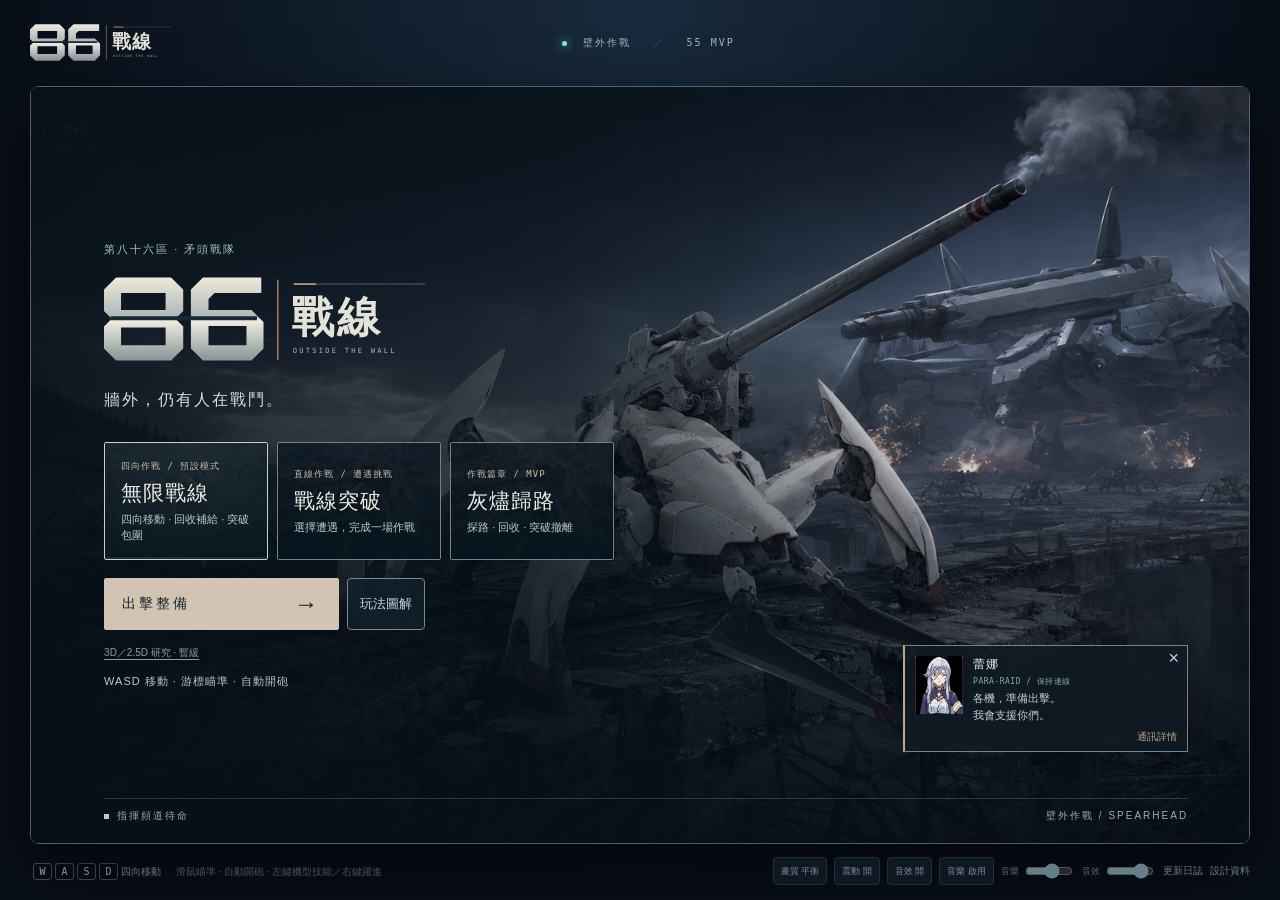
<file: index.html>
<!doctype html>
<html lang="zh-Hant">
<head>
<meta charset="utf-8"><meta name="viewport" content="width=device-width,initial-scale=1,viewport-fit=cover"><meta name="theme-color" content="#080e18">
<title>86 戰線 — 戰術試驗場</title><link rel="stylesheet" href="style.css?v=86-55-ash"><link rel="icon" href="data:,"></head>
<body>
<main class="shell">
<header><a class="brand" href="./"><img class="brand-logo" src="assets/v37-wordmark.svg" alt="86 戰線"></a><div class="mode"><i></i> 壁外作戰 <span>／</span> 55 MVP</div><div class="actions"><button id="configure">重新配置</button><button id="pause" aria-label="暫停遊戲" disabled>暫停 <kbd>P</kbd></button></div></header>
<section class="arena" aria-label="86 戰線遊戲區">
<section id="titleScreen" class="title-screen" aria-labelledby="titleScreenHeading">
<div class="title-art" aria-hidden="true"></div><div class="title-shade" aria-hidden="true"></div>
<div class="title-copy"><p class="title-kicker">第八十六區 · 矛頭戰隊</p><h1 id="titleScreenHeading"><img src="assets/v37-wordmark.svg" alt="86 戰線"></h1><p class="title-subtitle">牆外，仍有人在戰鬥。</p><div class="title-rule" aria-hidden="true"></div><div class="mode-select" aria-label="遊戲模式">
<button type="button" class="mode-card" data-choice="gameMode" data-game-mode="endless" data-value="endless"><span class="mode-art" aria-hidden="true"><img src="assets/v37-mode-atlas.png" alt=""></span><small>四向作戰 / 預設模式</small><strong>無限戰線</strong><span>四向移動 · 回收補給 · 突破包圍</span></button>
<button type="button" class="mode-card" data-choice="gameMode" data-game-mode="frontline" data-value="frontline"><span class="mode-art" aria-hidden="true"><img src="assets/v37-mode-atlas.png" alt=""></span><small>直線作戰 / 遭遇挑戰</small><strong>戰線突破</strong><span>選擇遭遇，完成一場作戰</span></button>
<button type="button" class="mode-card campaign-card" data-choice="gameMode" data-game-mode="campaign" data-value="campaign"><span class="mode-art" aria-hidden="true"><img src="assets/v37-mode-atlas.png" alt=""></span><small>作戰篇章 / MVP</small><strong>灰燼歸路</strong><span>探路 · 回收 · 突破撤離</span></button>
<input type="hidden" id="gameMode" value="endless"></div>
<div class="title-actions"><button id="enterGame" class="enter-game" type="button">出擊整備 <span aria-hidden="true">→</span></button><button type="button" class="guide-open">玩法圖解</button></div><a class="mode-research" href="art-direction/86-reference/design-overview.html">3D／2.5D 研究 · 暫緩</a><small id="titleControl" class="title-control">左右移動 · 自動射擊 · 走位選補給</small></div>
<aside class="title-radio" aria-label="蕾娜的待命通訊"><div class="radio-portrait"><img src="assets/characters/lena-reference.png" alt="蕾娜"></div><div><strong>蕾娜</strong><small>PARA-RAID / 保持連線</small><p>各機，準備出擊。<br>我會支援你們。</p></div></aside>
<div class="title-signal"><span>指揮頻道待命</span><span>壁外作戰 / SPEARHEAD</span></div>
</section>
<button id="returnTitle" class="return-title" type="button">返回首頁</button>
<section id="trainingPanel" class="training-panel" hidden aria-label="實戰練習指引"><div class="training-heading"><img id="trainingPortrait" src="assets/characters/lena-reference.png" alt="蕾娜"><div><small id="trainingStep"></small><h2 id="trainingTitle"></h2></div></div><p id="trainingObjective"></p><p id="trainingMessage" aria-live="polite"></p><div class="training-track"><i id="trainingProgress"></i></div><div class="training-actions"><button id="trainingRetry" type="button">重試本項</button><button id="trainingExit" type="button">離開練習</button></div></section>
<canvas id="game" aria-label="使用 A、D、方向鍵或拖曳左右移動，自動射擊" tabindex="0"></canvas>
<div class="vignette"></div><section id="missionPanel" class="mission-panel" hidden aria-label="作戰目標"><small>ASH RETURN / 作戰目標</small><strong id="missionObjective" aria-live="polite"></strong><span id="missionHint"></span><div class="mission-progress"><i id="missionProgress"></i></div><button id="missionInteract" type="button"><kbd>E</kbd> 開始回收</button></section>
<div class="hud"><div class="squad-stat"><span>作戰小隊</span><strong id="count">02<small>／04</small></strong><div id="shield" class="shield">護盾 0</div></div><div class="hud-center"><span id="threat">戰線推進中</span><time id="time">00:00</time><div class="threat-track" role="progressbar" aria-label="作戰目標完成度" aria-valuemin="0" aria-valuemax="100"><i id="threatbar"></i></div><div id="objectiveRoute" class="objective-route" hidden><span id="routeDino"><img id="routeDinoImage" alt="重戰車"></span><i></i><span id="routeMorpho"><img id="routeMorphoImage" alt="電磁加速砲"></span></div></div><div class="kills"><span>確認擊破</span><strong id="kills">000</strong><small id="bosskills">BOSS 00</small></div></div>
<div id="bossbar" class="bossbar" data-phase="armored" hidden>
<small id="bossWave" class="boss-wave" hidden></small>
<div class="boss-caption"><span><i></i> <b id="bossname">LÖWE · 戰車型指揮機</b></span><strong id="bosshp">100%</strong></div>
<div class="boss-track"><i id="bossfill"></i><span></span><span></span></div>
<div class="boss-systems">
<div id="bossnodeleft" class="boss-node" data-active="true" data-firing="false" role="img" aria-label="左副砲在線"><svg viewBox="0 0 28 24" fill="none" aria-hidden="true"><path class="node-body" d="M11 2h6v10h4l3 8H4l3-8h4V2Z"/><path class="node-detail" d="M8 16h12M14 4v9M8 23h12"/><path class="node-break" d="m5 3 18 18M19 3 4 19"/></svg><span>左砲</span></div>
<div id="bossContacts" class="boss-contacts" hidden></div>
<div class="boss-phase"><small id="bosshint">裝甲閉合</small><span class="boss-phase-track" aria-hidden="true"><i id="bossphasefill"></i></span></div>
<div id="bossnoderight" class="boss-node" data-active="true" data-firing="false" role="img" aria-label="右副砲在線"><svg viewBox="0 0 28 24" fill="none" aria-hidden="true"><path class="node-body" d="M11 2h6v10h4l3 8H4l3-8h4V2Z"/><path class="node-detail" d="M8 16h12M14 4v9M8 23h12"/><path class="node-break" d="m5 3 18 18M19 3 4 19"/></svg><span>右砲</span></div>
</div></div>
<div id="arenaWeapons" class="arena-weapons" role="group" aria-label="武器切換，數字鍵或 Q 輪替" hidden><button type="button" data-weapon-slot="1"><kbd>1</kbd><b>主砲</b><span>∞</span></button><button type="button" data-weapon-slot="2"><kbd>2</kbd><b>機砲</b><span>0 / 120</span></button><button type="button" data-weapon-slot="3"><kbd>3</kbd><b>穿甲重砲</b><span>0 / 18</span></button><small>Q 輪替</small></div>
<div id="arenaAbilities" class="arena-abilities" hidden><button id="arenaBurst" type="button" aria-label="左鍵機型技能"><kbd>左鍵</kbd><b>機型技能</b><span>就緒</span></button><button id="arenaDash" type="button" aria-label="右鍵越障躍進，冷卻3秒"><kbd>右鍵</kbd><b>越障躍進</b><span>就緒</span></button></div>
<div id="machineStatus" class="machine-status"></div><div id="toast" class="toast" role="status"></div><div id="warning" class="warning" role="status"></div><div id="combo" class="combo"></div>
<div class="bottom-hud"><div class="weapon"><div class="weapon-icon"><svg viewBox="0 0 64 28" fill="none" aria-hidden="true"><path d="M5 9h31l5-5h8v5h11v7H35l-5 8h-9l2-8H8z" fill="currentColor"/><path d="M37 19h18M12 4h15" stroke="currentColor" stroke-width="2"/></svg></div><div><small id="weaponlevel">火力 LV.0</small><b id="weaponname">57mm 滑膛砲</b></div><div class="weapon-dots" id="dots"></div></div><div class="boost" id="boost" hidden>超載火力 <strong id="boosttime">8</strong><small>秒</small></div><button id="tactical" class="tactical">支援砲擊 <small>空白鍵 · 1 次</small></button><div class="bottom-tip" id="tip">走位選補給</div></div>
<aside id="combatRadio" class="combat-radio" data-character="shin" role="status" aria-live="polite" aria-atomic="true" hidden><div class="radio-portrait"><img id="radioPortrait" src="assets/characters/shin-reference.png" alt="辛"></div><div class="radio-copy"><div class="radio-meta"><strong id="radioName">辛</strong><small id="radioChannel">作戰通訊</small></div><p id="radioText"></p></div></aside>
<div id="eventNotice" class="event-notice" role="status" hidden><span class="event-signal" aria-hidden="true"></span><div><small id="eventCode"></small><strong id="eventTitle"></strong></div><span id="eventDetail"></span></div>
<div id="transition" class="sortie-transition" hidden><div class="transition-content"><div class="phase-manifest"><figure><img id="phaseMachine" alt=""><figcaption>出擊機體</figcaption></figure><span class="phase-link" aria-hidden="true">→</span><figure><img id="phaseEnemy" alt=""><figcaption id="phaseEnemyName">作戰目標</figcaption></figure></div><div class="phase-dialogue" role="status" aria-live="polite" hidden><div class="phase-speaker-portrait"><img id="phaseSpeakerPortrait" src="assets/characters/lena-reference.png" alt="蕾娜"></div><div><strong id="phaseSpeakerName">蕾娜</strong><small>PARA-RAID / 出擊通訊</small><p id="phaseSpeakerText"></p></div></div><small id="phaseLabel">出擊準備</small><h2 id="phaseTitle">系統連線</h2><p id="phaseDetail"></p><div class="phase-track"><i id="phaseProgress"></i></div><button id="skipPhase" type="button">略過準備</button></div></div>
<section id="debrief" class="debrief" aria-labelledby="reportTitle" hidden><div class="report-visual"><img id="reportMachine" alt="本次出擊機體"><span id="reportModel"></span></div><div class="report-content"><div class="report-dialogue" role="status" aria-live="polite" hidden><div class="report-speaker-portrait"><img id="reportSpeakerPortrait" src="assets/characters/shin-reference.png" alt="辛"></div><div><strong id="reportSpeakerName">辛</strong><small>PARA-RAID / 戰況回報</small><p id="reportSpeakerText"></p></div></div><small id="reportCode" class="report-code">SPEARHEAD / AFTER ACTION REPORT</small><h2 id="reportTitle" tabindex="-1"></h2><p id="reportSummary"></p><div class="report-objective"><img id="reportEnemy" alt=""><div><small>作戰目標</small><strong id="reportObjective"></strong></div><span id="reportObjectiveState"></span></div><div id="reportCause" class="report-cause"></div><div class="report-decisions"><button id="nextEncounter" class="next-encounter" type="button"><img id="nextEnemy" alt=""><span><small>下一場遭遇</small><strong id="nextName"></strong><span id="nextCounter"></span></span><b aria-hidden="true">→</b></button><div class="report-actions"><button id="retry" type="button">重試這一場</button><button id="changeLoadout" type="button">調整裝備</button></div></div><div id="reportStats" class="report-stats"></div><div id="reportResources" class="report-resources"></div><p id="reportLoadout" class="report-loadout"></p><small id="reportFootnote" class="report-footnote">下一場保留出擊機體、初始彈藥與戰術；場內強化重新取得。重試保留本場敵軍安排，敵人仍會依走位反應。</small></div></section>
<div id="overlay" class="overlay"><div class="intro"><div class="eyebrow" id="eyebrow"><i></i> 戰線已開放</div><div class="title-code">SPEARHEAD / OPERATION 27</div><h1 id="title">出擊<span>整備</span></h1><p id="description">選擇你的機體，突破軍團戰線。</p><div id="result" class="result" hidden></div><aside id="briefingRadio" class="briefing-radio" aria-label="蕾娜的出擊建議" aria-live="polite" aria-atomic="true"><div class="radio-portrait"><img src="assets/characters/lena-reference.png" alt="蕾娜"></div><div class="briefing-copy"><div class="radio-meta"><strong>蕾娜</strong><small>指揮管制</small></div><p id="briefingMachine"></p><p id="briefingEnemy"></p></div></aside><div id="loadout" class="loadout" tabindex="0" aria-label="出擊配置，可捲動查看機體與裝備">
<fieldset class="choice-group prep-mode-choice"><legend>作戰模式</legend><div class="compact-options"><button type="button" class="compact-card" data-choice="gameMode" data-value="endless"><b>無限戰線</b><small>四向作戰</small></button><button type="button" class="compact-card" data-choice="gameMode" data-value="frontline"><b>戰線突破</b><small>直線遭遇</small></button><button type="button" class="compact-card" data-choice="gameMode" data-value="campaign"><b>灰燼歸路</b><small>回收撤離</small></button></div></fieldset>
<section class="campaign-brief"><small>OPERATION / ASH RETURN</small><h2>帶著物資，也帶著自己回來。</h2><div class="mission-route"><span><b>01</b> 切斷觀測</span><i>→</i><span><b>02</b> 回收物資</span><i>→</i><span><b>03</b> 突破撤離</span></div><p>靠近回收點按 E 開始，離開即可中止。西側救援可取得補給；北側封鎖可擊破或繞行。</p><small>共和國前線 · 原創局部作戰 · 本關固定 M1A4</small></section><fieldset class="choice-group machine-choice"><legend>我方機體</legend><div class="choice-grid machine-cards">
<button type="button" class="choice-card" data-choice="machine" data-value="m1a4"><img src="art-direction/86-reference/images/official-m1a4.jpg" alt=""><b>M1A4</b><small>機動反擊</small></button><button type="button" class="choice-card" data-choice="machine" data-value="m4a3"><img src="art-direction/86-reference/images/official-m4a3.jpg" alt=""><b>M4A3</b><small>停穩重砲</small></button><button type="button" class="choice-card" data-choice="machine" data-value="xm2"><img src="art-direction/86-reference/images/official-xm2.jpg" alt=""><b>XM2</b><small>高速近擊</small></button></div><input type="hidden" id="machine" value="m1a4"></fieldset>
<fieldset class="choice-group encounter-choice"><legend>遭遇選擇</legend><div class="choice-grid encounter-cards">
<button type="button" class="choice-card" data-choice="encounter" data-value="mixed"><b>混合戰</b><small>雙頭目</small></button><button type="button" class="choice-card" data-choice="encounter" data-value="fire-support"><b>火力支援</b><small>干擾與砲兵</small></button><button type="button" class="choice-card" data-choice="encounter" data-value="mines"><b>地雷連鎖</b><small>快速體驗</small></button><button type="button" class="choice-card" data-choice="encounter" data-value="dinosauria"><b>Dinosauria</b><small>直接挑戰</small></button><button type="button" class="choice-card" data-choice="encounter" data-value="morpho"><b>Morpho</b><small>直接挑戰</small></button><button type="button" class="choice-card" data-choice="encounter" data-value="pursuit"><b>獵兵追擊</b><small>誘導與反擊</small></button></div><input type="hidden" id="encounter" value="mixed"></fieldset>
<section class="choice-group arena-map-choice" aria-labelledby="arenaMapLabel"><h2 id="arenaMapLabel" class="choice-legend">作戰地區</h2><div class="choice-grid arena-map-cards"><button type="button" class="choice-card arena-map-card" data-choice="arenaMap" data-value="ruins"><svg viewBox="0 0 160 160" aria-hidden="true"></svg><b>廢墟街區</b><small>街口交叉 · 繞牆換線</small></button><button type="button" class="choice-card arena-map-card" data-choice="arenaMap" data-value="depot"><svg viewBox="0 0 160 160" aria-hidden="true"></svg><b>補給基地</b><small>長排庫房 · 中央通道</small></button><button type="button" class="choice-card arena-map-card" data-choice="arenaMap" data-value="rail"><svg viewBox="0 0 160 160" aria-hidden="true"></svg><b>鐵路砲陣地</b><small>橫向列車 · 缺口穿越</small></button></div><input type="hidden" id="arenaMap" value="ruins"></section>
<section class="choice-group arena-boss-choice" aria-labelledby="arenaBossLabel"><h2 id="arenaBossLabel" class="choice-legend">首個接敵目標</h2><div class="choice-grid arena-boss-cards">
<button type="button" class="choice-card" data-choice="arenaBoss" data-value="dinosauria"><img data-boss-preview="dinosauria" alt="Dinosauria 重戰車型"><b>Dinosauria</b><small>重砲交叉射界</small></button><button type="button" class="choice-card" data-choice="arenaBoss" data-value="phoenix"><img data-boss-preview="phoenix" alt="Phönix 高機動型"><b>Phönix</b><small>潛伏獵殺與追斬</small></button><button type="button" class="choice-card" data-choice="arenaBoss" data-value="morpho"><img data-boss-preview="morpho" alt="Morpho 電磁砲型"><b>Morpho</b><small>扇面電磁砲</small></button></div><input type="hidden" id="arenaBoss" value="dinosauria"><p class="arena-boss-note">只決定首個 Boss，之後三型輪替接敵。</p></section>
<div id="introSide" class="loadout-previews">
<figure class="ally-dossier"><div class="preview-heading">機體情報 <span id="allyModel">M1A4</span></div><img id="allyPreview" src="art-direction/86-reference/images/official-m1a4.jpg" alt="M1A4 破壞神官方機型參考"><figcaption id="allyRole">機動反擊</figcaption><div id="allyStats" class="dossier-stats"></div><div id="machineBrief" class="skill-brief"></div></figure>
<figure class="enemy-dossier"><div class="preview-heading">敵情分析 <span id="enemyModel">DINOSAURIA</span></div><div class="enemy-images"><img id="enemyPreview" src="art-direction/86-reference/images/official-dinosauria.jpg" alt="Dinosauria 重戰車型官方機型參考"><img id="enemySecond" src="art-direction/86-reference/images/official-morpho.jpg" alt="Morpho 電磁加速砲型官方機型參考"></div><figcaption id="enemyRole">重戰車 → 電磁加速砲</figcaption><div id="enemyStats" class="enemy-stats"></div><div id="encounterBrief" class="counter-brief"></div></figure>
<section class="arena-weapon-brief" aria-label="戰場武器用途"><h2>回收補給，擴充武器</h2><p><b>主砲</b><span>開局可用，自動射擊</span></p><p><b>機砲</b><span>高射速壓制，有限彈藥</span></p><p><b>穿甲重砲</b><span>貫穿成列目標，有限重彈</span></p><small>回收彈箱後按 Q 輪替；耗盡自動切回主砲。</small></section>
<small class="preview-credit">戰鬥機型預覽 · 設定參考 © 86 動畫製作委員會</small>
</div>
<fieldset class="choice-group compact-choice ammo-choice"><legend>起始彈藥</legend><div class="compact-options"><button type="button" class="compact-card" data-choice="ammo" data-value="standard"><svg class="choice-icon" aria-hidden="true"
  xmlns="http://www.w3.org/2000/svg"
  width="24"
  height="24"
  viewBox="0 0 24 24"
  fill="none"
  stroke="currentColor"
  stroke-width="2"
  stroke-linecap="round"
  stroke-linejoin="round"
>
  <circle cx="12" cy="12" r="10" />
  <line x1="22" x2="18" y1="12" y2="12" />
  <line x1="6" x2="2" y1="12" y2="12" />
  <line x1="12" x2="12" y1="6" y2="2" />
  <line x1="12" x2="12" y1="22" y2="18" />
</svg>
 <b>通用彈</b><small>均衡</small></button><button type="button" class="compact-card" data-choice="ammo" data-value="ap"><svg class="choice-icon" aria-hidden="true"
  xmlns="http://www.w3.org/2000/svg"
  width="24"
  height="24"
  viewBox="0 0 24 24"
  fill="none"
  stroke="currentColor"
  stroke-width="2"
  stroke-linecap="round"
  stroke-linejoin="round"
>
  <circle cx="12" cy="12" r="10" />
  <circle cx="12" cy="12" r="6" />
  <circle cx="12" cy="12" r="2" />
</svg>
 <b>穿甲彈</b><small>慢射／貫穿</small></button><button type="button" class="compact-card" data-choice="ammo" data-value="he"><svg class="choice-icon" aria-hidden="true"
  xmlns="http://www.w3.org/2000/svg"
  width="24"
  height="24"
  viewBox="0 0 24 24"
  fill="none"
  stroke="currentColor"
  stroke-width="2"
  stroke-linecap="round"
  stroke-linejoin="round"
>
  <circle cx="11" cy="13" r="9" />
  <path d="M14.35 4.65 16.3 2.7a2.41 2.41 0 0 1 3.4 0l1.6 1.6a2.4 2.4 0 0 1 0 3.4l-1.95 1.95" />
  <path d="m22 2-1.5 1.5" />
</svg>
 <b>榴彈</b><small>清群／弱破甲</small></button></div><input type="hidden" id="ammo" value="standard"><div id="ammoBrief" class="equipment-brief"></div></fieldset>
<fieldset class="choice-group compact-choice tactic-choice"><legend>攜帶戰術</legend><div class="compact-options"><button type="button" class="compact-card" data-choice="tactic" data-value="support"><svg class="choice-icon" aria-hidden="true"
  xmlns="http://www.w3.org/2000/svg"
  width="24"
  height="24"
  viewBox="0 0 24 24"
  fill="none"
  stroke="currentColor"
  stroke-width="2"
  stroke-linecap="round"
  stroke-linejoin="round"
>
  <path d="M19.07 4.93A10 10 0 0 0 6.99 3.34" />
  <path d="M4 6h.01" />
  <path d="M2.29 9.62A10 10 0 1 0 21.31 8.35" />
  <path d="M16.24 7.76A6 6 0 1 0 8.23 16.67" />
  <path d="M12 18h.01" />
  <path d="M17.99 11.66A6 6 0 0 1 15.77 16.67" />
  <circle cx="12" cy="12" r="2" />
  <path d="m13.41 10.59 5.66-5.66" />
</svg>
 <b>支援砲擊</b><small>對準後呼叫</small></button><button type="button" class="compact-card" data-choice="tactic" data-value="decoy"><svg class="choice-icon" aria-hidden="true"
  xmlns="http://www.w3.org/2000/svg"
  width="24"
  height="24"
  viewBox="0 0 24 24"
  fill="none"
  stroke="currentColor"
  stroke-width="2"
  stroke-linecap="round"
  stroke-linejoin="round"
>
  <path d="M3 7V5a2 2 0 0 1 2-2h2" />
  <path d="M17 3h2a2 2 0 0 1 2 2v2" />
  <path d="M21 17v2a2 2 0 0 1-2 2h-2" />
  <path d="M7 21H5a2 2 0 0 1-2-2v-2" />
</svg>
 <b>誘餌</b><small>放置後離開</small></button></div><input type="hidden" id="tactic" value="support"><div id="tacticBrief" class="equipment-brief"></div></fieldset>
<label>遭遇種子<input id="seed" type="number" value="42" min="1" max="999999" inputmode="numeric"></label><p class="replay-note">固定隨機起點，方便重試；敵軍仍會依戰況行動。</p>

</div><button id="start" class="start" disabled>開始作戰 <span>→</span></button><div class="hint" id="hint">左右移動 · 自動砲擊 · 走位選補給</div><button type="button" class="guide-open prep-guide">玩法圖解</button><small id="assetstatus" class="asset-status">正在準備作戰裝備…</small></div></div>
</section>
<footer><span id="footerControls"><kbd>A</kbd><kbd>D</kbd> / <kbd>←</kbd><kbd>→</kbd> 左右移動 <em>或按住畫面拖曳</em></span><div class="audio-levels" aria-label="遊戲設定"><button id="renderQuality" type="button" aria-label="切換清晰畫質" aria-pressed="false" title="平衡：優先流暢；清晰：優先戰場細節">畫質 平衡</button><button id="motion" aria-label="減少畫面震動">震動 開</button><button id="sound" aria-label="切換音效" aria-pressed="true">音效 開</button><button id="music" aria-label="切換音樂" aria-pressed="true">音樂 開</button><label>音樂 <input id="musicVolume" type="range" min="0" max="100" value="58" aria-label="背景音樂音量"></label><label>音效 <input id="sfxVolume" type="range" min="0" max="100" value="85" aria-label="音效音量"></label><a href="changelog.html" target="_blank" rel="noopener">更新日誌</a><a href="art-direction/86-reference/design-overview.html">設計資料</a></div></footer>
</main><dialog id="commandDialog" aria-labelledby="commandDialogTitle"><button type="button" class="command-dialog-close" aria-label="關閉">×</button><small class="command-code">PARA-RAID / FIELD MANUAL</small><h2 id="commandDialogTitle"></h2><div id="commandDialogBody"></div></dialog><script src="assets/units-data.js?v=86-55-ash"></script><script src="game-core.js?v=86-55-ash"></script><script src="game-arena-core.js?v=86-55-ash"></script><script src="game-campaign.js?v=86-55-ash"></script><script src="game-audio.js?v=86-55-ash"></script><script src="game-menu.js?v=86-55-ash"></script><script src="game-arena-view.js?v=86-55-ash"></script><script src="game-training.js?v=86-55-ash"></script><script src="game.js?v=86-55-ash"></script></body></html>
</file>
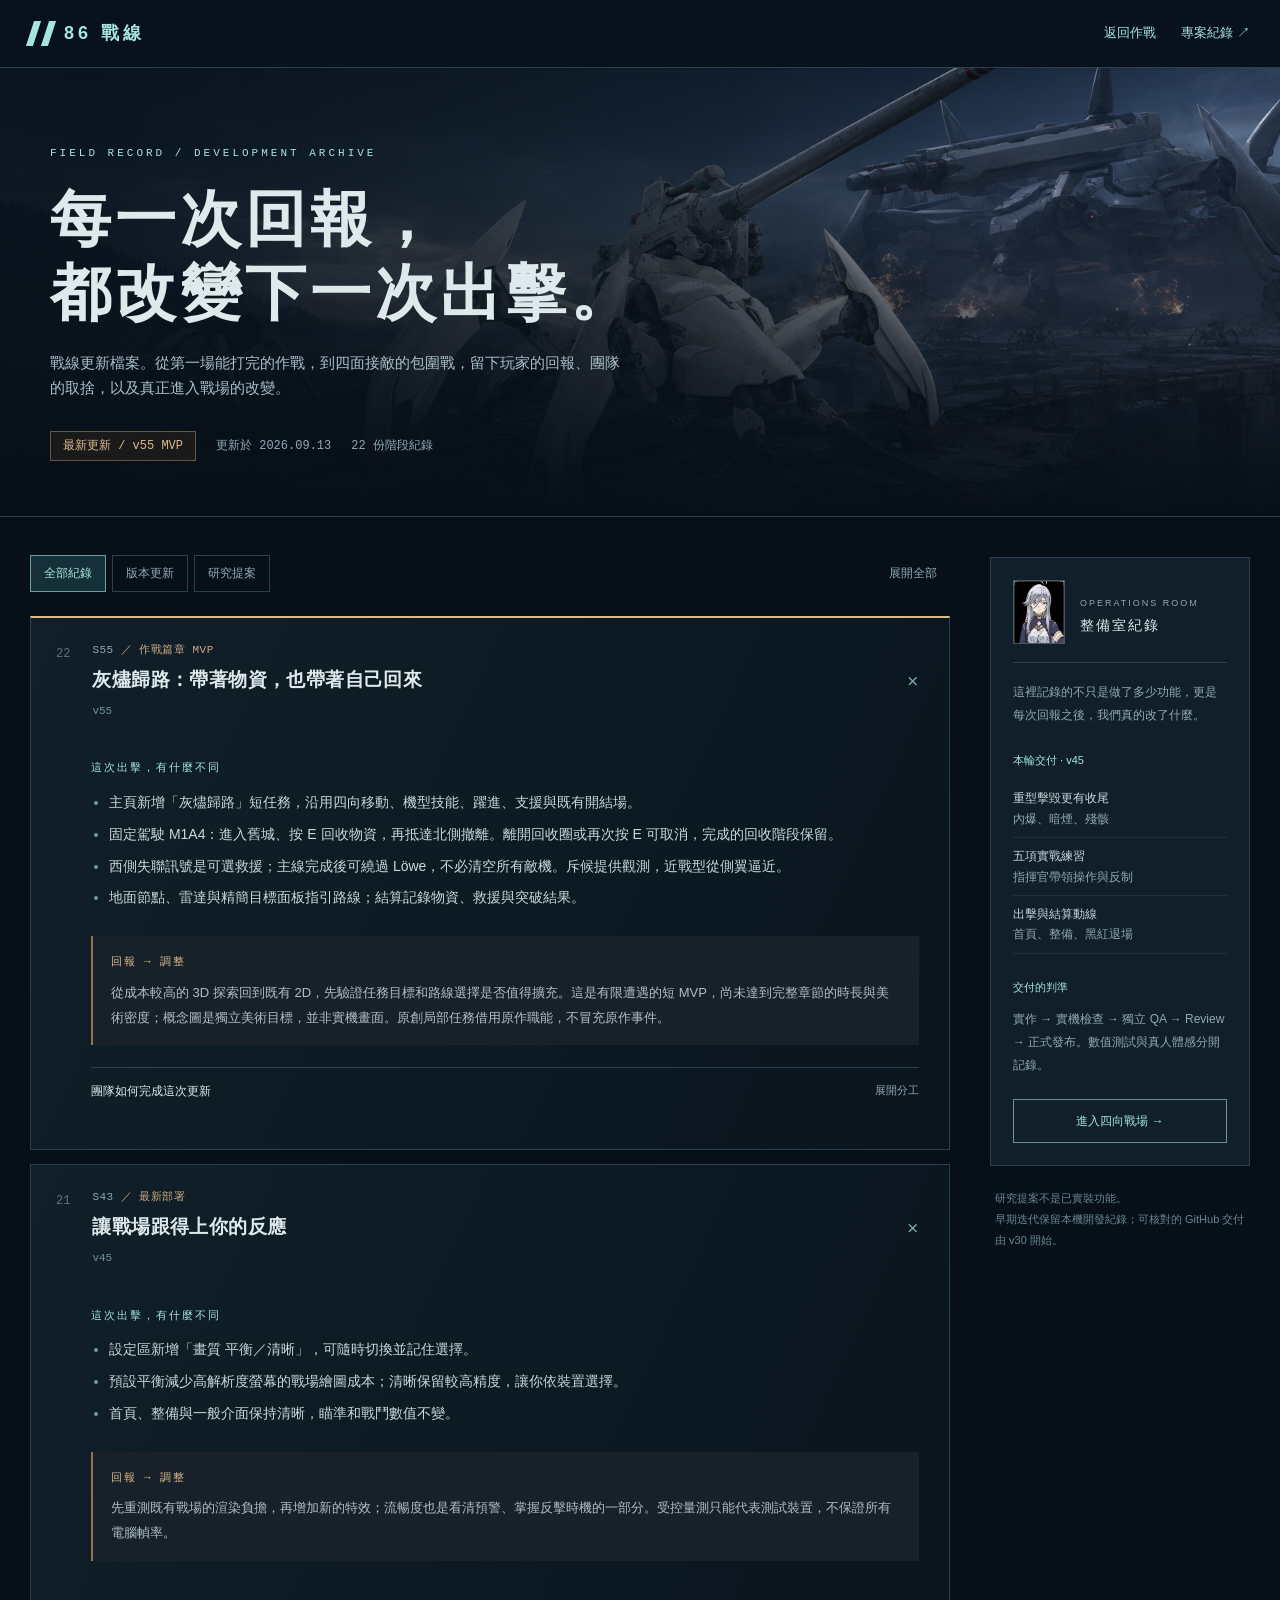
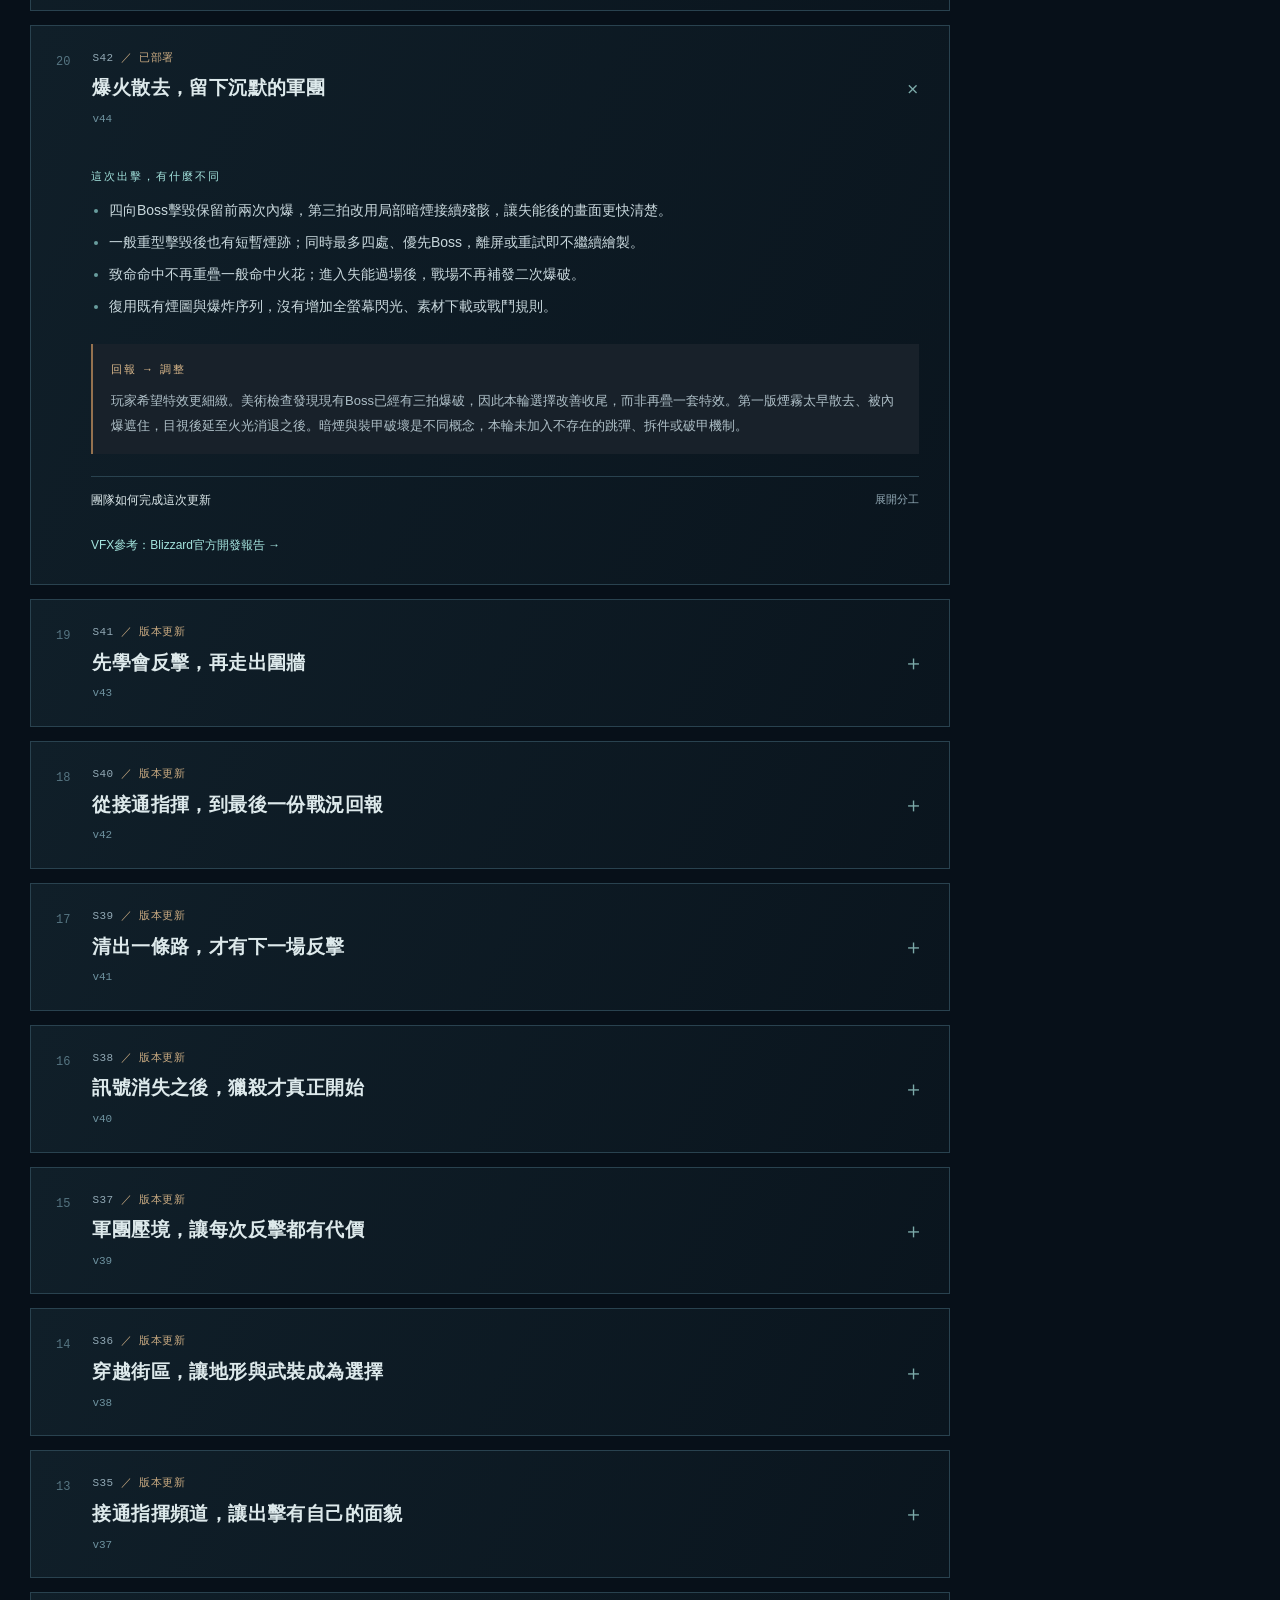
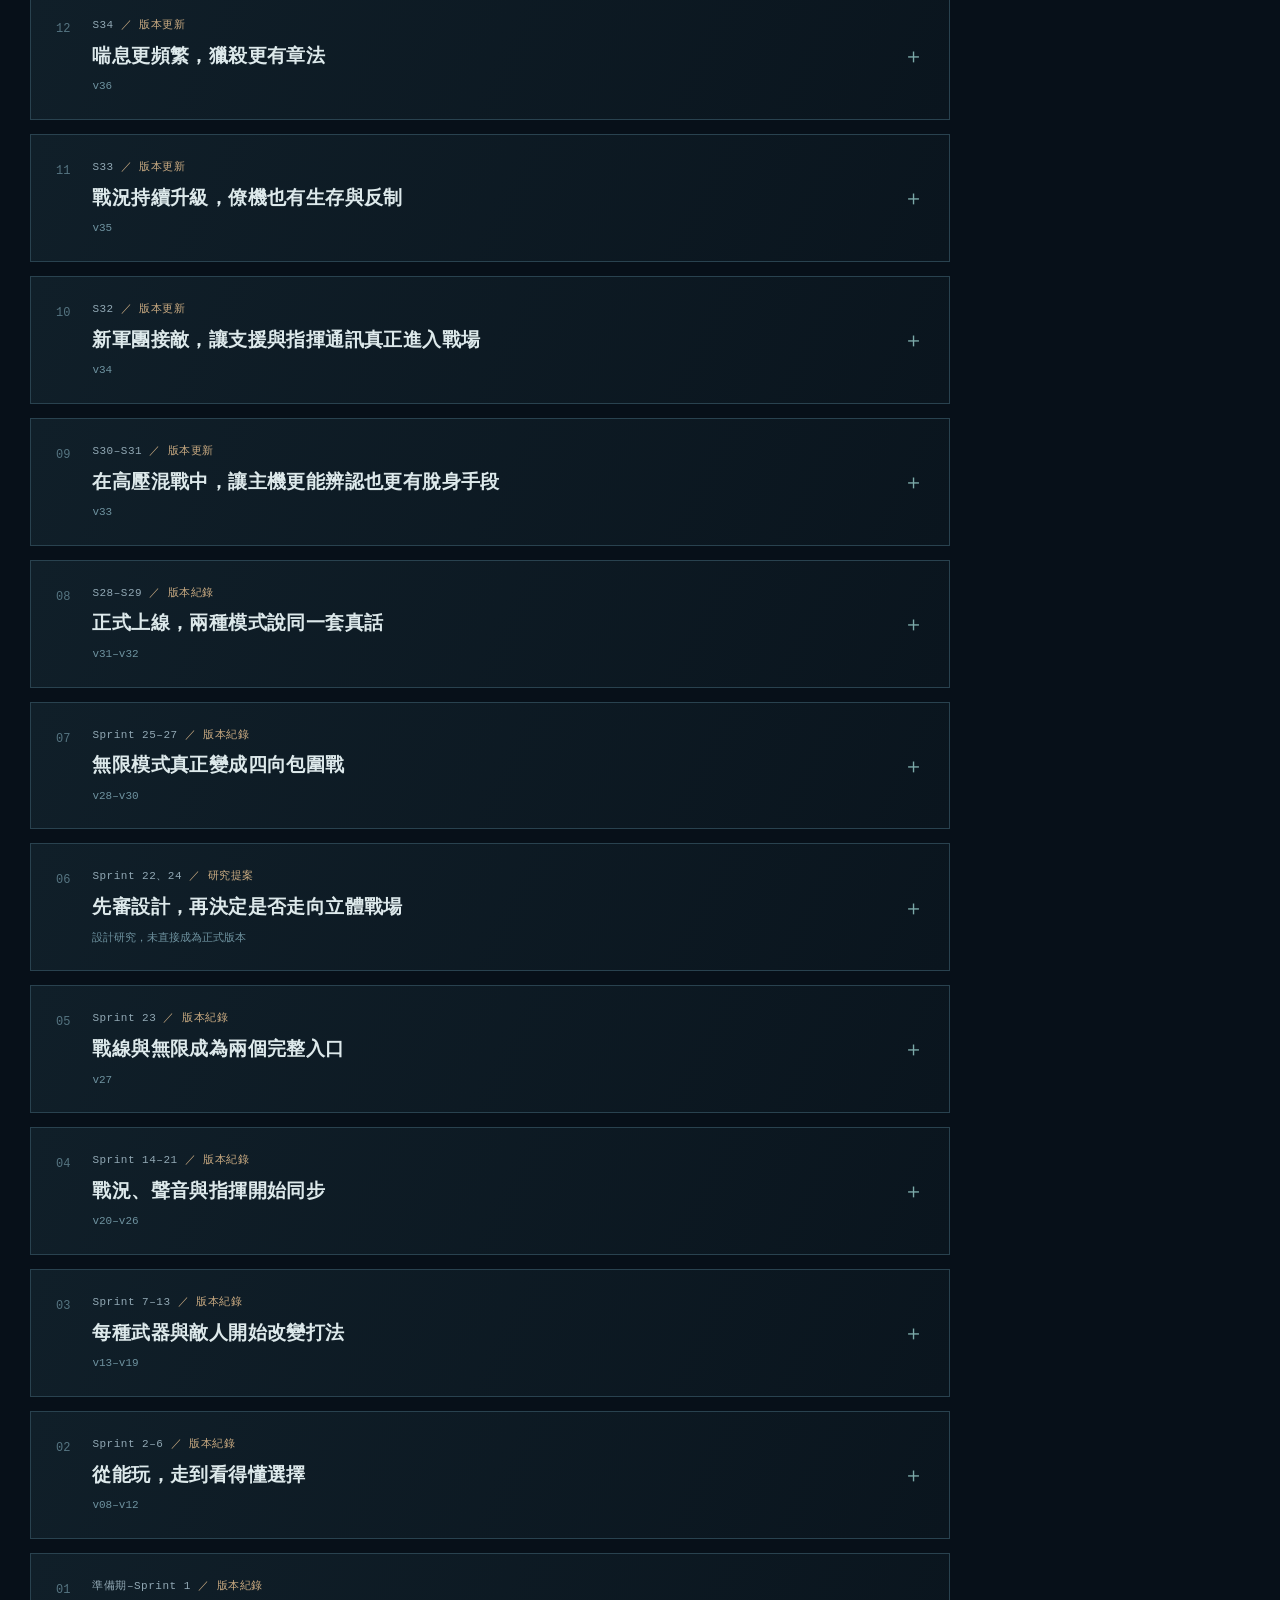
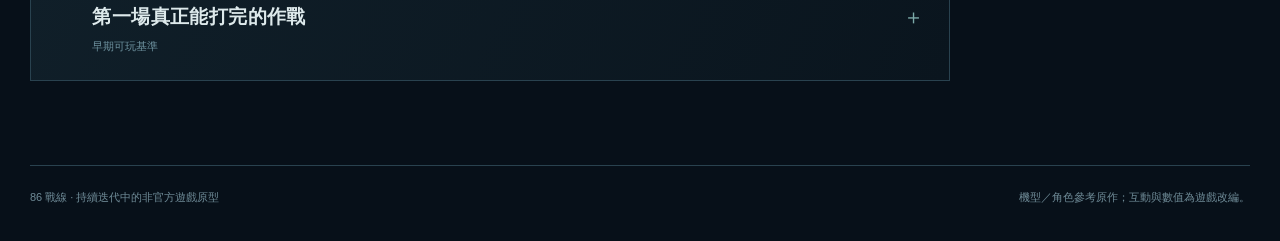
<file: changelog.html>
<!doctype html>
<html lang="zh-Hant">
<head>
<meta charset="UTF-8">
<meta name="viewport" content="width=device-width,initial-scale=1">
<title>戰線更新檔案 — 86 戰線</title>
<meta name="description" content="從第一場出擊到四向包圍戰：86戰線的版本更新、玩家回報與開發團隊紀錄。">
<style>
:root{color-scheme:dark;--bg:#071019;--panel:#0c1923;--line:#29424f;--text:#dde9eb;--muted:#91a8b4;--cyan:#a5e5df;--amber:#ddba8c}*{box-sizing:border-box}body{margin:0;background:var(--bg);color:var(--text);font-family:-apple-system,BlinkMacSystemFont,"PingFang TC","Microsoft JhengHei",sans-serif;line-height:1.7}a{color:var(--cyan);text-decoration:none}a:hover{color:#fff}button,summary,a{-webkit-tap-highlight-color:transparent}a:focus-visible,button:focus-visible,summary:focus-visible{outline:2px solid var(--cyan);outline-offset:5px}header{border-bottom:1px solid var(--line);background:#08131dea;padding:18px max(24px,calc((100vw - 1220px)/2));display:flex;align-items:center;justify-content:space-between;gap:20px}.brand{font-size:18px;font-weight:800;letter-spacing:4px;display:flex;align-items:center;gap:12px}.mark{display:block;width:22px;height:25px;transform:skew(-18deg);border-left:7px solid var(--cyan);border-right:7px solid var(--cyan)}header nav{display:flex;gap:25px;font-size:13px}.hero{position:relative;max-width:1320px;margin:auto;padding:76px 50px 55px;isolation:isolate;overflow:hidden;border-bottom:1px solid var(--line)}.hero:before{content:"";position:absolute;inset:0;z-index:-2;background:linear-gradient(90deg,#08131df5 8%,#08131dbb 52%,#08131d33),url('art-direction/86-reference/images/concept-key-visual.png') center 43%/cover}.hero:after{content:"";position:absolute;inset:0;z-index:-1;background:linear-gradient(0deg,var(--bg),transparent 65%);pointer-events:none}.eyebrow,.meta,.version,.status,.index{font-family:ui-monospace,SFMono-Regular,Consolas,monospace}.eyebrow{color:var(--cyan);font-size:11px;letter-spacing:3px}.hero h1{font-size:clamp(32px,4.8vw,62px);font-weight:650;letter-spacing:4px;line-height:1.2;margin:20px 0}.hero p{max-width:570px;color:#aabfc9;font-size:15px}.status{display:flex;gap:20px;align-items:center;margin-top:30px;color:var(--muted);font-size:12px}.status b{color:var(--amber);border:1px solid #695543;background:#231f1aa8;padding:4px 12px;font-weight:500}.layout{max-width:1220px;margin:0 auto;padding:38px 0 70px;display:grid;grid-template-columns:minmax(0,1fr) 260px;gap:40px}.toolbar{display:flex;align-items:center;justify-content:space-between;gap:12px;padding-bottom:24px}.filters{display:flex;gap:6px;flex-wrap:wrap}button{font:inherit;cursor:pointer;border:1px solid var(--line);background:transparent;color:var(--muted);font-size:12px;padding:7px 13px;transition:background .16s,color .16s}button:hover,button[aria-pressed="true"]{color:var(--cyan);border-color:#709d9e;background:#163039}#expand{border:0;white-space:nowrap}summary{list-style:none;cursor:pointer}summary::-webkit-details-marker{display:none}.entry{border:1px solid var(--line);margin-bottom:14px;background:linear-gradient(115deg,#101f29,#0a151e)}.entry[hidden]{display:none}.entry>summary{display:flex;align-items:center;gap:22px;padding:23px 25px}.entry:first-of-type{border-top:2px solid var(--amber)}.index{color:#567582;align-self:flex-start;margin-top:3px;font-size:12px}.entry-heading{display:flex;flex-direction:column;gap:7px;flex:1}.meta{color:var(--muted);font-size:11px;letter-spacing:.5px}.meta span{color:#c9aa81}.entry strong{font-size:19px;line-height:1.5;letter-spacing:.4px;font-weight:600}.version{font-size:11px;color:#6e929f}.toggle{font-size:21px;color:#7caaa9}.entry[open]>.entry-heading{color:white}.entry[open]>summary .toggle{transform:rotate(45deg)}.entry-body{padding:0 30px 27px 60px;animation:appear .22s ease-out}.entry-body h3{font-weight:500;font-size:11px;letter-spacing:2px;color:var(--cyan);margin:15px 0 10px}.change-list ul{margin:0;padding-left:18px;color:#c9d8dd;font-size:14px}.change-list li{padding:4px 0}.change-list li::marker{color:#689d9e}.response{border-left:2px solid #95724f;padding:1px 18px;margin:22px 0;background:#18212a}.response h3{color:var(--amber)}.response p{font-size:13px;color:#aebfc7;line-height:1.9;margin:0 0 14px}.team-detail{border-top:1px solid var(--line);padding-top:13px;margin:20px 0}.team-detail>summary{font-size:12px;color:var(--text);display:flex;justify-content:space-between;gap:10px}.team-detail>summary span{color:var(--muted);font-size:11px}.team-detail dl{font-size:12px;margin:15px 0 0}.team-detail dl>div{display:grid;grid-template-columns:43px 1fr;gap:14px;padding:9px 0}.team-detail dt{color:var(--cyan)}.team-detail dd{margin:0;color:#9eb5c0}.entry-body>a{font-size:12px}.sidebar{padding-top:2px}.command{border:1px solid var(--line);padding:22px;background:#101f29}.command-head{display:flex;gap:15px;align-items:center;border-bottom:1px solid var(--line);padding-bottom:18px;margin-bottom:18px}.portrait{width:52px;height:64px;object-fit:cover;object-position:top;border:1px solid #405865;filter:saturate(.6)}.command h2{font-size:14px;font-weight:500;letter-spacing:2px;margin:0}.command small{font-size:9px;color:var(--muted);letter-spacing:2px}.command p{font-size:12px;color:var(--muted);line-height:1.9}.command h3{font-size:11px;color:var(--cyan);font-weight:500;margin-top:24px}.command ul{padding:0;margin:0;list-style:none}.command li{font-size:12px;color:var(--muted);padding:8px 0;border-bottom:1px solid #1b313d}.command li b{display:block;color:#c8d8de;font-weight:500}.note{font-size:11px;color:#688793;margin:22px 5px;line-height:1.9}.return{display:block;text-align:center;padding:11px;border:1px solid #6a9091;font-size:12px;margin-top:22px}.bottom{max-width:1220px;margin:0 auto;padding:22px 0 35px;border-top:1px solid var(--line);font-size:11px;color:#6f8b97;display:flex;justify-content:space-between;gap:20px}.empty{display:none}@keyframes appear{from{opacity:.4;transform:translateY(5px)}to{opacity:1;transform:none}}@media(max-width:1280px){.layout,.bottom{margin-left:30px;margin-right:30px}}@media(max-width:850px){.layout{grid-template-columns:1fr}.sidebar{display:none}.hero{padding:50px 28px 38px}.hero:before{background-position:60% center}.hero p{max-width:450px}.layout{padding-top:25px;margin:0 22px}.bottom{margin:0 22px}.entry>summary{padding:20px 17px;gap:14px}.entry-body{padding:0 20px 23px 43px}.entry strong{font-size:17px}}@media(max-width:480px){header{padding:15px 20px}.brand{font-size:14px;letter-spacing:2px}header nav{font-size:11px;gap:14px}.hero h1{letter-spacing:1px}.hero p{font-size:13px}.toolbar{align-items:flex-start}.filters{gap:5px}button{font-size:11px;padding:6px 9px}.status{gap:12px;font-size:10px}.entry-body{padding-left:20px}.meta{font-size:10px}.bottom{flex-direction:column;gap:7px}.index{display:none}}@media(prefers-reduced-motion:reduce){*{animation:none!important;transition:none!important}}
</style>
</head>
<body>
<header>
<a class="brand" href="./">
<span class="mark" aria-hidden="true">
</span>86 戰線</a>
<nav>
<a href="./?gameMode=endless">返回作戰</a>
<a href="https://github.com/allen880612/86-the-missing-sector">專案紀錄 ↗</a>
</nav>
</header>
<section class="hero">
<div class="eyebrow">FIELD RECORD / DEVELOPMENT ARCHIVE</div>
<h1>每一次回報，<br>都改變下一次出擊。</h1>
<p>戰線更新檔案。從第一場能打完的作戰，到四面接敵的包圍戰，留下玩家的回報、團隊的取捨，以及真正進入戰場的改變。</p>
<div class="status">
<b>最新更新 / v55 MVP</b>
<span>更新於 2026.09.13</span>
<span>22 份階段紀錄</span>
</div>
</section>
<main class="layout">
<section aria-label="版本沿革">
<div class="toolbar">
<div class="filters" role="group" aria-label="紀錄類別">
<button aria-pressed="true" data-filter="all">全部紀錄</button>
<button aria-pressed="false" data-filter="released">版本更新</button>
<button aria-pressed="false" data-filter="research">研究提案</button>
</div>
<button id="expand" aria-expanded="false">展開全部</button>
</div>
<div id="entries">
<details class="entry" data-type="released" open><summary><span class="index">22</span><span class="entry-heading"><span class="meta">S55 <span>／ 作戰篇章 MVP</span></span><strong>灰燼歸路：帶著物資，也帶著自己回來</strong><span class="version">v55</span></span><span class="toggle" aria-hidden="true">＋</span></summary><div class="entry-body"><div class="change-list"><h3>這次出擊，有什麼不同</h3><ul><li>主頁新增「灰燼歸路」短任務，沿用四向移動、機型技能、躍進、支援與既有開結場。</li><li>固定駕駛 M1A4：進入舊城、按 E 回收物資，再抵達北側撤離。離開回收圈或再次按 E 可取消，完成的回收階段保留。</li><li>西側失聯訊號是可選救援；主線完成後可繞過 Löwe，不必清空所有敵機。斥候提供觀測，近戰型從側翼逼近。</li><li>地面節點、雷達與精簡目標面板指引路線；結算記錄物資、救援與突破結果。</li></ul></div><div class="response"><h3>回報 → 調整</h3><p>從成本較高的 3D 探索回到既有 2D，先驗證任務目標和路線選擇是否值得擴充。這是有限遭遇的短 MVP，尚未達到完整章節的時長與美術密度；概念圖是獨立美術目標，並非實機畫面。原創局部任務借用原作職能，不冒充原作事件。</p></div><details class="team-detail"><summary>團隊如何完成這次更新 <span>展開分工</span></summary><dl><div><dt>設計</dt><dd>以回收、可選救援、撤離構成最小完整旅程，保留無限模式。</dd></div><div><dt>戰鬥</dt><dd>輕量 Agent 實作篇章規則與測試；主 Agent 整合既有畫面、音效與通訊。</dd></div><div><dt>QA</dt><dd>獨立規則 review，加速鍵鼠流程驗證回收取消、外側撤離、結算、重試與受控死亡。真人節奏與美術驗收尚待玩家。</dd></div><div><dt>Retro</dt><dd>路線腳本暴露外緣通道容錯不足，已加寬；下一輪先收玩家對任務選擇的回饋，再增加地圖與素材密度。</dd></div></dl></details></div></details>
<details class="entry" data-type="released" open><summary><span class="index">21</span><span class="entry-heading"><span class="meta">S43 <span>／ 最新部署</span></span><strong>讓戰場跟得上你的反應</strong><span class="version">v45</span></span><span class="toggle" aria-hidden="true">＋</span></summary><div class="entry-body"><div class="change-list"><h3>這次出擊，有什麼不同</h3><ul><li>設定區新增「畫質 平衡／清晰」，可隨時切換並記住選擇。</li><li>預設平衡減少高解析度螢幕的戰場繪圖成本；清晰保留較高精度，讓你依裝置選擇。</li><li>首頁、整備與一般介面保持清晰，瞄準和戰鬥數值不變。</li></ul></div><div class="response"><h3>回報 → 調整</h3><p>先重測既有戰場的渲染負擔，再增加新的特效；流暢度也是看清預警、掌握反擊時機的一部分。受控量測只能代表測試裝置，不保證所有電腦幀率。</p></div></div></details>
<details class="entry" data-type="released" open><summary><span class="index">20</span><span class="entry-heading"><span class="meta">S42 <span>／ 已部署</span></span><strong>爆火散去，留下沉默的軍團</strong><span class="version">v44</span></span><span class="toggle" aria-hidden="true">＋</span></summary><div class="entry-body"><div class="change-list"><h3>這次出擊，有什麼不同</h3><ul><li>四向Boss擊毀保留前兩次內爆，第三拍改用局部暗煙接續殘骸，讓失能後的畫面更快清楚。</li><li>一般重型擊毀後也有短暫煙跡；同時最多四處、優先Boss，離屏或重試即不繼續繪製。</li><li>致命命中不再重疊一般命中火花；進入失能過場後，戰場不再補發二次爆破。</li><li>復用既有煙圖與爆炸序列，沒有增加全螢幕閃光、素材下載或戰鬥規則。</li></ul></div><div class="response"><h3>回報 → 調整</h3><p>玩家希望特效更細緻。美術檢查發現現有Boss已經有三拍爆破，因此本輪選擇改善收尾，而非再疊一套特效。第一版煙霧太早散去、被內爆遮住，目視後延至火光消退之後。暗煙與裝甲破壞是不同概念，本輪未加入不存在的跳彈、拆件或破甲機制。</p></div><details class="team-detail"><summary>團隊如何完成這次更新 <span>展開分工</span></summary><dl><div><dt>美術</dt><dd>Astra依官方VFX資料核對現有接點，指出重複爆破與缺少真破甲事件的界線。</dd></div><div><dt>PO</dt><dd>只實作擊毀收束、保留已驗收核心，目視修正煙與爆火的重疊時間。</dd></div><div><dt>驗證</dt><dd>同一四Boss受控情境，總爆破12→8，第三拍活躍爆破8→4；峰值沒有增加。不把粒子數量當FPS或真人品質證明。</dd></div></dl></details><a href="https://news.blizzard.com/en-us/article/23746639/diablo-iv-quarterly-updatedecember-2021">VFX參考：Blizzard官方開發報告 →</a></div></details>
<details class="entry" data-type="released"><summary><span class="index">19</span><span class="entry-heading"><span class="meta">S41 <span>／ 版本更新</span></span><strong>先學會反擊，再走出圍牆</strong><span class="version">v43</span></span><span class="toggle" aria-hidden="true">＋</span></summary><div class="entry-body"><div class="change-list"><h3>這次出擊，有什麼不同</h3><ul><li>首頁與整備的玩法圖解新增「進入四向實戰練習」，蕾娜與辛帶領五項實際操作。</li><li>依序練習移動與自動主砲、右鍵越低掩體、回收機砲與Q切換、躲獵兵衝撞後反擊、清飛群恢復支援。</li><li>目的地顯示於場內，練習依真正移動與命中完成。有限武器先讓你回收、切換，再出現靶機，不搶走閱讀時間。</li><li>可重試本項、重玩整套或離開回整備；失能不產生正式戰報，原模式、機型、地圖與配置保留。</li></ul></div><div class="response"><h3>回報 → 調整</h3><p>玩家不知道目前武器用途、敵人預警與反擊方式，希望角色能帶領學習。本輪先教五種可重用的基本反制，沿用正式戰鬥核心；進階Boss逐招訓練仍待擴充，沒有把五項練習宣稱為完整敵軍教範。已驗收的v41平衡不變。</p></div><details class="team-detail"><summary>團隊如何完成這次更新 <span>展開分工</span></summary><dl><div><dt>教學</dt><dd>Sol以真核心事件建立隔離練習、三機體越障與提前擊殺防卡關測試。</dd></div><div><dt>PO</dt><dd>接入既有操控、指揮通訊、場內標記與退出流程，要求讀提示不被自動射擊打斷。</dd></div><div><dt>QA</dt><dd>受控瀏覽器驗操作、提示與退出後正式作戰，明確區分真輸入與測試情境。</dd></div></dl></details></div></details>
<details class="entry" data-type="released"><summary><span class="index">18</span><span class="entry-heading"><span class="meta">S40 <span>／ 版本更新</span></span><strong>從接通指揮，到最後一份戰況回報</strong><span class="version">v42</span></span><span class="toggle" aria-hidden="true">＋</span></summary><div class="entry-body"><div class="change-list"><h3>這次出擊，有什麼不同</h3><ul><li>四向無限成為預設模式。首頁以兩張模式圖卡、主視覺與出擊入口組成，保留戰線突破。</li><li>整備改以大幅機體展示、配置與敵情分區。模式可直接切換，機型、地區、Boss、彈藥及戰術選項完整保留。</li><li>失能後保留戰場，先局部崩解，再漸暗與微紅、辛回報訊號中斷，最後淡入戰報；完整過場2.8秒，也能跳過。</li><li>戰鬥音樂隨失能收束，再接入結算音樂；音量開關維持玩家設定。減少動態時改為靜態暗幕，不加入紅光與位移。</li><li>v41戰鬥平衡定版，本輪沒有調整傷害、掉落或波次。</li></ul></div><div class="response"><h3>回報 → 調整</h3><p>玩家已認可六分鐘實戰的平衡，要求重點轉向教學、首次進入遊戲的完成度與突然結束的問題。本輪先完成首頁、整備與失能到戰報的完整動線，下一增量再提供可重玩的實戰練習。不是延長等待，而是讓戰場、回報與結果依序出現。</p></div><details class="team-detail"><summary>團隊如何完成這次更新 <span>展開分工</span></summary><dl><div><dt>美術</dt><dd>Astra美術總監參考NieR:Automata官方UI設計說明，以有限色彩與可跳過動態製作設計稿，再沿用既有標誌、機甲和人物素材。</dd></div><div><dt>PO</dt><dd>凍結已被玩家接受的核心，整合過場狀態、音樂收束與戰報互動時間。</dd></div><div><dt>QA</dt><dd>獨立驗證兩尺寸、模式與所有配置、過場時間點、跳過、重試及減少動態；不把受控測試當作玩家主觀驗收。</dd></div></dl></details><a href="https://www.platinumgames.com/official-blog/article/9624">UI設計參考：PlatinumGames官方開發文章 →</a></div></details>
<details class="entry" data-type="released"><summary><span class="index">17</span><span class="entry-heading"><span class="meta">S39 <span>／ 版本更新</span></span><strong>清出一條路，才有下一場反擊</strong><span class="version">v41</span></span><span class="toggle" aria-hidden="true">＋</span></summary><div class="entry-body"><div class="change-list"><h3>這次出擊，有什麼不同</h3><ul><li>取消固定時間疊波。每波敵軍有有限配額；清除Boss與菁英、只剩少量殘兵後，進入4秒整補，再迎接下一波。</li><li>每次清波回復耐久8、裝甲10與存活僚機耐久8，均受上限限制。最後一兩隻小兵撤退，不必追到角落；撤退敵軍不再攻擊，也不發放擊破獎勵。</li><li>前兩波不出Boss，第3波首次接敵；每三波威脅升階。第5波為六架菁英，第10波為三架Boss，後續特殊波逐步擴大規模。</li><li>前六波的重戰車與電磁砲改為曲射／主砲交替，出招間隔4.8秒，不提前疊放二階連擊；第七波起恢復完整攻勢。</li><li>Phönix突進命中後收招，不再立即接橫掃。突進預警1秒，橫掃鎖定方向後預警1.1秒；攻擊期間不靠機體碰撞把主機困住。首次接敵採單段突進，後續才增加追斬。</li><li>鏈刃危險邊界顯示於機體上方，保留清晰的撤離方向。鐵路砲陣地兩側障礙內移，四邊可連續繞行；高牆仍不能直接穿越。</li></ul></div><div class="response"><h3>回報 → 調整</h3><p>玩家連續回報認真操作仍在一至兩分鐘失能，且Phönix顯形後可能把主機夾住。本輪停下增強敵軍與教學擴充，先修正跨波累積及不可逃脫的連段。目標是讓操作能換來續戰機會，逐步向五至十分鐘推進；自動情境驗證與真人體感仍分開判斷。</p></div><details class="team-detail"><summary>團隊如何完成這次更新 <span>展開分工</span></summary><dl><div><dt>PO</dt><dd>把最新失敗戰報轉為優先驗收條件，整合波次提示、預警、更新紀錄與發布。</dd></div><div><dt>戰鬥</dt><dd>有限配額、清場整補、初期Boss節奏、Phönix脫困與鐵路外圈通路。</dd></div><div><dt>QA</dt><dd>核對實際移動與受傷、預警後反制、整補只觸發一次，並驗證兩種桌面尺寸。</dd></div></dl></details><a href="https://github.com/allen880612/86-the-missing-sector/issues/36">本輪作戰需求 →</a></div></details>
<details class="entry" data-type="released"><summary><span class="index">16</span><span class="entry-heading"><span class="meta">S38 <span>／ 版本更新</span></span><strong>訊號消失之後，獵殺才真正開始</strong><span class="version">v40</span></span><span class="toggle" aria-hidden="true">＋</span></summary><div class="entry-body"><div class="change-list"><h3>這次出擊，有什麼不同</h3><ul><li>Phönix重做為潛伏獵殺：迷彩隱去機體與雷達位置，顯形鎖定後高速切入，再以鏈刃追斬。兩次攻擊都有獨立預警，收刃後留下1.8秒反擊窗口；盲射、EMP與機型刃擊各有反制用途。</li><li>30秒一波、每三波威脅升階。第5／15／25波全菁英增援，第10／20／30波Boss強襲；場上舊敵不會消失。一般波優先補入真正菁英，減少只靠普通兵卡位。</li><li>第4／7／13／19波，重型同場上限升至2／3／4／5。2分鐘遇上首輪全菁英增援，4分30秒進入Boss強襲，9分鐘起可同場五隻重型。</li><li>阻電飛群以最多六隻獨立個體共同進場。進入干擾範圍將封鎖遠程支援，不扣次數；擊落覆蓋來源或移出範圍即可恢復。主炮、機型技能與躍進照常運作。</li><li>支援按鈕、戰場提示、Phönix狀態與整備說明同步更新。菁英增加精簡耐久標示；特殊增援警示不再被一般升階通知覆蓋。</li></ul></div><div class="response"><h3>回報 → 調整</h3><p>玩家指出Phönix仍像脆弱的路邊敵人，並提出整波菁英／Boss與獨立飛群封鎖戰術。本輪把優先順序從單純堆數值改為不同威脅需要不同應對。特殊波只約束新增援，仍受在場上限與合法生成空位限制；自動情境驗證不代替真人對壓力與節奏的判斷。</p></div><details class="team-detail"><summary>團隊如何完成這次更新 <span>展開分工</span></summary><dl><div><dt>PO</dt><dd>依最新回饋收斂單一可玩增量，整合狀態提示、操作說明、版本發布；保留30%週額度。</dd></div><div><dt>戰鬥</dt><dd>完成潛伏與雙段反擊循環、特殊波生成、獨立飛群與戰術封鎖。</dd></div><div><dt>美術</dt><dd>沿用已完成的迷彩、刃擊與機甲素材，移除潛伏時的位置洩漏，補上菁英耐久識別。</dd></div><div><dt>QA</dt><dd>針對特殊波、戰術資源、顯形／反制及兩尺寸介面做獨立驗證，將受控測試與真人回饋分開。</dd></div></dl></details><a href="https://github.com/allen880612/86-the-missing-sector/issues/33">本輪作戰需求 →</a></div></details>

<details class="entry" data-type="released"><summary><span class="index">15</span><span class="entry-heading"><span class="meta">S37 <span>／ 版本更新</span></span><strong>軍團壓境，讓每次反擊都有代價</strong><span class="version">v39</span></span><span class="toggle" aria-hidden="true">＋</span></summary><div class="entry-body"><div class="change-list"><h3>這次出擊，有什麼不同</h3><ul><li>改為20秒一波、每三波升階；第4／10／19／28波可容納2／3／4／5隻重型目標，補位更緊湊。重型出招仍保留預警與反擊窗口。</li><li>敵軍耐久逐波線性提高。主砲高等級成長放緩，副砲改為每三發協同一次，修正後期火力遠超敵耐久的落差。</li><li>提高特殊兵種占比，飛行干擾機以真正的小群入場，每隻獨立受傷、擊落，不再一個血量畫成八隻。</li><li>普通敵提供小額續戰補給；菁英每隻一份高價資源，Boss固定火控強化加一份武裝資源。首兩次定時供給可取得機砲與重砲。</li><li>僚機耐久提高，範圍傷害有減免；維修也能修翼。全僚機失能45秒後，下次週期補給提供增援；主機附近三格狀態可辨受損、入侵與失能。</li><li>Phönix更快接近、側翼機動；會繞行牆體，鏈刃不隔牆傷人。重砲與機砲也隨火控成長，保持有限彈藥的價值。</li><li>區域支援保留清出撤退路線的用途，兩次施放間隔6秒、30秒回充。裝甲未曝露的Boss承受低傷且繼續出招；抓住破綻才有較高傷害。</li></ul></div><div class="response"><h3>回報 → 調整</h3><p>玩家指出十五分鐘仍能秒殺菁英／Boss，戰術清場又過於廉價。本輪先追查主砲、多彈、掉落與敵耐久的增長關係，修正火力經濟，再調整混合編成。『有升級公式』不等於後期有壓力；驗收加入固定裝備擊破時間及實際出招。模型測試不能取代玩家的最終感受。</p></div><details class="team-detail"><summary>團隊如何完成這次更新 <span>展開分工</span></summary><dl><div><dt>PO</dt><dd>把新回報提到最高優先，查核線性公式、掉落分類、群體距離與本地增量。</dd></div><div><dt>戰鬥</dt><dd>重建編成／獎勵與成長關係，修正僚機續戰與Phönix繞牆、支援壓制。</dd></div><div><dt>美術</dt><dd>飛機逐隻繪製及死亡、僚機三格狀態；效能裁切實驗無改善便撤回，不犧牲品質冒充優化。</dd></div><div><dt>QA</dt><dd>獨立固定裝備TTK、編成比例、補給與真實介面驗證，區分人工情境與自然遊玩。</dd></div></dl></details><a href="assets/legion-v35.md">軍團設定與改編界線 →</a></div></details>
<details class="entry" data-type="released"><summary><span class="index">14</span><span class="entry-heading"><span class="meta">S36 <span>／ 版本更新</span></span><strong>穿越街區，讓地形與武裝成為選擇</strong><span class="version">v38</span></span><span class="toggle" aria-hidden="true">＋</span></summary><div class="entry-body"><div class="change-list"><h3>這次出擊，有什麼不同</h3><ul><li>四向戰場擴為1600×1600，整備可選廢墟街區、補給基地、鐵路砲陣地。鏡頭跟隨機體，保留近距離戰鬥尺寸。</li><li>固定高牆阻擋機甲與直射，低掩體可擊破或躍過；敵軍會繞行，補給校正至合法位置。</li><li>新增120發連發機砲、18發穿甲重砲；以1／2／3或Q切換，彈藥耗盡自動回到無限主砲。有限武器瞄準合法目標才耗彈。</li><li>三張圖用專用地表／屋頂素材呈現；地圖預覽、小地圖、武器彈量與圖解接回同一套指揮介面。</li></ul></div><div class="response"><h3>回報 → 調整</h3><p>玩家以Boxhead 2Play說明想要的迴圈與通道：場地不只放大，還需要能繞行、利用的固定建築。這輪把地圖和有限武器做成可玩的增量；後期軍團被秒殺的最新回報另外開Sprint追查，不以大地圖替代平衡修正。聯機保留為免費架構研究，尚未實作。</p></div><details class="team-detail"><summary>團隊如何完成這次更新 <span>展開分工</span></summary><dl><div><dt>PO</dt><dd>研究Boxhead路線、整合UI與相機，完整增量先同步本地。</dd></div><div><dt>戰鬥</dt><dd>三圖障礙、繞行、合法生成與有限武器狀態。</dd></div><div><dt>美術</dt><dd>首稿屋頂像照片相框被退回，改用真正地表／屋頂atlas，再驗實際出擊。</dd></div><div><dt>QA</dt><dd>驗證牆體、落點、彈藥守恆及三圖真實操作；模型數值與真人感受分開。</dd></div></dl></details></div></details>
<details class="entry" data-type="released"><summary><span class="index">13</span><span class="entry-heading"><span class="meta">S35 <span>／ 版本更新</span></span><strong>接通指揮頻道，讓出擊有自己的面貌</strong><span class="version">v37</span></span><span class="toggle" aria-hidden="true">＋</span></summary><div class="entry-body"><div class="change-list"><h3>這次出擊，有什麼不同</h3><ul><li>首頁與頁首換上專門設計的金屬切角標誌，兩種模式以機甲場景圖卡呈現，保留原主視覺。</li><li>蕾娜與辛的出擊／整備／結算通訊收斂為小型面板，可收起再開啟；詳細內容放進獨立視窗。</li><li>玩法圖解依戰線或四向模式切換，以走位、越障、支援和編隊示意搭配短說明。</li><li>面板與圖解有進退場、操作音效及減少動態支援；讀取視窗時暫停出擊倒數與遊戲輸入，關閉後再接續。</li></ul></div><div class="response"><h3>回報 → 調整</h3><p>玩家認為純文字標題、裸露的大段玩法與突然出現的人物仍然粗糙。本輪由美術總監先出互動設計稿與圖像素材，確認後再接回遊戲。玩法資訊保留可讀文字，改用圖解和面板組織；人物回饋不再佔據大型橫幅，也不以阻擋式彈窗打斷戰鬥。</p></div><details class="team-detail"><summary>團隊如何完成這次更新 <span>展開分工</span></summary><dl><div><dt>PO</dt><dd>審核設計稿、隔離下一輪地圖開發，整合視窗暫停與輸入阻隔。</dd></div><div><dt>美術</dt><dd>生成雙模式atlas、製作SVG標誌、玩法示意及小型通訊動態。</dd></div><div><dt>介面</dt><dd>保留既有模式、選機與音訊契約，加入圖解與可收合通訊。</dd></div><div><dt>QA</dt><dd>驗證兩模式說明、焦點與Escape、出擊到結算回圈、兩尺寸與減少動態。</dd></div><div><dt>Review</dt><dd>先提供完整本地增量，記錄頁面可讀性與操作阻擋，而非只確認圖片有載入。</dd></div></dl></details></div></details>
<details class="entry" data-type="released">
<summary><span class="index">12</span><span class="entry-heading"><span class="meta">S34 <span>／ 版本更新</span></span><strong>喘息更頻繁，獵殺更有章法</strong><span class="version">v36</span></span><span class="toggle" aria-hidden="true">＋</span></summary>
<div class="entry-body"><div class="change-list"><h3>這次出擊，有什麼不同</h3><ul>
<li>波次縮短為 30 秒；前四波降低傷害壓力，第五至八波逐步拉高，第九波起回到完整成長。每四波的威脅升階仍持續。</li>
<li>裝甲每份補 10、耐久每份補 12，改成少量多次。普通敵每 12 隻掉落，定時補給首份 8 秒、之後每 18 秒提供生存與作戰補給。</li>
<li>Phönix 在側翼接近後交替使用鎖定突進與鏈刃橫掃；第二階段突進接追斬。看直線向側面躲，看扇形繞背或躍出，收刃後有反擊窗口。</li>
<li>突進原始傷害由 42 降至 30，讓威脅來自接近與攻擊節奏。鏈刃的傷害區與預警使用同一扇形；躍進可避開近戰。</li>
<li>修正掉落在戰場外緣或掩體內難以回收的補給；滿狀態仍可撿取。結算傷害不再顯示冗長浮點小數。</li>
</ul></div><div class="response"><h3>回報 → 調整</h3><p>玩家試玩指出前輪過難、恢復太稀少，Phönix雖痛卻呆板。本輪把恢復拆小、提高機會，將Boss改成可辨識的兩套近戰攻防；道具不可達與結算數字也納入修正。第一個平衡增量先同步本地供即時回饋，再完成第二個招式增量。後續首頁視覺、大地圖與武器拾取已列入設計，聯機仍是研究，未混稱本輪已實作。</p></div>
<details class="team-detail"><summary>團隊如何完成這次更新 <span>展開分工</span></summary><dl>
<div><dt>PO</dt><dd>依真人回饋重排平衡與局部攻防，先給本地增量，串接介面與交付。</dd></div>
<div><dt>戰鬥</dt><dd>調整恢復／波次與早期傷害、Phönix側翼與扇掃、道具可達位置。</dd></div>
<div><dt>美術</dt><dd>沿真實命中扇形繪製預警與短刃弧，維持低閃光與取消清理。</dd></div>
<div><dt>QA</dt><dd>查核Furi／Diablo IV設計資料，以受控場景、固定seed及瀏覽器驗證。</dd></div>
<div><dt>Review</dt><dd>把數量壓迫改成需要讀招與補給走位；模擬與真人驗收分開記錄。</dd></div>
</dl></details><a href="assets/legion-v35.md">近戰設計參考與改編界線 →</a>
</div></details>

<details class="entry" data-type="released">
<summary><span class="index">11</span><span class="entry-heading"><span class="meta">S33 <span>／ 版本更新</span></span><strong>戰況持續升級，僚機也有生存與反制</strong><span class="version">v35</span></span><span class="toggle" aria-hidden="true">＋</span></summary>
<div class="entry-body"><div class="change-list"><h3>這次出擊，有什麼不同</h3><ul>
<li>每 45 秒一波，每四波提升威脅階段；第 5 波可同場兩隻 Boss，第 9 波起最多三隻。特殊編成、火力與耐久繼續增強，保持同屏資源上限。</li>
<li>Boss 半血後切換第二階段：重戰車與電磁砲增加連擊，高機動型追加突襲。Phönix 可穿過己方小兵完成切入，躲開後仍有反擊窗口。</li>
<li>僚機有獨立耐久，會承傷、失能；干擾累積會先預警，再短暫劫持火控。脫離干擾、擊毀來源、EMP 或區域支援均可解除。</li>
<li>每波獲得火控成長，道具可額外升級；LV.12 解鎖副砲、LV.16 強化、LV.20 加入貫穿，之後仍持續提高傷害。</li>
<li>普通敵每 20 隻掉落一次；裝甲每次補 18，不再因護盾偏低就必掉。減少普通兵密度，重型砲火命中更有代價；小怪命中的短暫保護不再吞掉 Boss 重擊，重擊後仍保留防連殺保護。</li>
<li>左鍵依機型分為 M1A4 近距反擊、M4A3 重砲超頻及 XM2 高速刃擊；右鍵仍是越障躍進，可用來切入或撤離。</li>
<li>加入多重 Boss 狀態列、僚機耐久與入侵辨識、升階及武裝回饋。沿用現有素材與音效，限制大面積閃光。</li>
</ul></div><div class="response"><h3>回報 → 調整</h3><p>玩家指出二十分鐘後仍缺乏變化，並澄清是「每三至五波持續升級」，而不是只在前五波加難。本輪拆除單 Boss 與 LV.8 停滯，將僚機從致命傷保險改成可受損的戰鬥單位。追加回報指出補盾讓玩家能站射，Review因此把優先序轉向掉落經濟與重擊命中；並重現小怪6傷害竟可擋掉Boss60傷害的保護邏輯問題，實際修正。世界觀提供機動、迷彩與干擾方向；火控劫持、升階和數值是本作改編。</p></div>
<details class="team-detail"><summary>團隊如何完成這次更新 <span>展開分工</span></summary><dl>
<div><dt>PO</dt><dd>依玩家澄清修正持續升階目標，整合多目標 HUD、成長提示與發布紀錄。</dd></div>
<div><dt>戰鬥</dt><dd>實作波次、編成、第二階段、僚機耐久與劫持反制、後期火控。</dd></div>
<div><dt>美術</dt><dd>用既有機體與局部特效呈現受損、失控、復原及第二階段，避免光污染。</dd></div>
<div><dt>QA</dt><dd>核對來源與改編界線，跨波次模擬及瀏覽器整合；模擬不等同真人長局平衡驗收。</dd></div>
<div><dt>Review</dt><dd>將前輪短時間存活測試的盲點納入長期升階驗證，保留對後期難度的玩家回饋。</dd></div>
</dl></details><a href="assets/legion-v35.md">世界觀依據與改編界線 →</a>
</div></details>

<details class="entry" data-type="released">
<summary><span class="index">10</span><span class="entry-heading"><span class="meta">S32 <span>／ 版本更新</span></span><strong>新軍團接敵，讓支援與指揮通訊真正進入戰場</strong><span class="version">v34</span></span><span class="toggle" aria-hidden="true">＋</span></summary>
<div class="entry-body">
<div class="change-list"><h3>這次出擊，有什麼不同</h3><ul>
<li>四向戰場的區域支援初始 2 次，每 18 秒回充 1 次、上限 2 次；指定落點後延遲 0.65 秒，以半徑 280 清場並打斷存活敵人。</li>
<li>新增 Phönix Boss：迷彩與鎖定衝刺，射擊可破除迷彩，撲空後有反擊窗口；新增 Stier 菁英，以短射界扇射與散熱交替作戰。</li>
<li>Ameise 加入側移機槍掃射班，屬於既有斥候的職能編組；不是把同一批敵人調整出場機率，就稱為新增機型。</li>
<li>Phönix、Stier 使用兩款新製作的機體素材。整備可用三張預覽卡選 Dinosauria、Phönix 或 Morpho 為首個 Boss，之後三型輪替。</li>
<li>辛與蕾娜的通訊移到左右下角，人物與文字更清楚；整備建議、畫面進退場、選項互動與提示聲一併整理，減少動態模式保持簡潔。</li>
<li>更新同一作者的戰鬥 BGM，保留既有音樂與音效控制。音樂聽感仍待玩家回饋。</li>
</ul></div>
<div class="response"><h3>回報 → 調整</h3><p>玩家指出支援不足、通訊太淡、介面像閃現，也明確要求新 Boss、菁英與小怪。PO 最初把「沒有新 Boss」誤解成接敵太晚；經玩家澄清後，修正範圍為新增敵型、招式與可辨認素材，而不是只改出場機率。機型名稱參考原作，素材、血量、迷彩反制與攻擊窗口是遊戲改編，不主張精確還原。</p></div>
<details class="team-detail"><summary>團隊如何完成這次更新 <span>展開分工</span></summary><dl>
<div><dt>PO</dt><dd>修正需求理解，製作並接入新機體圖集、首敵設定與音訊，統整各項介面契約。</dd></div>
<div><dt>戰鬥</dt><dd>新增 Phönix、Stier 與 Ameise 掃射職能，實作區域支援回充、範圍壓制與反制窗口。</dd></div>
<div><dt>美術</dt><dd>實作角落通訊、整備建議、介面進退場及三張首 Boss 預覽卡；以現有風格和素材呈現新增機體。</dd></div>
<div><dt>音訊</dt><dd>沿用既有音訊 API 整理介面提示與支援時序，更換同作者戰鬥音樂並保留來源紀錄。</dd></div>
<div><dt>QA</dt><dd>行為、轉場與出場選擇驗證，音樂聽感待玩家回饋；不將受控檢查宣稱為自然戰況全通。</dd></div>
<div><dt>Review</dt><dd>區分真正新增的 Boss／菁英與既有機型職能，核對改編界線；保留玩家澄清如何改變實作範圍的紀錄。</dd></div>
</dl></details>
<a href="assets/legion-v34.md">查看新機體素材與遊戲改編依據 →</a>
</div></details>

<details class="entry" data-type="released">
<summary>
<span class="index">09</span>
<span class="entry-heading">
<span class="meta">S30–S31 <span>／ 版本更新</span>
</span>
<strong>在高壓混戰中，讓主機更能辨認也更有脫身手段</strong>
<span class="version">v33</span>
</span>
<span class="toggle" aria-hidden="true">＋</span>
</summary>
<div class="entry-body">
<div class="change-list">
<h3>這次出擊，有什麼不同</h3>
<ul>
<li>主機加入方向標記；右鍵改為依機型跨越距離的 0.36 秒躍進，保留合法起點與落點</li>
<li>僚機可犧牲攔截致命傷，6秒內不重複，並在戰報統計；滿級火控補給轉為五秒火力全開</li>
<li>補給節奏降低，斥候協同、戰車直射、阻電機群與自走地雷接入混戰；重砲加入局部受擊與後座。</li>
</ul>
</div>
<div class="response">
<h3>回報 → 調整</h3>
<p>玩家肯定玩法，但指出混戰找不到主機、容易卡住、滿級補給缺少價值。團隊改為清楚的主機標記與越障躍進，加入僚機攔截及滿級火控轉超頻；本輪已部署，仍持續收集實際體感。</p>
</div>
<details class="team-detail">
<summary>團隊如何完成這次更新 <span>展開分工</span>
</summary>
<dl>
<div>
<dt>美術</dt>
<dd>加入主機框標、躍進抬升／落地、特殊敵機提示與砲管局部反應</dd>
</div>
<div>
<dt>音訊</dt>
<dd>沿用事件音並為攔截、躍進與新威脅提供回饋</dd>
</div>
<div>
<dt>戰鬥</dt>
<dd>實作跨越落點保護、僚機犧牲、補給節流與多職能敵群</dd>
</div>
<div>
<dt>QA</dt>
<dd>唯一自然局驗出全部敵種、一次僚機攔截與單次幀時間尖峰；另審出極端落點 fallback</dd>
</div>
<div>
<dt>整合</dt>
<dd>修正起跳點／終點保留、重觸發反應與戰報統計；完成v33正式發布。</dd>
</div>
</dl>
</details>
<a href="https://github.com/allen880612/86-the-missing-sector/pull/17">檢視版本交付 ↗</a>
</div>
</details>
<details class="entry" data-type="released" >
<summary>
<span class="index">08</span>
<span class="entry-heading">
<span class="meta">S28–S29 <span>／ 版本紀錄</span>
</span>
<strong>正式上線，兩種模式說同一套真話</strong>
<span class="version">v31–v32</span>
</span>
<span class="toggle" aria-hidden="true">＋</span>
</summary>
<div class="entry-body">
<div class="change-list">
<h3>這次出擊，有什麼不同</h3>
<ul>
<li>四向整備改用實際 Dinosauria／Morpho，結算不再混入戰線的下一場按鈕與文案</li>
<li>Boss 直射才有砲口火光，曲射落地保留地面爆炸；兩種 Boss 的兩秒散熱提示立即對應傷害窗口</li>
<li>建立公開靜態部署流程，正式 HTTPS 可直接遊玩</li>
</ul>
</div>
<div class="response">
<h3>回報 → 調整</h3>
<p>玩家指出本機更新沒有交付到GitHub。團隊補齊可核對的PR與正式發布，也修正四向模式誤顯下一場、Boss落地被當成發射的畫面錯配。</p>
</div>
<details class="team-detail">
<summary>團隊如何完成這次更新 <span>展開分工</span>
</summary>
<dl>
<div>
<dt>美術</dt>
<dd>校正 Boss 火光、散熱白煙與模式預覽素材</dd>
</div>
<div>
<dt>音訊</dt>
<dd>維持發射、落地與場景聲音的事件邊界</dd>
</div>
<div>
<dt>戰鬥</dt>
<dd>保留戰線規則並校正 arena 的兩秒暴露語意</dd>
</div>
<div>
<dt>QA</dt>
<dd>獨立指出下一場可見、HUD 延遲散熱與圓形砲擊錯誤火光</dd>
</div>
<div>
<dt>整合</dt>
<dd>完成模式 guard、純靜態 CI/CD、安全打包與正式瀏覽器驗證</dd>
</div>
</dl>
</details>
<a href="https://github.com/allen880612/86-the-missing-sector/pull/14">檢視交付紀錄 ↗</a>
</div>
</details>
<details class="entry" data-type="released" >
<summary>
<span class="index">07</span>
<span class="entry-heading">
<span class="meta">Sprint 25–27 <span>／ 版本紀錄</span>
</span>
<strong>無限模式真正變成四向包圍戰</strong>
<span class="version">v28–v30</span>
</span>
<span class="toggle" aria-hidden="true">＋</span>
</summary>
<div class="entry-body">
<div class="change-list">
<h3>這次出擊，有什麼不同</h3>
<ul>
<li>WASD 四向移動與滑鼠砲口分離，敵人從四面追擊；戰線仍維持左右移動與自動射擊</li>
<li>加入可破壞掩體、直射遮蔽、曲射落點、大型 Boss 散熱反擊與九類補給</li>
<li>依回饋移除停留二選一卡，改靠近直接拾取；右鍵側移加入可見動畫與真碰撞</li>
</ul>
</div>
<div class="response">
<h3>回報 → 調整</h3>
<p>玩家指出『無限』不只是波次延長，並回報按住射擊疲勞、穿牆、空曠與補給卡干擾；團隊改成自動主砲、點按超頻、掩體戰與不中斷移動的直接回收。</p>
</div>
<details class="team-detail">
<summary>團隊如何完成這次更新 <span>展開分工</span>
</summary>
<dl>
<div>
<dt>美術</dt>
<dd>製作四向 view、步態、重砲／曲射／尾跡與補給短標籤</dd>
</div>
<div>
<dt>音訊</dt>
<dd>復用既有事件音並調整支援請求與落地爆音</dd>
</div>
<div>
<dt>戰鬥</dt>
<dd>建立獨立 arena core、碰撞、敵繞障、技能與資源循環</dd>
</div>
<div>
<dt>QA</dt>
<dd>先保留舊規則自然局，再以 rAF 和真右鍵驗中段位移、牆／敵阻擋；另抓出 Boss 越界卡死</dd>
</div>
<div>
<dt>整合</dt>
<dd>修正素材解析度接線、快取與高密度效能，沒有靠減敵數掩飾</dd>
</div>
</dl>
</details>
</div>
</details>
<details class="entry" data-type="research" >
<summary>
<span class="index">06</span>
<span class="entry-heading">
<span class="meta">Sprint 22、24 <span>／ 研究提案</span>
</span>
<strong>先審設計，再決定是否走向立體戰場</strong>
<span class="version">設計研究，未直接成為正式版本</span>
</span>
<span class="toggle" aria-hidden="true">＋</span>
</summary>
<div class="entry-body">
<div class="change-list">
<h3>這次出擊，有什麼不同</h3>
<ul>
<li>提供封面、整備、戰鬥、勝敗、攻擊五拍與擊毀收束的互動設計預覽</li>
<li>比較桌機／手機、Boss 尺度 A/B、角色通訊與減少動態方案</li>
<li>完成 3D 美術、玩法、素材與引擎可行性研究，但全面 3D 開發暫緩</li>
</ul>
</div>
<div class="response">
<h3>回報 → 調整</h3>
<p>玩家希望立體版先解決模型、動作、VFX 與環境可信度；團隊沒有把概念稿冒充已完成遊戲，改以足鎖、砲口、遮擋與素材分件作為未來 POC 門檻。</p>
</div>
<details class="team-detail">
<summary>團隊如何完成這次更新 <span>展開分工</span>
</summary>
<dl>
<div>
<dt>美術</dt>
<dd>製作八頁設計預覽、尺度比較與戰鬥分鏡</dd>
</div>
<div>
<dt>音訊</dt>
<dd>整理六場景候選與重型擊毀聲音分鏡，未試聽者保持候選標記</dd>
</div>
<div>
<dt>戰鬥</dt>
<dd>把四向無限與資源循環拆成可驗故事</dd>
</div>
<div>
<dt>QA</dt>
<dd>檢查手機通訊遮線、互動頁與減少動態，不代替正式戰鬥驗收</dd>
</div>
<div>
<dt>整合</dt>
<dd>核實研究來源能支持的範圍，決定 3D 暫緩</dd>
</div>
</dl>
</details>
</div>
</details>
<details class="entry" data-type="released" >
<summary>
<span class="index">05</span>
<span class="entry-heading">
<span class="meta">Sprint 23 <span>／ 版本紀錄</span>
</span>
<strong>戰線與無限成為兩個完整入口</strong>
<span class="version">v27</span>
</span>
<span class="toggle" aria-hidden="true">＋</span>
</summary>
<div class="entry-body">
<div class="change-list">
<h3>這次出擊，有什麼不同</h3>
<ul>
<li>封面可選有限戰線或持續模式，兩者都能出擊、結算與重試</li>
<li>無限模式加入交替重型目標，戰線原玩法保留</li>
<li>六場景 BGM、角色收束與分級殘骸／爆破接入正式流程</li>
</ul>
</div>
<div class="response">
<h3>回報 → 調整</h3>
<p>團隊先保存成熟的 2D 體驗，再探索四向與 3D，避免研究分支拖垮可玩的正式版本。</p>
</div>
<details class="team-detail">
<summary>團隊如何完成這次更新 <span>展開分工</span>
</summary>
<dl>
<div>
<dt>美術</dt>
<dd>整合首頁、人物、轉場與擊毀層級</dd>
</div>
<div>
<dt>音訊</dt>
<dd>接六曲路由與場景淡化</dd>
</div>
<div>
<dt>戰鬥</dt>
<dd>建立獨立持續模式核心與交替 Boss</dd>
</div>
<div>
<dt>QA</dt>
<dd>跑正常時間全場與跨模式返回／重試</dd>
</div>
<div>
<dt>整合</dt>
<dd>將分散成果收成可維護的雙模式保存版</dd>
</div>
</dl>
</details>
</div>
</details>
<details class="entry" data-type="released" >
<summary>
<span class="index">04</span>
<span class="entry-heading">
<span class="meta">Sprint 14–21 <span>／ 版本紀錄</span>
</span>
<strong>戰況、聲音與指揮開始同步</strong>
<span class="version">v20–v26</span>
</span>
<span class="toggle" aria-hidden="true">＋</span>
</summary>
<div class="entry-body">
<div class="change-list">
<h3>這次出擊，有什麼不同</h3>
<ul>
<li>危險預告取得聲音優先權，BGM 短暫壓低，弱射擊不再蓋過關鍵警告</li>
<li>加入正式封面、可捲整備、蕾娜建議、辛戰況回報與六場景音樂路由</li>
<li>通訊依真 hazard、來源與反攻窗口有效期顯示，不再補播過期建議</li>
</ul>
</div>
<div class="response">
<h3>回報 → 調整</h3>
<p>玩家認為 UI 僵硬、角色不明顯且 Boss 擊毀無感；團隊先修會誤導玩家的通訊時機與遮擋，再把更大的聲畫改造交給下一階段設計。</p>
</div>
<details class="team-detail">
<summary>團隊如何完成這次更新 <span>展開分工</span>
</summary>
<dl>
<div>
<dt>美術</dt>
<dd>改善 Boss 尺度、分件、補給牌避讓與手機 HUD 層級</dd>
</div>
<div>
<dt>音訊</dt>
<dd>完成場景路由、淡化、duck、暫停與清理生命週期</dd>
</div>
<div>
<dt>戰鬥</dt>
<dd>提供真攻擊來源、窗口與取消狀態給前端</dd>
</div>
<div>
<dt>QA</dt>
<dd>以完整自然遭遇重現警告被覆蓋和結束後通訊復活</dd>
</div>
<div>
<dt>整合</dt>
<dd>依優先級接角色訊息，保留靜態立繪、無配音的真實範圍</dd>
</div>
</dl>
</details>
</div>
</details>
<details class="entry" data-type="released" >
<summary>
<span class="index">03</span>
<span class="entry-heading">
<span class="meta">Sprint 7–13 <span>／ 版本紀錄</span>
</span>
<strong>每種武器與敵人開始改變打法</strong>
<span class="version">v13–v19</span>
</span>
<span class="toggle" aria-hidden="true">＋</span>
</summary>
<div class="entry-body">
<div class="change-list">
<h3>這次出擊，有什麼不同</h3>
<ul>
<li>支援砲擊與誘餌有真實落點、命中、誘導與取消效果</li>
<li>Dinosauria 副砲拆除、Grauwolf 鎖定突進與失衡反擊形成不同節奏</li>
<li>M1A4、M4A3、XM2 的近擊、停穩與動能，以及 AP／HE 的穿透與清群差異接入實戰</li>
</ul>
</div>
<div class="response">
<h3>回報 → 調整</h3>
<p>團隊發現單看通關時間會誤導，改記錄實際出招輪數、拆件與反攻窗口；砲兵機制測得通卻自然局看不到時，直接調整出場節奏，而非加血拖長戰鬥。</p>
</div>
<details class="team-detail">
<summary>團隊如何完成這次更新 <span>展開分工</span>
</summary>
<dl>
<div>
<dt>美術</dt>
<dd>把砲座、突進姿態、彈種軌跡與爆區對應真碰撞位置</dd>
</div>
<div>
<dt>音訊</dt>
<dd>為戰術、近擊與彈種接短音並避免錯播主砲</dd>
</div>
<div>
<dt>戰鬥</dt>
<dd>建立拆件、追擊、斥候砲兵鏈、三機技能與彈種後果</dd>
</div>
<div>
<dt>QA</dt>
<dd>用真 pointer／Space、固定短局與完整遭遇分開驗證</dd>
</div>
<div>
<dt>整合</dt>
<dd>維持既有數值時先修事件資料與可見結果</dd>
</div>
</dl>
</details>
</div>
</details>
<details class="entry" data-type="released" >
<summary>
<span class="index">02</span>
<span class="entry-heading">
<span class="meta">Sprint 2–6 <span>／ 版本紀錄</span>
</span>
<strong>從能玩，走到看得懂選擇</strong>
<span class="version">v08–v12</span>
</span>
<span class="toggle" aria-hidden="true">＋</span>
</summary>
<div class="entry-body">
<div class="change-list">
<h3>這次出擊，有什麼不同</h3>
<ul>
<li>補給顯示真實收益、滿值狀態與取得回饋，加入六類補給素材</li>
<li>整備頁可比較三機型、彈藥、遭遇與反制資訊</li>
<li>勝敗戰報呈現目標進度、死因，以及再戰或換裝入口</li>
</ul>
</div>
<div class="response">
<h3>回報 → 調整</h3>
<p>玩家肯定音效與補給方向，但指出首頁像文字牆、Boss 攻擊缺乏互動；團隊撤回未開始的戰術投影提案，先修整備決策、攻防提示與結算。</p>
</div>
<details class="team-detail">
<summary>團隊如何完成這次更新 <span>展開分工</span>
</summary>
<dl>
<div>
<dt>美術</dt>
<dd>製作補給圖集並修正縮小辨識、殘骸與預覽一致性</dd>
</div>
<div>
<dt>音訊</dt>
<dd>區分砲口、命中、跳彈、破甲、擊毀與收取事件</dd>
</div>
<div>
<dt>戰鬥</dt>
<dd>讓 Morpho 攻擊具備預備、射界、安全缺口與反攻窗口</dd>
</div>
<div>
<dt>QA</dt>
<dd>跨桌機／手機核對真收益、配置資料與按鈕路徑</dd>
</div>
<div>
<dt>整合</dt>
<dd>依玩家回饋重排 backlog，避免用新增 Boss 數值掩蓋 UI 問題</dd>
</div>
</dl>
</details>
</div>
</details>
<details class="entry" data-type="released" >
<summary>
<span class="index">01</span>
<span class="entry-heading">
<span class="meta">準備期–Sprint 1 <span>／ 版本紀錄</span>
</span>
<strong>第一場真正能打完的作戰</strong>
<span class="version">早期可玩基準</span>
</span>
<span class="toggle" aria-hidden="true">＋</span>
</summary>
<div class="entry-body">
<div class="change-list">
<h3>這次出擊，有什麼不同</h3>
<ul>
<li>補上耐久、致命來源、勝敗、戰報、重試與重新整備</li>
<li>導入機甲圖集、Dinosauria 分件副砲、爆炸與基礎戰鬥音效</li>
<li>桌面與手機開始具備完整出擊流程</li>
</ul>
</div>
<div class="response">
<h3>回報 → 調整</h3>
<p>早期版本只有功能輪廓，準備畫面曾被誤當成交火證據；團隊改用真實 playing、死亡、重試與暫停流程驗收，並保留素材仍待精修的限制。</p>
</div>
<details class="team-detail">
<summary>團隊如何完成這次更新 <span>展開分工</span>
</summary>
<dl>
<div>
<dt>美術</dt>
<dd>統一敵我朝向、透明素材與副砲分件；首批不合格棋盤底圖遭退件後重做</dd>
</div>
<div>
<dt>音訊</dt>
<dd>建立 WebAudio 播放生命週期、限流與暫停／清理</dd>
</div>
<div>
<dt>戰鬥</dt>
<dd>加入真實傷害、不可變戰果與完整狀態流程</dd>
</div>
<div>
<dt>QA</dt>
<dd>以手機自然死亡、重試、換裝與暫停找流程缺口</dd>
</div>
<div>
<dt>整合</dt>
<dd>把核心、DOM、素材、聲音和結果頁接成第一個垂直切片</dd>
</div>
</dl>
</details>
</div>
</details>
</div>
</section>
<aside class="sidebar">
<section class="command">
<div class="command-head">
<img class="portrait" src="assets/characters/lena-reference.png" alt="蕾娜">
<div>
<small>OPERATIONS ROOM</small>
<h2>整備室紀錄</h2>
</div>
</div>
<p>這裡記錄的不只是做了多少功能，更是每次回報之後，我們真的改了什麼。</p>
<h3>本輪交付 · v45</h3><ul><li><b>重型擊毀更有收尾</b>內爆、暗煙、殘骸</li><li><b>五項實戰練習</b>指揮官帶領操作與反制</li><li><b>出擊與結算動線</b>首頁、整備、黑紅退場</li></ul>
<h3>交付的判準</h3>
<p>實作 → 實機檢查 → 獨立 QA → Review → 正式發布。數值測試與真人體感分開記錄。</p>
<a class="return" href="./?gameMode=endless">進入四向戰場 →</a>
</section>
<p class="note">研究提案不是已實裝功能。<br>早期迭代保留本機開發紀錄；可核對的 GitHub 交付由 v30 開始。</p>
</aside>
</main>
<footer class="bottom">
<span>86 戰線 · 持續迭代中的非官方遊戲原型</span>
<span>機型／角色參考原作；互動與數值為遊戲改編。</span>
</footer>
<script>
const entries=[...document.querySelectorAll('.entry')],filters=[...document.querySelectorAll('[data-filter]')],expand=document.querySelector('#expand');
for(const button of filters)button.addEventListener('click',()=>{for(const b of filters)b.setAttribute('aria-pressed',String(b===button));for(const entry of entries)entry.hidden=button.dataset.filter!=='all'&&entry.dataset.type!==button.dataset.filter;});
expand.addEventListener('click',()=>{const open=expand.getAttribute('aria-expanded')!=='true';for(const entry of entries)if(!entry.hidden)entry.open=open;expand.setAttribute('aria-expanded',String(open));expand.textContent=open?'收合全部':'展開全部';});
</script>
</body>
</html>
</file>
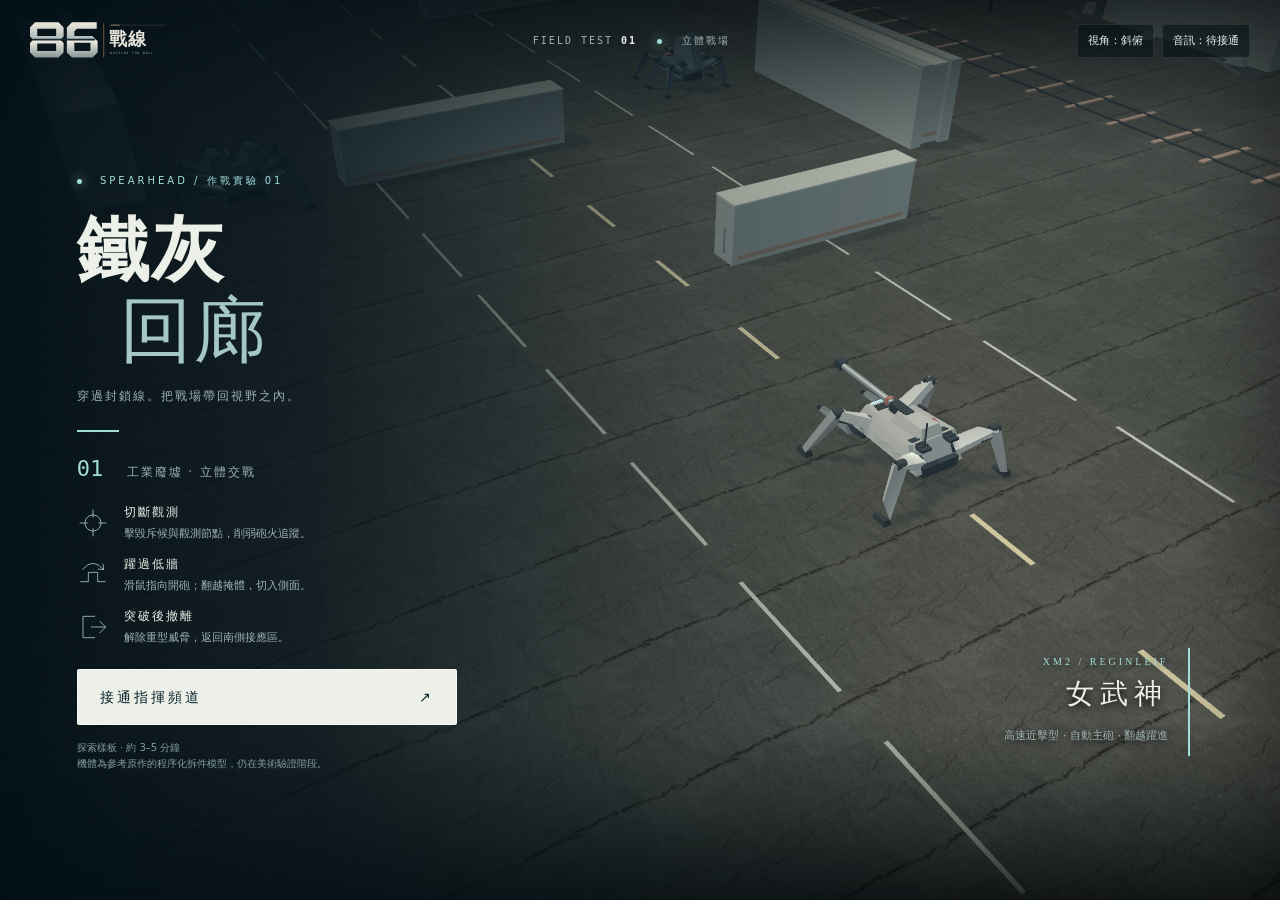
<file: sortie-3d.html>
<!doctype html>
<html lang="zh-Hant"><head><meta charset="utf-8"><meta name="viewport" content="width=device-width,initial-scale=1"><meta name="theme-color" content="#091519"><title>86 戰線 — 鐵灰回廊</title><link rel="icon" href="assets/v37-wordmark.svg" type="image/svg+xml"><link rel="stylesheet" href="game-3d.css"></head>
<body>
<canvas id="battlefield" aria-label="立體戰場：使用 WASD 移動、滑鼠瞄準" tabindex="0"></canvas>
<div class="vignette" aria-hidden="true"></div><div id="transition" aria-hidden="true"></div>
<header class="topbar"><a href="index.html" class="brand" aria-label="返回 86 戰線"><img src="assets/v37-wordmark.svg" alt="86 戰線"></a><span class="build">FIELD TEST <b>01</b> <i></i> 立體戰場</span><div class="utilities"><button id="cameraBtn" title="比較低俯視與標準視野">視角：斜俯</button><button id="audioBtn" aria-pressed="false">音訊：待接通</button><button id="pauseBtn" hidden>暫停 <kbd>P</kbd></button></div></header>
<section id="briefing" class="screen">
<div class="mission-card"><div class="eyebrow"><span></span> SPEARHEAD / 作戰實驗 01</div><h1>鐵灰<span>回廊</span></h1><p class="subtitle">穿過封鎖線。把戰場帶回視野之內。</p>
<div class="mission-rule"></div><div class="mission-number">01 <span>工業廢墟 · 立體交戰</span></div>
<div class="brief-steps"><div><svg viewBox="0 0 48 48" aria-hidden="true"><circle cx="24" cy="24" r="12"/><path d="M24 4v12m0 16v12M4 24h12m16 0h12"/></svg><p><b>切斷觀測</b><span>擊毀斥候與觀測節點，削弱砲火追蹤。</span></p></div><div><svg viewBox="0 0 48 48" aria-hidden="true"><path d="M5 34h12V20h14v14h12M8 16Q24-3 40 16m-9-1 9 1-1-9"/></svg><p><b>躍過低牆</b><span>滑鼠指向開砲；翻越掩體，切入側面。</span></p></div><div><svg viewBox="0 0 48 48" aria-hidden="true"><path d="M27 8H9v32h18M21 24h22m-9-9 9 9-9 9"/></svg><p><b>突破後撤離</b><span>解除重型威脅，返回南側接應區。</span></p></div></div>
<button id="deployBtn" class="primary" disabled><span>載入戰場</span><span aria-hidden="true">↗</span></button><p class="prototype-note" id="prototypeNote">探索樣板 · 約 3–5 分鐘<br>機體為參考原作的程序化拆件模型，仍在美術驗證階段。</p></div>
<div class="machine-tag"><span id="machineCode">XM2 / REGINLEIF</span><b id="machineName">女武神</b><p id="machineRole">高速近擊型 · 自動主砲 · 翻越躍進</p></div>
</section>
<div id="combatUI" hidden>
<div class="objective-panel"><span id="objectiveLabel">觀測節點</span><b id="objectiveText">切斷軍團觀測</b><div><span id="missionTime">00:00</span><span id="objectiveCount"></span></div></div>
<div id="heavyBar" hidden><span>LÖWE <small>重型戰車</small></span><meter id="heavyHealth" min="0" max="1" value="1"></meter></div>
<div class="map-panel"><span>戰術地圖 <small>N ↑</small></span><canvas id="tacticalMap" width="152" height="178" aria-label="戰術地圖：白色為我方、金色方塊為觀測節點、青色為接應區"></canvas><div class="map-key"><span>◆ 觀測</span><span>＋ 修復</span><span>○ 接應</span></div></div><div id="reticle" aria-hidden="true"></div>
<aside id="radio" class="radio" hidden><img id="radioPortrait" src="assets/characters/shin-reference.png" alt="辛"><div><small id="radioName">UNDERTAKER / 辛</small><p id="radioText"></p></div><button id="radioClose" aria-label="關閉通訊">×</button></aside>
<footer class="combat-bottom"><div class="integrity"><small><span id="hudMachine">XM2</span> <span id="hpText">100</span></small><meter id="hp" min="0" max="100" value="100"></meter><span>機體完整度</span></div><div class="skills"><div id="jumpSkill"><kbd>右鍵</kbd><b>翻越躍進</b><span>就緒</span><i></i></div><div id="bladeSkill"><kbd>左鍵</kbd><b>高頻刃</b><span>就緒</span><i></i></div><div id="supportSkill"><kbd>Space</kbd><b>支援砲擊</b><span>就緒</span><i></i></div></div><div class="input-guide"><span>WASD 移動 · 滑鼠瞄準</span><b>主砲自動射擊</b></div></footer>
</div>
<section id="pauseScreen" class="modal-backdrop" hidden><div class="dialog"><span class="eyebrow">PARA-RAID / STANDBY</span><h2>作戰暫停</h2><p>戰場已暫停。準備好後，回到你的機體。</p><button id="resumeBtn" class="primary">繼續作戰 <span>→</span></button><button id="abandonBtn" class="secondary">返回整備</button></div></section>
<section id="resultScreen" class="modal-backdrop" hidden><div class="dialog result"><span id="resultKicker" class="eyebrow">AFTER ACTION REPORT</span><h2 id="resultTitle">作戰結束</h2><p id="resultMessage"></p><div class="results"><div><small>作戰時間</small><b id="resultTime"></b></div><div><small>確認擊毀</small><b id="resultKills"></b></div><div><small>承受傷害</small><b id="resultDamage"></b></div></div><div class="debrief-radio"><img src="assets/characters/lena-reference.png" alt="蕾娜"><p id="resultRadio"></p></div><button id="retryBtn" class="primary">再次出擊 <span>↗</span></button><button id="briefBtn" class="secondary">返回整備</button><a href="index.html" class="back-link">返回 2D 戰線</a></div></section>
<output id="motionStatus" hidden style="position:fixed;bottom:4px;left:20px;font:11px monospace;z-index:30;background:#071116dd;padding:4px 8px;pointer-events:none"></output><div id="loadError" class="modal-backdrop" hidden><div class="dialog"><h2>戰場未能載入</h2><p id="errorText">請使用支援 WebGL 的桌面瀏覽器，並開啟硬體加速。</p><a class="primary" href="index.html">返回 2D 戰線</a></div></div>
<script src="assets/vendor/babylon-9.26.0.js"></script><script src="assets/vendor/babylon-gltf-9.26.0.js"></script><script src="game-audio.js"></script><script src="game-3d-core.js"></script><script src="game-3d-models.js"></script><script src="game-3d.js"></script>
</body></html>
</file>
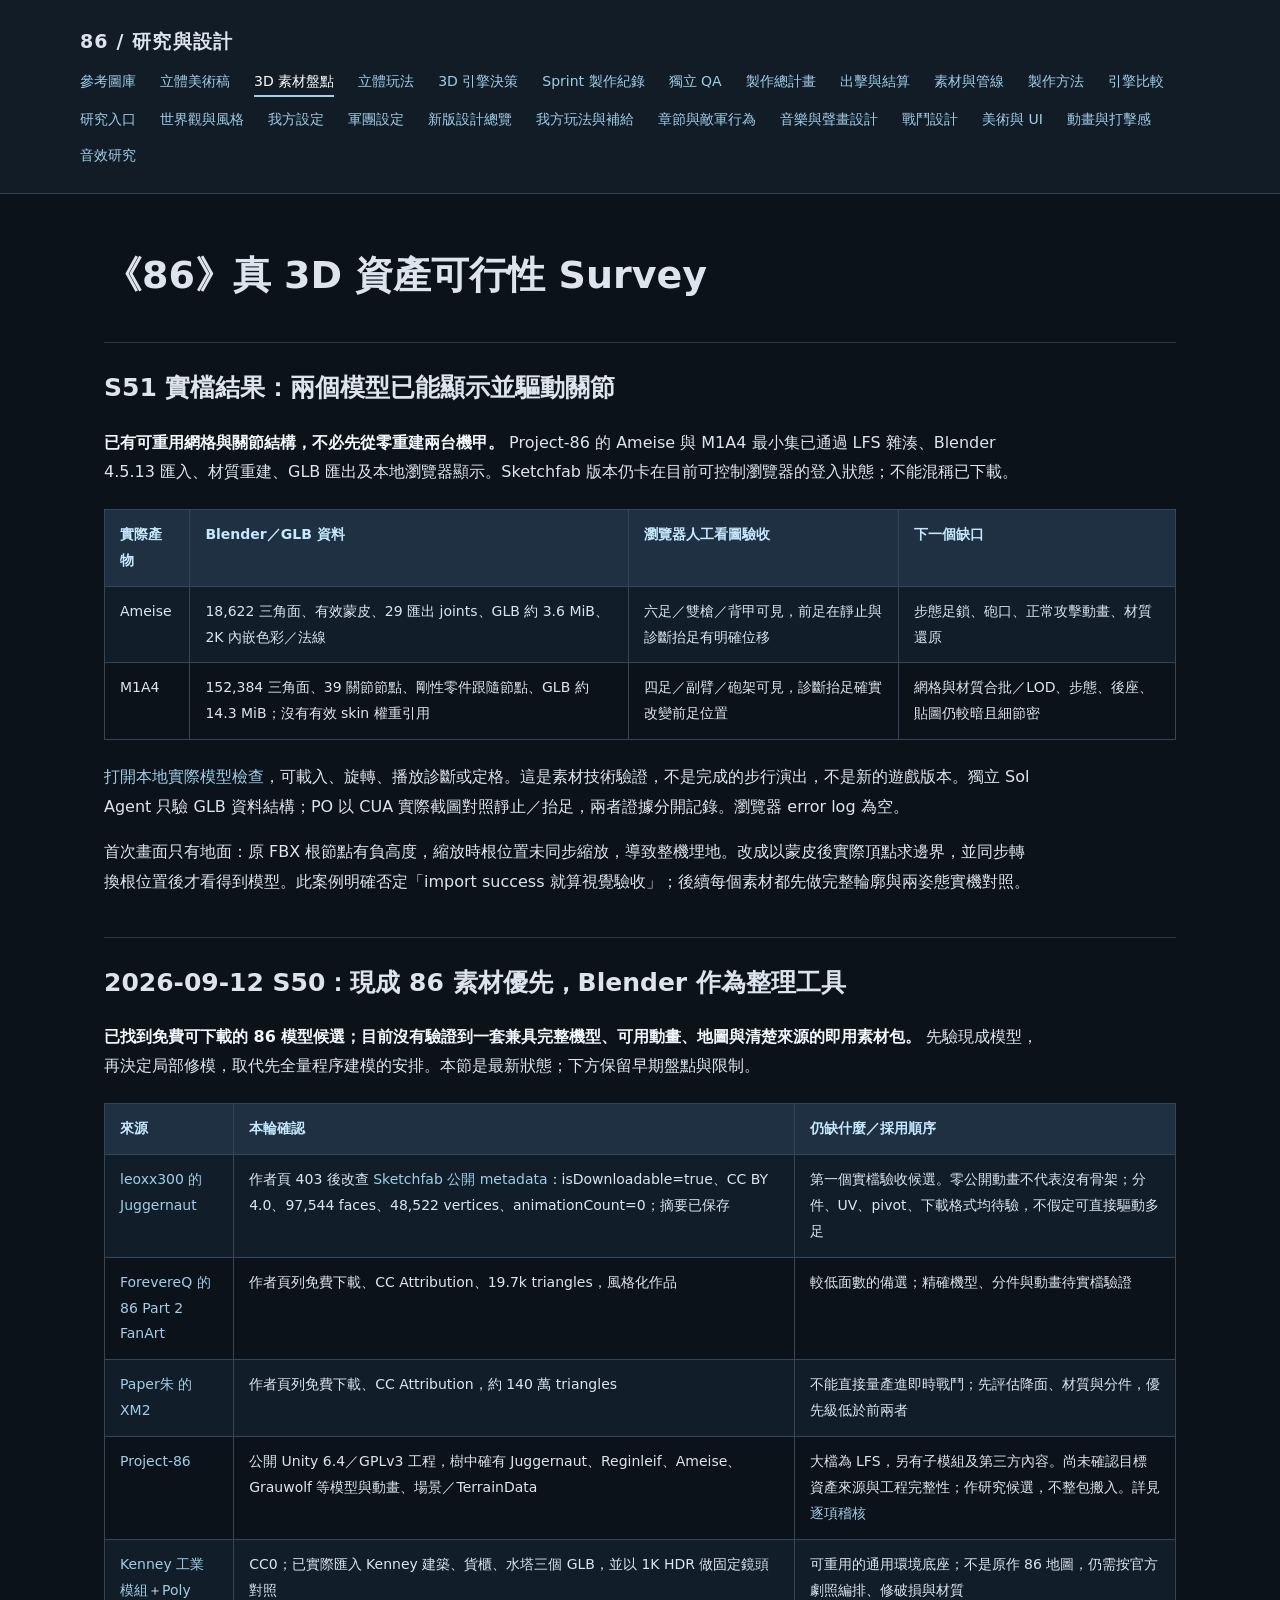
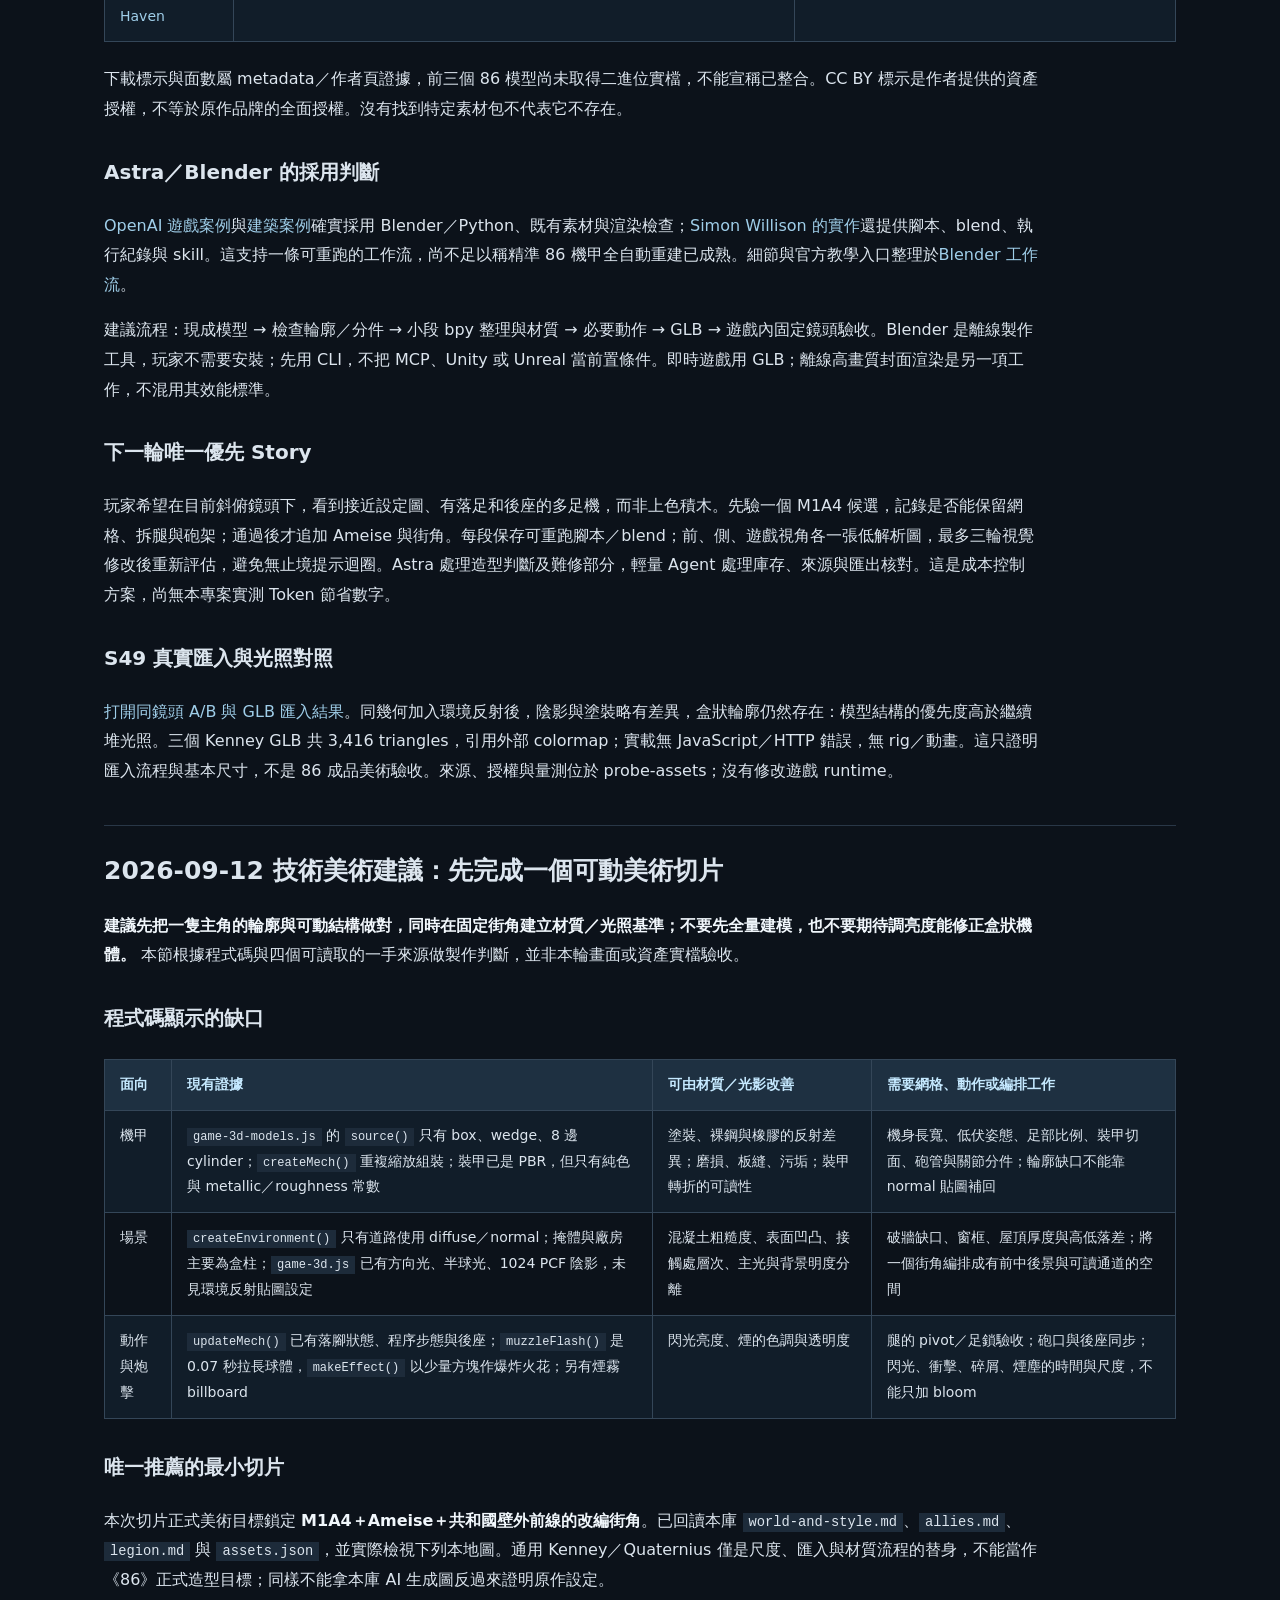
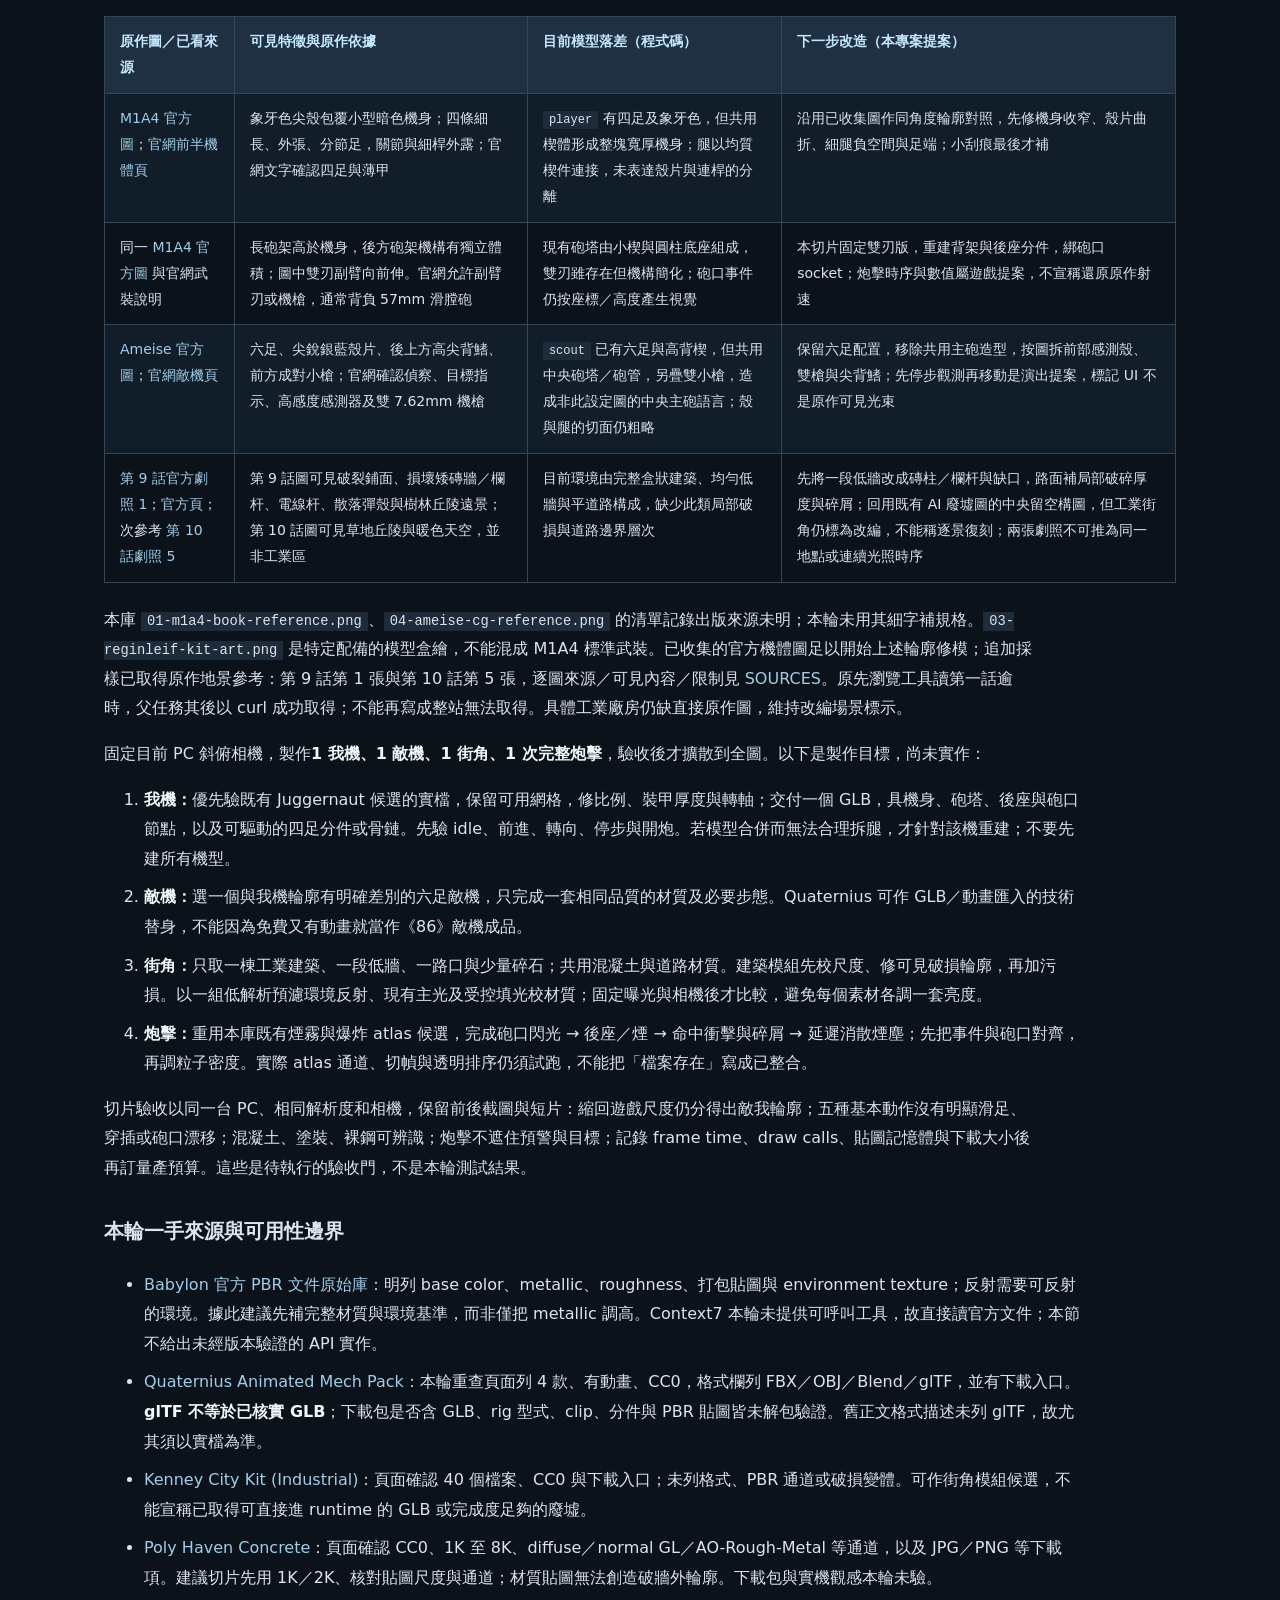
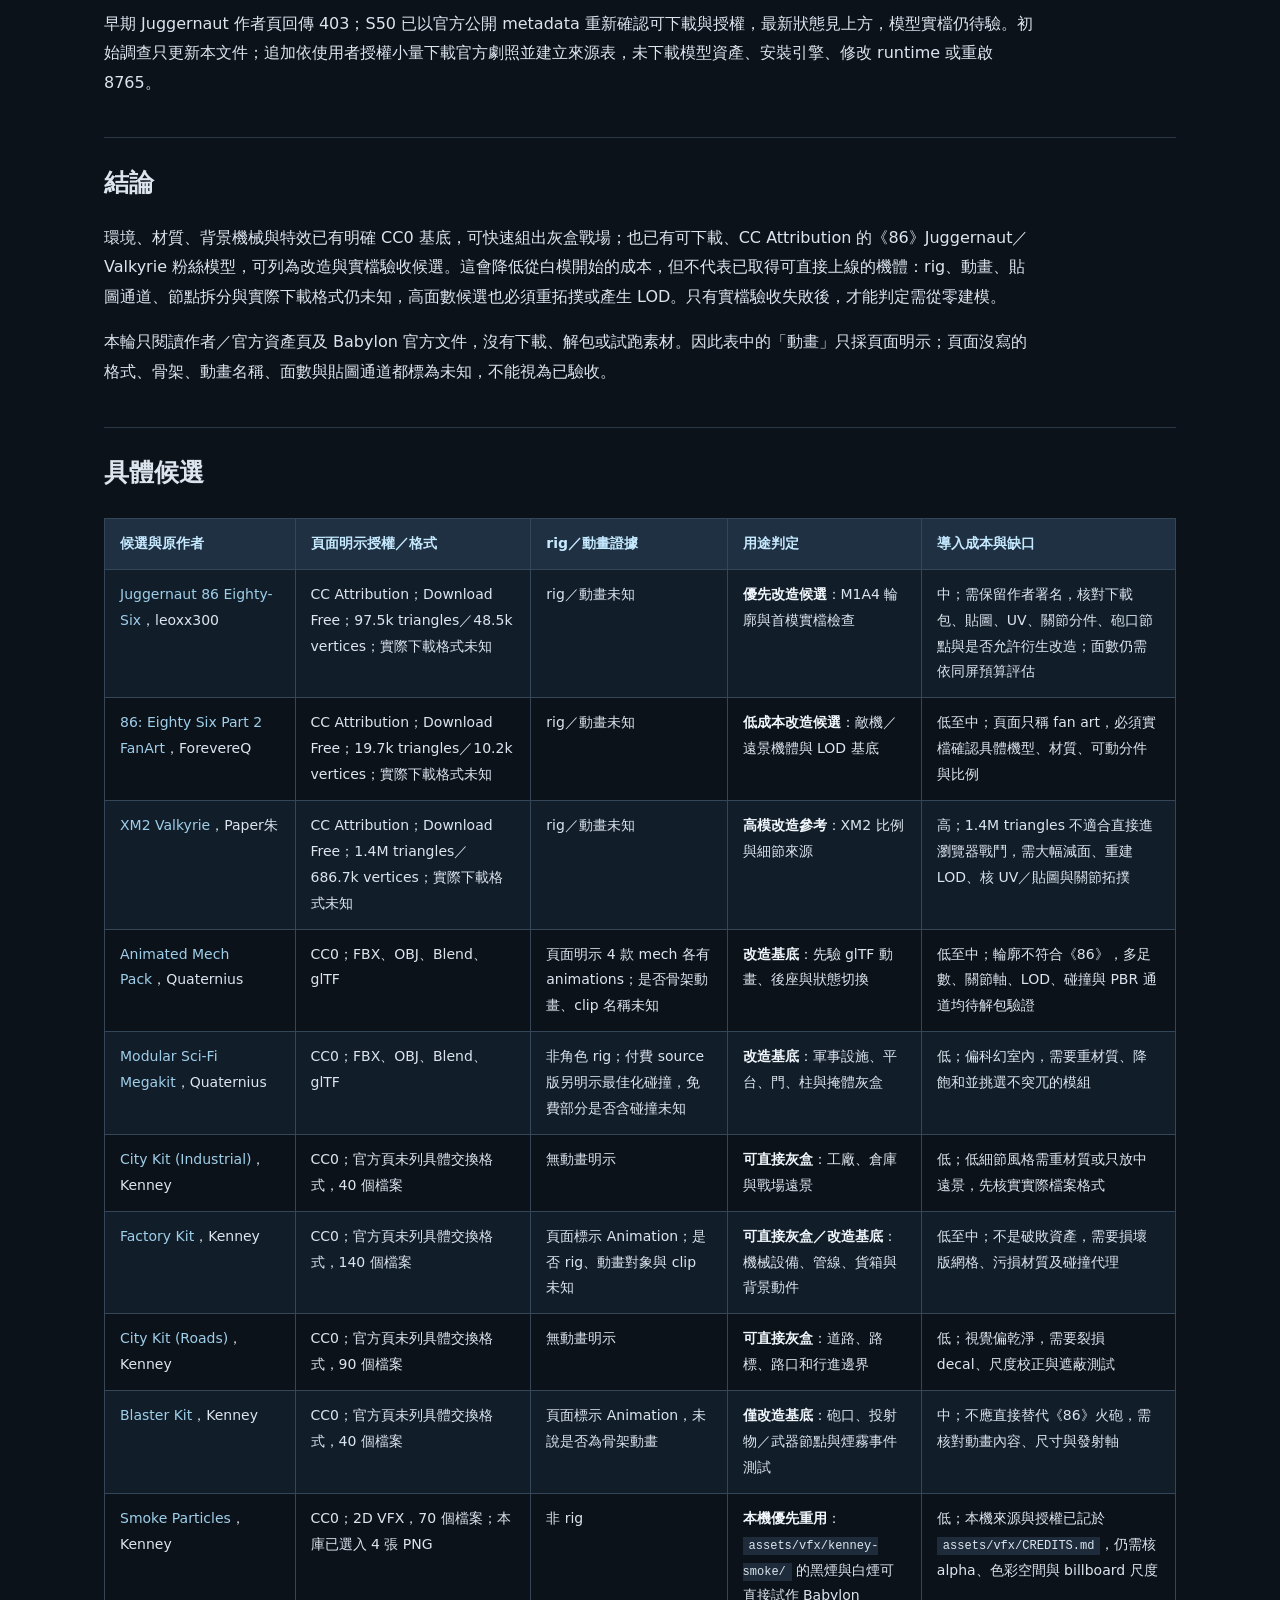
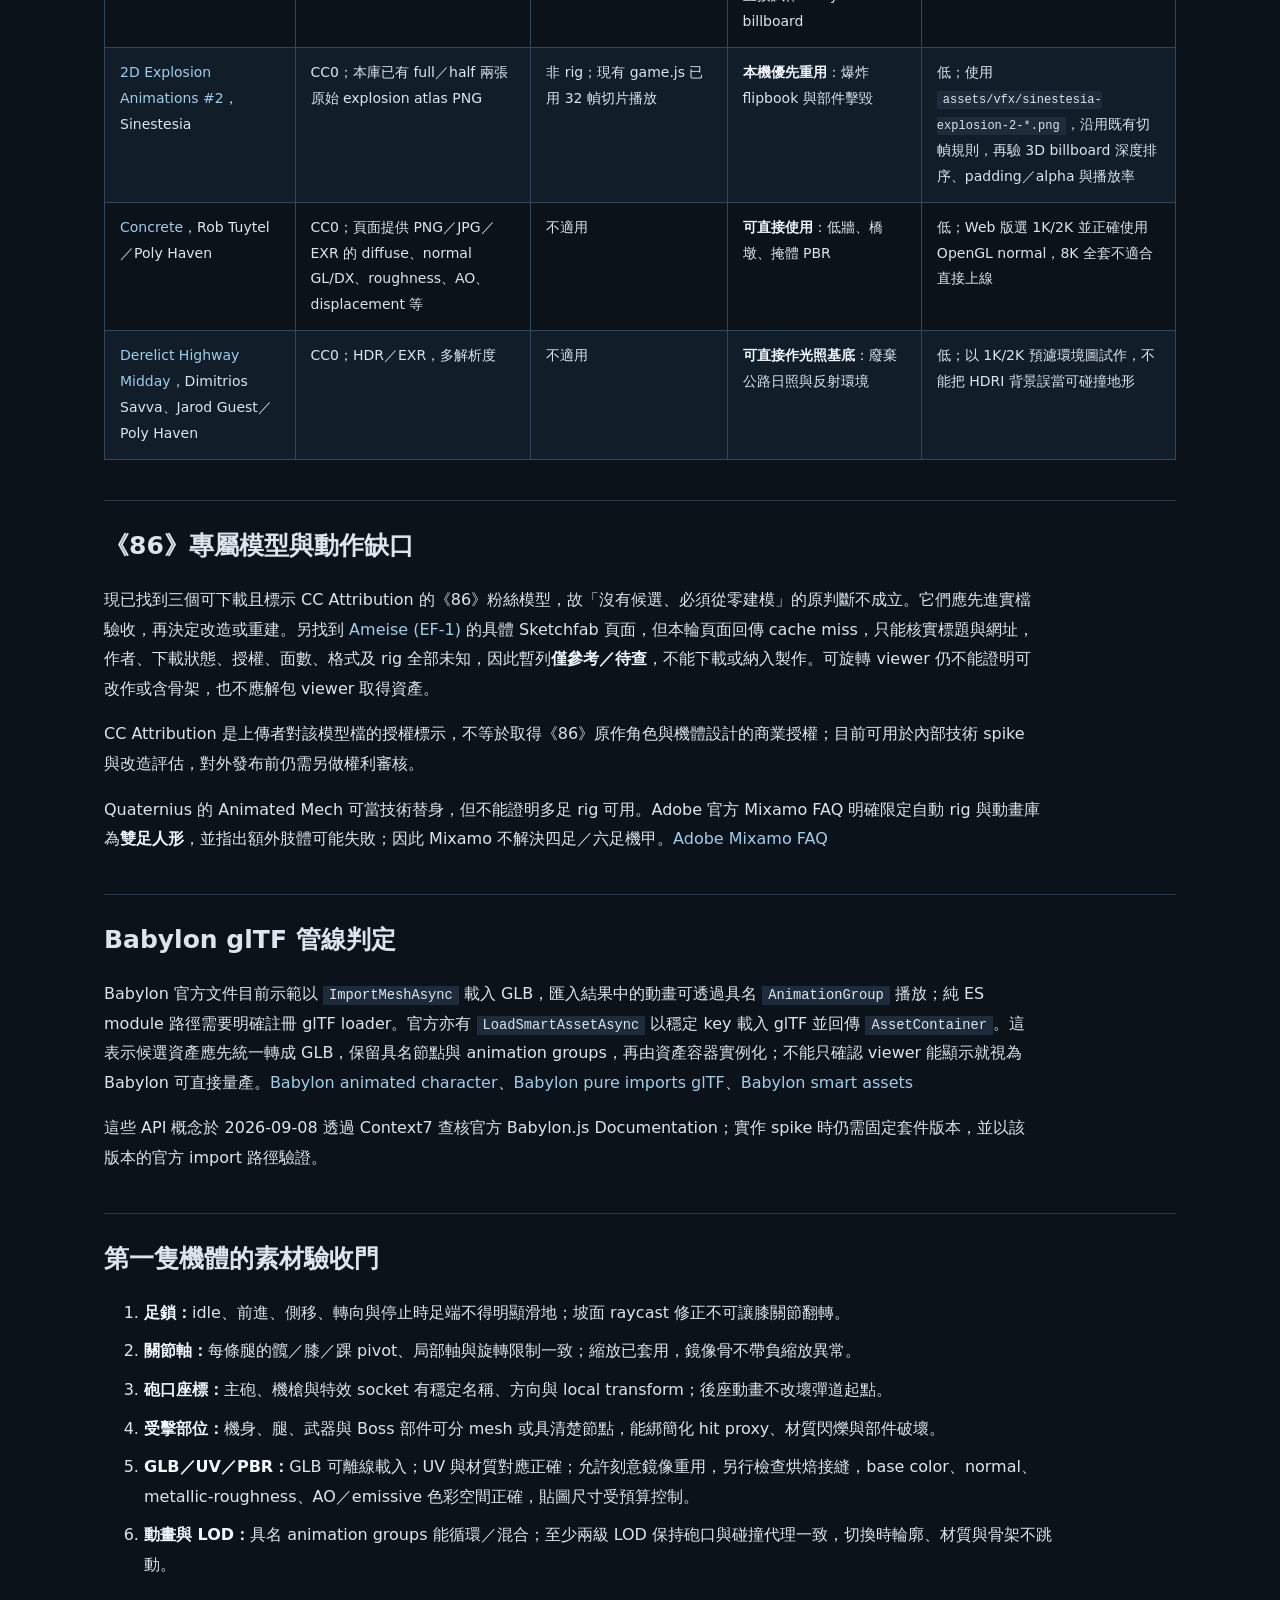
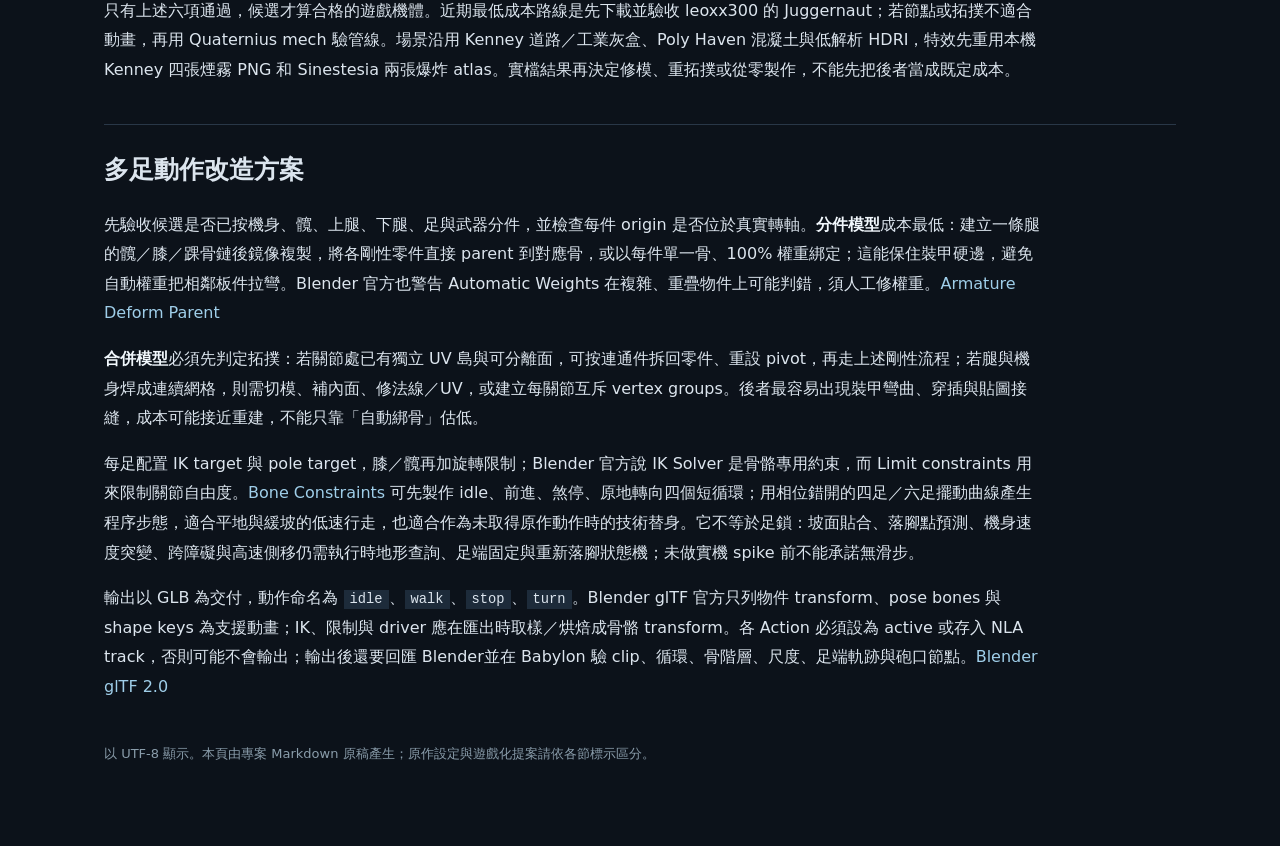
<file: art-direction/86-reference/3d-asset-survey.html>
<!doctype html><html lang="zh-Hant"><head><meta charset="utf-8"><meta name="viewport" content="width=device-width,initial-scale=1"><link rel="icon" href="data:,"><title>86 / 3D 素材盤點</title><style>*{box-sizing:border-box}html{color-scheme:dark}body{margin:0;background:#0c121a;color:#dce5ee;font-family:system-ui,-apple-system,"PingFang TC",sans-serif;font-size:16px;line-height:1.85}header{padding:24px max(24px,calc((100vw - 1120px)/2));border-bottom:1px solid #314151;background:#111c27}header b{font-size:19px;letter-spacing:.06em}nav{display:flex;gap:10px 24px;flex-wrap:wrap;margin-top:10px;font-size:14px}a{color:#9fcee9;text-decoration:none}a:hover{text-decoration:underline}nav a[aria-current=page]{color:#fff;border-bottom:2px solid #9fcee9}main{max-width:1120px;padding:30px 24px 80px;margin:auto}h1{font-size:clamp(26px,4vw,38px);line-height:1.4}h2{font-size:25px;margin:40px 0 16px;border-top:1px solid #293747;padding-top:22px}h3{font-size:20px;margin-top:30px}p,li{max-width:92ch}li{margin:9px 0}strong{color:#f1f7fc}aside{padding:18px 22px;background:#172737;border-left:3px solid #85badb;margin:20px 0}code{background:#1d2b3a;padding:2px 6px;font-size:.86em;overflow-wrap:anywhere}.table{overflow:auto;margin:22px 0}table{border-collapse:collapse;min-width:580px;width:100%;font-size:14px}th,td{border:1px solid #344658;padding:12px 15px;vertical-align:top;text-align:left}th{background:#1e3041;color:#c5e9ff}tr:nth-child(even){background:#111d29}footer{color:#8a9dab;font-size:13px;margin-top:40px}hr{border:0;border-top:1px solid #314151}img{max-width:100%;height:auto}td img{width:220px;max-width:100%;min-width:130px}a{overflow-wrap:anywhere}@media(max-width:600px){body{font-size:15px}main{padding:18px 16px 60px}header{padding:18px 16px}nav{gap:8px 15px}h2{font-size:22px}}</style></head><body><header><b>86 / 研究與設計</b><nav><a href="index.html">參考圖庫</a><a href="3d-art-direction.html">立體美術稿</a><a href="3d-asset-survey.html" aria-current="page">3D 素材盤點</a><a href="3d-game-design.html">立體玩法</a><a href="3d-engine-study.html">3D 引擎決策</a><a href="sprint-journal.html">Sprint 製作紀錄</a><a href="qa-baseline.html">獨立 QA</a><a href="production-roadmap.html">製作總計畫</a><a href="production-flow.html">出擊與結算</a><a href="production-assets.html">素材與管線</a><a href="production-method.html">製作方法</a><a href="production-engine-alternatives.html">引擎比較</a><a href="README.html">研究入口</a><a href="world-and-style.html">世界觀與風格</a><a href="allies.html">我方設定</a><a href="legion.html">軍團設定</a><a href="design-overview.html">新版設計總覽</a><a href="allied-gameplay.html">我方玩法與補給</a><a href="chapter-design.html">章節與敵軍行為</a><a href="audio-vfx.html">音樂與聲畫設計</a><a href="team-combat.html">戰鬥設計</a><a href="team-art-ux.html">美術與 UI</a><a href="team-game-feel.html">動畫與打擊感</a><a href="team-audio.html">音效研究</a></nav></header><main><h1>《86》真 3D 資產可行性 Survey</h1>
<h2>S51 實檔結果：兩個模型已能顯示並驅動關節</h2>
<p><strong>已有可重用網格與關節結構，不必先從零重建兩台機甲。</strong> Project-86 的 Ameise 與 M1A4 最小集已通過 LFS 雜湊、Blender 4.5.13 匯入、材質重建、GLB 匯出及本地瀏覽器顯示。Sketchfab 版本仍卡在目前可控制瀏覽器的登入狀態；不能混稱已下載。</p>
<div class="table"><table><tr><th>實際產物</th><th>Blender／GLB 資料</th><th>瀏覽器人工看圖驗收</th><th>下一個缺口</th></tr><tr><td>Ameise</td><td>18,622 三角面、有效蒙皮、29 匯出 joints、GLB 約 3.6 MiB、2K 內嵌色彩／法線</td><td>六足／雙槍／背甲可見，前足在靜止與診斷抬足有明確位移</td><td>步態足鎖、砲口、正常攻擊動畫、材質還原</td></tr><tr><td>M1A4</td><td>152,384 三角面、39 關節節點、剛性零件跟隨節點、GLB 約 14.3 MiB；沒有有效 skin 權重引用</td><td>四足／副臂／砲架可見，診斷抬足確實改變前足位置</td><td>網格與材質合批／LOD、步態、後座、貼圖仍較暗且細節密</td></tr></table></div>
<p><a href="art-review-s49.html#reuse">打開本地實際模型檢查</a>，可載入、旋轉、播放診斷或定格。這是素材技術驗證，不是完成的步行演出，不是新的遊戲版本。獨立 Sol Agent 只驗 GLB 資料結構；PO 以 CUA 實際截圖對照靜止／抬足，兩者證據分開記錄。瀏覽器 error log 為空。</p>
<p>首次畫面只有地面：原 FBX 根節點有負高度，縮放時根位置未同步縮放，導致整機埋地。改成以蒙皮後實際頂點求邊界，並同步轉換根位置後才看得到模型。此案例明確否定「import success 就算視覺驗收」；後續每個素材都先做完整輪廓與兩姿態實機對照。</p>
<h2>2026-09-12 S50：現成 86 素材優先，Blender 作為整理工具</h2>
<p><strong>已找到免費可下載的 86 模型候選；目前沒有驗證到一套兼具完整機型、可用動畫、地圖與清楚來源的即用素材包。</strong> 先驗現成模型，再決定局部修模，取代先全量程序建模的安排。本節是最新狀態；下方保留早期盤點與限制。</p>
<div class="table"><table><tr><th>來源</th><th>本輪確認</th><th>仍缺什麼／採用順序</th></tr><tr><td><a href="https://sketchfab.com/3d-models/juggernaut-86-eighty-six-1f4d04b7d1154b63ba27ab21702fcffe">leoxx300 的 Juggernaut</a></td><td>作者頁 403 後改查 <a href="https://api.sketchfab.com/v3/models/1f4d04b7d1154b63ba27ab21702fcffe">Sketchfab 公開 metadata</a>：isDownloadable=true、CC BY 4.0、97,544 faces、48,522 vertices、animationCount=0；摘要已保存</td><td>第一個實檔驗收候選。零公開動畫不代表沒有骨架；分件、UV、pivot、下載格式均待驗，不假定可直接驅動多足</td></tr><tr><td><a href="https://sketchfab.com/3d-models/86-eighty-six-part-2-fanart-a89630e14a544b1ca1b43883d536c8e0">ForevereQ 的 86 Part 2 FanArt</a></td><td>作者頁列免費下載、CC Attribution、19.7k triangles，風格化作品</td><td>較低面數的備選；精確機型、分件與動畫待實檔驗證</td></tr><tr><td><a href="https://sketchfab.com/3d-models/8686-eighty-six-xm2-valkyrie-15e9ca4e17ae4af7af6ba12c9b28085e">Paper朱 的 XM2</a></td><td>作者頁列免費下載、CC Attribution，約 140 萬 triangles</td><td>不能直接量產進即時戰鬥；先評估降面、材質與分件，優先級低於前兩者</td></tr><tr><td><a href="https://github.com/Taliayaya/Project-86">Project-86</a></td><td>公開 Unity 6.4／GPLv3 工程，樹中確有 Juggernaut、Reginleif、Ameise、Grauwolf 等模型與動畫、場景／TerrainData</td><td>大檔為 LFS，另有子模組及第三方內容。尚未確認目標資產來源與工程完整性；作研究候選，不整包搬入。詳見<a href="project-86-reuse-audit.html">逐項稽核</a></td></tr><tr><td><a href="https://kenney.nl/assets/city-kit-industrial">Kenney 工業模組</a>＋<a href="https://polyhaven.com/a/industrial_sunset_02">Poly Haven</a></td><td>CC0；已實際匯入 Kenney 建築、貨櫃、水塔三個 GLB，並以 1K HDR 做固定鏡頭對照</td><td>可重用的通用環境底座；不是原作 86 地圖，仍需按官方劇照編排、修破損與材質</td></tr></table></div>
<p>下載標示與面數屬 metadata／作者頁證據，前三個 86 模型尚未取得二進位實檔，不能宣稱已整合。CC BY 標示是作者提供的資產授權，不等於原作品牌的全面授權。沒有找到特定素材包不代表它不存在。</p>
<h3>Astra／Blender 的採用判斷</h3>
<p><a href="https://developers.openai.com/blog/how-to-build-games-with-astra">OpenAI 遊戲案例</a>與<a href="https://developers.openai.com/blog/architectural-visualization-with-astra">建築案例</a>確實採用 Blender／Python、既有素材與渲染檢查；<a href="https://github.com/simonw/til/blob/main/llms/blender-coding-agents-macos.html">Simon Willison 的實作</a>還提供腳本、blend、執行紀錄與 skill。這支持一條可重跑的工作流，尚不足以稱精準 86 機甲全自動重建已成熟。細節與官方教學入口整理於<a href="blender-ai-workflow.html">Blender 工作流</a>。</p>
<p>建議流程：現成模型 → 檢查輪廓／分件 → 小段 bpy 整理與材質 → 必要動作 → GLB → 遊戲內固定鏡頭驗收。Blender 是離線製作工具，玩家不需要安裝；先用 CLI，不把 MCP、Unity 或 Unreal 當前置條件。即時遊戲用 GLB；離線高畫質封面渲染是另一項工作，不混用其效能標準。</p>
<h3>下一輪唯一優先 Story</h3>
<p>玩家希望在目前斜俯鏡頭下，看到接近設定圖、有落足和後座的多足機，而非上色積木。先驗一個 M1A4 候選，記錄是否能保留網格、拆腿與砲架；通過後才追加 Ameise 與街角。每段保存可重跑腳本／blend；前、側、遊戲視角各一張低解析圖，最多三輪視覺修改後重新評估，避免無止境提示迴圈。Astra 處理造型判斷及難修部分，輕量 Agent 處理庫存、來源與匯出核對。這是成本控制方案，尚無本專案實測 Token 節省數字。</p>
<h3>S49 真實匯入與光照對照</h3>
<p><a href="art-review-s49.html">打開同鏡頭 A/B 與 GLB 匯入結果</a>。同幾何加入環境反射後，陰影與塗裝略有差異，盒狀輪廓仍然存在：模型結構的優先度高於繼續堆光照。三個 Kenney GLB 共 3,416 triangles，引用外部 colormap；實載無 JavaScript／HTTP 錯誤，無 rig／動畫。這只證明匯入流程與基本尺寸，不是 86 成品美術驗收。來源、授權與量測位於 probe-assets；沒有修改遊戲 runtime。</p>
<h2>2026-09-12 技術美術建議：先完成一個可動美術切片</h2>
<p><strong>建議先把一隻主角的輪廓與可動結構做對，同時在固定街角建立材質／光照基準；不要先全量建模，也不要期待調亮度能修正盒狀機體。</strong> 本節根據程式碼與四個可讀取的一手來源做製作判斷，並非本輪畫面或資產實檔驗收。</p>
<h3>程式碼顯示的缺口</h3>
<div class="table"><table><tr><th>面向</th><th>現有證據</th><th>可由材質／光影改善</th><th>需要網格、動作或編排工作</th></tr><tr><td>機甲</td><td><code>game-3d-models.js</code> 的 <code>source()</code> 只有 box、wedge、8 邊 cylinder；<code>createMech()</code> 重複縮放組裝；裝甲已是 PBR，但只有純色與 metallic／roughness 常數</td><td>塗裝、裸鋼與橡膠的反射差異；磨損、板縫、污垢；裝甲轉折的可讀性</td><td>機身長寬、低伏姿態、足部比例、裝甲切面、砲管與關節分件；輪廓缺口不能靠 normal 貼圖補回</td></tr><tr><td>場景</td><td><code>createEnvironment()</code> 只有道路使用 diffuse／normal；掩體與廠房主要為盒柱；<code>game-3d.js</code> 已有方向光、半球光、1024 PCF 陰影，未見環境反射貼圖設定</td><td>混凝土粗糙度、表面凹凸、接觸處層次、主光與背景明度分離</td><td>破牆缺口、窗框、屋頂厚度與高低落差；將一個街角編排成有前中後景與可讀通道的空間</td></tr><tr><td>動作與炮擊</td><td><code>updateMech()</code> 已有落腳狀態、程序步態與後座；<code>muzzleFlash()</code> 是 0.07 秒拉長球體，<code>makeEffect()</code> 以少量方塊作爆炸火花；另有煙霧 billboard</td><td>閃光亮度、煙的色調與透明度</td><td>腿的 pivot／足鎖驗收；砲口與後座同步；閃光、衝擊、碎屑、煙塵的時間與尺度，不能只加 bloom</td></tr></table></div>
<h3>唯一推薦的最小切片</h3>
<p>本次切片正式美術目標鎖定 <strong>M1A4＋Ameise＋共和國壁外前線的改編街角</strong>。已回讀本庫 <code>world-and-style.md</code>、<code>allies.md</code>、<code>legion.md</code> 與 <code>assets.json</code>，並實際檢視下列本地圖。通用 Kenney／Quaternius 僅是尺度、匯入與材質流程的替身，不能當作《86》正式造型目標；同樣不能拿本庫 AI 生成圖反過來證明原作設定。</p>
<div class="table"><table><tr><th>原作圖／已看來源</th><th>可見特徵與原作依據</th><th>目前模型落差（程式碼）</th><th>下一步改造（本專案提案）</th></tr><tr><td><a href="images/official-m1a4.jpg">M1A4 官方圖</a>；<a href="https://anime-86.com/mechanic/first-half/">官網前半機體頁</a></td><td>象牙色尖殼包覆小型暗色機身；四條細長、外張、分節足，關節與細桿外露；官網文字確認四足與薄甲</td><td><code>player</code> 有四足及象牙色，但共用楔體形成整塊寬厚機身；腿以均質楔件連接，未表達殼片與連桿的分離</td><td>沿用已收集圖作同角度輪廓對照，先修機身收窄、殼片曲折、細腿負空間與足端；小刮痕最後才補</td></tr><tr><td>同一 <a href="images/official-m1a4.jpg">M1A4 官方圖</a> 與官網武裝說明</td><td>長砲架高於機身，後方砲架機構有獨立體積；圖中雙刃副臂向前伸。官網允許副臂刃或機槍，通常背負 57mm 滑膛砲</td><td>現有砲塔由小楔與圓柱底座組成，雙刃雖存在但機構簡化；砲口事件仍按座標／高度產生視覺</td><td>本切片固定雙刃版，重建背架與後座分件，綁砲口 socket；炮擊時序與數值屬遊戲提案，不宣稱還原原作射速</td></tr><tr><td><a href="images/official-ameise.jpg">Ameise 官方圖</a>；<a href="https://anime-86.com/mechanic/enemy/">官網敵機頁</a></td><td>六足、尖銳銀藍殼片、後上方高尖背鰭、前方成對小槍；官網確認偵察、目標指示、高感度感測器及雙 7.62mm 機槍</td><td><code>scout</code> 已有六足與高背楔，但共用中央砲塔／砲管，另疊雙小槍，造成非此設定圖的中央主砲語言；殼與腿的切面仍粗略</td><td>保留六足配置，移除共用主砲造型，按圖拆前部感測殼、雙槍與尖背鰭；先停步觀測再移動是演出提案，標記 UI 不是原作可見光束</td></tr><tr><td><a href="images/story/img_ep09-1.jpg">第 9 話官方劇照 1</a>；<a href="https://anime-86.com/story/?id=09">官方頁</a>；次參考 <a href="images/story/img_ep10-5.jpg">第 10 話劇照 5</a></td><td>第 9 話圖可見破裂鋪面、損壞矮磚牆／欄杆、電線杆、散落彈殼與樹林丘陵遠景；第 10 話圖可見草地丘陵與暖色天空，並非工業區</td><td>目前環境由完整盒狀建築、均勻低牆與平道路構成，缺少此類局部破損與道路邊界層次</td><td>先將一段低牆改成磚柱／欄杆與缺口，路面補局部破碎厚度與碎屑；回用既有 AI 廢墟圖的中央留空構圖，但工業街角仍標為改編，不能稱逐景復刻；兩張劇照不可推為同一地點或連續光照時序</td></tr></table></div>
<p>本庫 <code>01-m1a4-book-reference.png</code>、<code>04-ameise-cg-reference.png</code> 的清單記錄出版來源未明；本輪未用其細字補規格。<code>03-reginleif-kit-art.png</code> 是特定配備的模型盒繪，不能混成 M1A4 標準武裝。已收集的官方機體圖足以開始上述輪廓修模；追加採樣已取得原作地景參考：第 9 話第 1 張與第 10 話第 5 張，逐圖來源／可見內容／限制見 <a href="images/story/SOURCES.html">SOURCES</a>。原先瀏覽工具讀第一話逾時，父任務其後以 curl 成功取得；不能再寫成整站無法取得。具體工業廠房仍缺直接原作圖，維持改編場景標示。</p>
<p>固定目前 PC 斜俯相機，製作<strong>1 我機、1 敵機、1 街角、1 次完整炮擊</strong>，驗收後才擴散到全圖。以下是製作目標，尚未實作：</p>
<ol><li><strong>我機：</strong>優先驗既有 Juggernaut 候選的實檔，保留可用網格，修比例、裝甲厚度與轉軸；交付一個 GLB，具機身、砲塔、後座與砲口節點，以及可驅動的四足分件或骨鏈。先驗 idle、前進、轉向、停步與開炮。若模型合併而無法合理拆腿，才針對該機重建；不要先建所有機型。</li><li><strong>敵機：</strong>選一個與我機輪廓有明確差別的六足敵機，只完成一套相同品質的材質及必要步態。Quaternius 可作 GLB／動畫匯入的技術替身，不能因為免費又有動畫就當作《86》敵機成品。</li><li><strong>街角：</strong>只取一棟工業建築、一段低牆、一路口與少量碎石；共用混凝土與道路材質。建築模組先校尺度、修可見破損輪廓，再加污損。以一組低解析預濾環境反射、現有主光及受控填光校材質；固定曝光與相機後才比較，避免每個素材各調一套亮度。</li><li><strong>炮擊：</strong>重用本庫既有煙霧與爆炸 atlas 候選，完成砲口閃光 → 後座／煙 → 命中衝擊與碎屑 → 延遲消散煙塵；先把事件與砲口對齊，再調粒子密度。實際 atlas 通道、切幀與透明排序仍須試跑，不能把「檔案存在」寫成已整合。</li></ol>
<p>切片驗收以同一台 PC、相同解析度和相機，保留前後截圖與短片：縮回遊戲尺度仍分得出敵我輪廓；五種基本動作沒有明顯滑足、穿插或砲口漂移；混凝土、塗裝、裸鋼可辨識；炮擊不遮住預警與目標；記錄 frame time、draw calls、貼圖記憶體與下載大小後再訂量產預算。這些是待執行的驗收門，不是本輪測試結果。</p>
<h3>本輪一手來源與可用性邊界</h3>
<ul><li><a href="https://github.com/BabylonJS/Documentation/blob/master/content/features/featuresDeepDive/materials/using/introToPBR.html">Babylon 官方 PBR 文件原始庫</a>：明列 base color、metallic、roughness、打包貼圖與 environment texture；反射需要可反射的環境。據此建議先補完整材質與環境基準，而非僅把 metallic 調高。Context7 本輪未提供可呼叫工具，故直接讀官方文件；本節不給出未經版本驗證的 API 實作。</li><li><a href="https://quaternius.com/packs/animatedmech.html">Quaternius Animated Mech Pack</a>：本輪重查頁面列 4 款、有動畫、CC0，格式欄列 FBX／OBJ／Blend／glTF，並有下載入口。<strong>glTF 不等於已核實 GLB</strong>；下載包是否含 GLB、rig 型式、clip、分件與 PBR 貼圖皆未解包驗證。舊正文格式描述未列 glTF，故尤其須以實檔為準。</li><li><a href="https://kenney.nl/assets/city-kit-industrial">Kenney City Kit (Industrial)</a>：頁面確認 40 個檔案、CC0 與下載入口；未列格式、PBR 通道或破損變體。可作街角模組候選，不能宣稱已取得可直接進 runtime 的 GLB 或完成度足夠的廢墟。</li><li><a href="https://polyhaven.com/a/concrete">Poly Haven Concrete</a>：頁面確認 CC0、1K 至 8K、diffuse／normal GL／AO-Rough-Metal 等通道，以及 JPG／PNG 等下載項。建議切片先用 1K／2K、核對貼圖尺度與通道；材質貼圖無法創造破牆外輪廓。下載包與實機觀感本輪未驗。</li></ul>
<p>早期 Juggernaut 作者頁回傳 403；S50 已以官方公開 metadata 重新確認可下載與授權，最新狀態見上方，模型實檔仍待驗。初始調查只更新本文件；追加依使用者授權小量下載官方劇照並建立來源表，未下載模型資產、安裝引擎、修改 runtime 或重啟 8765。</p>
<h2>結論</h2>
<p>環境、材質、背景機械與特效已有明確 CC0 基底，可快速組出灰盒戰場；也已有可下載、CC Attribution 的《86》Juggernaut／Valkyrie 粉絲模型，可列為改造與實檔驗收候選。這會降低從白模開始的成本，但不代表已取得可直接上線的機體：rig、動畫、貼圖通道、節點拆分與實際下載格式仍未知，高面數候選也必須重拓撲或產生 LOD。只有實檔驗收失敗後，才能判定需從零建模。</p>
<p>本輪只閱讀作者／官方資產頁及 Babylon 官方文件，沒有下載、解包或試跑素材。因此表中的「動畫」只採頁面明示；頁面沒寫的格式、骨架、動畫名稱、面數與貼圖通道都標為未知，不能視為已驗收。</p>
<h2>具體候選</h2>
<div class="table"><table><tr><th>候選與原作者</th><th>頁面明示授權／格式</th><th>rig／動畫證據</th><th>用途判定</th><th>導入成本與缺口</th></tr><tr><td><a href="https://sketchfab.com/3d-models/juggernaut-86-eighty-six-1f4d04b7d1154b63ba27ab21702fcffe">Juggernaut 86 Eighty-Six</a>，leoxx300</td><td>CC Attribution；Download Free；97.5k triangles／48.5k vertices；實際下載格式未知</td><td>rig／動畫未知</td><td><strong>優先改造候選</strong>：M1A4 輪廓與首模實檔檢查</td><td>中；需保留作者署名，核對下載包、貼圖、UV、關節分件、砲口節點與是否允許衍生改造；面數仍需依同屏預算評估</td></tr><tr><td><a href="https://sketchfab.com/3d-models/86-eighty-six-part-2-fanart-a89630e14a544b1ca1b43883d536c8e0">86: Eighty Six Part 2 FanArt</a>，ForevereQ</td><td>CC Attribution；Download Free；19.7k triangles／10.2k vertices；實際下載格式未知</td><td>rig／動畫未知</td><td><strong>低成本改造候選</strong>：敵機／遠景機體與 LOD 基底</td><td>低至中；頁面只稱 fan art，必須實檔確認具體機型、材質、可動分件與比例</td></tr><tr><td><a href="https://sketchfab.com/3d-models/8686-eighty-six-xm2-valkyrie-15e9ca4e17ae4af7af6ba12c9b28085e">XM2 Valkyrie</a>，Paper朱</td><td>CC Attribution；Download Free；1.4M triangles／686.7k vertices；實際下載格式未知</td><td>rig／動畫未知</td><td><strong>高模改造參考</strong>：XM2 比例與細節來源</td><td>高；1.4M triangles 不適合直接進瀏覽器戰鬥，需大幅減面、重建 LOD、核 UV／貼圖與關節拓撲</td></tr><tr><td><a href="https://quaternius.com/packs/animatedmech.html">Animated Mech Pack</a>，Quaternius</td><td>CC0；FBX、OBJ、Blend、glTF</td><td>頁面明示 4 款 mech 各有 animations；是否骨架動畫、clip 名稱未知</td><td><strong>改造基底</strong>：先驗 glTF 動畫、後座與狀態切換</td><td>低至中；輪廓不符合《86》，多足數、關節軸、LOD、碰撞與 PBR 通道均待解包驗證</td></tr><tr><td><a href="https://quaternius.com/packs/modularscifimegakit.html">Modular Sci-Fi Megakit</a>，Quaternius</td><td>CC0；FBX、OBJ、Blend、glTF</td><td>非角色 rig；付費 source 版另明示最佳化碰撞，免費部分是否含碰撞未知</td><td><strong>改造基底</strong>：軍事設施、平台、門、柱與掩體灰盒</td><td>低；偏科幻室內，需要重材質、降飽和並挑選不突兀的模組</td></tr><tr><td><a href="https://kenney.nl/assets/city-kit-industrial">City Kit (Industrial)</a>，Kenney</td><td>CC0；官方頁未列具體交換格式，40 個檔案</td><td>無動畫明示</td><td><strong>可直接灰盒</strong>：工廠、倉庫與戰場遠景</td><td>低；低細節風格需重材質或只放中遠景，先核實實際檔案格式</td></tr><tr><td><a href="https://kenney.nl/assets/factory-kit">Factory Kit</a>，Kenney</td><td>CC0；官方頁未列具體交換格式，140 個檔案</td><td>頁面標示 Animation；是否 rig、動畫對象與 clip 未知</td><td><strong>可直接灰盒／改造基底</strong>：機械設備、管線、貨箱與背景動件</td><td>低至中；不是破敗資產，需要損壞版網格、污損材質及碰撞代理</td></tr><tr><td><a href="https://kenney.nl/assets/city-kit-roads">City Kit (Roads)</a>，Kenney</td><td>CC0；官方頁未列具體交換格式，90 個檔案</td><td>無動畫明示</td><td><strong>可直接灰盒</strong>：道路、路標、路口和行進邊界</td><td>低；視覺偏乾淨，需要裂損 decal、尺度校正與遮蔽測試</td></tr><tr><td><a href="https://kenney.nl/assets/blaster-kit">Blaster Kit</a>，Kenney</td><td>CC0；官方頁未列具體交換格式，40 個檔案</td><td>頁面標示 Animation，未說是否為骨架動畫</td><td><strong>僅改造基底</strong>：砲口、投射物／武器節點與煙霧事件測試</td><td>中；不應直接替代《86》火砲，需核對動畫內容、尺寸與發射軸</td></tr><tr><td><a href="https://kenney.nl/assets/smoke-particles">Smoke Particles</a>，Kenney</td><td>CC0；2D VFX，70 個檔案；本庫已選入 4 張 PNG</td><td>非 rig</td><td><strong>本機優先重用</strong>：<code>assets/vfx/kenney-smoke/</code> 的黑煙與白煙可直接試作 Babylon billboard</td><td>低；本機來源與授權已記於 <code>assets/vfx/CREDITS.md</code>，仍需核 alpha、色彩空間與 billboard 尺度</td></tr><tr><td><a href="https://opengameart.org/content/2d-explosion-animations-2-frame-by-frame">2D Explosion Animations #2</a>，Sinestesia</td><td>CC0；本庫已有 full／half 兩張原始 explosion atlas PNG</td><td>非 rig；現有 game.js 已用 32 幀切片播放</td><td><strong>本機優先重用</strong>：爆炸 flipbook 與部件擊毀</td><td>低；使用 <code>assets/vfx/sinestesia-explosion-2-*.png</code>，沿用既有切幀規則，再驗 3D billboard 深度排序、padding／alpha 與播放率</td></tr><tr><td><a href="https://polyhaven.com/a/concrete">Concrete</a>，Rob Tuytel／Poly Haven</td><td>CC0；頁面提供 PNG／JPG／EXR 的 diffuse、normal GL/DX、roughness、AO、displacement 等</td><td>不適用</td><td><strong>可直接使用</strong>：低牆、橋墩、掩體 PBR</td><td>低；Web 版選 1K/2K 並正確使用 OpenGL normal，8K 全套不適合直接上線</td></tr><tr><td><a href="https://polyhaven.com/a/derelict_highway_midday">Derelict Highway Midday</a>，Dimitrios Savva、Jarod Guest／Poly Haven</td><td>CC0；HDR／EXR，多解析度</td><td>不適用</td><td><strong>可直接作光照基底</strong>：廢棄公路日照與反射環境</td><td>低；以 1K/2K 預濾環境圖試作，不能把 HDRI 背景誤當可碰撞地形</td></tr></table></div>
<h2>《86》專屬模型與動作缺口</h2>
<p>現已找到三個可下載且標示 CC Attribution 的《86》粉絲模型，故「沒有候選、必須從零建模」的原判斷不成立。它們應先進實檔驗收，再決定改造或重建。另找到 <a href="https://sketchfab.com/3d-models/ameise-ef-1-68b33afe9772456bb7cd30309758bca5">Ameise (EF-1)</a> 的具體 Sketchfab 頁面，但本輪頁面回傳 cache miss，只能核實標題與網址，作者、下載狀態、授權、面數、格式及 rig 全部未知，因此暫列<strong>僅參考／待查</strong>，不能下載或納入製作。可旋轉 viewer 仍不能證明可改作或含骨架，也不應解包 viewer 取得資產。</p>
<p>CC Attribution 是上傳者對該模型檔的授權標示，不等於取得《86》原作角色與機體設計的商業授權；目前可用於內部技術 spike 與改造評估，對外發布前仍需另做權利審核。</p>
<p>Quaternius 的 Animated Mech 可當技術替身，但不能證明多足 rig 可用。Adobe 官方 Mixamo FAQ 明確限定自動 rig 與動畫庫為<strong>雙足人形</strong>，並指出額外肢體可能失敗；因此 Mixamo 不解決四足／六足機甲。<a href="https://helpx.adobe.com/creative-cloud/faq/mixamo-faq.html">Adobe Mixamo FAQ</a></p>
<h2>Babylon glTF 管線判定</h2>
<p>Babylon 官方文件目前示範以 <code>ImportMeshAsync</code> 載入 GLB，匯入結果中的動畫可透過具名 <code>AnimationGroup</code> 播放；純 ES module 路徑需要明確註冊 glTF loader。官方亦有 <code>LoadSmartAssetAsync</code> 以穩定 key 載入 glTF 並回傳 <code>AssetContainer</code>。這表示候選資產應先統一轉成 GLB，保留具名節點與 animation groups，再由資產容器實例化；不能只確認 viewer 能顯示就視為 Babylon 可直接量產。<a href="https://github.com/BabylonJS/Documentation/blob/master/content/features/featuresDeepDive/animation/animatedCharacter.html">Babylon animated character</a>、<a href="https://github.com/BabylonJS/Documentation/blob/master/content/setup/frameworkPackages/es6Support/treeShaking/usingPureImports.html">Babylon pure imports glTF</a>、<a href="https://github.com/BabylonJS/Documentation/blob/master/content/features/featuresDeepDive/importers/smartAssets.html">Babylon smart assets</a></p>
<p>這些 API 概念於 2026-09-08 透過 Context7 查核官方 Babylon.js Documentation；實作 spike 時仍需固定套件版本，並以該版本的官方 import 路徑驗證。</p>
<h2>第一隻機體的素材驗收門</h2>
<ol><li><strong>足鎖：</strong>idle、前進、側移、轉向與停止時足端不得明顯滑地；坡面 raycast 修正不可讓膝關節翻轉。</li><li><strong>關節軸：</strong>每條腿的髖／膝／踝 pivot、局部軸與旋轉限制一致；縮放已套用，鏡像骨不帶負縮放異常。</li><li><strong>砲口座標：</strong>主砲、機槍與特效 socket 有穩定名稱、方向與 local transform；後座動畫不改壞彈道起點。</li><li><strong>受擊部位：</strong>機身、腿、武器與 Boss 部件可分 mesh 或具清楚節點，能綁簡化 hit proxy、材質閃爍與部件破壞。</li><li><strong>GLB／UV／PBR：</strong>GLB 可離線載入；UV 與材質對應正確；允許刻意鏡像重用，另行檢查烘焙接縫，base color、normal、metallic-roughness、AO／emissive 色彩空間正確，貼圖尺寸受預算控制。</li><li><strong>動畫與 LOD：</strong>具名 animation groups 能循環／混合；至少兩級 LOD 保持砲口與碰撞代理一致，切換時輪廓、材質與骨架不跳動。</li></ol>
<p>只有上述六項通過，候選才算合格的遊戲機體。近期最低成本路線是先下載並驗收 leoxx300 的 Juggernaut；若節點或拓撲不適合動畫，再用 Quaternius mech 驗管線。場景沿用 Kenney 道路／工業灰盒、Poly Haven 混凝土與低解析 HDRI，特效先重用本機 Kenney 四張煙霧 PNG 和 Sinestesia 兩張爆炸 atlas。實檔結果再決定修模、重拓撲或從零製作，不能先把後者當成既定成本。</p>
<h2>多足動作改造方案</h2>
<p>先驗收候選是否已按機身、髖、上腿、下腿、足與武器分件，並檢查每件 origin 是否位於真實轉軸。<strong>分件模型</strong>成本最低：建立一條腿的髖／膝／踝骨鏈後鏡像複製，將各剛性零件直接 parent 到對應骨，或以每件單一骨、100% 權重綁定；這能保住裝甲硬邊，避免自動權重把相鄰板件拉彎。Blender 官方也警告 Automatic Weights 在複雜、重疊物件上可能判錯，須人工修權重。<a href="https://docs.blender.org/manual/en/4.3/animation/armatures/skinning/parenting.html">Armature Deform Parent</a></p>
<p><strong>合併模型</strong>必須先判定拓撲：若關節處已有獨立 UV 島與可分離面，可按連通件拆回零件、重設 pivot，再走上述剛性流程；若腿與機身焊成連續網格，則需切模、補內面、修法線／UV，或建立每關節互斥 vertex groups。後者最容易出現裝甲彎曲、穿插與貼圖接縫，成本可能接近重建，不能只靠「自動綁骨」估低。</p>
<p>每足配置 IK target 與 pole target，膝／髖再加旋轉限制；Blender 官方說 IK Solver 是骨骼專用約束，而 Limit constraints 用來限制關節自由度。<a href="https://docs.blender.org/manual/en/latest/animation/armatures/posing/bone_constraints/introduction.html">Bone Constraints</a> 可先製作 idle、前進、煞停、原地轉向四個短循環；用相位錯開的四足／六足擺動曲線產生程序步態，適合平地與緩坡的低速行走，也適合作為未取得原作動作時的技術替身。它不等於足鎖：坡面貼合、落腳點預測、機身速度突變、跨障礙與高速側移仍需執行時地形查詢、足端固定與重新落腳狀態機；未做實機 spike 前不能承諾無滑步。</p>
<p>輸出以 GLB 為交付，動作命名為 <code>idle</code>、<code>walk</code>、<code>stop</code>、<code>turn</code>。Blender glTF 官方只列物件 transform、pose bones 與 shape keys 為支援動畫；IK、限制與 driver 應在匯出時取樣／烘焙成骨骼 transform。各 Action 必須設為 active 或存入 NLA track，否則可能不會輸出；輸出後還要回匯 Blender並在 Babylon 驗 clip、循環、骨階層、尺度、足端軌跡與砲口節點。<a href="https://docs.blender.org/manual/en/4.0/addons/import_export/scene_gltf2.html">Blender glTF 2.0</a></p><footer>以 UTF-8 顯示。本頁由專案 Markdown 原稿產生；原作設定與遊戲化提案請依各節標示區分。</footer></main></body></html>
</file>
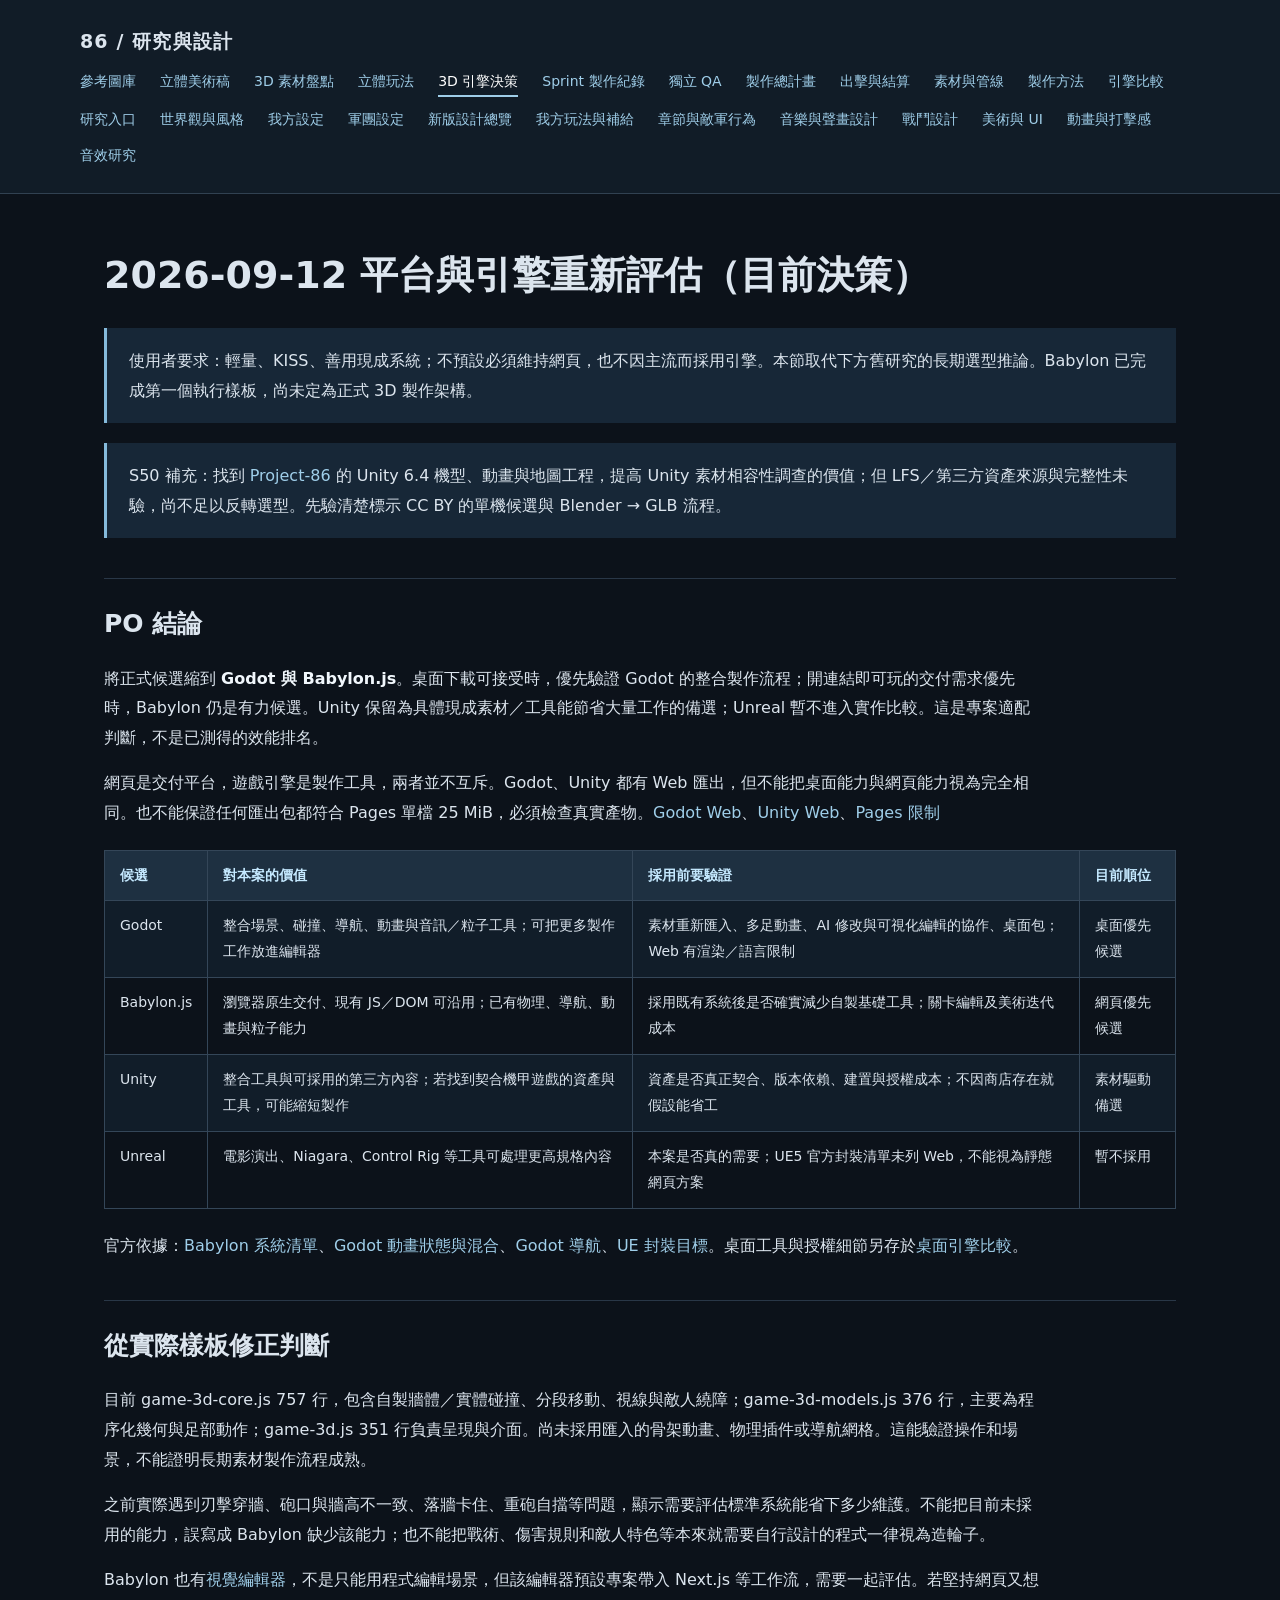
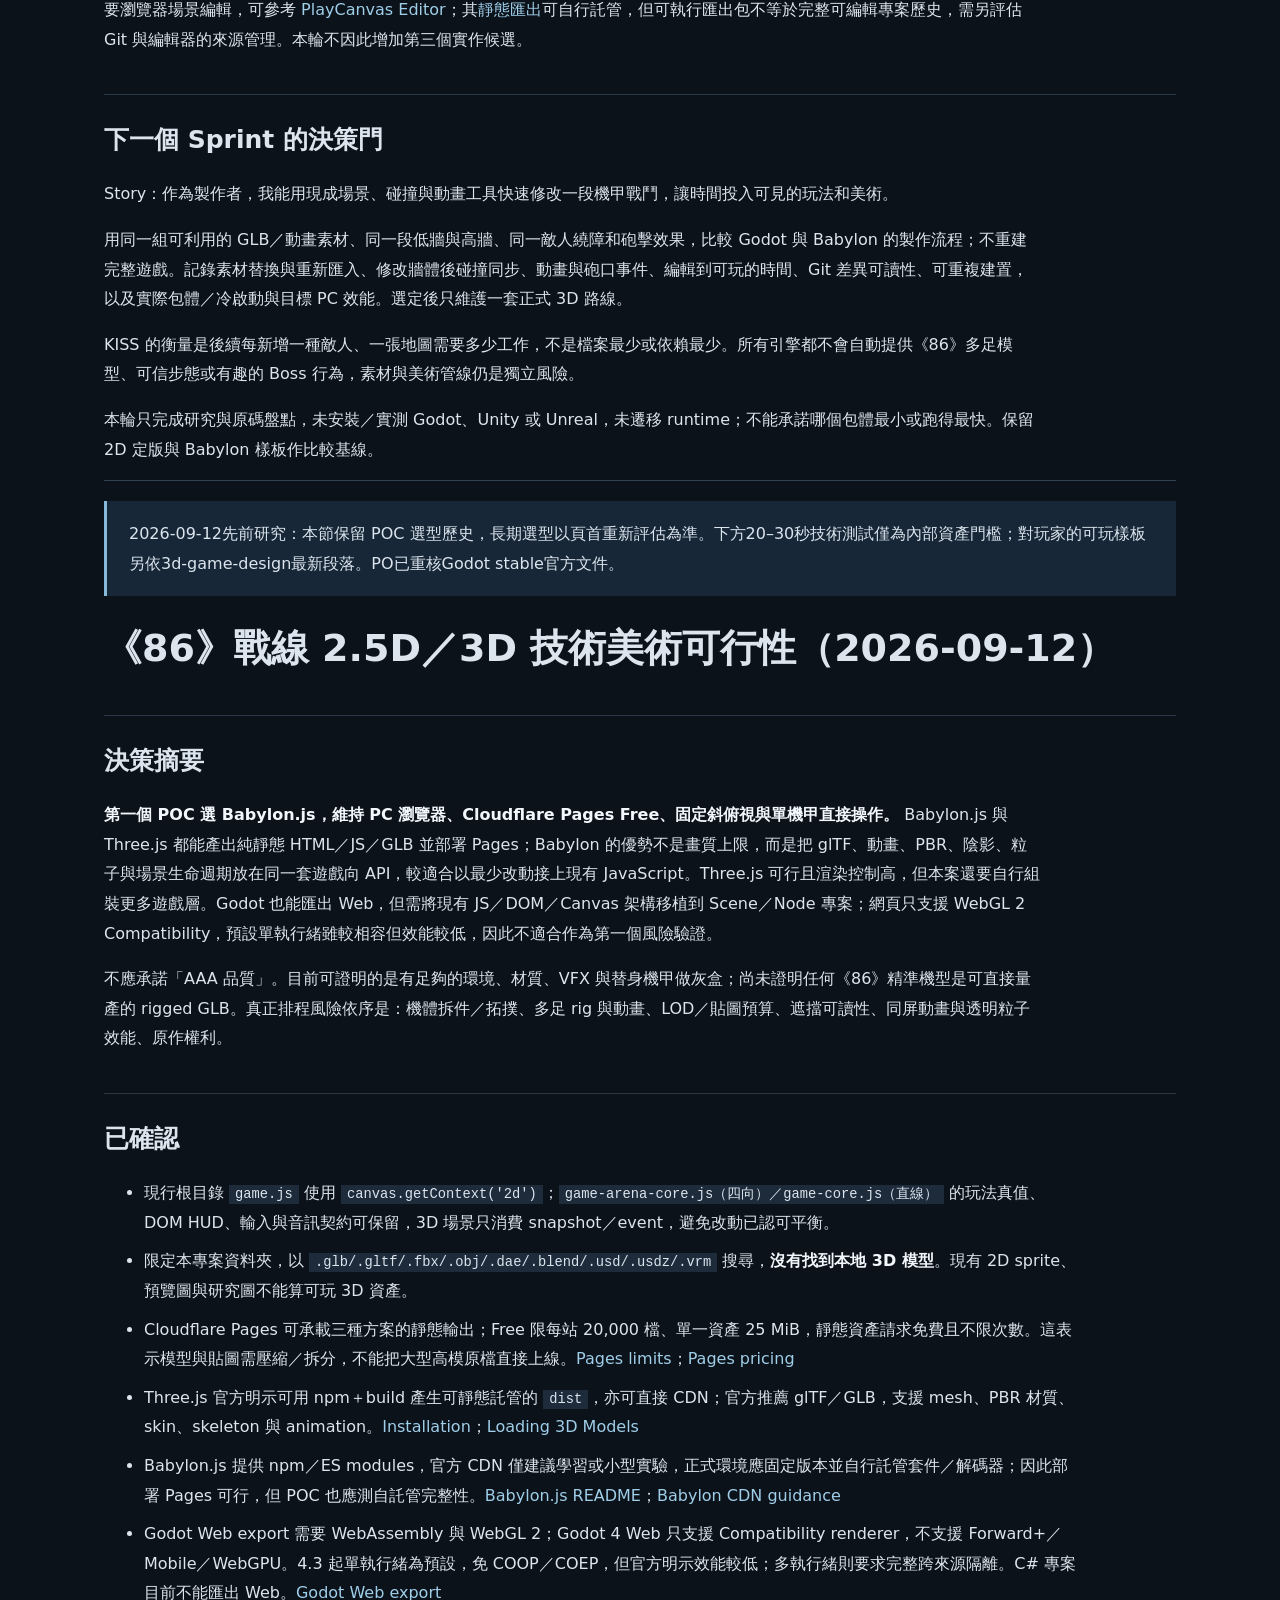
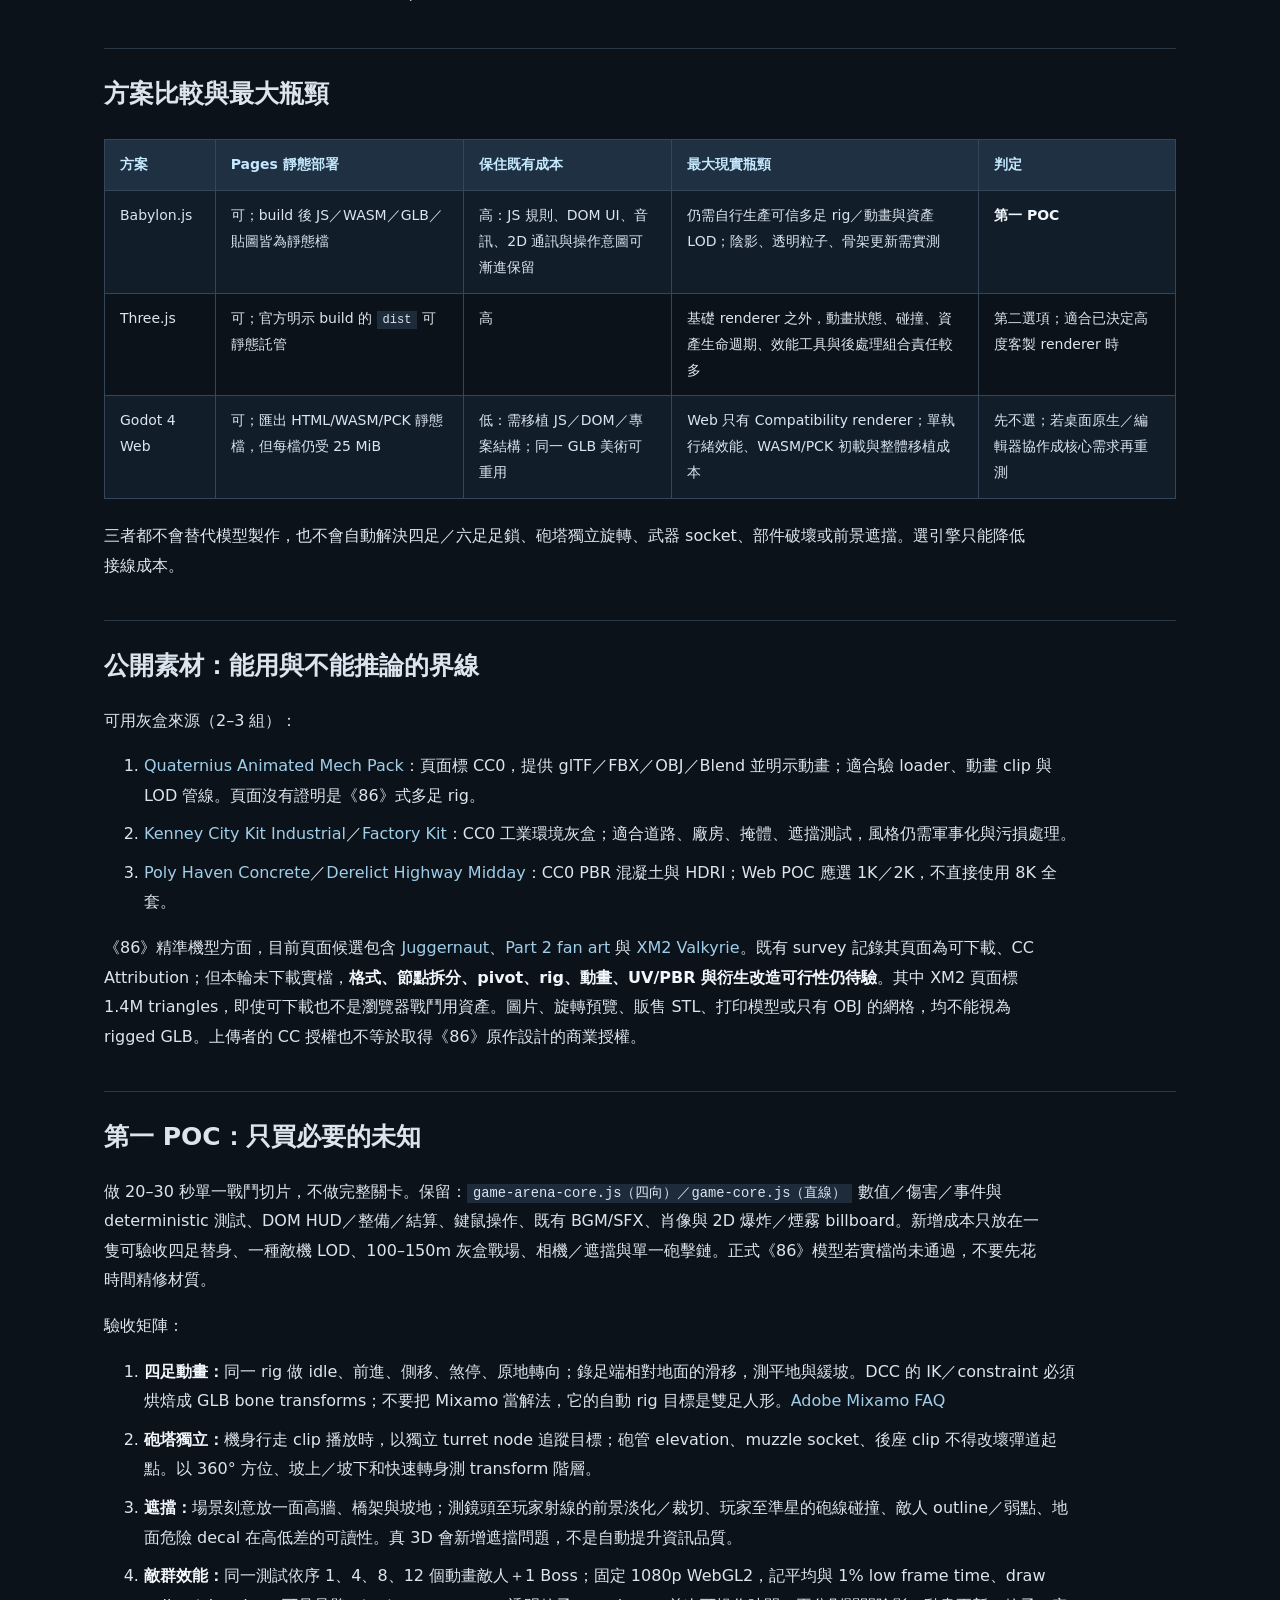
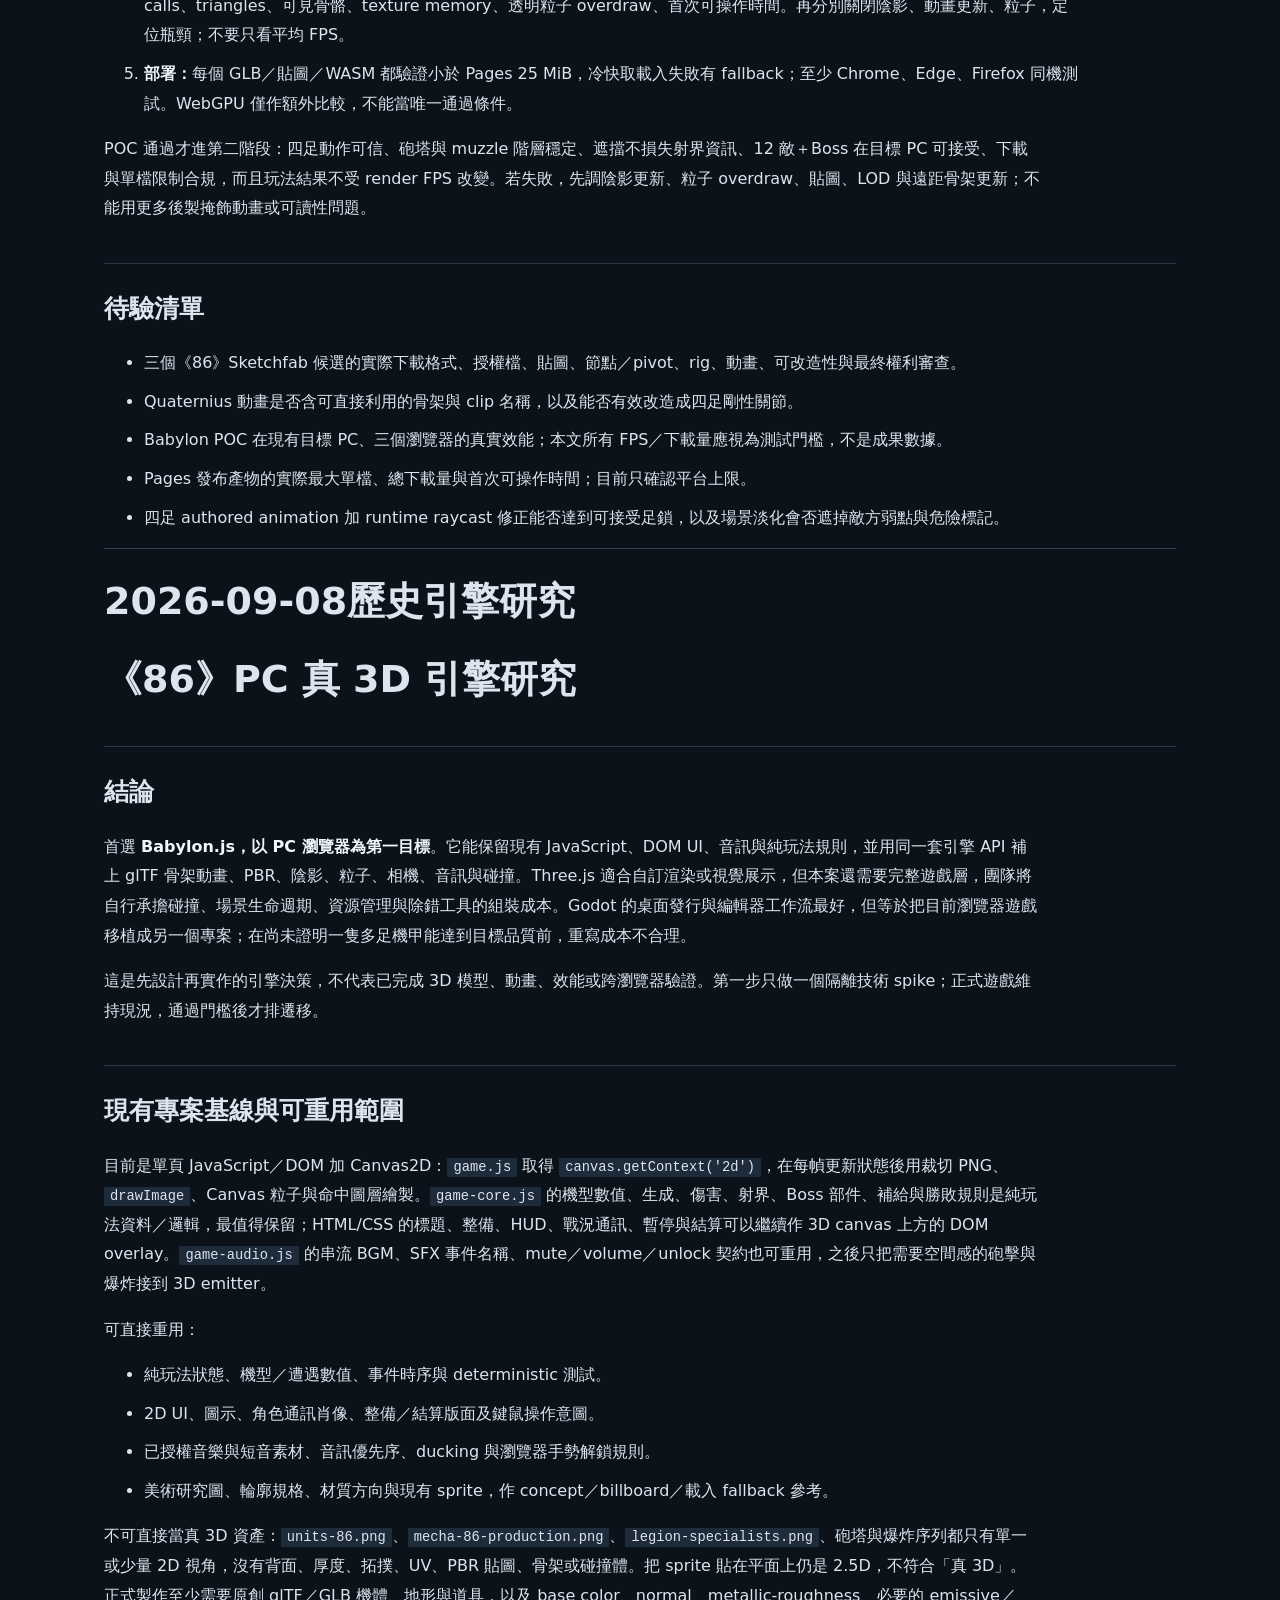
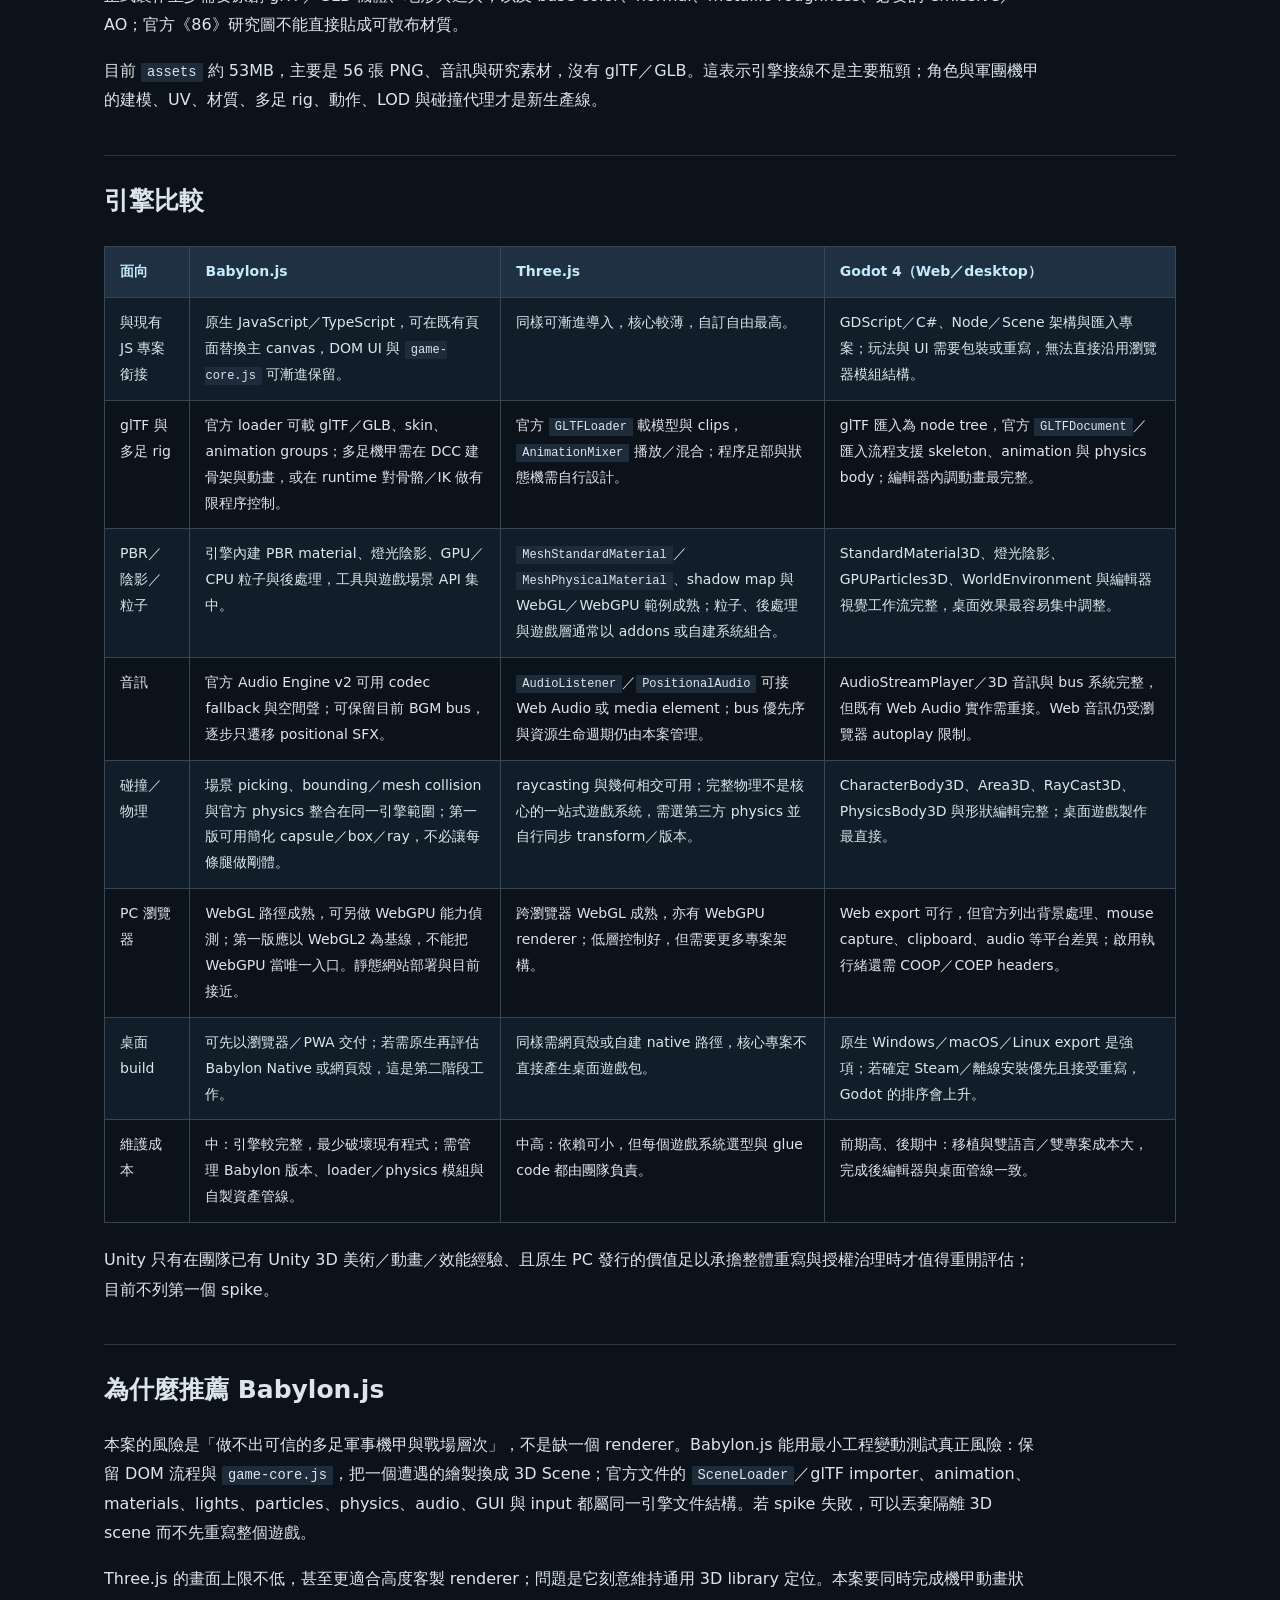
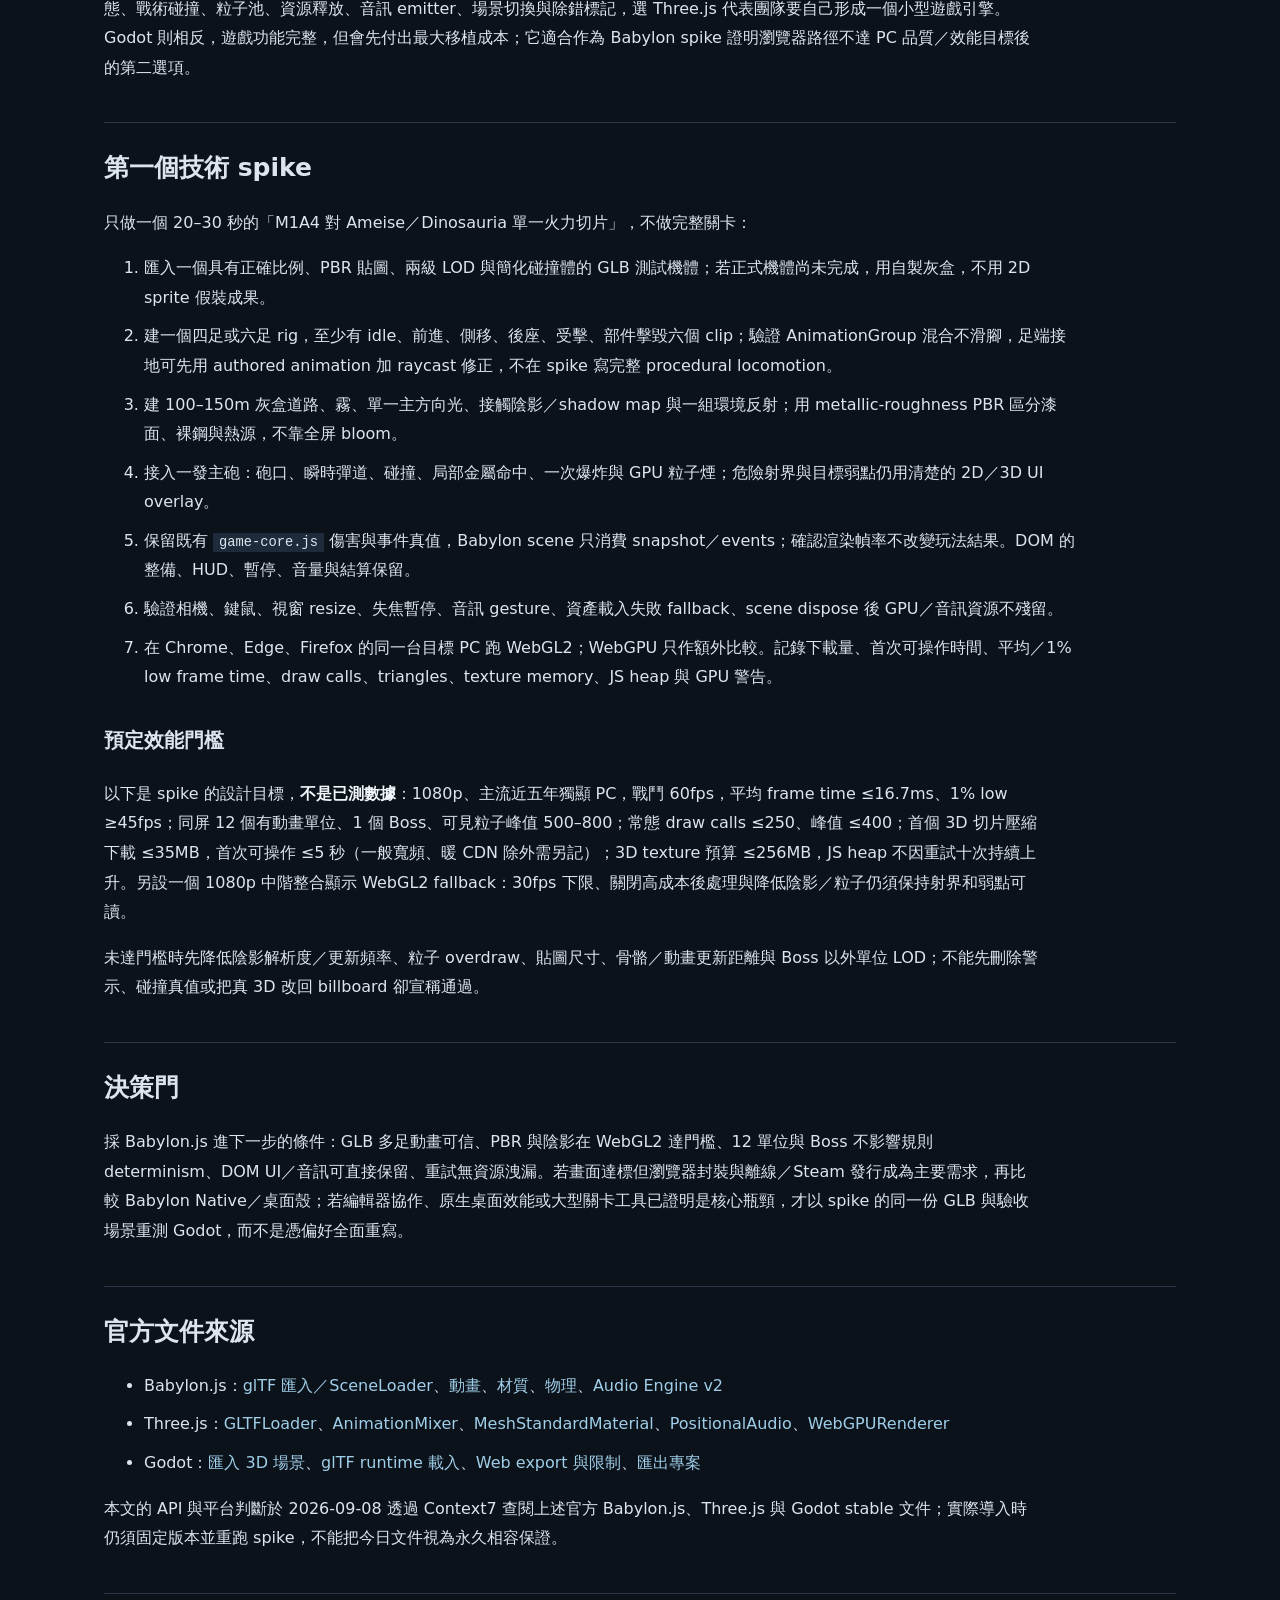
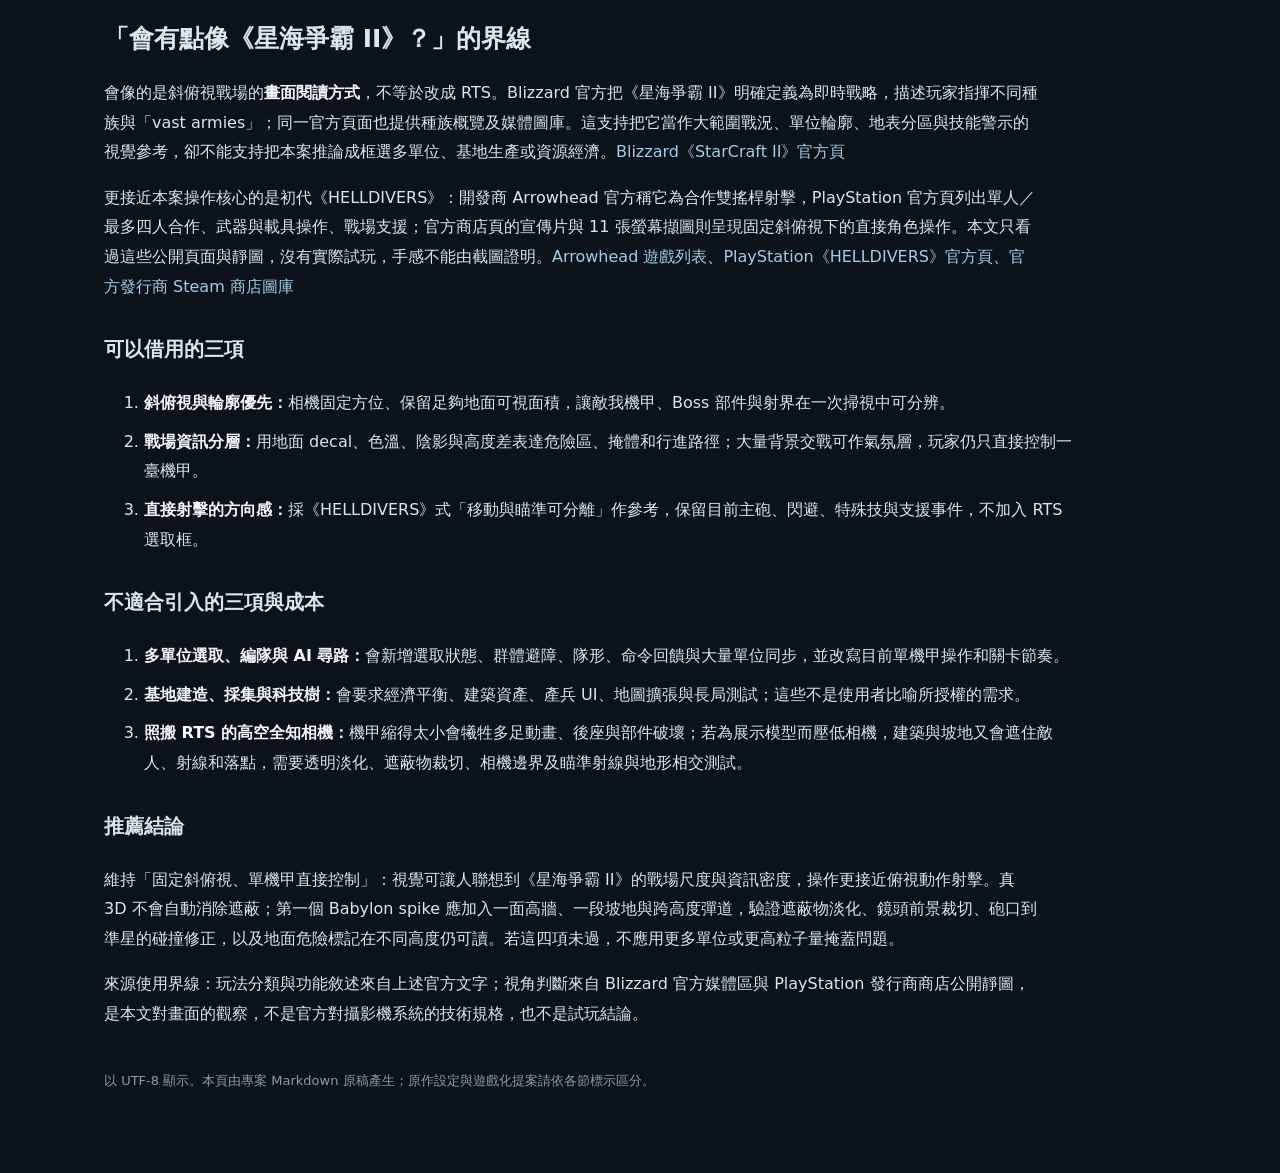
<file: art-direction/86-reference/3d-engine-study.html>
<!doctype html><html lang="zh-Hant"><head><meta charset="utf-8"><meta name="viewport" content="width=device-width,initial-scale=1"><link rel="icon" href="data:,"><title>86 / 3D 引擎決策</title><style>*{box-sizing:border-box}html{color-scheme:dark}body{margin:0;background:#0c121a;color:#dce5ee;font-family:system-ui,-apple-system,"PingFang TC",sans-serif;font-size:16px;line-height:1.85}header{padding:24px max(24px,calc((100vw - 1120px)/2));border-bottom:1px solid #314151;background:#111c27}header b{font-size:19px;letter-spacing:.06em}nav{display:flex;gap:10px 24px;flex-wrap:wrap;margin-top:10px;font-size:14px}a{color:#9fcee9;text-decoration:none}a:hover{text-decoration:underline}nav a[aria-current=page]{color:#fff;border-bottom:2px solid #9fcee9}main{max-width:1120px;padding:30px 24px 80px;margin:auto}h1{font-size:clamp(26px,4vw,38px);line-height:1.4}h2{font-size:25px;margin:40px 0 16px;border-top:1px solid #293747;padding-top:22px}h3{font-size:20px;margin-top:30px}p,li{max-width:92ch}li{margin:9px 0}strong{color:#f1f7fc}aside{padding:18px 22px;background:#172737;border-left:3px solid #85badb;margin:20px 0}code{background:#1d2b3a;padding:2px 6px;font-size:.86em;overflow-wrap:anywhere}.table{overflow:auto;margin:22px 0}table{border-collapse:collapse;min-width:580px;width:100%;font-size:14px}th,td{border:1px solid #344658;padding:12px 15px;vertical-align:top;text-align:left}th{background:#1e3041;color:#c5e9ff}tr:nth-child(even){background:#111d29}footer{color:#8a9dab;font-size:13px;margin-top:40px}hr{border:0;border-top:1px solid #314151}img{max-width:100%;height:auto}td img{width:220px;max-width:100%;min-width:130px}a{overflow-wrap:anywhere}@media(max-width:600px){body{font-size:15px}main{padding:18px 16px 60px}header{padding:18px 16px}nav{gap:8px 15px}h2{font-size:22px}}</style></head><body><header><b>86 / 研究與設計</b><nav><a href="index.html">參考圖庫</a><a href="3d-art-direction.html">立體美術稿</a><a href="3d-asset-survey.html">3D 素材盤點</a><a href="3d-game-design.html">立體玩法</a><a href="3d-engine-study.html" aria-current="page">3D 引擎決策</a><a href="sprint-journal.html">Sprint 製作紀錄</a><a href="qa-baseline.html">獨立 QA</a><a href="production-roadmap.html">製作總計畫</a><a href="production-flow.html">出擊與結算</a><a href="production-assets.html">素材與管線</a><a href="production-method.html">製作方法</a><a href="production-engine-alternatives.html">引擎比較</a><a href="README.html">研究入口</a><a href="world-and-style.html">世界觀與風格</a><a href="allies.html">我方設定</a><a href="legion.html">軍團設定</a><a href="design-overview.html">新版設計總覽</a><a href="allied-gameplay.html">我方玩法與補給</a><a href="chapter-design.html">章節與敵軍行為</a><a href="audio-vfx.html">音樂與聲畫設計</a><a href="team-combat.html">戰鬥設計</a><a href="team-art-ux.html">美術與 UI</a><a href="team-game-feel.html">動畫與打擊感</a><a href="team-audio.html">音效研究</a></nav></header><main><h1>2026-09-12 平台與引擎重新評估（目前決策）</h1>
<aside>使用者要求：輕量、KISS、善用現成系統；不預設必須維持網頁，也不因主流而採用引擎。本節取代下方舊研究的長期選型推論。Babylon 已完成第一個執行樣板，尚未定為正式 3D 製作架構。</aside>
<aside>S50 補充：找到 <a href="project-86-reuse-audit.html">Project-86</a> 的 Unity 6.4 機型、動畫與地圖工程，提高 Unity 素材相容性調查的價值；但 LFS／第三方資產來源與完整性未驗，尚不足以反轉選型。先驗清楚標示 CC BY 的單機候選與 Blender → GLB 流程。</aside>
<h2>PO 結論</h2>
<p>將正式候選縮到 <strong>Godot 與 Babylon.js</strong>。桌面下載可接受時，優先驗證 Godot 的整合製作流程；開連結即可玩的交付需求優先時，Babylon 仍是有力候選。Unity 保留為具體現成素材／工具能節省大量工作的備選；Unreal 暫不進入實作比較。這是專案適配判斷，不是已測得的效能排名。</p>
<p>網頁是交付平台，遊戲引擎是製作工具，兩者並不互斥。Godot、Unity 都有 Web 匯出，但不能把桌面能力與網頁能力視為完全相同。也不能保證任何匯出包都符合 Pages 單檔 25 MiB，必須檢查真實產物。<a href="https://docs.godotengine.org/en/stable/tutorials/export/exporting_for_web.html">Godot Web</a>、<a href="https://docs.unity3d.com/6000.0/Documentation/Manual/webgl-technical-overview.html">Unity Web</a>、<a href="https://developers.cloudflare.com/pages/platform/limits/">Pages 限制</a></p>
<div class="table"><table><tr><th>候選</th><th>對本案的價值</th><th>採用前要驗證</th><th>目前順位</th></tr><tr><td>Godot</td><td>整合場景、碰撞、導航、動畫與音訊／粒子工具；可把更多製作工作放進編輯器</td><td>素材重新匯入、多足動畫、AI 修改與可視化編輯的協作、桌面包；Web 有渲染／語言限制</td><td>桌面優先候選</td></tr><tr><td>Babylon.js</td><td>瀏覽器原生交付、現有 JS／DOM 可沿用；已有物理、導航、動畫與粒子能力</td><td>採用既有系統後是否確實減少自製基礎工具；關卡編輯及美術迭代成本</td><td>網頁優先候選</td></tr><tr><td>Unity</td><td>整合工具與可採用的第三方內容；若找到契合機甲遊戲的資產與工具，可能縮短製作</td><td>資產是否真正契合、版本依賴、建置與授權成本；不因商店存在就假設能省工</td><td>素材驅動備選</td></tr><tr><td>Unreal</td><td>電影演出、Niagara、Control Rig 等工具可處理更高規格內容</td><td>本案是否真的需要；UE5 官方封裝清單未列 Web，不能視為靜態網頁方案</td><td>暫不採用</td></tr></table></div>
<p>官方依據：<a href="https://www.babylonjs.com/specifications/">Babylon 系統清單</a>、<a href="https://docs.godotengine.org/en/stable/tutorials/animation/animation_tree.html">Godot 動畫狀態與混合</a>、<a href="https://docs.godotengine.org/en/stable/tutorials/navigation/navigation_introduction_3d.html">Godot 導航</a>、<a href="https://dev.epicgames.com/documentation/en-us/unreal-engine/packaging-your-project">UE 封裝目標</a>。桌面工具與授權細節另存於<a href="engine-desktop-comparison.html">桌面引擎比較</a>。</p>
<h2>從實際樣板修正判斷</h2>
<p>目前 game-3d-core.js 757 行，包含自製牆體／實體碰撞、分段移動、視線與敵人繞障；game-3d-models.js 376 行，主要為程序化幾何與足部動作；game-3d.js 351 行負責呈現與介面。尚未採用匯入的骨架動畫、物理插件或導航網格。這能驗證操作和場景，不能證明長期素材製作流程成熟。</p>
<p>之前實際遇到刃擊穿牆、砲口與牆高不一致、落牆卡住、重砲自擋等問題，顯示需要評估標準系統能省下多少維護。不能把目前未採用的能力，誤寫成 Babylon 缺少該能力；也不能把戰術、傷害規則和敵人特色等本來就需要自行設計的程式一律視為造輪子。</p>
<p>Babylon 也有<a href="https://editor.babylonjs.com/documentation">視覺編輯器</a>，不是只能用程式編輯場景，但該編輯器預設專案帶入 Next.js 等工作流，需要一起評估。若堅持網頁又想要瀏覽器場景編輯，可參考 <a href="https://developer.playcanvas.com/user-manual/editor/">PlayCanvas Editor</a>；其<a href="https://developer.playcanvas.com/user-manual/editor/projects/downloading/">靜態匯出</a>可自行託管，但可執行匯出包不等於完整可編輯專案歷史，需另評估 Git 與編輯器的來源管理。本輪不因此增加第三個實作候選。</p>
<h2>下一個 Sprint 的決策門</h2>
<p>Story：作為製作者，我能用現成場景、碰撞與動畫工具快速修改一段機甲戰鬥，讓時間投入可見的玩法和美術。</p>
<p>用同一組可利用的 GLB／動畫素材、同一段低牆與高牆、同一敵人繞障和砲擊效果，比較 Godot 與 Babylon 的製作流程；不重建完整遊戲。記錄素材替換與重新匯入、修改牆體後碰撞同步、動畫與砲口事件、編輯到可玩的時間、Git 差異可讀性、可重複建置，以及實際包體／冷啟動與目標 PC 效能。選定後只維護一套正式 3D 路線。</p>
<p>KISS 的衡量是後續每新增一種敵人、一張地圖需要多少工作，不是檔案最少或依賴最少。所有引擎都不會自動提供《86》多足模型、可信步態或有趣的 Boss 行為，素材與美術管線仍是獨立風險。</p>
<p>本輪只完成研究與原碼盤點，未安裝／實測 Godot、Unity 或 Unreal，未遷移 runtime；不能承諾哪個包體最小或跑得最快。保留 2D 定版與 Babylon 樣板作比較基線。</p>
<hr>
<aside>2026-09-12先前研究：本節保留 POC 選型歷史，長期選型以頁首重新評估為準。下方20–30秒技術測試僅為內部資產門檻；對玩家的可玩樣板另依3d-game-design最新段落。PO已重核Godot stable官方文件。</aside>
<h1>《86》戰線 2.5D／3D 技術美術可行性（2026-09-12）</h1>
<h2>決策摘要</h2>
<p><strong>第一個 POC 選 Babylon.js，維持 PC 瀏覽器、Cloudflare Pages Free、固定斜俯視與單機甲直接操作。</strong> Babylon.js 與 Three.js 都能產出純靜態 HTML／JS／GLB 並部署 Pages；Babylon 的優勢不是畫質上限，而是把 glTF、動畫、PBR、陰影、粒子與場景生命週期放在同一套遊戲向 API，較適合以最少改動接上現有 JavaScript。Three.js 可行且渲染控制高，但本案還要自行組裝更多遊戲層。Godot 也能匯出 Web，但需將現有 JS／DOM／Canvas 架構移植到 Scene／Node 專案；網頁只支援 WebGL 2 Compatibility，預設單執行緒雖較相容但效能較低，因此不適合作為第一個風險驗證。</p>
<p>不應承諾「AAA 品質」。目前可證明的是有足夠的環境、材質、VFX 與替身機甲做灰盒；尚未證明任何《86》精準機型是可直接量產的 rigged GLB。真正排程風險依序是：機體拆件／拓撲、多足 rig 與動畫、LOD／貼圖預算、遮擋可讀性、同屏動畫與透明粒子效能、原作權利。</p>
<h2>已確認</h2>
<ul><li>現行根目錄 <code>game.js</code> 使用 <code>canvas.getContext(&#x27;2d&#x27;)</code>；<code>game-arena-core.js（四向）／game-core.js（直線）</code> 的玩法真值、DOM HUD、輸入與音訊契約可保留，3D 場景只消費 snapshot／event，避免改動已認可平衡。</li><li>限定本專案資料夾，以 <code>.glb/.gltf/.fbx/.obj/.dae/.blend/.usd/.usdz/.vrm</code> 搜尋，<strong>沒有找到本地 3D 模型</strong>。現有 2D sprite、預覽圖與研究圖不能算可玩 3D 資產。</li><li>Cloudflare Pages 可承載三種方案的靜態輸出；Free 限每站 20,000 檔、單一資產 25 MiB，靜態資產請求免費且不限次數。這表示模型與貼圖需壓縮／拆分，不能把大型高模原檔直接上線。<a href="https://developers.cloudflare.com/pages/platform/limits/">Pages limits</a>；<a href="https://developers.cloudflare.com/pages/functions/pricing/">Pages pricing</a></li><li>Three.js 官方明示可用 npm＋build 產生可靜態託管的 <code>dist</code>，亦可直接 CDN；官方推薦 glTF／GLB，支援 mesh、PBR 材質、skin、skeleton 與 animation。<a href="https://threejs.org/manual/en/installation.html">Installation</a>；<a href="https://threejs.org/manual/en/loading-3d-models.html">Loading 3D Models</a></li><li>Babylon.js 提供 npm／ES modules，官方 CDN 僅建議學習或小型實驗，正式環境應固定版本並自行託管套件／解碼器；因此部署 Pages 可行，但 POC 也應測自託管完整性。<a href="https://github.com/BabylonJS/Babylon.js/blob/master/readme.html">Babylon.js README</a>；<a href="https://github.com/BabylonJS/Documentation/blob/master/content/setup/frameworkPackages/CDN.html">Babylon CDN guidance</a></li><li>Godot Web export 需要 WebAssembly 與 WebGL 2；Godot 4 Web 只支援 Compatibility renderer，不支援 Forward+／Mobile／WebGPU。4.3 起單執行緒為預設，免 COOP／COEP，但官方明示效能較低；多執行緒則要求完整跨來源隔離。C# 專案目前不能匯出 Web。<a href="https://docs.godotengine.org/en/stable/tutorials/export/exporting_for_web.html">Godot Web export</a></li></ul>
<h2>方案比較與最大瓶頸</h2>
<div class="table"><table><tr><th>方案</th><th>Pages 靜態部署</th><th>保住既有成本</th><th>最大現實瓶頸</th><th>判定</th></tr><tr><td>Babylon.js</td><td>可；build 後 JS／WASM／GLB／貼圖皆為靜態檔</td><td>高：JS 規則、DOM UI、音訊、2D 通訊與操作意圖可漸進保留</td><td>仍需自行生產可信多足 rig／動畫與資產 LOD；陰影、透明粒子、骨架更新需實測</td><td><strong>第一 POC</strong></td></tr><tr><td>Three.js</td><td>可；官方明示 build 的 <code>dist</code> 可靜態託管</td><td>高</td><td>基礎 renderer 之外，動畫狀態、碰撞、資產生命週期、效能工具與後處理組合責任較多</td><td>第二選項；適合已決定高度客製 renderer 時</td></tr><tr><td>Godot 4 Web</td><td>可；匯出 HTML/WASM/PCK 靜態檔，但每檔仍受 25 MiB</td><td>低：需移植 JS／DOM／專案結構；同一 GLB 美術可重用</td><td>Web 只有 Compatibility renderer；單執行緒效能、WASM/PCK 初載與整體移植成本</td><td>先不選；若桌面原生／編輯器協作成核心需求再重測</td></tr></table></div>
<p>三者都不會替代模型製作，也不會自動解決四足／六足足鎖、砲塔獨立旋轉、武器 socket、部件破壞或前景遮擋。選引擎只能降低接線成本。</p>
<h2>公開素材：能用與不能推論的界線</h2>
<p>可用灰盒來源（2–3 組）：</p>
<ol><li><a href="https://quaternius.com/packs/animatedmech.html">Quaternius Animated Mech Pack</a>：頁面標 CC0，提供 glTF／FBX／OBJ／Blend 並明示動畫；適合驗 loader、動畫 clip 與 LOD 管線。頁面沒有證明是《86》式多足 rig。</li><li><a href="https://kenney.nl/assets/city-kit-industrial">Kenney City Kit Industrial</a>／<a href="https://kenney.nl/assets/factory-kit">Factory Kit</a>：CC0 工業環境灰盒；適合道路、廠房、掩體、遮擋測試，風格仍需軍事化與污損處理。</li><li><a href="https://polyhaven.com/a/concrete">Poly Haven Concrete</a>／<a href="https://polyhaven.com/a/derelict_highway_midday">Derelict Highway Midday</a>：CC0 PBR 混凝土與 HDRI；Web POC 應選 1K／2K，不直接使用 8K 全套。</li></ol>
<p>《86》精準機型方面，目前頁面候選包含 <a href="https://sketchfab.com/3d-models/juggernaut-86-eighty-six-1f4d04b7d1154b63ba27ab21702fcffe">Juggernaut</a>、<a href="https://sketchfab.com/3d-models/86-eighty-six-part-2-fanart-a89630e14a544b1ca1b43883d536c8e0">Part 2 fan art</a> 與 <a href="https://sketchfab.com/3d-models/8686-eighty-six-xm2-valkyrie-15e9ca4e17ae4af7af6ba12c9b28085e">XM2 Valkyrie</a>。既有 survey 記錄其頁面為可下載、CC Attribution；但本輪未下載實檔，<strong>格式、節點拆分、pivot、rig、動畫、UV/PBR 與衍生改造可行性仍待驗</strong>。其中 XM2 頁面標 1.4M triangles，即使可下載也不是瀏覽器戰鬥用資產。圖片、旋轉預覽、販售 STL、打印模型或只有 OBJ 的網格，均不能視為 rigged GLB。上傳者的 CC 授權也不等於取得《86》原作設計的商業授權。</p>
<h2>第一 POC：只買必要的未知</h2>
<p>做 20–30 秒單一戰鬥切片，不做完整關卡。保留：<code>game-arena-core.js（四向）／game-core.js（直線）</code> 數值／傷害／事件與 deterministic 測試、DOM HUD／整備／結算、鍵鼠操作、既有 BGM/SFX、肖像與 2D 爆炸／煙霧 billboard。新增成本只放在一隻可驗收四足替身、一種敵機 LOD、100–150m 灰盒戰場、相機／遮擋與單一砲擊鏈。正式《86》模型若實檔尚未通過，不要先花時間精修材質。</p>
<p>驗收矩陣：</p>
<ol><li><strong>四足動畫：</strong>同一 rig 做 idle、前進、側移、煞停、原地轉向；錄足端相對地面的滑移，測平地與緩坡。DCC 的 IK／constraint 必須烘焙成 GLB bone transforms；不要把 Mixamo 當解法，它的自動 rig 目標是雙足人形。<a href="https://helpx.adobe.com/creative-cloud/faq/mixamo-faq.html">Adobe Mixamo FAQ</a></li><li><strong>砲塔獨立：</strong>機身行走 clip 播放時，以獨立 turret node 追蹤目標；砲管 elevation、muzzle socket、後座 clip 不得改壞彈道起點。以 360° 方位、坡上／坡下和快速轉身測 transform 階層。</li><li><strong>遮擋：</strong>場景刻意放一面高牆、橋架與坡地；測鏡頭至玩家射線的前景淡化／裁切、玩家至準星的砲線碰撞、敵人 outline／弱點、地面危險 decal 在高低差的可讀性。真 3D 會新增遮擋問題，不是自動提升資訊品質。</li><li><strong>敵群效能：</strong>同一測試依序 1、4、8、12 個動畫敵人＋1 Boss；固定 1080p WebGL2，記平均與 1% low frame time、draw calls、triangles、可見骨骼、texture memory、透明粒子 overdraw、首次可操作時間。再分別關閉陰影、動畫更新、粒子，定位瓶頸；不要只看平均 FPS。</li><li><strong>部署：</strong>每個 GLB／貼圖／WASM 都驗證小於 Pages 25 MiB，冷快取載入失敗有 fallback；至少 Chrome、Edge、Firefox 同機測試。WebGPU 僅作額外比較，不能當唯一通過條件。</li></ol>
<p>POC 通過才進第二階段：四足動作可信、砲塔與 muzzle 階層穩定、遮擋不損失射界資訊、12 敵＋Boss 在目標 PC 可接受、下載與單檔限制合規，而且玩法結果不受 render FPS 改變。若失敗，先調陰影更新、粒子 overdraw、貼圖、LOD 與遠距骨架更新；不能用更多後製掩飾動畫或可讀性問題。</p>
<h2>待驗清單</h2>
<ul><li>三個《86》Sketchfab 候選的實際下載格式、授權檔、貼圖、節點／pivot、rig、動畫、可改造性與最終權利審查。</li><li>Quaternius 動畫是否含可直接利用的骨架與 clip 名稱，以及能否有效改造成四足剛性關節。</li><li>Babylon POC 在現有目標 PC、三個瀏覽器的真實效能；本文所有 FPS／下載量應視為測試門檻，不是成果數據。</li><li>Pages 發布產物的實際最大單檔、總下載量與首次可操作時間；目前只確認平台上限。</li><li>四足 authored animation 加 runtime raycast 修正能否達到可接受足鎖，以及場景淡化會否遮掉敵方弱點與危險標記。</li></ul>
<hr>
<h1>2026-09-08歷史引擎研究</h1>
<h1>《86》PC 真 3D 引擎研究</h1>
<h2>結論</h2>
<p>首選 <strong>Babylon.js，以 PC 瀏覽器為第一目標</strong>。它能保留現有 JavaScript、DOM UI、音訊與純玩法規則，並用同一套引擎 API 補上 glTF 骨架動畫、PBR、陰影、粒子、相機、音訊與碰撞。Three.js 適合自訂渲染或視覺展示，但本案還需要完整遊戲層，團隊將自行承擔碰撞、場景生命週期、資源管理與除錯工具的組裝成本。Godot 的桌面發行與編輯器工作流最好，但等於把目前瀏覽器遊戲移植成另一個專案；在尚未證明一隻多足機甲能達到目標品質前，重寫成本不合理。</p>
<p>這是先設計再實作的引擎決策，不代表已完成 3D 模型、動畫、效能或跨瀏覽器驗證。第一步只做一個隔離技術 spike；正式遊戲維持現況，通過門檻後才排遷移。</p>
<h2>現有專案基線與可重用範圍</h2>
<p>目前是單頁 JavaScript／DOM 加 Canvas2D：<code>game.js</code> 取得 <code>canvas.getContext(&#x27;2d&#x27;)</code>，在每幀更新狀態後用裁切 PNG、<code>drawImage</code>、Canvas 粒子與命中圖層繪製。<code>game-core.js</code> 的機型數值、生成、傷害、射界、Boss 部件、補給與勝敗規則是純玩法資料／邏輯，最值得保留；HTML/CSS 的標題、整備、HUD、戰況通訊、暫停與結算可以繼續作 3D canvas 上方的 DOM overlay。<code>game-audio.js</code> 的串流 BGM、SFX 事件名稱、mute／volume／unlock 契約也可重用，之後只把需要空間感的砲擊與爆炸接到 3D emitter。</p>
<p>可直接重用：</p>
<ul><li>純玩法狀態、機型／遭遇數值、事件時序與 deterministic 測試。</li><li>2D UI、圖示、角色通訊肖像、整備／結算版面及鍵鼠操作意圖。</li><li>已授權音樂與短音素材、音訊優先序、ducking 與瀏覽器手勢解鎖規則。</li><li>美術研究圖、輪廓規格、材質方向與現有 sprite，作 concept／billboard／載入 fallback 參考。</li></ul>
<p>不可直接當真 3D 資產：<code>units-86.png</code>、<code>mecha-86-production.png</code>、<code>legion-specialists.png</code>、砲塔與爆炸序列都只有單一或少量 2D 視角，沒有背面、厚度、拓撲、UV、PBR 貼圖、骨架或碰撞體。把 sprite 貼在平面上仍是 2.5D，不符合「真 3D」。正式製作至少需要原創 glTF／GLB 機體、地形與道具，以及 base color、normal、metallic-roughness、必要的 emissive／AO；官方《86》研究圖不能直接貼成可散布材質。</p>
<p>目前 <code>assets</code> 約 53MB，主要是 56 張 PNG、音訊與研究素材，沒有 glTF／GLB。這表示引擎接線不是主要瓶頸；角色與軍團機甲的建模、UV、材質、多足 rig、動作、LOD 與碰撞代理才是新生產線。</p>
<h2>引擎比較</h2>
<div class="table"><table><tr><th>面向</th><th>Babylon.js</th><th>Three.js</th><th>Godot 4（Web／desktop）</th></tr><tr><td>與現有 JS 專案銜接</td><td>原生 JavaScript／TypeScript，可在既有頁面替換主 canvas，DOM UI 與 <code>game-core.js</code> 可漸進保留。</td><td>同樣可漸進導入，核心較薄，自訂自由最高。</td><td>GDScript／C#、Node／Scene 架構與匯入專案；玩法與 UI 需要包裝或重寫，無法直接沿用瀏覽器模組結構。</td></tr><tr><td>glTF 與多足 rig</td><td>官方 loader 可載 glTF／GLB、skin、animation groups；多足機甲需在 DCC 建骨架與動畫，或在 runtime 對骨骼／IK 做有限程序控制。</td><td>官方 <code>GLTFLoader</code> 載模型與 clips，<code>AnimationMixer</code> 播放／混合；程序足部與狀態機需自行設計。</td><td>glTF 匯入為 node tree，官方 <code>GLTFDocument</code>／匯入流程支援 skeleton、animation 與 physics body；編輯器內調動畫最完整。</td></tr><tr><td>PBR／陰影／粒子</td><td>引擎內建 PBR material、燈光陰影、GPU／CPU 粒子與後處理，工具與遊戲場景 API 集中。</td><td><code>MeshStandardMaterial</code>／<code>MeshPhysicalMaterial</code>、shadow map 與 WebGL／WebGPU 範例成熟；粒子、後處理與遊戲層通常以 addons 或自建系統組合。</td><td>StandardMaterial3D、燈光陰影、GPUParticles3D、WorldEnvironment 與編輯器視覺工作流完整，桌面效果最容易集中調整。</td></tr><tr><td>音訊</td><td>官方 Audio Engine v2 可用 codec fallback 與空間聲；可保留目前 BGM bus，逐步只遷移 positional SFX。</td><td><code>AudioListener</code>／<code>PositionalAudio</code> 可接 Web Audio 或 media element；bus 優先序與資源生命週期仍由本案管理。</td><td>AudioStreamPlayer／3D 音訊與 bus 系統完整，但既有 Web Audio 實作需重接。Web 音訊仍受瀏覽器 autoplay 限制。</td></tr><tr><td>碰撞／物理</td><td>場景 picking、bounding／mesh collision 與官方 physics 整合在同一引擎範圍；第一版可用簡化 capsule／box／ray，不必讓每條腿做剛體。</td><td>raycasting 與幾何相交可用；完整物理不是核心的一站式遊戲系統，需選第三方 physics 並自行同步 transform／版本。</td><td>CharacterBody3D、Area3D、RayCast3D、PhysicsBody3D 與形狀編輯完整；桌面遊戲製作最直接。</td></tr><tr><td>PC 瀏覽器</td><td>WebGL 路徑成熟，可另做 WebGPU 能力偵測；第一版應以 WebGL2 為基線，不能把 WebGPU 當唯一入口。靜態網站部署與目前接近。</td><td>跨瀏覽器 WebGL 成熟，亦有 WebGPU renderer；低層控制好，但需要更多專案架構。</td><td>Web export 可行，但官方列出背景處理、mouse capture、clipboard、audio 等平台差異；啟用執行緒還需 COOP／COEP headers。</td></tr><tr><td>桌面 build</td><td>可先以瀏覽器／PWA 交付；若需原生再評估 Babylon Native 或網頁殼，這是第二階段工作。</td><td>同樣需網頁殼或自建 native 路徑，核心專案不直接產生桌面遊戲包。</td><td>原生 Windows／macOS／Linux export 是強項；若確定 Steam／離線安裝優先且接受重寫，Godot 的排序會上升。</td></tr><tr><td>維護成本</td><td>中：引擎較完整，最少破壞現有程式；需管理 Babylon 版本、loader／physics 模組與自製資產管線。</td><td>中高：依賴可小，但每個遊戲系統選型與 glue code 都由團隊負責。</td><td>前期高、後期中：移植與雙語言／雙專案成本大，完成後編輯器與桌面管線一致。</td></tr></table></div>
<p>Unity 只有在團隊已有 Unity 3D 美術／動畫／效能經驗、且原生 PC 發行的價值足以承擔整體重寫與授權治理時才值得重開評估；目前不列第一個 spike。</p>
<h2>為什麼推薦 Babylon.js</h2>
<p>本案的風險是「做不出可信的多足軍事機甲與戰場層次」，不是缺一個 renderer。Babylon.js 能用最小工程變動測試真正風險：保留 DOM 流程與 <code>game-core.js</code>，把一個遭遇的繪製換成 3D Scene；官方文件的 <code>SceneLoader</code>／glTF importer、animation、materials、lights、particles、physics、audio、GUI 與 input 都屬同一引擎文件結構。若 spike 失敗，可以丟棄隔離 3D scene 而不先重寫整個遊戲。</p>
<p>Three.js 的畫面上限不低，甚至更適合高度客製 renderer；問題是它刻意維持通用 3D library 定位。本案要同時完成機甲動畫狀態、戰術碰撞、粒子池、資源釋放、音訊 emitter、場景切換與除錯標記，選 Three.js 代表團隊要自己形成一個小型遊戲引擎。Godot 則相反，遊戲功能完整，但會先付出最大移植成本；它適合作為 Babylon spike 證明瀏覽器路徑不達 PC 品質／效能目標後的第二選項。</p>
<h2>第一個技術 spike</h2>
<p>只做一個 20–30 秒的「M1A4 對 Ameise／Dinosauria 單一火力切片」，不做完整關卡：</p>
<ol><li>匯入一個具有正確比例、PBR 貼圖、兩級 LOD 與簡化碰撞體的 GLB 測試機體；若正式機體尚未完成，用自製灰盒，不用 2D sprite 假裝成果。</li><li>建一個四足或六足 rig，至少有 idle、前進、側移、後座、受擊、部件擊毀六個 clip；驗證 AnimationGroup 混合不滑腳，足端接地可先用 authored animation 加 raycast 修正，不在 spike 寫完整 procedural locomotion。</li><li>建 100–150m 灰盒道路、霧、單一主方向光、接觸陰影／shadow map 與一組環境反射；用 metallic-roughness PBR 區分漆面、裸鋼與熱源，不靠全屏 bloom。</li><li>接入一發主砲：砲口、瞬時彈道、碰撞、局部金屬命中、一次爆炸與 GPU 粒子煙；危險射界與目標弱點仍用清楚的 2D／3D UI overlay。</li><li>保留既有 <code>game-core.js</code> 傷害與事件真值，Babylon scene 只消費 snapshot／events；確認渲染幀率不改變玩法結果。DOM 的整備、HUD、暫停、音量與結算保留。</li><li>驗證相機、鍵鼠、視窗 resize、失焦暫停、音訊 gesture、資產載入失敗 fallback、scene dispose 後 GPU／音訊資源不殘留。</li><li>在 Chrome、Edge、Firefox 的同一台目標 PC 跑 WebGL2；WebGPU 只作額外比較。記錄下載量、首次可操作時間、平均／1% low frame time、draw calls、triangles、texture memory、JS heap 與 GPU 警告。</li></ol>
<h3>預定效能門檻</h3>
<p>以下是 spike 的設計目標，<strong>不是已測數據</strong>：1080p、主流近五年獨顯 PC，戰鬥 60fps，平均 frame time ≤16.7ms、1% low ≥45fps；同屏 12 個有動畫單位、1 個 Boss、可見粒子峰值 500–800；常態 draw calls ≤250、峰值 ≤400；首個 3D 切片壓縮下載 ≤35MB，首次可操作 ≤5 秒（一般寬頻、暖 CDN 除外需另記）；3D texture 預算 ≤256MB，JS heap 不因重試十次持續上升。另設一個 1080p 中階整合顯示 WebGL2 fallback：30fps 下限、關閉高成本後處理與降低陰影／粒子仍須保持射界和弱點可讀。</p>
<p>未達門檻時先降低陰影解析度／更新頻率、粒子 overdraw、貼圖尺寸、骨骼／動畫更新距離與 Boss 以外單位 LOD；不能先刪除警示、碰撞真值或把真 3D 改回 billboard 卻宣稱通過。</p>
<h2>決策門</h2>
<p>採 Babylon.js 進下一步的條件：GLB 多足動畫可信、PBR 與陰影在 WebGL2 達門檻、12 單位與 Boss 不影響規則 determinism、DOM UI／音訊可直接保留、重試無資源洩漏。若畫面達標但瀏覽器封裝與離線／Steam 發行成為主要需求，再比較 Babylon Native／桌面殼；若編輯器協作、原生桌面效能或大型關卡工具已證明是核心瓶頸，才以 spike 的同一份 GLB 與驗收場景重測 Godot，而不是憑偏好全面重寫。</p>
<h2>官方文件來源</h2>
<ul><li>Babylon.js：<a href="https://doc.babylonjs.com/features/featuresDeepDive/importers/">glTF 匯入／SceneLoader</a>、<a href="https://doc.babylonjs.com/features/featuresDeepDive/animation/">動畫</a>、<a href="https://doc.babylonjs.com/features/featuresDeepDive/materials/">材質</a>、<a href="https://doc.babylonjs.com/features/featuresDeepDive/physics/">物理</a>、<a href="https://doc.babylonjs.com/features/featuresDeepDive/audio/">Audio Engine v2</a></li><li>Three.js：<a href="https://threejs.org/docs/#examples/en/loaders/GLTFLoader">GLTFLoader</a>、<a href="https://threejs.org/docs/#api/en/animation/AnimationMixer">AnimationMixer</a>、<a href="https://threejs.org/docs/#api/en/materials/MeshStandardMaterial">MeshStandardMaterial</a>、<a href="https://threejs.org/docs/#api/en/audio/PositionalAudio">PositionalAudio</a>、<a href="https://threejs.org/docs/#api/en/renderers/webgpu/WebGPURenderer">WebGPURenderer</a></li><li>Godot：<a href="https://docs.godotengine.org/en/stable/tutorials/assets_pipeline/importing_3d_scenes/">匯入 3D 場景</a>、<a href="https://docs.godotengine.org/en/stable/tutorials/io/runtime_file_loading_and_saving.html">glTF runtime 載入</a>、<a href="https://docs.godotengine.org/en/stable/tutorials/export/exporting_for_web.html">Web export 與限制</a>、<a href="https://docs.godotengine.org/en/stable/tutorials/export/exporting_projects.html">匯出專案</a></li></ul>
<p>本文的 API 與平台判斷於 2026-09-08 透過 Context7 查閱上述官方 Babylon.js、Three.js 與 Godot stable 文件；實際導入時仍須固定版本並重跑 spike，不能把今日文件視為永久相容保證。</p>
<h2>「會有點像《星海爭霸 II》？」的界線</h2>
<p>會像的是斜俯視戰場的<strong>畫面閱讀方式</strong>，不等於改成 RTS。Blizzard 官方把《星海爭霸 II》明確定義為即時戰略，描述玩家指揮不同種族與「vast armies」；同一官方頁面也提供種族概覽及媒體圖庫。這支持把它當作大範圍戰況、單位輪廓、地表分區與技能警示的視覺參考，卻不能支持把本案推論成框選多單位、基地生產或資源經濟。<a href="https://starcraft2.blizzard.com/">Blizzard《StarCraft II》官方頁</a></p>
<p>更接近本案操作核心的是初代《HELLDIVERS》：開發商 Arrowhead 官方稱它為合作雙搖桿射擊，PlayStation 官方頁列出單人／最多四人合作、武器與載具操作、戰場支援；官方商店頁的宣傳片與 11 張螢幕擷圖則呈現固定斜俯視下的直接角色操作。本文只看過這些公開頁面與靜圖，沒有實際試玩，手感不能由截圖證明。<a href="https://www.arrowheadgamestudios.com/aboutarrowhead/games/">Arrowhead 遊戲列表</a>、<a href="https://www.playstation.com/en-us/games/helldivers/">PlayStation《HELLDIVERS》官方頁</a>、<a href="https://store.steampowered.com/app/394510/">官方發行商 Steam 商店圖庫</a></p>
<h3>可以借用的三項</h3>
<ol><li><strong>斜俯視與輪廓優先：</strong>相機固定方位、保留足夠地面可視面積，讓敵我機甲、Boss 部件與射界在一次掃視中可分辨。</li><li><strong>戰場資訊分層：</strong>用地面 decal、色溫、陰影與高度差表達危險區、掩體和行進路徑；大量背景交戰可作氣氛層，玩家仍只直接控制一臺機甲。</li><li><strong>直接射擊的方向感：</strong>採《HELLDIVERS》式「移動與瞄準可分離」作參考，保留目前主砲、閃避、特殊技與支援事件，不加入 RTS 選取框。</li></ol>
<h3>不適合引入的三項與成本</h3>
<ol><li><strong>多單位選取、編隊與 AI 尋路：</strong>會新增選取狀態、群體避障、隊形、命令回饋與大量單位同步，並改寫目前單機甲操作和關卡節奏。</li><li><strong>基地建造、採集與科技樹：</strong>會要求經濟平衡、建築資產、產兵 UI、地圖擴張與長局測試；這些不是使用者比喻所授權的需求。</li><li><strong>照搬 RTS 的高空全知相機：</strong>機甲縮得太小會犧牲多足動畫、後座與部件破壞；若為展示模型而壓低相機，建築與坡地又會遮住敵人、射線和落點，需要透明淡化、遮蔽物裁切、相機邊界及瞄準射線與地形相交測試。</li></ol>
<h3>推薦結論</h3>
<p>維持「固定斜俯視、單機甲直接控制」：視覺可讓人聯想到《星海爭霸 II》的戰場尺度與資訊密度，操作更接近俯視動作射擊。真 3D 不會自動消除遮蔽；第一個 Babylon spike 應加入一面高牆、一段坡地與跨高度彈道，驗證遮蔽物淡化、鏡頭前景裁切、砲口到準星的碰撞修正，以及地面危險標記在不同高度仍可讀。若這四項未過，不應用更多單位或更高粒子量掩蓋問題。</p>
<p>來源使用界線：玩法分類與功能敘述來自上述官方文字；視角判斷來自 Blizzard 官方媒體區與 PlayStation 發行商商店公開靜圖，是本文對畫面的觀察，不是官方對攝影機系統的技術規格，也不是試玩結論。</p><footer>以 UTF-8 顯示。本頁由專案 Markdown 原稿產生；原作設定與遊戲化提案請依各節標示區分。</footer></main></body></html>
</file>
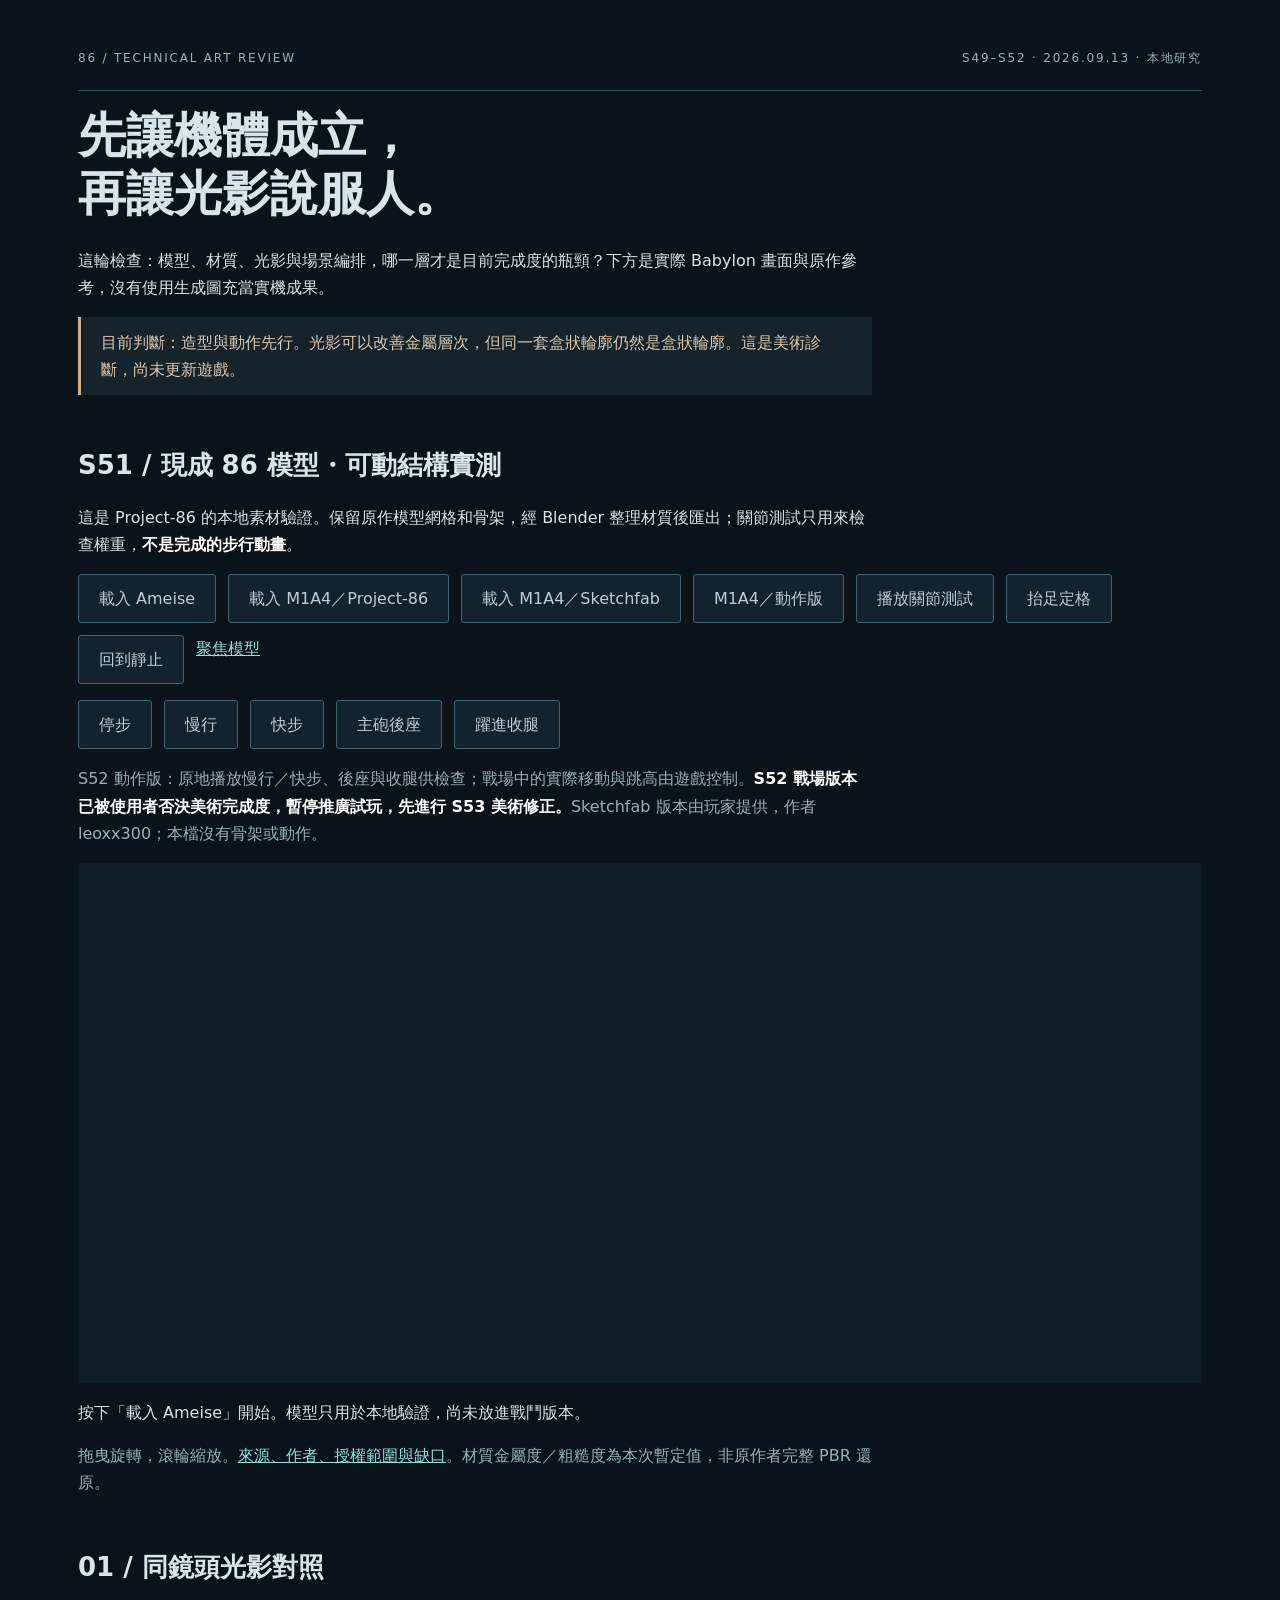
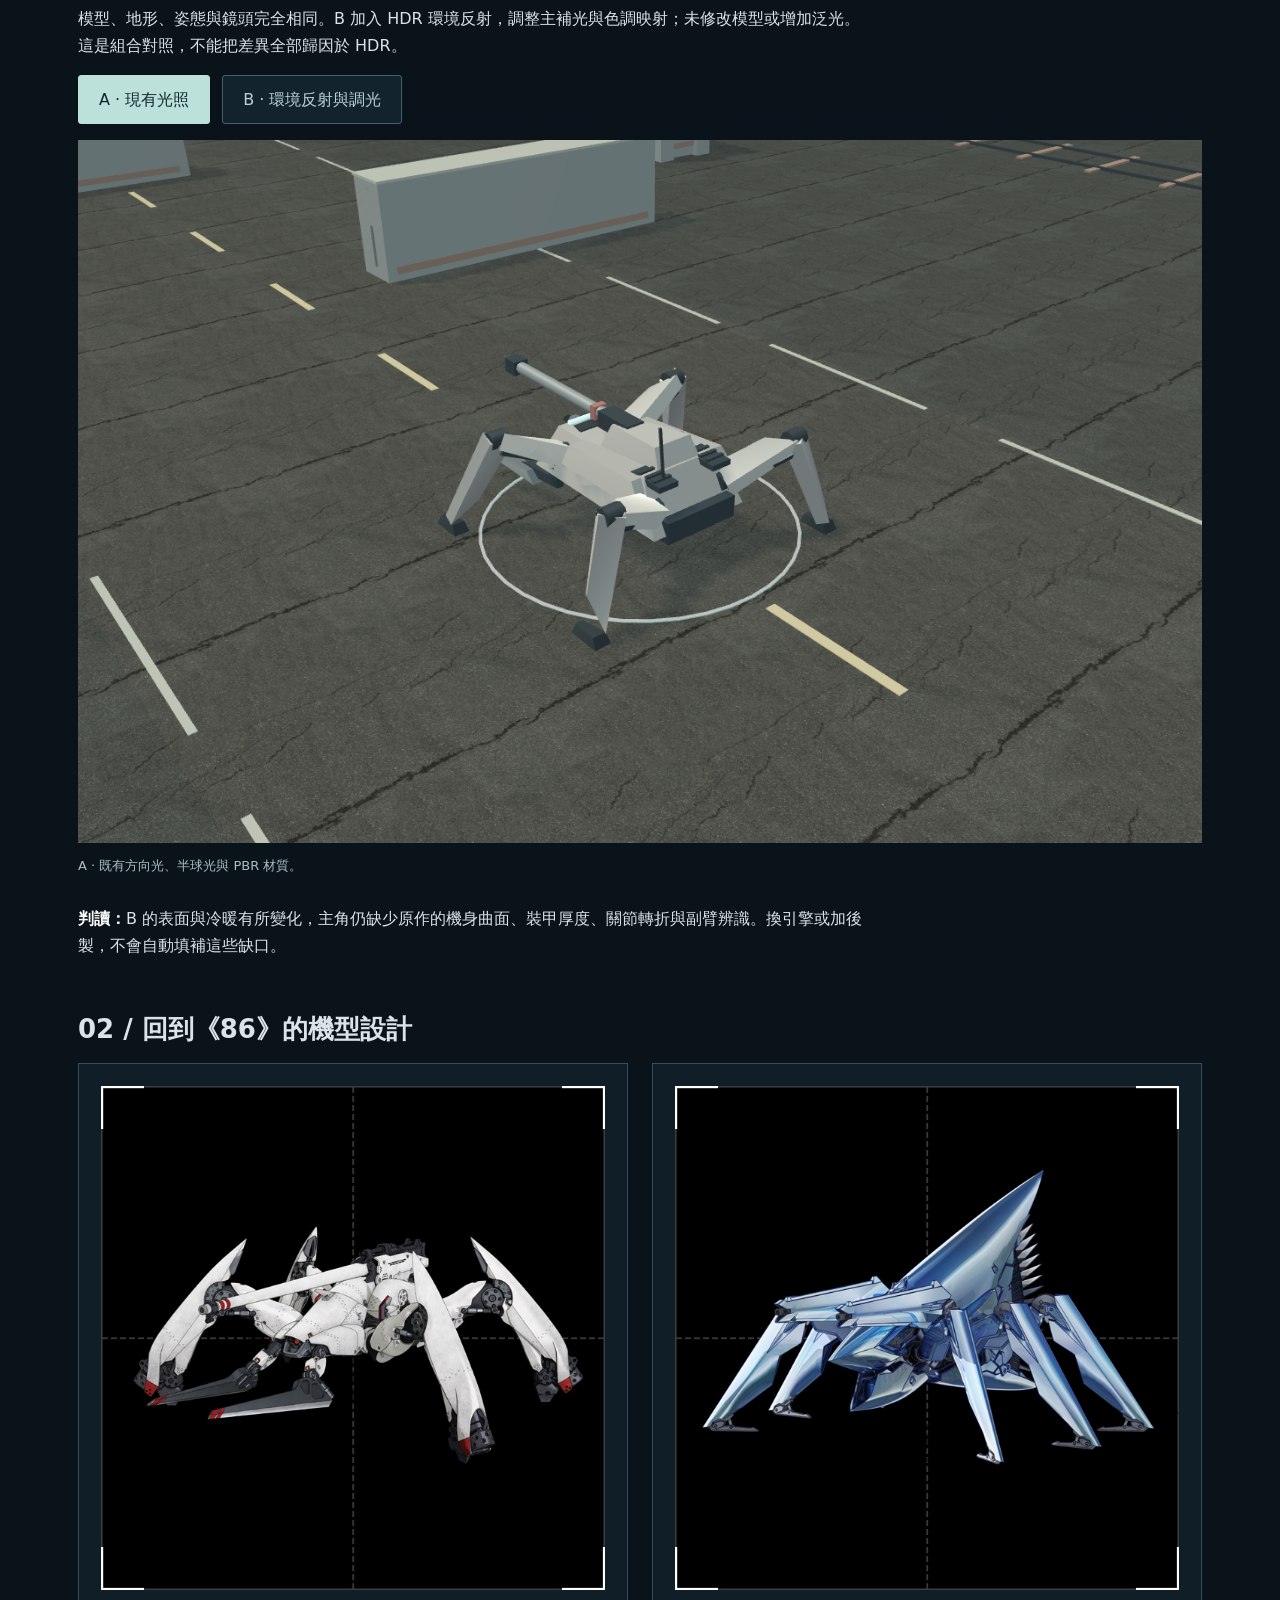
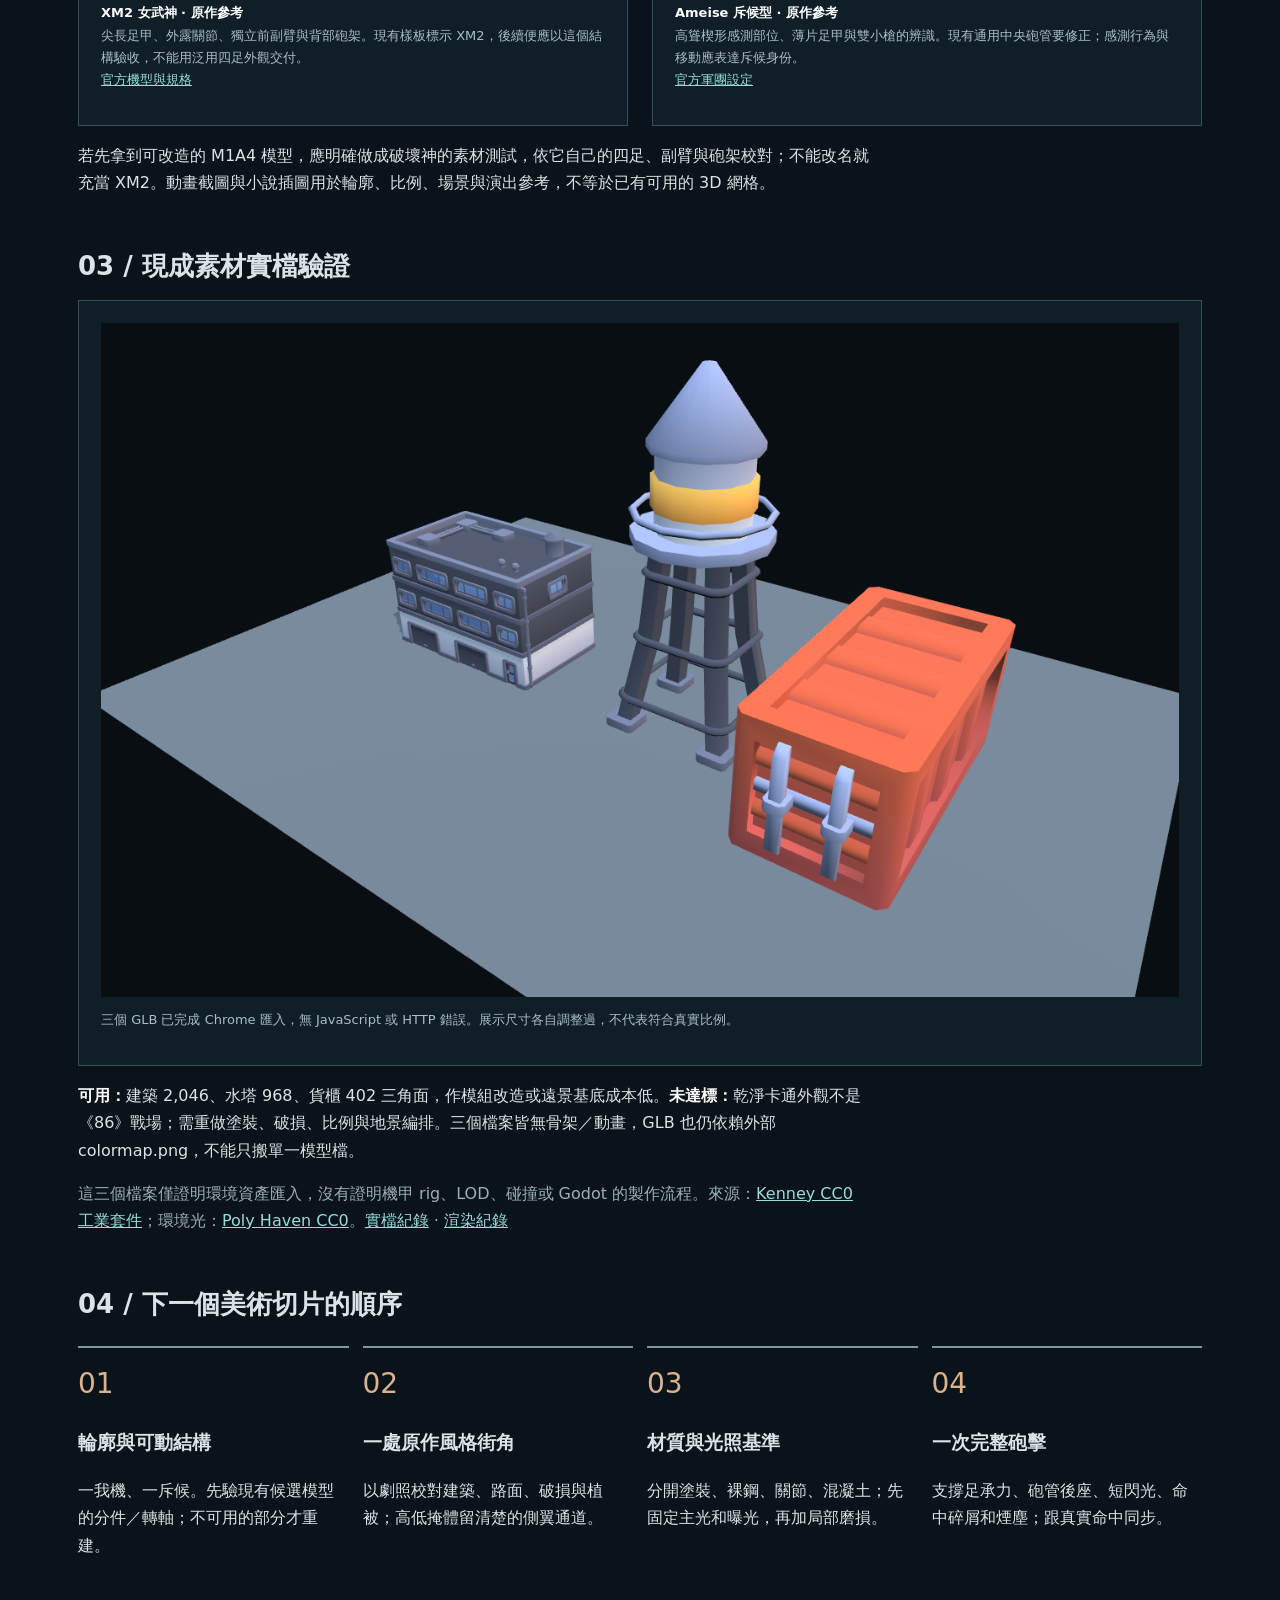
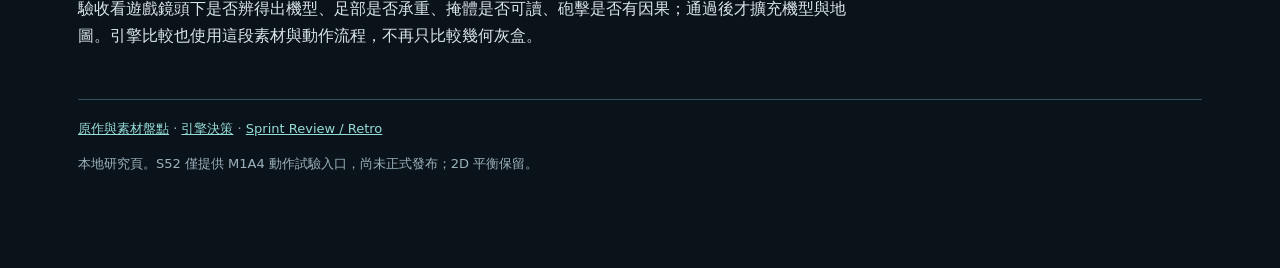
<file: art-direction/86-reference/art-review-s49.html>
<!doctype html>
<html lang="zh-Hant"><meta charset="utf-8"><meta name="viewport" content="width=device-width,initial-scale=1"><title>86 / 立體美術檢討 S49</title><link rel="icon" href="data:,"><style>
*{box-sizing:border-box}body{margin:0;background:#0b131a;color:#d9e4e8;font:16px/1.7 system-ui,-apple-system,'PingFang TC',sans-serif}main{max-width:1180px;margin:auto;padding:48px 28px 80px}a{color:#95ddd9}header{display:flex;justify-content:space-between;gap:20px;border-bottom:1px solid #35505d;padding-bottom:22px}small,.eyebrow{color:#9bb2bc;letter-spacing:.15em;font-size:12px}h1{font-size:clamp(30px,4vw,48px);line-height:1.2;margin:16px 0 24px}h2{font-size:26px;margin:48px 0 12px}p{max-width:78ch}b,strong{color:#fff}figure{margin:0}img{max-width:100%;display:block}figcaption{font-size:13px;color:#a9bec6;padding:12px 0}.panel{border:1px solid #35505d;background:#101e27;padding:22px}.grid{display:grid;grid-template-columns:1fr 1fr;gap:24px}.notice{border-left:3px solid #d1af8e;padding:12px 20px;background:#17232b;color:#ddc8b4}.stage{position:relative;aspect-ratio:8/5;background:#101920;overflow:hidden}.stage img{position:absolute;width:100%;height:100%;object-fit:contain}.stage .after{opacity:0}.stage[data-view=b] .after{opacity:1}button{font:inherit;color:#b9d0d9;background:#12232e;border:1px solid #426170;border-radius:3px;padding:10px 20px;cursor:pointer}button[aria-pressed=true]{background:#bce1da;color:#10282b;border-color:#bce1da}button:focus-visible,a:focus-visible{outline:3px solid #ecc696;outline-offset:4px}.toolbar{display:flex;gap:12px;margin:16px 0;flex-wrap:wrap}.ref img{background:#000;width:100%;aspect-ratio:1;object-fit:contain}.steps{counter-reset:s;display:grid;grid-template-columns:repeat(4,1fr);gap:14px;margin:20px 0}.steps article{border-top:2px solid #789a9e;padding-top:12px}.steps article:before{counter-increment:s;content:'0' counter(s);color:#d9b38e;font-size:28px}.muted{color:#9aafb8}footer{margin-top:50px;border-top:1px solid #35505d;padding-top:18px;font-size:13px;color:#9bb2bc}@media(max-width:760px){main{padding:26px 16px}.grid{grid-template-columns:1fr}.steps{grid-template-columns:1fr 1fr}header{flex-direction:column}.panel{padding:14px}}
</style><main><header><span class="eyebrow">86 / TECHNICAL ART REVIEW</span><span class="eyebrow">S49–S52 · 2026.09.13 · 本地研究</span></header>
<h1>先讓機體成立，<br>再讓光影說服人。</h1><p>這輪檢查：模型、材質、光影與場景編排，哪一層才是目前完成度的瓶頸？下方是實際 Babylon 畫面與原作參考，沒有使用生成圖充當實機成果。</p><p class="notice">目前判斷：造型與動作先行。光影可以改善金屬層次，但同一套盒狀輪廓仍然是盒狀輪廓。這是美術診斷，尚未更新遊戲。</p>
<h2 id="reuse">S51 / 現成 86 模型・可動結構實測</h2><p>這是 Project-86 的本地素材驗證。保留原作模型網格和骨架，經 Blender 整理材質後匯出；關節測試只用來檢查權重，<strong>不是完成的步行動畫</strong>。</p><div class="toolbar"><button id="load-mech">載入 Ameise</button><button id="load-juggernaut">載入 M1A4／Project-86</button><button id="load-sketchfab">載入 M1A4／Sketchfab</button><button id="load-motion">M1A4／動作版</button><button id="joint-test" disabled>播放關節測試</button><button id="hold-mech" disabled>抬足定格</button><button id="reset-mech" disabled>回到靜止</button><a href="#reuse-canvas">聚焦模型</a></div><div class="toolbar" id="motion-controls" hidden><button data-clip="idle">停步</button><button data-clip="walk">慢行</button><button data-clip="trot">快步</button><button data-clip="recoil">主砲後座</button><button data-clip="vault">躍進收腿</button></div><p class="muted">S52 動作版：原地播放慢行／快步、後座與收腿供檢查；戰場中的實際移動與跳高由遊戲控制。<strong>S52 戰場版本已被使用者否決美術完成度，暫停推廣試玩，先進行 S53 美術修正。</strong>Sketchfab 版本由玩家提供，作者 leoxx300；本檔沒有骨架或動作。</p><canvas id="reuse-canvas" style="width:100%;height:min(520px,60vh);display:block;background:#111d24;touch-action:none" aria-label="Ameise 可旋轉模型，拖曳旋轉，滾輪縮放"></canvas><p id="reuse-status" aria-live="polite">按下「載入 Ameise」開始。模型只用於本地驗證，尚未放進戰鬥版本。</p><p class="muted">拖曳旋轉，滾輪縮放。<a href="project-86-reuse-audit.html">來源、作者、授權範圍與缺口</a>。材質金屬度／粗糙度為本次暫定值，非原作者完整 PBR 還原。</p>
<h2>01 / 同鏡頭光影對照</h2><p>模型、地形、姿態與鏡頭完全相同。B 加入 HDR 環境反射，調整主補光與色調映射；未修改模型或增加泛光。這是組合對照，不能把差異全部歸因於 HDR。</p><div class="toolbar" role="group" aria-label="光影對照"><button id="a" aria-pressed="true">A · 現有光照</button><button id="b" aria-pressed="false">B · 環境反射與調光</button></div><figure><div class="stage" id="stage" data-view="a"><img src="probe-assets/lighting-a.png" alt="A：現有機甲與道路的固定鏡頭實機畫面"><img class="after" src="probe-assets/lighting-b.png" alt="B：同一機甲加入HDR環境反射與調光後的實機畫面"></div><figcaption id="caption" aria-live="polite">A · 既有方向光、半球光與 PBR 材質。</figcaption></figure><p><strong>判讀：</strong>B 的表面與冷暖有所變化，主角仍缺少原作的機身曲面、裝甲厚度、關節轉折與副臂辨識。換引擎或加後製，不會自動填補這些缺口。</p>
<h2>02 / 回到《86》的機型設計</h2><div class="grid"><figure class="ref panel"><img src="images/official-xm2.jpg" alt="動畫官方 XM2 設定圖"><figcaption><b>XM2 女武神 · 原作參考</b><br>尖長足甲、外露關節、獨立前副臂與背部砲架。現有樣板標示 XM2，後續便應以這個結構驗收，不能用泛用四足外觀交付。<br><a href="https://anime-86.com/mechanic/second-half/">官方機型與規格</a></figcaption></figure><figure class="ref panel"><img src="images/official-ameise.jpg" alt="動畫官方 Ameise 設定圖"><figcaption><b>Ameise 斥候型 · 原作參考</b><br>高聳楔形感測部位、薄片足甲與雙小槍的辨識。現有通用中央砲管要修正；感測行為與移動應表達斥候身份。<br><a href="https://anime-86.com/mechanic/enemy/">官方軍團設定</a></figcaption></figure></div>
<p>若先拿到可改造的 M1A4 模型，應明確做成破壞神的素材測試，依它自己的四足、副臂與砲架校對；不能改名就充當 XM2。動畫截圖與小說插圖用於輪廓、比例、場景與演出參考，不等於已有可用的 3D 網格。</p>
<h2>03 / 現成素材實檔驗證</h2><figure class="panel"><img src="probe-assets/industrial-import.png" alt="Kenney工業建築、水塔與貨櫃在Babylon中的實際匯入測試"><figcaption>三個 GLB 已完成 Chrome 匯入，無 JavaScript 或 HTTP 錯誤。展示尺寸各自調整過，不代表符合真實比例。</figcaption></figure><p><strong>可用：</strong>建築 2,046、水塔 968、貨櫃 402 三角面，作模組改造或遠景基底成本低。<strong>未達標：</strong>乾淨卡通外觀不是《86》戰場；需重做塗裝、破損、比例與地景編排。三個檔案皆無骨架／動畫，GLB 也仍依賴外部 colormap.png，不能只搬單一模型檔。</p><p class="muted">這三個檔案僅證明環境資產匯入，沒有證明機甲 rig、LOD、碰撞或 Godot 的製作流程。來源：<a href="https://kenney.nl/assets/city-kit-industrial">Kenney CC0 工業套件</a>；環境光：<a href="https://polyhaven.com/a/industrial_sunset_02">Poly Haven CC0</a>。<a href="probe-assets/inspection.json">實檔紀錄</a> · <a href="probe-assets/render-report.json">渲染紀錄</a></p>
<h2>04 / 下一個美術切片的順序</h2><div class="steps"><article><h3>輪廓與可動結構</h3><p>一我機、一斥候。先驗現有候選模型的分件／轉軸；不可用的部分才重建。</p></article><article><h3>一處原作風格街角</h3><p>以劇照校對建築、路面、破損與植被；高低掩體留清楚的側翼通道。</p></article><article><h3>材質與光照基準</h3><p>分開塗裝、裸鋼、關節、混凝土；先固定主光和曝光，再加局部磨損。</p></article><article><h3>一次完整砲擊</h3><p>支撐足承力、砲管後座、短閃光、命中碎屑和煙塵；跟真實命中同步。</p></article></div>
<p>驗收看遊戲鏡頭下是否辨得出機型、足部是否承重、掩體是否可讀、砲擊是否有因果；通過後才擴充機型與地圖。引擎比較也使用這段素材與動作流程，不再只比較幾何灰盒。</p>
<footer><a href="3d-asset-survey.html">原作與素材盤點</a> · <a href="3d-engine-study.html">引擎決策</a> · <a href="sprint-journal.html">Sprint Review / Retro</a><p>本地研究頁。S52 僅提供 M1A4 動作試驗入口，尚未正式發布；2D 平衡保留。</p></footer></main><script>for(const key of ['a','b'])document.getElementById(key).onclick=()=>{document.getElementById('stage').dataset.view=key;for(const k of ['a','b'])document.getElementById(k).setAttribute('aria-pressed',String(k===key));document.getElementById('caption').textContent=key==='a'?'A · 既有方向光、半球光與 PBR 材質。':'B · 同模型、同鏡頭，加入環境反射並調整主補光／色調映射。';};</script><script src="../../assets/vendor/babylon-9.26.0.js"></script><script src="probe-assets/babylon.glTF2FileLoader.min.js"></script><script>
const loadMech=document.getElementById('load-mech'),statusMech=document.getElementById('reuse-status');
async function loadProbe(file,label,normalize=false){for(const id of ['load-mech','load-juggernaut','load-sketchfab','load-motion'])document.getElementById(id).disabled=true;statusMech.textContent='載入 '+label+' 模型與骨架…';try{
if(window.reuseProbe){window.removeEventListener('resize',window.reuseProbe.resize);window.reuseProbe.engine.dispose();window.reuseProbe=null}
const B=BABYLON,canvas=document.getElementById('reuse-canvas'),engine=new B.Engine(canvas,true,{preserveDrawingBuffer:true}),scene=new B.Scene(engine);scene.clearColor=new B.Color4(.055,.083,.105,1);
const camera=new B.ArcRotateCamera('inspection',Math.PI*.26,1.13,9,new B.Vector3(0,1,0),scene);camera.attachControl(canvas,true);camera.lowerRadiusLimit=3;camera.upperRadiusLimit=16;camera.wheelPrecision=40;camera.minZ=.05;
new B.HemisphericLight('fill',new B.Vector3(0,1,0),scene).intensity=.8;const sun=new B.DirectionalLight('sun',new B.Vector3(-.4,-1,.5),scene);sun.intensity=2.2;sun.position=new B.Vector3(5,9,-5);
scene.environmentTexture=new B.HDRCubeTexture('probe-assets/industrial-sunset.hdr',scene,128,false,true,false,true);scene.environmentIntensity=.55;
const floor=B.MeshBuilder.CreateGround('floor',{width:18,height:18},scene);const fm=new B.PBRMaterial('ground',scene);fm.albedoColor=new B.Color3(.15,.18,.19);fm.roughness=.95;floor.material=fm;floor.receiveShadows=true;
document.getElementById('motion-controls').hidden=true;
const result=await B.SceneLoader.ImportMeshAsync('',normalize?'../../assets/model/':'probe-assets/',file,scene);for(const group of result.animationGroups)group.stop();
if(normalize){const wrapper=new B.TransformNode('fit-source',scene);for(const mesh of result.meshes)if(!mesh.parent)mesh.parent=wrapper;const bounds=wrapper.getHierarchyBoundingVectors(true);const width=bounds.max.x-bounds.min.x;if(width>0){const scale=4.8/width;wrapper.scaling.setAll(scale);wrapper.position.set(-(bounds.max.x+bounds.min.x)*.5*scale,-bounds.min.y*scale,-(bounds.max.z+bounds.min.z)*.5*scale)}}
canvas.setAttribute('aria-label',label+' 可旋轉模型，拖曳旋轉，滾輪縮放');
const shadow=new B.ShadowGenerator(1024,sun);shadow.usePercentageCloserFiltering=true;result.meshes.filter(m=>m.getTotalVertices()).forEach(m=>shadow.addShadowCaster(m));
const vertices=result.meshes.reduce((n,m)=>n+m.getTotalVertices(),0);const triangles=result.meshes.reduce((n,m)=>n+m.getTotalIndices()/3,0);statusMech.textContent=`${label} · 已載入 · ${triangles.toLocaleString()} 三角面 · ${result.skeletons.length} 蒙皮骨架 · ${result.animationGroups.length} 個動作。拖曳旋轉，檢查輪廓與關節。`;
for(const id of ['load-mech','load-juggernaut','load-sketchfab','load-motion'])document.getElementById(id).disabled=false;document.getElementById('hold-mech').disabled=false;document.getElementById('hold-mech').onclick=()=>{result.animationGroups.forEach(g=>{g.start(false);g.pause();g.goToFrame((g.from+g.to)*.5)});statusMech.textContent=label+' · 抬足定格 · 診斷姿態，非步行動畫'};document.getElementById('joint-test').disabled=false;document.getElementById('reset-mech').disabled=false;document.getElementById('joint-test').onclick=()=>result.animationGroups.forEach(g=>g.start(true));document.getElementById('reset-mech').onclick=()=>{result.animationGroups.forEach(g=>{g.pause();g.goToFrame(g.from)});statusMech.textContent=label+' · 靜止姿態'};
for(const id of ['joint-test','hold-mech','reset-mech'])document.getElementById(id).disabled=!result.animationGroups.length;
if(file==='s52-juggernaut-motion.glb'){
document.getElementById('motion-controls').hidden=false;
for(const button of document.querySelectorAll('[data-clip]'))button.onclick=()=>{for(const g of result.animationGroups)g.stop();const clip=button.dataset.clip;const group=result.animationGroups.find(g=>g.name===clip);group.start(['idle','walk','trot'].includes(clip));statusMech.textContent='M1A4／動作驗證 · '+button.textContent+' · 原地播放，不代表戰鬥驗收完成';for(const b of document.querySelectorAll('[data-clip]'))b.setAttribute('aria-pressed',String(b===button));document.getElementById('hold-mech').onclick=()=>{group.pause();group.goToFrame((group.from+group.to)*.5);statusMech.textContent='M1A4／'+button.textContent+' · 中段定格'}};
document.getElementById('joint-test').disabled=true;document.getElementById('hold-mech').disabled=true;
document.querySelector('[data-clip="idle"]').click();document.getElementById('hold-mech').disabled=false;
}
const resize=()=>engine.resize();window.reuseProbe={scene,engine,result,vertices,triangles,resize};engine.runRenderLoop(()=>scene.render());window.addEventListener('resize',resize);
}catch(e){statusMech.textContent='模型未載入：'+e.message;for(const id of ['load-mech','load-juggernaut','load-sketchfab','load-motion'])document.getElementById(id).disabled=false;console.error(e)}}
loadMech.onclick=()=>loadProbe('ameise-reuse-probe.glb','Ameise');document.getElementById('load-juggernaut').onclick=()=>loadProbe('juggernaut-reuse-probe.glb','M1A4／Project-86');document.getElementById('load-motion').onclick=()=>loadProbe('s52-juggernaut-motion.glb','M1A4／動作版');document.getElementById('load-sketchfab').onclick=()=>loadProbe('juggernaut_86_eighty-six.glb','M1A4／Sketchfab leoxx300',true);
</script></html>
</file>
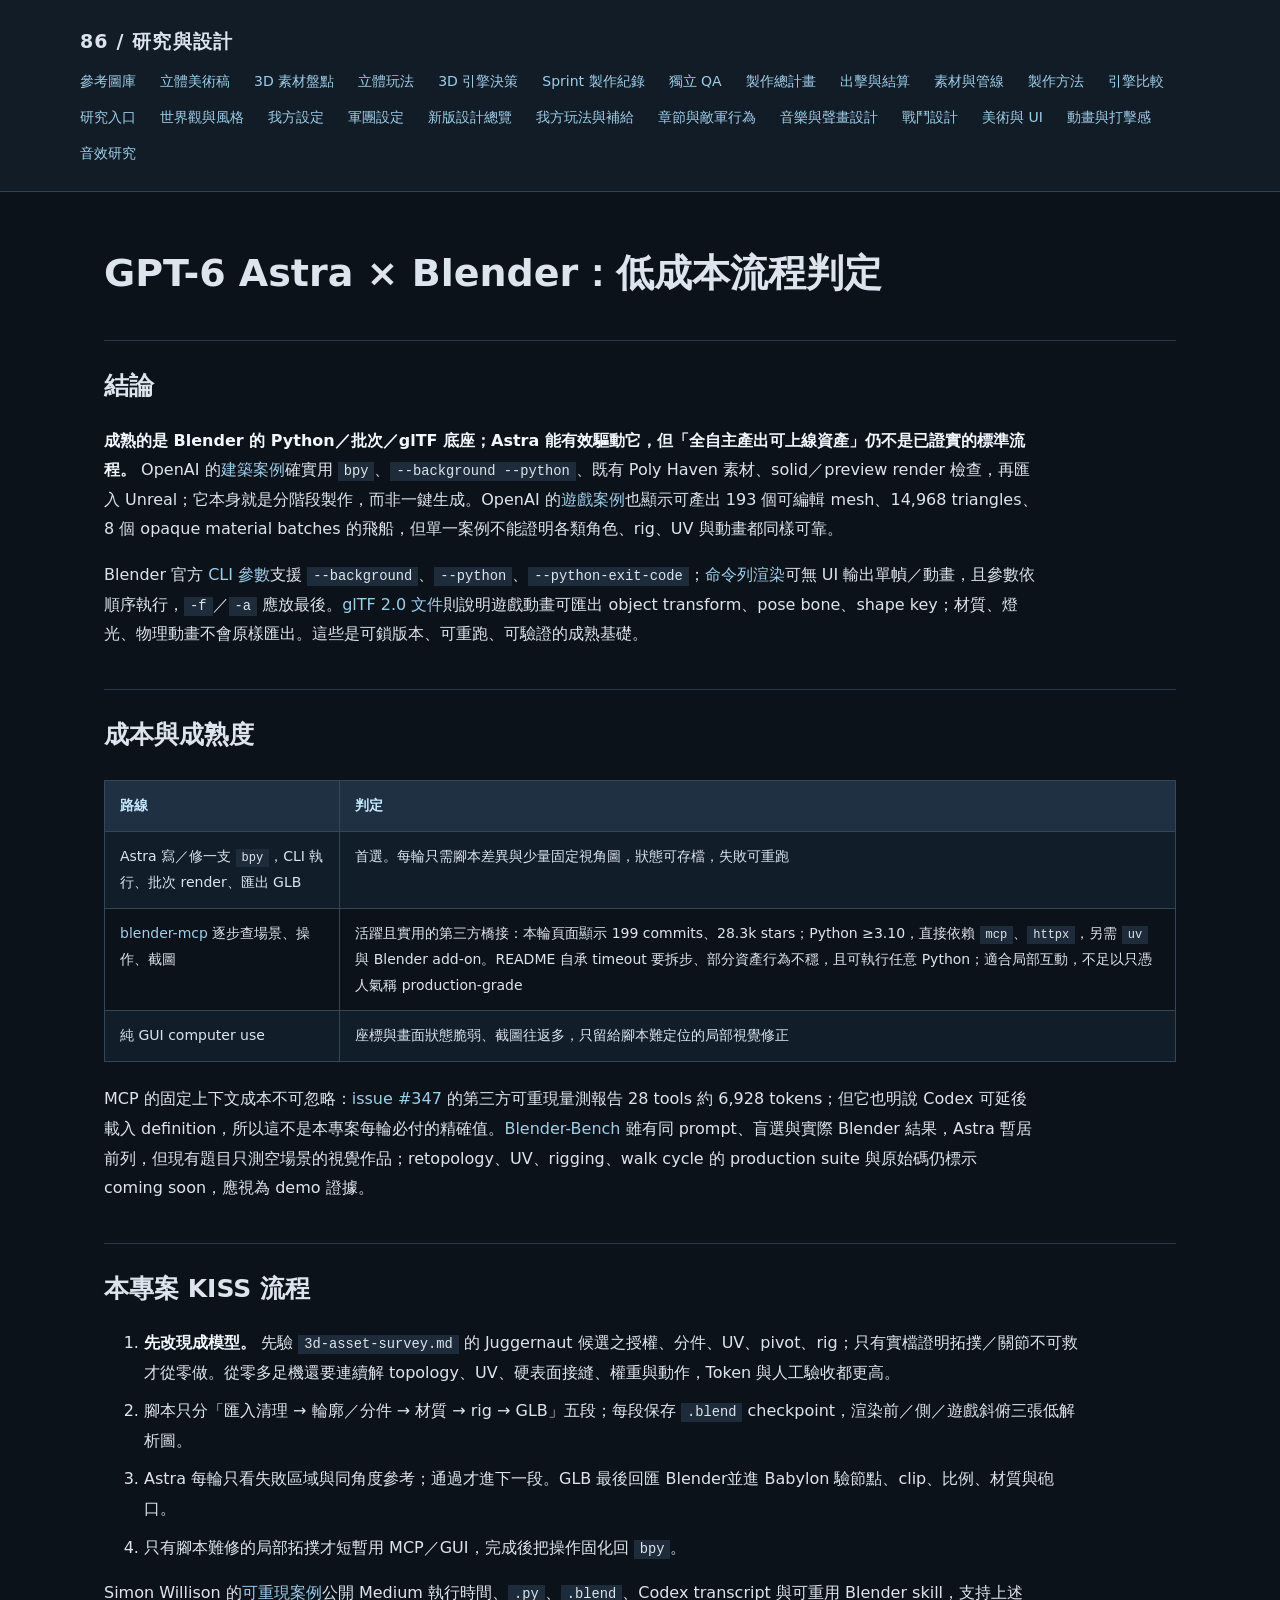
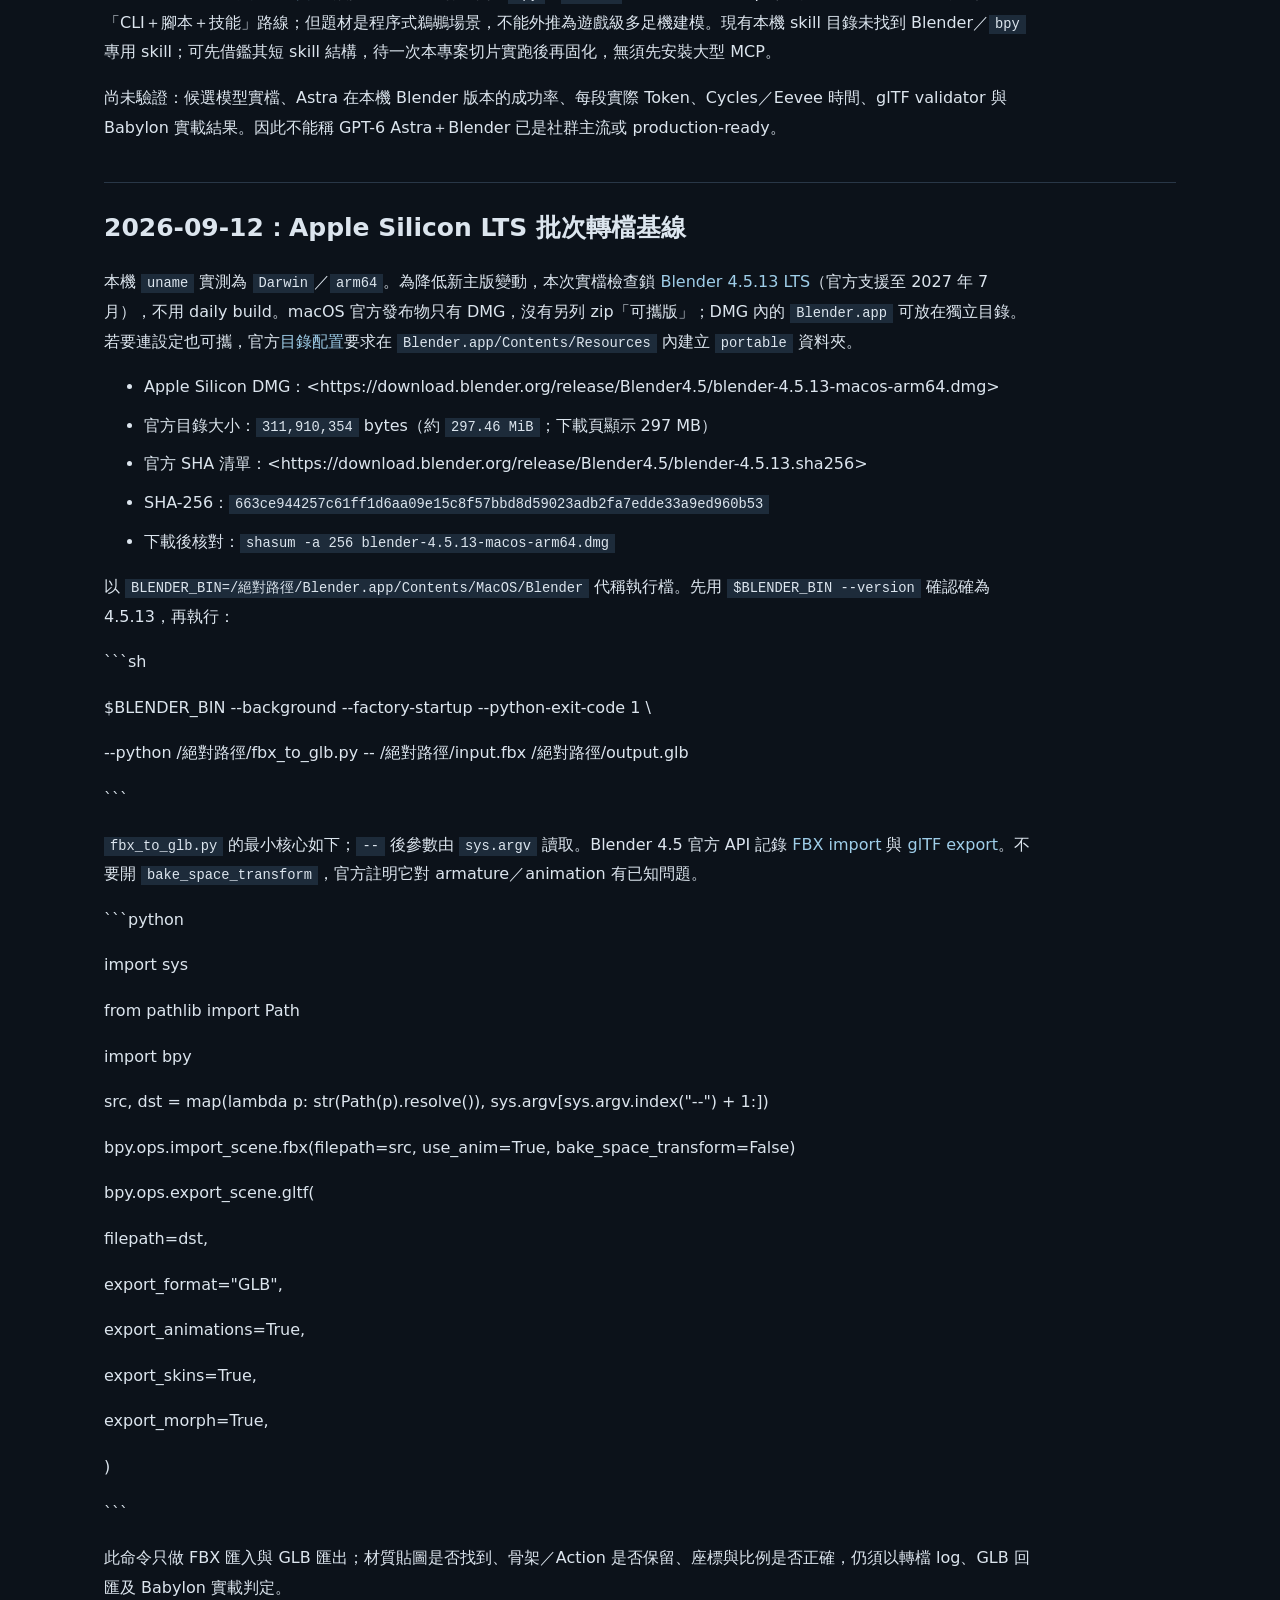
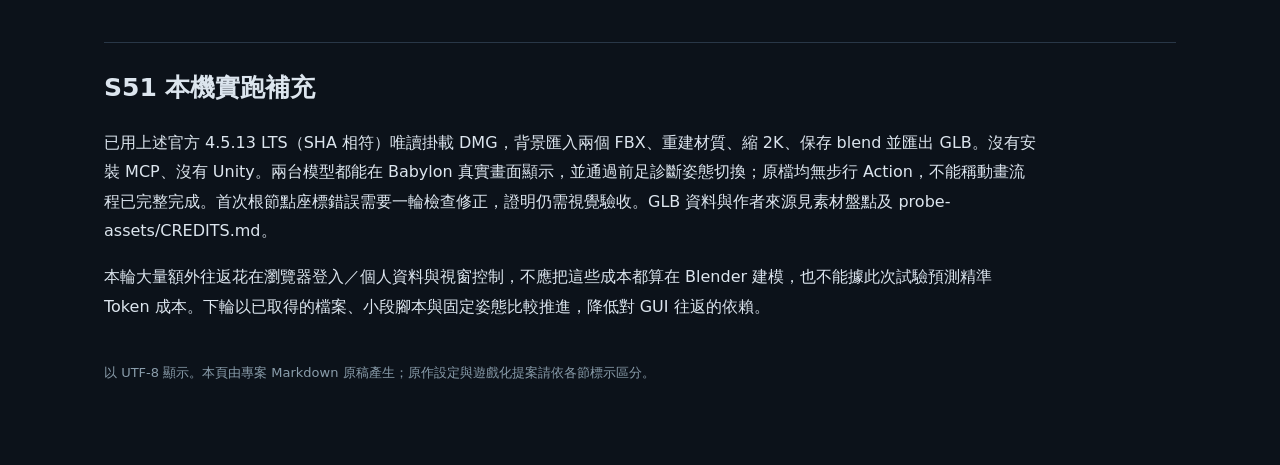
<file: art-direction/86-reference/blender-ai-workflow.html>
<!doctype html><html lang="zh-Hant"><head><meta charset="utf-8"><meta name="viewport" content="width=device-width,initial-scale=1"><link rel="icon" href="data:,"><title>86 / blender-ai-workflow</title><style>*{box-sizing:border-box}html{color-scheme:dark}body{margin:0;background:#0c121a;color:#dce5ee;font-family:system-ui,-apple-system,"PingFang TC",sans-serif;font-size:16px;line-height:1.85}header{padding:24px max(24px,calc((100vw - 1120px)/2));border-bottom:1px solid #314151;background:#111c27}header b{font-size:19px;letter-spacing:.06em}nav{display:flex;gap:10px 24px;flex-wrap:wrap;margin-top:10px;font-size:14px}a{color:#9fcee9;text-decoration:none}a:hover{text-decoration:underline}nav a[aria-current=page]{color:#fff;border-bottom:2px solid #9fcee9}main{max-width:1120px;padding:30px 24px 80px;margin:auto}h1{font-size:clamp(26px,4vw,38px);line-height:1.4}h2{font-size:25px;margin:40px 0 16px;border-top:1px solid #293747;padding-top:22px}h3{font-size:20px;margin-top:30px}p,li{max-width:92ch}li{margin:9px 0}strong{color:#f1f7fc}aside{padding:18px 22px;background:#172737;border-left:3px solid #85badb;margin:20px 0}code{background:#1d2b3a;padding:2px 6px;font-size:.86em;overflow-wrap:anywhere}.table{overflow:auto;margin:22px 0}table{border-collapse:collapse;min-width:580px;width:100%;font-size:14px}th,td{border:1px solid #344658;padding:12px 15px;vertical-align:top;text-align:left}th{background:#1e3041;color:#c5e9ff}tr:nth-child(even){background:#111d29}footer{color:#8a9dab;font-size:13px;margin-top:40px}hr{border:0;border-top:1px solid #314151}img{max-width:100%;height:auto}td img{width:220px;max-width:100%;min-width:130px}a{overflow-wrap:anywhere}@media(max-width:600px){body{font-size:15px}main{padding:18px 16px 60px}header{padding:18px 16px}nav{gap:8px 15px}h2{font-size:22px}}</style></head><body><header><b>86 / 研究與設計</b><nav><a href="index.html">參考圖庫</a><a href="3d-art-direction.html">立體美術稿</a><a href="3d-asset-survey.html">3D 素材盤點</a><a href="3d-game-design.html">立體玩法</a><a href="3d-engine-study.html">3D 引擎決策</a><a href="sprint-journal.html">Sprint 製作紀錄</a><a href="qa-baseline.html">獨立 QA</a><a href="production-roadmap.html">製作總計畫</a><a href="production-flow.html">出擊與結算</a><a href="production-assets.html">素材與管線</a><a href="production-method.html">製作方法</a><a href="production-engine-alternatives.html">引擎比較</a><a href="README.html">研究入口</a><a href="world-and-style.html">世界觀與風格</a><a href="allies.html">我方設定</a><a href="legion.html">軍團設定</a><a href="design-overview.html">新版設計總覽</a><a href="allied-gameplay.html">我方玩法與補給</a><a href="chapter-design.html">章節與敵軍行為</a><a href="audio-vfx.html">音樂與聲畫設計</a><a href="team-combat.html">戰鬥設計</a><a href="team-art-ux.html">美術與 UI</a><a href="team-game-feel.html">動畫與打擊感</a><a href="team-audio.html">音效研究</a></nav></header><main><h1>GPT-6 Astra × Blender：低成本流程判定</h1>
<h2>結論</h2>
<p><strong>成熟的是 Blender 的 Python／批次／glTF 底座；Astra 能有效驅動它，但「全自主產出可上線資產」仍不是已證實的標準流程。</strong> OpenAI 的<a href="https://developers.openai.com/blog/architectural-visualization-with-astra">建築案例</a>確實用 <code>bpy</code>、<code>--background --python</code>、既有 Poly Haven 素材、solid／preview render 檢查，再匯入 Unreal；它本身就是分階段製作，而非一鍵生成。OpenAI 的<a href="https://developers.openai.com/blog/how-to-build-games-with-astra">遊戲案例</a>也顯示可產出 193 個可編輯 mesh、14,968 triangles、8 個 opaque material batches 的飛船，但單一案例不能證明各類角色、rig、UV 與動畫都同樣可靠。</p>
<p>Blender 官方 <a href="https://docs.blender.org/manual/en/5.1/advanced/command_line/arguments.html">CLI 參數</a>支援 <code>--background</code>、<code>--python</code>、<code>--python-exit-code</code>；<a href="https://docs.blender.org/manual/en/5.1/advanced/command_line/render.html">命令列渲染</a>可無 UI 輸出單幀／動畫，且參數依順序執行，<code>-f</code>／<code>-a</code> 應放最後。<a href="https://docs.blender.org/manual/en/4.2/addons/import_export/scene_gltf2.html">glTF 2.0 文件</a>則說明遊戲動畫可匯出 object transform、pose bone、shape key；材質、燈光、物理動畫不會原樣匯出。這些是可鎖版本、可重跑、可驗證的成熟基礎。</p>
<h2>成本與成熟度</h2>
<div class="table"><table><tr><th>路線</th><th>判定</th></tr><tr><td>Astra 寫／修一支 <code>bpy</code>，CLI 執行、批次 render、匯出 GLB</td><td>首選。每輪只需腳本差異與少量固定視角圖，狀態可存檔，失敗可重跑</td></tr><tr><td><a href="https://github.com/ahujasid/blender-mcp">blender-mcp</a> 逐步查場景、操作、截圖</td><td>活躍且實用的第三方橋接：本輪頁面顯示 199 commits、28.3k stars；Python ≥3.10，直接依賴 <code>mcp</code>、<code>httpx</code>，另需 <code>uv</code> 與 Blender add-on。README 自承 timeout 要拆步、部分資產行為不穩，且可執行任意 Python；適合局部互動，不足以只憑人氣稱 production-grade</td></tr><tr><td>純 GUI computer use</td><td>座標與畫面狀態脆弱、截圖往返多，只留給腳本難定位的局部視覺修正</td></tr></table></div>
<p>MCP 的固定上下文成本不可忽略：<a href="https://github.com/ahujasid/blender-mcp/issues/347">issue #347</a> 的第三方可重現量測報告 28 tools 約 6,928 tokens；但它也明說 Codex 可延後載入 definition，所以這不是本專案每輪必付的精確值。<a href="https://blenderbench.realityreprojector.com/">Blender-Bench</a> 雖有同 prompt、盲選與實際 Blender 結果，Astra 暫居前列，但現有題目只測空場景的視覺作品；retopology、UV、rigging、walk cycle 的 production suite 與原始碼仍標示 coming soon，應視為 demo 證據。</p>
<h2>本專案 KISS 流程</h2>
<ol><li><strong>先改現成模型。</strong> 先驗 <code>3d-asset-survey.md</code> 的 Juggernaut 候選之授權、分件、UV、pivot、rig；只有實檔證明拓撲／關節不可救才從零做。從零多足機還要連續解 topology、UV、硬表面接縫、權重與動作，Token 與人工驗收都更高。</li><li>腳本只分「匯入清理 → 輪廓／分件 → 材質 → rig → GLB」五段；每段保存 <code>.blend</code> checkpoint，渲染前／側／遊戲斜俯三張低解析圖。</li><li>Astra 每輪只看失敗區域與同角度參考；通過才進下一段。GLB 最後回匯 Blender並進 Babylon 驗節點、clip、比例、材質與砲口。</li><li>只有腳本難修的局部拓撲才短暫用 MCP／GUI，完成後把操作固化回 <code>bpy</code>。</li></ol>
<p>Simon Willison 的<a href="https://github.com/simonw/til/blob/main/llms/blender-coding-agents-macos.html">可重現案例</a>公開 Medium 執行時間、<code>.py</code>、<code>.blend</code>、Codex transcript 與可重用 Blender skill，支持上述「CLI＋腳本＋技能」路線；但題材是程序式鵜鶘場景，不能外推為遊戲級多足機建模。現有本機 skill 目錄未找到 Blender／<code>bpy</code> 專用 skill；可先借鑑其短 skill 結構，待一次本專案切片實跑後再固化，無須先安裝大型 MCP。</p>
<p>尚未驗證：候選模型實檔、Astra 在本機 Blender 版本的成功率、每段實際 Token、Cycles／Eevee 時間、glTF validator 與 Babylon 實載結果。因此不能稱 GPT-6 Astra＋Blender 已是社群主流或 production-ready。</p>
<h2>2026-09-12：Apple Silicon LTS 批次轉檔基線</h2>
<p>本機 <code>uname</code> 實測為 <code>Darwin</code>／<code>arm64</code>。為降低新主版變動，本次實檔檢查鎖 <a href="https://www.blender.org/releases/4-5/">Blender 4.5.13 LTS</a>（官方支援至 2027 年 7 月），不用 daily build。macOS 官方發布物只有 DMG，沒有另列 zip「可攜版」；DMG 內的 <code>Blender.app</code> 可放在獨立目錄。若要連設定也可攜，官方<a href="https://docs.blender.org/manual/en/4.5/advanced/blender_directory_layout.html">目錄配置</a>要求在 <code>Blender.app/Contents/Resources</code> 內建立 <code>portable</code> 資料夾。</p>
<ul><li>Apple Silicon DMG：&lt;https://download.blender.org/release/Blender4.5/blender-4.5.13-macos-arm64.dmg&gt;</li><li>官方目錄大小：<code>311,910,354</code> bytes（約 <code>297.46 MiB</code>；下載頁顯示 297 MB）</li><li>官方 SHA 清單：&lt;https://download.blender.org/release/Blender4.5/blender-4.5.13.sha256&gt;</li><li>SHA-256：<code>663ce944257c61ff1d6aa09e15c8f57bbd8d59023adb2fa7edde33a9ed960b53</code></li><li>下載後核對：<code>shasum -a 256 blender-4.5.13-macos-arm64.dmg</code></li></ul>
<p>以 <code>BLENDER_BIN=/絕對路徑/Blender.app/Contents/MacOS/Blender</code> 代稱執行檔。先用 <code>$BLENDER_BIN --version</code> 確認確為 4.5.13，再執行：</p>
<p>```sh</p>
<p>$BLENDER_BIN --background --factory-startup --python-exit-code 1 \</p>
<p>--python /絕對路徑/fbx_to_glb.py -- /絕對路徑/input.fbx /絕對路徑/output.glb</p>
<p>```</p>
<p><code>fbx_to_glb.py</code> 的最小核心如下；<code>--</code> 後參數由 <code>sys.argv</code> 讀取。Blender 4.5 官方 API 記錄 <a href="https://docs.blender.org/api/4.5/bpy.ops.import_scene.html">FBX import</a> 與 <a href="https://docs.blender.org/api/4.5/bpy.ops.export_scene.html">glTF export</a>。不要開 <code>bake_space_transform</code>，官方註明它對 armature／animation 有已知問題。</p>
<p>```python</p>
<p>import sys</p>
<p>from pathlib import Path</p>
<p>import bpy</p>
<p>src, dst = map(lambda p: str(Path(p).resolve()), sys.argv[sys.argv.index(&quot;--&quot;) + 1:])</p>
<p>bpy.ops.import_scene.fbx(filepath=src, use_anim=True, bake_space_transform=False)</p>
<p>bpy.ops.export_scene.gltf(</p>
<p>filepath=dst,</p>
<p>export_format=&quot;GLB&quot;,</p>
<p>export_animations=True,</p>
<p>export_skins=True,</p>
<p>export_morph=True,</p>
<p>)</p>
<p>```</p>
<p>此命令只做 FBX 匯入與 GLB 匯出；材質貼圖是否找到、骨架／Action 是否保留、座標與比例是否正確，仍須以轉檔 log、GLB 回匯及 Babylon 實載判定。</p>
<h2>S51 本機實跑補充</h2>
<p>已用上述官方 4.5.13 LTS（SHA 相符）唯讀掛載 DMG，背景匯入兩個 FBX、重建材質、縮 2K、保存 blend 並匯出 GLB。沒有安裝 MCP、沒有 Unity。兩台模型都能在 Babylon 真實畫面顯示，並通過前足診斷姿態切換；原檔均無步行 Action，不能稱動畫流程已完整完成。首次根節點座標錯誤需要一輪檢查修正，證明仍需視覺驗收。GLB 資料與作者來源見素材盤點及 probe-assets/CREDITS.md。</p>
<p>本輪大量額外往返花在瀏覽器登入／個人資料與視窗控制，不應把這些成本都算在 Blender 建模，也不能據此次試驗預測精準 Token 成本。下輪以已取得的檔案、小段腳本與固定姿態比較推進，降低對 GUI 往返的依賴。</p><footer>以 UTF-8 顯示。本頁由專案 Markdown 原稿產生；原作設定與遊戲化提案請依各節標示區分。</footer></main></body></html>
</file>
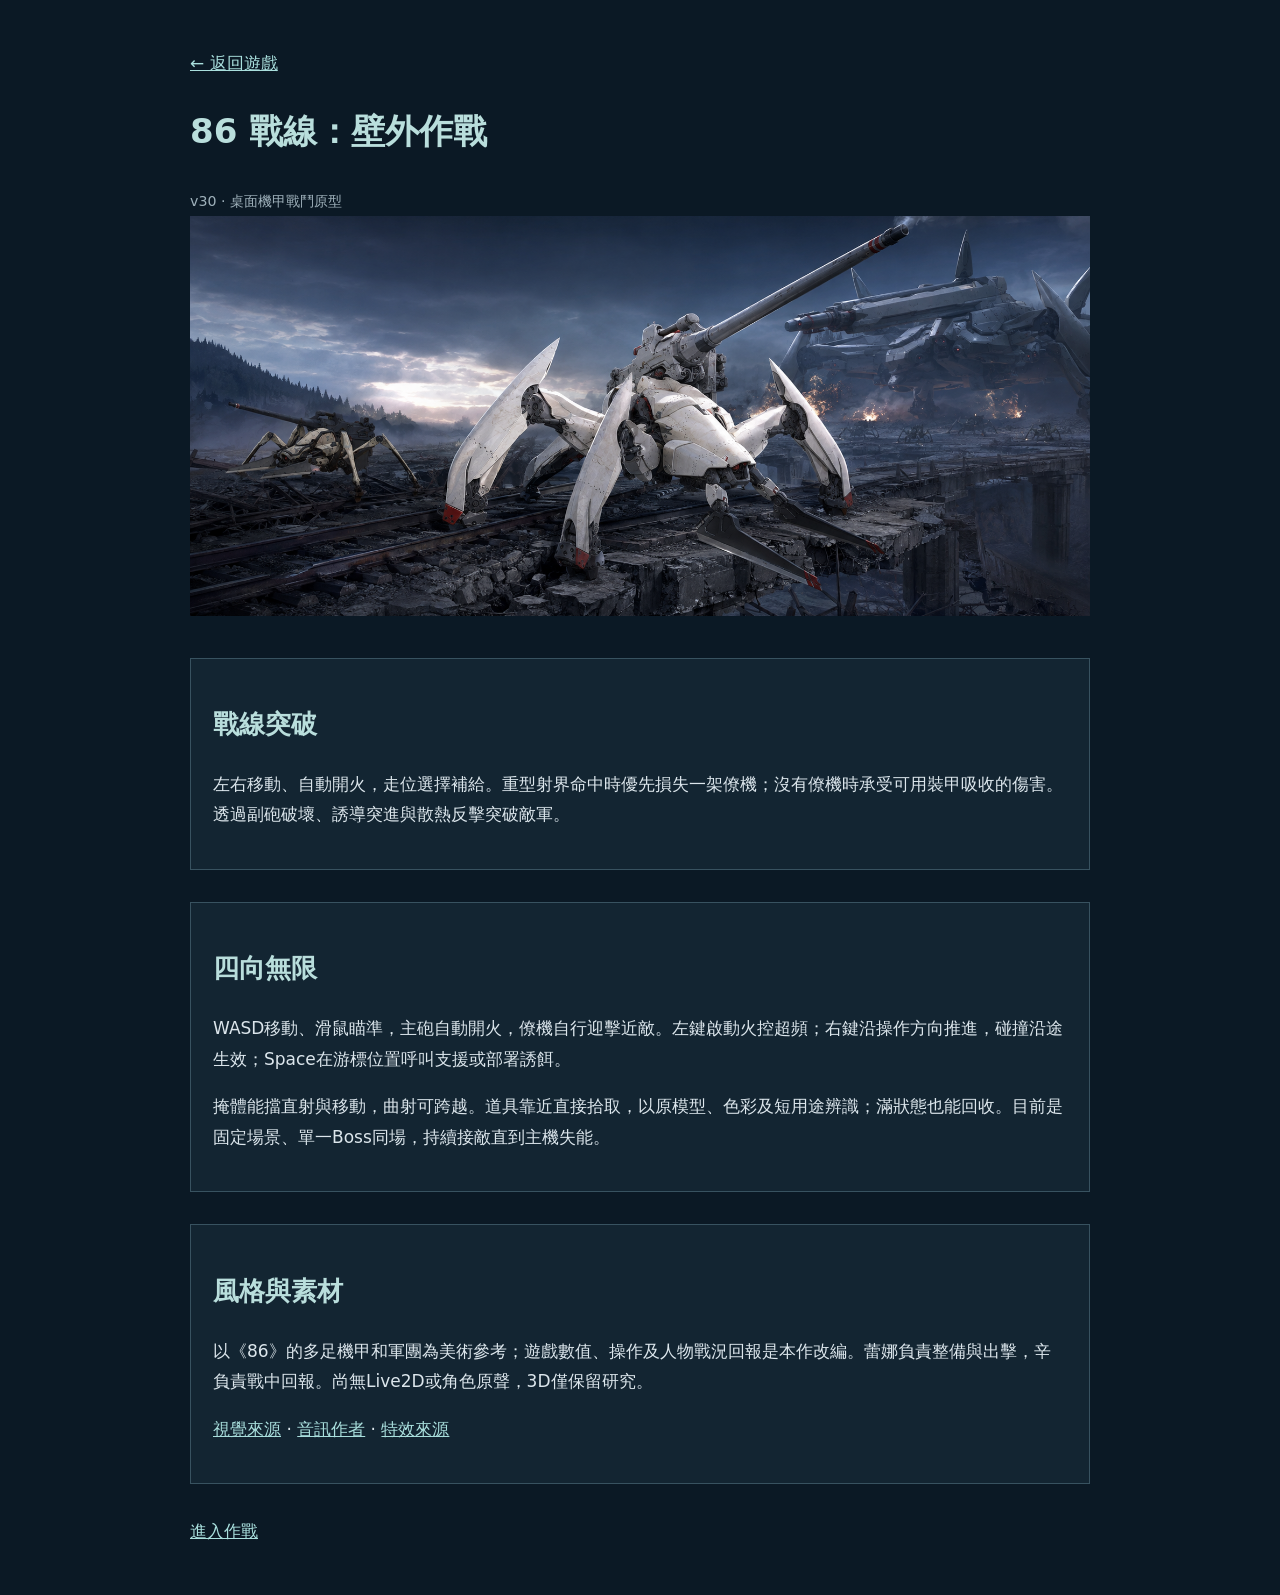
<file: art-direction/86-reference/design-overview.html>
<!doctype html><html lang="zh-Hant"><meta charset="UTF-8"><meta name="viewport" content="width=device-width,initial-scale=1"><title>86 戰線：設計與操作</title><style>body{margin:0;background:#0b1925;color:#dce6ec;font:17px/1.8 system-ui,sans-serif}main{max-width:900px;margin:auto;padding:48px 24px}a{color:#a9dfdd}h1,h2{color:#b9dedc}img{width:100%;max-height:400px;object-fit:cover}section{margin:32px 0;padding:22px;background:#132532;border:1px solid #385260}small{color:#9fb1bb}</style><main><a href="../../index.html">← 返回遊戲</a><h1>86 戰線：壁外作戰</h1><small>v30 · 桌面機甲戰鬥原型</small><img src="images/concept-key-visual.png" alt="機甲戰場主視覺"><section><h2>戰線突破</h2><p>左右移動、自動開火，走位選擇補給。重型射界命中時優先損失一架僚機；沒有僚機時承受可用裝甲吸收的傷害。透過副砲破壞、誘導突進與散熱反擊突破敵軍。</p></section><section><h2>四向無限</h2><p>WASD移動、滑鼠瞄準，主砲自動開火，僚機自行迎擊近敵。左鍵啟動火控超頻；右鍵沿操作方向推進，碰撞沿途生效；Space在游標位置呼叫支援或部署誘餌。</p><p>掩體能擋直射與移動，曲射可跨越。道具靠近直接拾取，以原模型、色彩及短用途辨識；滿狀態也能回收。目前是固定場景、單一Boss同場，持續接敵直到主機失能。</p></section><section><h2>風格與素材</h2><p>以《86》的多足機甲和軍團為美術參考；遊戲數值、操作及人物戰況回報是本作改編。蕾娜負責整備與出擊，辛負責戰中回報。尚無Live2D或角色原聲，3D僅保留研究。</p><p><a href="../../assets/CREDITS.md">視覺來源</a> · <a href="../../assets/audio/CREDITS.md">音訊作者</a> · <a href="../../assets/vfx/CREDITS.md">特效來源</a></p></section><a href="../../index.html">進入作戰</a></main></html>
</file>
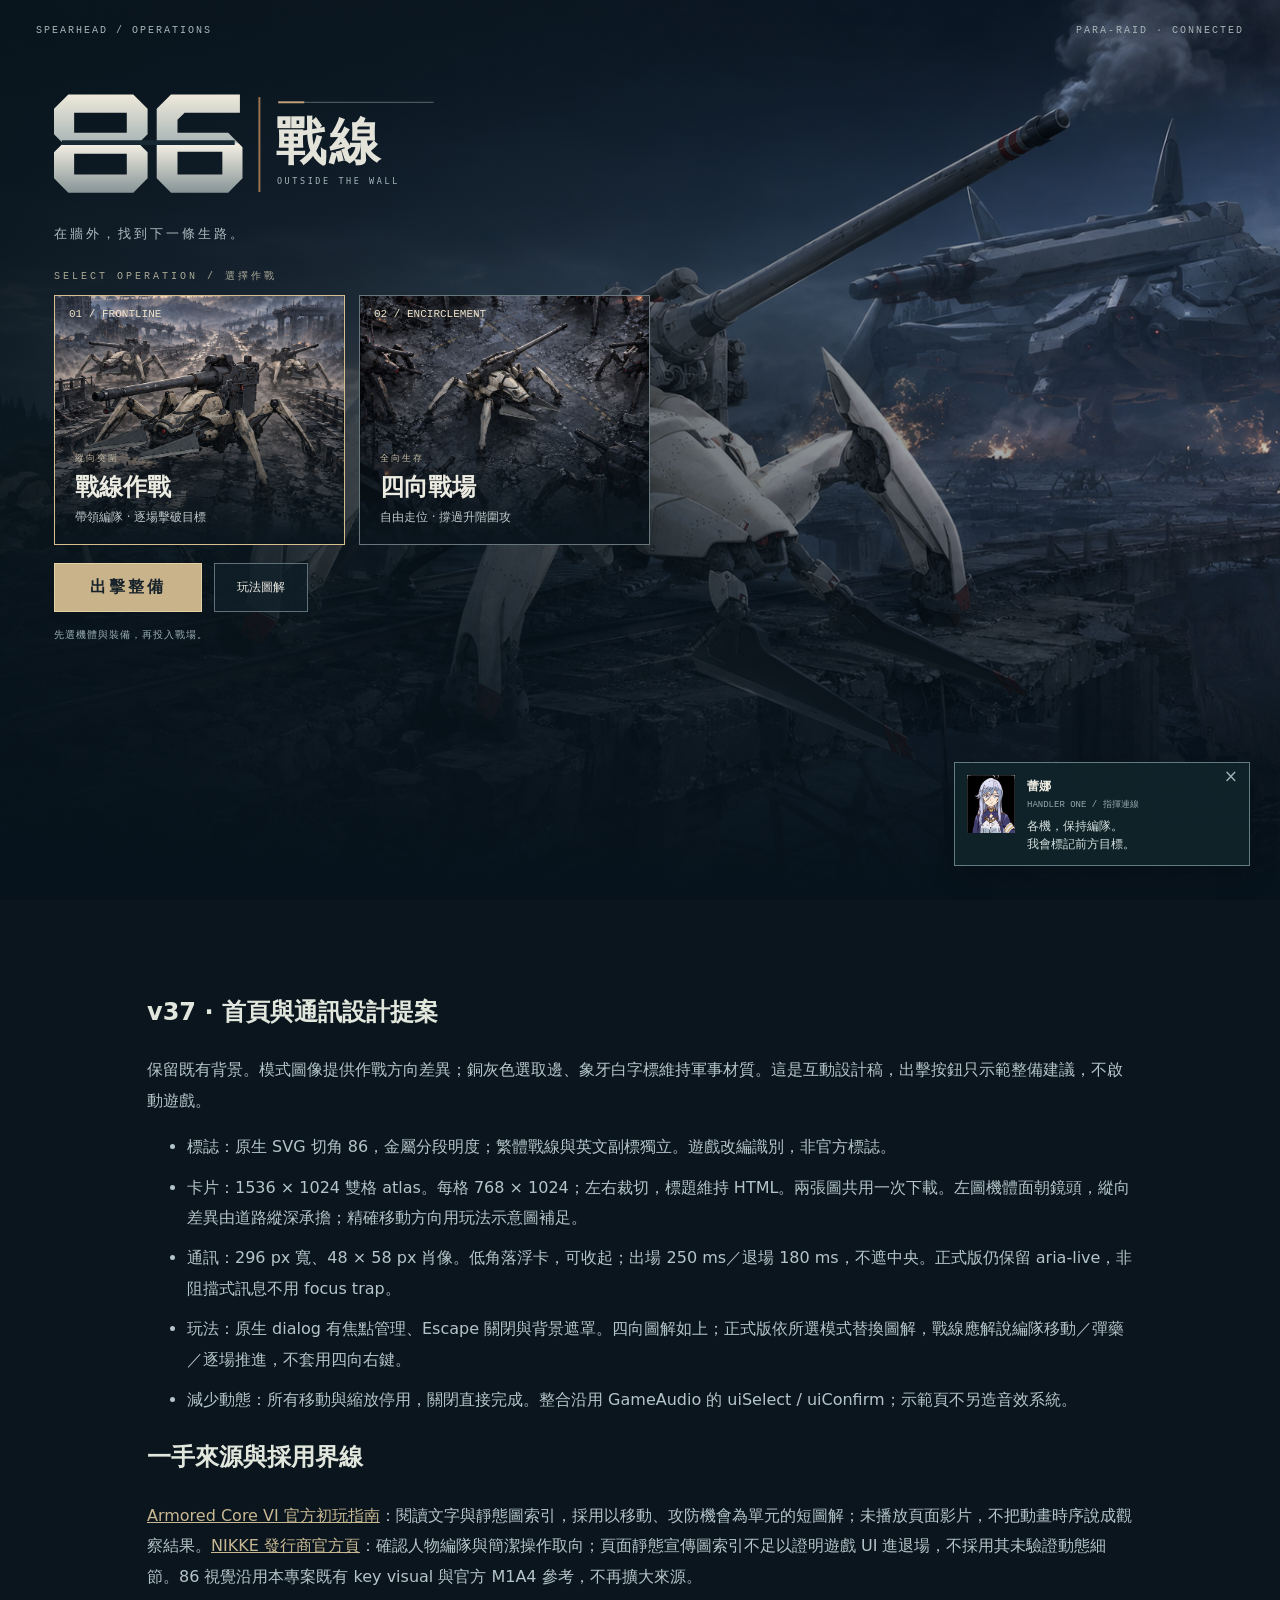
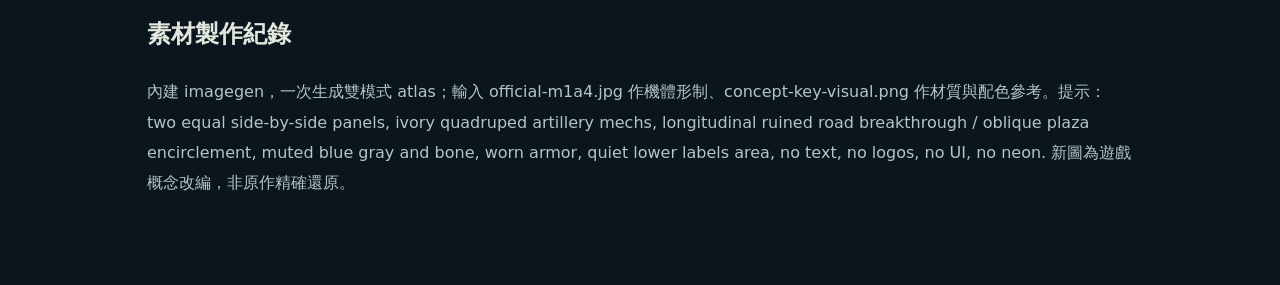
<file: art-direction/86-reference/design-v37.html>
<!doctype html><html lang="zh-Hant"><meta charset="utf-8"><meta name="viewport" content="width=device-width,initial-scale=1"><title>86 戰線 · v37 設計稿</title><style>
*{box-sizing:border-box}body{margin:0;background:#0a151d;color:#ecebe2;font-family:"PingFang TC",system-ui,sans-serif}button{font:inherit;color:inherit;cursor:pointer}button:focus-visible{outline:2px solid #dbbf8d;outline-offset:4px}.stage{height:100svh;min-height:600px;position:relative;overflow:hidden;background:linear-gradient(90deg,#08141bea 0%,#08141b91 52%,#08141b30),url(images/concept-key-visual.png) 65% center/cover}.stage:after{content:"";position:absolute;inset:0;pointer-events:none;background:linear-gradient(0deg,#07131c,transparent 50%)}header{position:absolute;inset:25px 36px auto;display:flex;justify-content:space-between;font:10px monospace;letter-spacing:2px;color:#a8b6b9}.content{position:relative;z-index:1;width:650px;padding:88px 0 0 54px}.logo{width:390px;display:block}.sub{color:#aebcc0;font-size:13px;letter-spacing:3px;margin:20px 0 26px}.section-label{font:10px monospace;letter-spacing:3px;color:#aaa996;margin:0 0 12px}.modes{display:grid;grid-template-columns:1fr 1fr;gap:14px}.mode{position:relative;height:250px;padding:0;text-align:left;border:1px solid #68777c;background:#15212a;overflow:hidden;transition:transform .2s,border-color .2s}.mode[aria-pressed=true]{border-color:#d8bf90;box-shadow:inset 0 -3px #d8bf90}.mode:hover{transform:translateY(-3px)}.art{position:absolute;inset:0;overflow:hidden}.art img{height:100%;width:200%;position:absolute;object-fit:cover;object-position:center 53%}.mode:nth-child(2) .art img{left:-100%}.mode:after{content:"";position:absolute;inset:0;background:linear-gradient(0deg,#0a151dfa,transparent 75%)}.mode-copy{position:absolute;z-index:1;bottom:18px;left:20px;right:15px}.mode small{font:9px monospace;letter-spacing:2px;color:#c8bea9}.mode strong{display:block;font-size:24px;margin:6px 0}.mode p{margin:0;color:#bdc9cb;font-size:12px}.number{position:absolute;top:12px;left:14px;font:11px monospace;color:#eee3ca;z-index:1}.actions{display:flex;gap:12px;margin-top:18px}.primary{background:#c9b38b;border:1px solid #e5d0a6;color:#17222a;font-weight:750;padding:13px 35px;letter-spacing:3px}.secondary{background:#10202ab0;border:1px solid #60717b;padding:13px 22px;font-size:12px}.controls{font-size:10px;color:#9baeb6;letter-spacing:1px;margin-top:16px}.comms{position:absolute;bottom:34px;right:30px;z-index:3;width:296px;border:1px solid #637b82;background:#10232af2;box-shadow:0 8px 24px #0004;padding:12px;display:grid;grid-template-columns:48px 1fr;gap:12px;animation:arrive .25s ease-out}.comms img{width:48px;height:58px;object-fit:cover;object-position:top}.comms strong{font-size:12px}.comms small{font:9px monospace;color:#92a7ac;display:block;margin:3px 0 6px}.comms p{font-size:12px;line-height:1.5;margin:0;color:#d3dedc}.comms button{position:absolute;right:5px;top:2px;border:0;background:none;color:#a1b1b7;font-size:17px}.comms.closing{animation:leave .18s ease-in forwards}.stage:has(.comms:not([hidden])) .reopen{visibility:hidden}.reopen{position:absolute;right:30px;bottom:34px;z-index:2}dialog{width:min(760px,calc(100% - 40px));background:#111f29;color:#e7e8df;border:1px solid #849296;padding:28px;box-shadow:0 20px 80px #0009}dialog::backdrop{background:#020a10bb}dialog[open]{animation:arrive .24s ease-out}dialog.closing{animation:leave .18s ease-in forwards}dialog h2{font-size:22px;margin:7px 0 20px}dialog .close{position:absolute;right:20px;top:18px;background:transparent;border:0;font-size:24px}.diagrams{display:grid;grid-template-columns:repeat(3,1fr);gap:12px}.diagram{background:#0a1720;border-top:2px solid #a08f72;padding:12px}.diagram svg{width:100%;height:140px}.diagram strong{font-size:14px;display:block}.diagram p{font-size:12px;color:#acbec2;line-height:1.7;margin:8px 0}kbd{font:11px monospace;border:1px solid #60717b;padding:2px 5px;color:#d6d8ce}.notes{max-width:1050px;margin:50px auto;padding:20px 32px;line-height:1.9;color:#b4c5c9}.notes h2{color:#e2e7dd}.notes a{color:#c8b893}.notes li{margin:10px 0}.notes code{color:#dbccac} @keyframes arrive{from{opacity:0;transform:translateY(8px)}to{opacity:1;transform:none}}@keyframes leave{to{opacity:0;transform:translateY(6px)}}@media(max-height:700px){.content{padding-top:70px}.logo{width:315px}.sub{margin:12px 0 18px}.mode{height:220px}.content{width:600px}.comms{width:280px;right:22px;bottom:28px}}@media(max-width:750px){.content{padding-left:22px;padding-right:22px;width:100%}.logo{width:300px}.comms{display:none}.diagrams{grid-template-columns:1fr}.diagram svg{height:80px}dialog{max-height:90vh;overflow:auto}}@media(prefers-reduced-motion:reduce){*,*:before,*:after{animation:none!important;transition:none!important}.mode:hover{transform:none}}
</style><section class="stage"><header><span>SPEARHEAD / OPERATIONS</span><span>PARA-RAID · CONNECTED</span></header><main class="content"><img class="logo" src="../../assets/v37-wordmark.svg" alt="86 戰線"><p class="sub">在牆外，找到下一條生路。</p><p class="section-label">SELECT OPERATION / 選擇作戰</p><div class="modes"><button class="mode" aria-pressed="true" data-mode="frontline"><div class="art"><img src="../../assets/v37-mode-atlas.png" alt="機甲編隊沿廢墟道路突圍"></div><span class="number">01 / FRONTLINE</span><div class="mode-copy"><small>縱向突圍</small><strong>戰線作戰</strong><p>帶領編隊 · 逐場擊破目標</p></div></button><button class="mode" aria-pressed="false" data-mode="arena"><div class="art"><img src="../../assets/v37-mode-atlas.png" alt="主機遭四周軍團包圍"></div><span class="number">02 / ENCIRCLEMENT</span><div class="mode-copy"><small>全向生存</small><strong>四向戰場</strong><p>自由走位 · 撐過升階圍攻</p></div></button></div><div class="actions"><button class="primary" id="start">出擊整備</button><button class="secondary" id="help">玩法圖解</button></div><p class="controls">先選機體與裝備，再投入戰場。</p></main><button class="secondary reopen" id="radioOpen">開啟通訊</button><aside class="comms" id="radio"><img src="../../assets/characters/lena-reference.png" alt="蕾娜"><div><strong>蕾娜</strong><small>HANDLER ONE / 指揮連線</small><p id="message">各機，保持編隊。<br>我會標記前方目標。</p></div><button aria-label="收起通訊" id="radioClose">×</button></aside></section>
<dialog id="guide" aria-labelledby="guideTitle"><button class="close" aria-label="關閉玩法圖解">×</button><span class="section-label">FIELD MANUAL / 快速上手</span><h2 id="guideTitle">四向戰場 · 一邊移動，一邊反擊</h2><div class="diagrams"><div class="diagram"><svg viewBox="0 0 200 140" aria-label="移動並瞄準敵人"><g fill="none" stroke="#718b95"><path d="M100 110V24M38 76H162"/><path d="m93 31 7-7 7 7m48 38 7 7-7 7"/></g><path d="M91 65h18l8 17-17 12-17-12Z" fill="#dedbcc"/><path d="M105 71l38-31" stroke="#e0c692" stroke-dasharray="4 5"/><circle cx="150" cy="34" r="10" fill="none" stroke="#bd806a"/><path d="M136 34h28M150 20v28" stroke="#bd806a"/></svg><strong>移動與自動射擊</strong><p><kbd>WASD</kbd> 走位<br>游標瞄準，主砲自動開火。</p></div><div class="diagram"><svg viewBox="0 0 200 140" aria-label="越過掩體離開攻擊區域"><path d="M20 110Q90 0 172 77" stroke="#d5c59f" stroke-width="2" fill="none"/><path d="m163 66 9 11-14 1" stroke="#d5c59f" fill="none"/><path d="M75 90h40v24H75Z" fill="#4e626b"/><ellipse cx="170" cy="100" rx="16" ry="6" fill="#607d84"/><path d="M160 64h17l8 14-16 8-15-8Z" fill="#dedbcc"/></svg><strong>短躍進脫離包圍</strong><p><kbd>右鍵</kbd> 沿移動方向躍進<br>越過敵機與掩體。</p></div><div class="diagram"><svg viewBox="0 0 200 140" aria-label="指定範圍呼叫支援"><ellipse cx="100" cy="83" rx="70" ry="32" fill="#92785322" stroke="#c2aa81"/><path d="M100 22v49m-8-9 8 9 8-9" stroke="#d7d8c8" fill="none"/><path d="M76 91h10m31-19h10m-30 30h10" stroke="#ba816d" stroke-width="4"/><circle cx="100" cy="83" r="5" fill="#d4c18e"/></svg><strong>用支援打開缺口</strong><p><kbd>Space</kbd> 標記游標落點<br>範圍壓制與打斷，18 秒回充。</p></div></div><p style="color:#aebdc0;font-size:12px">左鍵依機型施展技能；整備時可確認反擊、超頻或刃擊。</p></dialog>
<section class="notes"><h2>v37 · 首頁與通訊設計提案</h2><p>保留既有背景。模式圖像提供作戰方向差異；銅灰色選取邊、象牙白字標維持軍事材質。這是互動設計稿，出擊按鈕只示範整備建議，不啟動遊戲。</p><ul><li>標誌：原生 SVG 切角 86，金屬分段明度；繁體戰線與英文副標獨立。遊戲改編識別，非官方標誌。</li><li>卡片：1536 × 1024 雙格 atlas。每格 768 × 1024；左右裁切，標題維持 HTML。兩張圖共用一次下載。左圖機體面朝鏡頭，縱向差異由道路縱深承擔；精確移動方向用玩法示意圖補足。</li><li>通訊：296 px 寬、48 × 58 px 肖像。低角落浮卡，可收起；出場 250 ms／退場 180 ms，不遮中央。正式版仍保留 aria-live，非阻擋式訊息不用 focus trap。</li><li>玩法：原生 dialog 有焦點管理、Escape 關閉與背景遮罩。四向圖解如上；正式版依所選模式替換圖解，戰線應解說編隊移動／彈藥／逐場推進，不套用四向右鍵。</li><li>減少動態：所有移動與縮放停用，關閉直接完成。整合沿用 GameAudio 的 uiSelect / uiConfirm；示範頁不另造音效系統。</li></ul><h2>一手來源與採用界線</h2><p><a href="https://armoredcore6.bn-ent.net/en/information/?p=22">Armored Core VI 官方初玩指南</a>：閱讀文字與靜態圖索引，採用以移動、攻防機會為單元的短圖解；未播放頁面影片，不把動畫時序說成觀察結果。<a href="https://www.levelinfinite.com/game/goddess-of-victory-nikke/">NIKKE 發行商官方頁</a>：確認人物編隊與簡潔操作取向；頁面靜態宣傳圖索引不足以證明遊戲 UI 進退場，不採用其未驗證動態細節。86 視覺沿用本專案既有 key visual 與官方 M1A4 參考，不再擴大來源。</p><h2>素材製作紀錄</h2><p>內建 imagegen，一次生成雙模式 atlas；輸入 official-m1a4.jpg 作機體形制、concept-key-visual.png 作材質與配色參考。提示：two equal side-by-side panels, ivory quadruped artillery mechs, longitudinal ruined road breakthrough / oblique plaza encirclement, muted blue gray and bone, worn armor, quiet lower labels area, no text, no logos, no UI, no neon. 新圖為遊戲概念改編，非原作精確還原。</p></section><script>
const radio=document.querySelector('#radio'),guide=document.querySelector('#guide');const reduced=()=>matchMedia('(prefers-reduced-motion:reduce)').matches;function leave(el,done){if(reduced()){done();return}el.classList.add('closing');setTimeout(()=>{done();el.classList.remove('closing')},180)}document.querySelectorAll('.mode').forEach(b=>b.onclick=()=>{document.querySelectorAll('.mode').forEach(m=>m.setAttribute('aria-pressed',String(m===b)));document.querySelector('#message').innerHTML=b.dataset.mode==='arena'?'別停在包圍中心。<br>用躍進與支援開路。':'各機，保持編隊。<br>我會標記前方目標。';radio.hidden=false});document.querySelector('#help').onclick=()=>guide.showModal();guide.querySelector('.close').onclick=()=>leave(guide,()=>guide.close());guide.oncancel=e=>{e.preventDefault();leave(guide,()=>guide.close())};document.querySelector('#radioClose').onclick=()=>leave(radio,()=>radio.hidden=true);document.querySelector('#radioOpen').onclick=()=>radio.hidden=false;document.querySelector('#start').onclick=()=>{radio.hidden=false;document.querySelector('#message').textContent='先確認機型技能，再選擇首個接敵目標。'};
</script><style>[hidden]{display:none!important}</style></html>
</file>
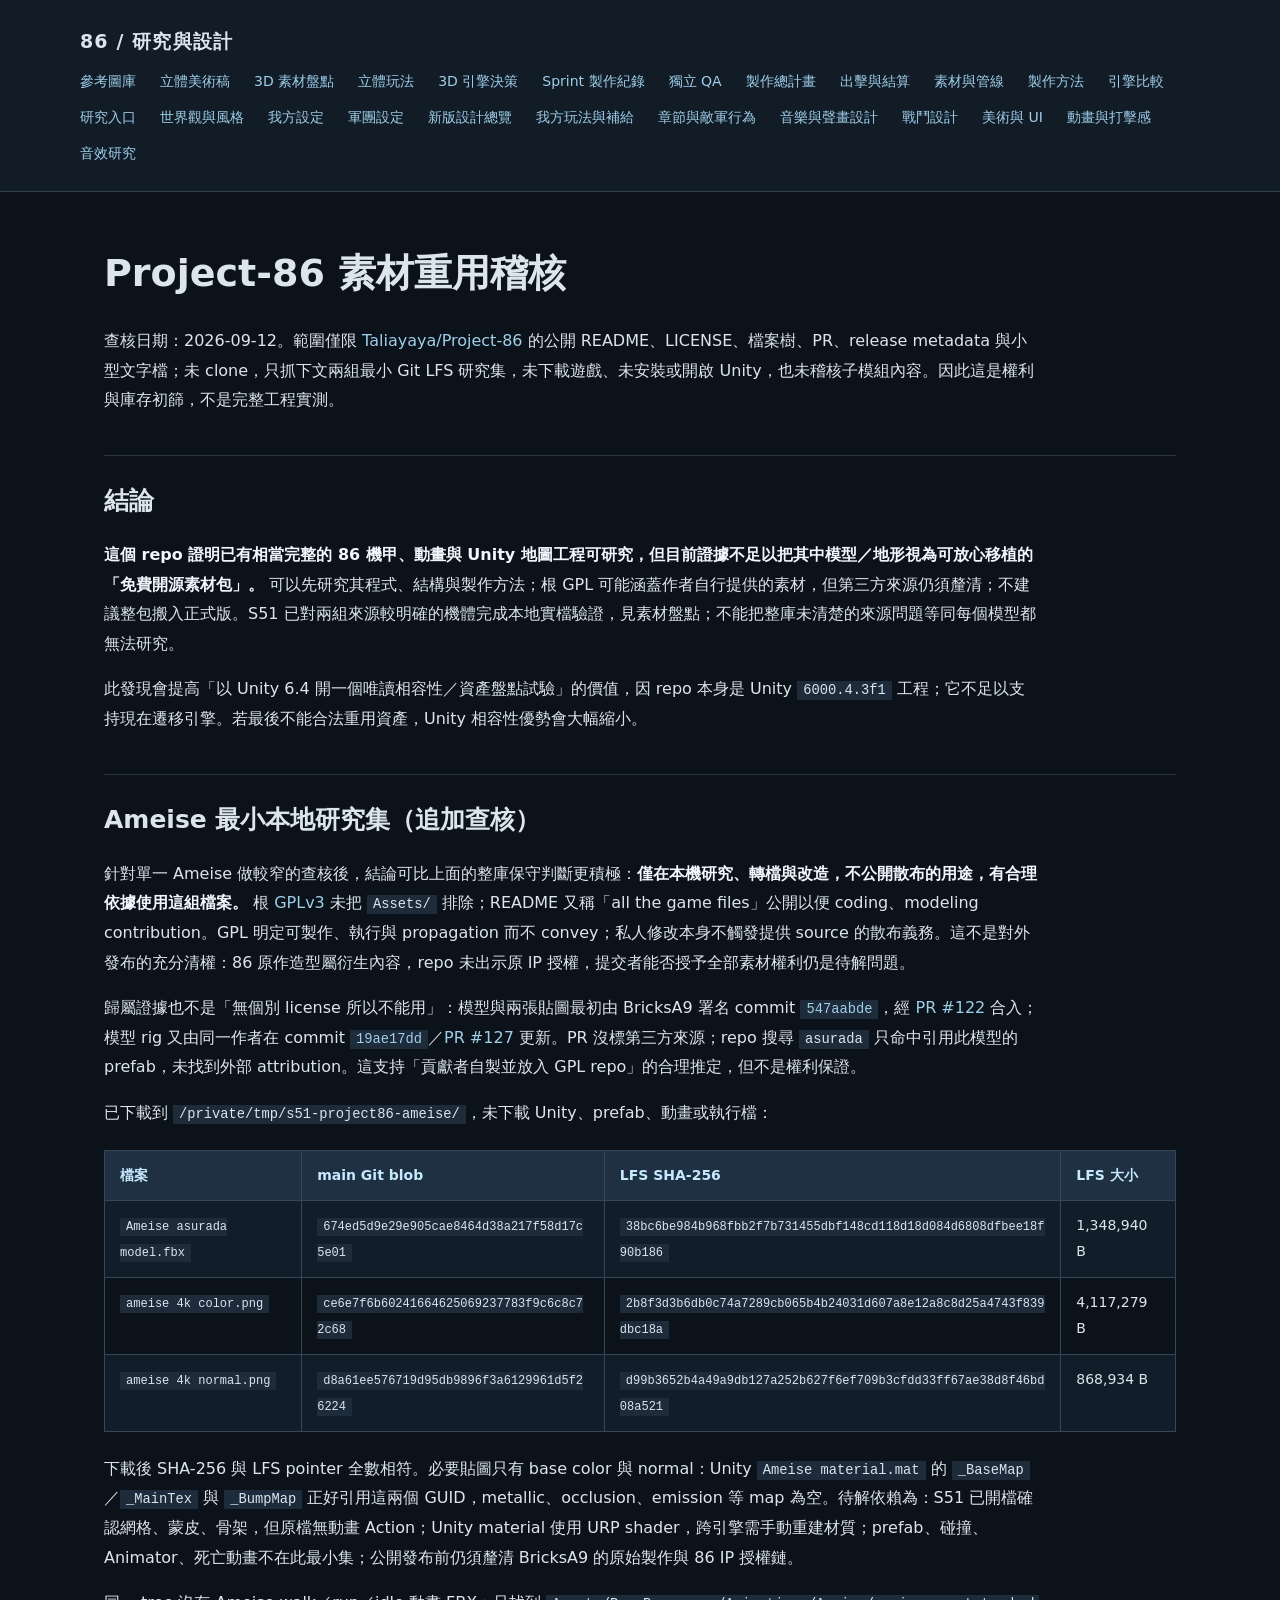
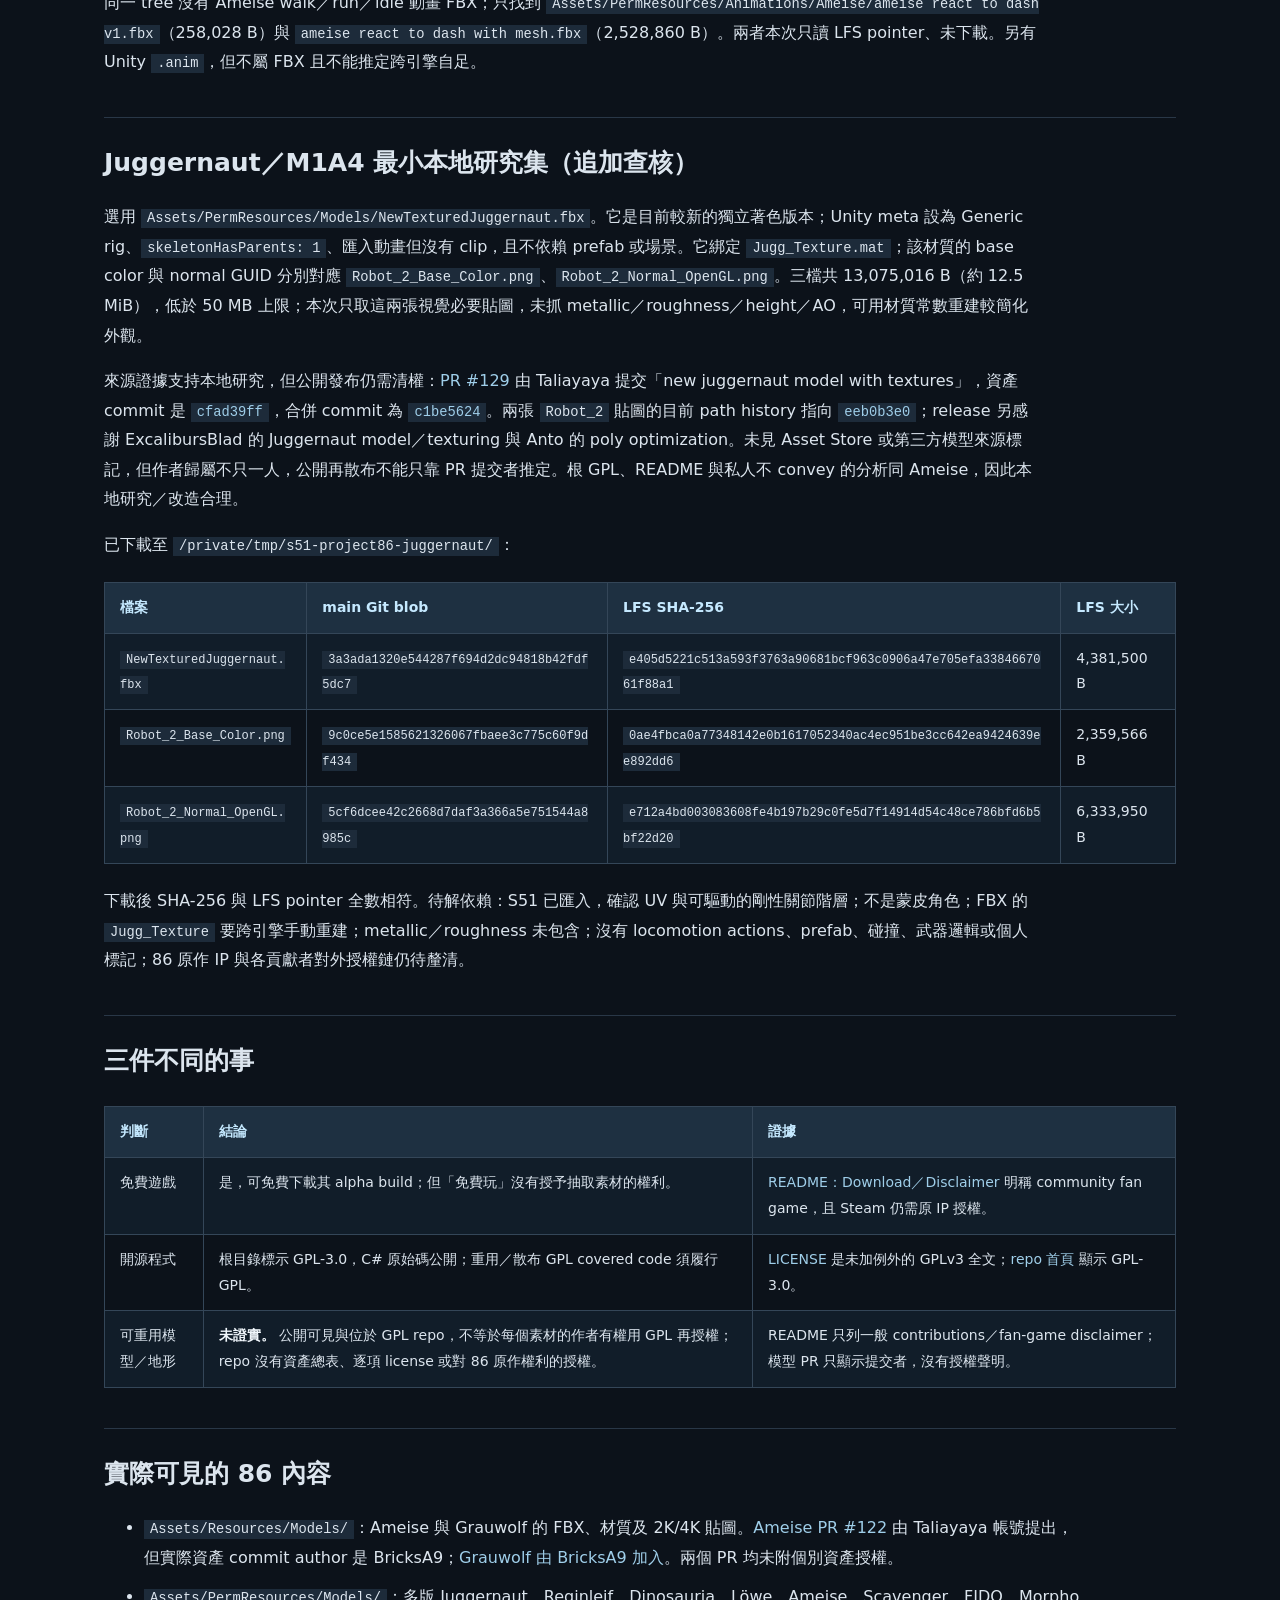
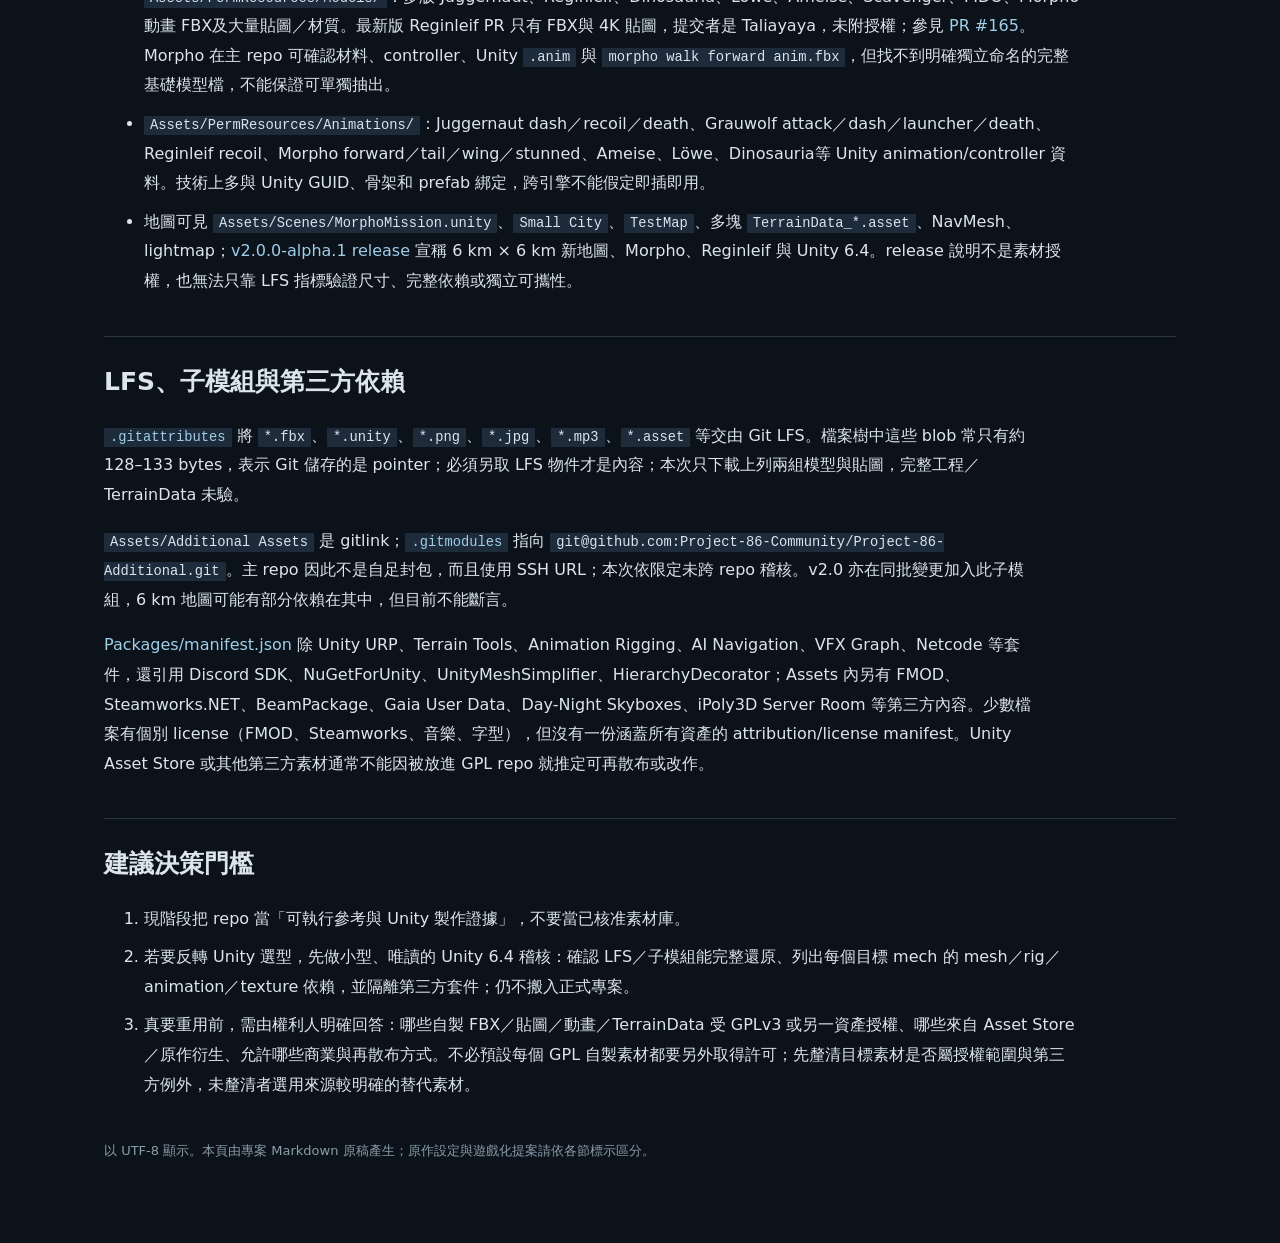
<file: art-direction/86-reference/project-86-reuse-audit.html>
<!doctype html><html lang="zh-Hant"><head><meta charset="utf-8"><meta name="viewport" content="width=device-width,initial-scale=1"><link rel="icon" href="data:,"><title>86 / project-86-reuse-audit</title><style>*{box-sizing:border-box}html{color-scheme:dark}body{margin:0;background:#0c121a;color:#dce5ee;font-family:system-ui,-apple-system,"PingFang TC",sans-serif;font-size:16px;line-height:1.85}header{padding:24px max(24px,calc((100vw - 1120px)/2));border-bottom:1px solid #314151;background:#111c27}header b{font-size:19px;letter-spacing:.06em}nav{display:flex;gap:10px 24px;flex-wrap:wrap;margin-top:10px;font-size:14px}a{color:#9fcee9;text-decoration:none}a:hover{text-decoration:underline}nav a[aria-current=page]{color:#fff;border-bottom:2px solid #9fcee9}main{max-width:1120px;padding:30px 24px 80px;margin:auto}h1{font-size:clamp(26px,4vw,38px);line-height:1.4}h2{font-size:25px;margin:40px 0 16px;border-top:1px solid #293747;padding-top:22px}h3{font-size:20px;margin-top:30px}p,li{max-width:92ch}li{margin:9px 0}strong{color:#f1f7fc}aside{padding:18px 22px;background:#172737;border-left:3px solid #85badb;margin:20px 0}code{background:#1d2b3a;padding:2px 6px;font-size:.86em;overflow-wrap:anywhere}.table{overflow:auto;margin:22px 0}table{border-collapse:collapse;min-width:580px;width:100%;font-size:14px}th,td{border:1px solid #344658;padding:12px 15px;vertical-align:top;text-align:left}th{background:#1e3041;color:#c5e9ff}tr:nth-child(even){background:#111d29}footer{color:#8a9dab;font-size:13px;margin-top:40px}hr{border:0;border-top:1px solid #314151}img{max-width:100%;height:auto}td img{width:220px;max-width:100%;min-width:130px}a{overflow-wrap:anywhere}@media(max-width:600px){body{font-size:15px}main{padding:18px 16px 60px}header{padding:18px 16px}nav{gap:8px 15px}h2{font-size:22px}}</style></head><body><header><b>86 / 研究與設計</b><nav><a href="index.html">參考圖庫</a><a href="3d-art-direction.html">立體美術稿</a><a href="3d-asset-survey.html">3D 素材盤點</a><a href="3d-game-design.html">立體玩法</a><a href="3d-engine-study.html">3D 引擎決策</a><a href="sprint-journal.html">Sprint 製作紀錄</a><a href="qa-baseline.html">獨立 QA</a><a href="production-roadmap.html">製作總計畫</a><a href="production-flow.html">出擊與結算</a><a href="production-assets.html">素材與管線</a><a href="production-method.html">製作方法</a><a href="production-engine-alternatives.html">引擎比較</a><a href="README.html">研究入口</a><a href="world-and-style.html">世界觀與風格</a><a href="allies.html">我方設定</a><a href="legion.html">軍團設定</a><a href="design-overview.html">新版設計總覽</a><a href="allied-gameplay.html">我方玩法與補給</a><a href="chapter-design.html">章節與敵軍行為</a><a href="audio-vfx.html">音樂與聲畫設計</a><a href="team-combat.html">戰鬥設計</a><a href="team-art-ux.html">美術與 UI</a><a href="team-game-feel.html">動畫與打擊感</a><a href="team-audio.html">音效研究</a></nav></header><main><h1>Project-86 素材重用稽核</h1>
<p>查核日期：2026-09-12。範圍僅限 <a href="https://github.com/Taliayaya/Project-86">Taliayaya/Project-86</a> 的公開 README、LICENSE、檔案樹、PR、release metadata 與小型文字檔；未 clone，只抓下文兩組最小 Git LFS 研究集，未下載遊戲、未安裝或開啟 Unity，也未稽核子模組內容。因此這是權利與庫存初篩，不是完整工程實測。</p>
<h2>結論</h2>
<p><strong>這個 repo 證明已有相當完整的 86 機甲、動畫與 Unity 地圖工程可研究，但目前證據不足以把其中模型／地形視為可放心移植的「免費開源素材包」。</strong> 可以先研究其程式、結構與製作方法；根 GPL 可能涵蓋作者自行提供的素材，但第三方來源仍須釐清；不建議整包搬入正式版。S51 已對兩組來源較明確的機體完成本地實檔驗證，見素材盤點；不能把整庫未清楚的來源問題等同每個模型都無法研究。</p>
<p>此發現會提高「以 Unity 6.4 開一個唯讀相容性／資產盤點試驗」的價值，因 repo 本身是 Unity <code>6000.4.3f1</code> 工程；它不足以支持現在遷移引擎。若最後不能合法重用資產，Unity 相容性優勢會大幅縮小。</p>
<h2>Ameise 最小本地研究集（追加查核）</h2>
<p>針對單一 Ameise 做較窄的查核後，結論可比上面的整庫保守判斷更積極：<strong>僅在本機研究、轉檔與改造，不公開散布的用途，有合理依據使用這組檔案。</strong> 根 <a href="https://github.com/Taliayaya/Project-86/blob/main/LICENSE">GPLv3</a> 未把 <code>Assets/</code> 排除；README 又稱「all the game files」公開以便 coding、modeling contribution。GPL 明定可製作、執行與 propagation 而不 convey；私人修改本身不觸發提供 source 的散布義務。這不是對外發布的充分清權：86 原作造型屬衍生內容，repo 未出示原 IP 授權，提交者能否授予全部素材權利仍是待解問題。</p>
<p>歸屬證據也不是「無個別 license 所以不能用」：模型與兩張貼圖最初由 BricksA9 署名 commit <a href="https://github.com/Taliayaya/Project-86/commit/547aabde865affb65829d1b40297e84081b0e01f"><code>547aabde</code></a>，經 <a href="https://github.com/Taliayaya/Project-86/pull/122">PR #122</a> 合入；模型 rig 又由同一作者在 commit <a href="https://github.com/Taliayaya/Project-86/commit/19ae17dd3b0541d1647e7be4206111ec14706758"><code>19ae17dd</code></a>／<a href="https://github.com/Taliayaya/Project-86/pull/127">PR #127</a> 更新。PR 沒標第三方來源；repo 搜尋 <code>asurada</code> 只命中引用此模型的 prefab，未找到外部 attribution。這支持「貢獻者自製並放入 GPL repo」的合理推定，但不是權利保證。</p>
<p>已下載到 <code>/private/tmp/s51-project86-ameise/</code>，未下載 Unity、prefab、動畫或執行檔：</p>
<div class="table"><table><tr><th>檔案</th><th>main Git blob</th><th>LFS SHA-256</th><th>LFS 大小</th></tr><tr><td><code>Ameise asurada model.fbx</code></td><td><code>674ed5d9e29e905cae8464d38a217f58d17c5e01</code></td><td><code>38bc6be984b968fbb2f7b731455dbf148cd118d18d084d6808dfbee18f90b186</code></td><td>1,348,940 B</td></tr><tr><td><code>ameise 4k color.png</code></td><td><code>ce6e7f6b60241664625069237783f9c6c8c72c68</code></td><td><code>2b8f3d3b6db0c74a7289cb065b4b24031d607a8e12a8c8d25a4743f839dbc18a</code></td><td>4,117,279 B</td></tr><tr><td><code>ameise 4k normal.png</code></td><td><code>d8a61ee576719d95db9896f3a6129961d5f26224</code></td><td><code>d99b3652b4a49a9db127a252b627f6ef709b3cfdd33ff67ae38d8f46bd08a521</code></td><td>868,934 B</td></tr></table></div>
<p>下載後 SHA-256 與 LFS pointer 全數相符。必要貼圖只有 base color 與 normal：Unity <code>Ameise material.mat</code> 的 <code>_BaseMap</code>／<code>_MainTex</code> 與 <code>_BumpMap</code> 正好引用這兩個 GUID，metallic、occlusion、emission 等 map 為空。待解依賴為：S51 已開檔確認網格、蒙皮、骨架，但原檔無動畫 Action；Unity material 使用 URP shader，跨引擎需手動重建材質；prefab、碰撞、Animator、死亡動畫不在此最小集；公開發布前仍須釐清 BricksA9 的原始製作與 86 IP 授權鏈。</p>
<p>同一 tree 沒有 Ameise walk／run／idle 動畫 FBX；只找到 <code>Assets/PermResources/Animations/Ameise/ameise react to dash v1.fbx</code>（258,028 B）與 <code>ameise react to dash with mesh.fbx</code>（2,528,860 B）。兩者本次只讀 LFS pointer、未下載。另有 Unity <code>.anim</code>，但不屬 FBX 且不能推定跨引擎自足。</p>
<h2>Juggernaut／M1A4 最小本地研究集（追加查核）</h2>
<p>選用 <code>Assets/PermResources/Models/NewTexturedJuggernaut.fbx</code>。它是目前較新的獨立著色版本；Unity meta 設為 Generic rig、<code>skeletonHasParents: 1</code>、匯入動畫但沒有 clip，且不依賴 prefab 或場景。它綁定 <code>Jugg_Texture.mat</code>；該材質的 base color 與 normal GUID 分別對應 <code>Robot_2_Base_Color.png</code>、<code>Robot_2_Normal_OpenGL.png</code>。三檔共 13,075,016 B（約 12.5 MiB），低於 50 MB 上限；本次只取這兩張視覺必要貼圖，未抓 metallic／roughness／height／AO，可用材質常數重建較簡化外觀。</p>
<p>來源證據支持本地研究，但公開發布仍需清權：<a href="https://github.com/Taliayaya/Project-86/pull/129">PR #129</a> 由 Taliayaya 提交「new juggernaut model with textures」，資產 commit 是 <a href="https://github.com/Taliayaya/Project-86/commit/cfad39ff6b038512d821eaac46a4c82a6b32745f"><code>cfad39ff</code></a>，合併 commit 為 <a href="https://github.com/Taliayaya/Project-86/commit/c1be562419f8b68313064d94a0f0216250c8dcaf"><code>c1be5624</code></a>。兩張 <code>Robot_2</code> 貼圖的目前 path history 指向 <a href="https://github.com/Taliayaya/Project-86/commit/eeb0b3e0d281ef801bfa811e59f417eb505be7a3"><code>eeb0b3e0</code></a>；release 另感謝 ExcalibursBlad 的 Juggernaut model／texturing 與 Anto 的 poly optimization。未見 Asset Store 或第三方模型來源標記，但作者歸屬不只一人，公開再散布不能只靠 PR 提交者推定。根 GPL、README 與私人不 convey 的分析同 Ameise，因此本地研究／改造合理。</p>
<p>已下載至 <code>/private/tmp/s51-project86-juggernaut/</code>：</p>
<div class="table"><table><tr><th>檔案</th><th>main Git blob</th><th>LFS SHA-256</th><th>LFS 大小</th></tr><tr><td><code>NewTexturedJuggernaut.fbx</code></td><td><code>3a3ada1320e544287f694d2dc94818b42fdf5dc7</code></td><td><code>e405d5221c513a593f3763a90681bcf963c0906a47e705efa3384667061f88a1</code></td><td>4,381,500 B</td></tr><tr><td><code>Robot_2_Base_Color.png</code></td><td><code>9c0ce5e1585621326067fbaee3c775c60f9df434</code></td><td><code>0ae4fbca0a77348142e0b1617052340ac4ec951be3cc642ea9424639ee892dd6</code></td><td>2,359,566 B</td></tr><tr><td><code>Robot_2_Normal_OpenGL.png</code></td><td><code>5cf6dcee42c2668d7daf3a366a5e751544a8985c</code></td><td><code>e712a4bd003083608fe4b197b29c0fe5d7f14914d54c48ce786bfd6b5bf22d20</code></td><td>6,333,950 B</td></tr></table></div>
<p>下載後 SHA-256 與 LFS pointer 全數相符。待解依賴：S51 已匯入，確認 UV 與可驅動的剛性關節階層；不是蒙皮角色；FBX 的 <code>Jugg_Texture</code> 要跨引擎手動重建；metallic／roughness 未包含；沒有 locomotion actions、prefab、碰撞、武器邏輯或個人標記；86 原作 IP 與各貢獻者對外授權鏈仍待釐清。</p>
<h2>三件不同的事</h2>
<div class="table"><table><tr><th>判斷</th><th>結論</th><th>證據</th></tr><tr><td>免費遊戲</td><td>是，可免費下載其 alpha build；但「免費玩」沒有授予抽取素材的權利。</td><td><a href="https://github.com/Taliayaya/Project-86#download">README：Download／Disclaimer</a> 明稱 community fan game，且 Steam 仍需原 IP 授權。</td></tr><tr><td>開源程式</td><td>根目錄標示 GPL-3.0，C# 原始碼公開；重用／散布 GPL covered code 須履行 GPL。</td><td><a href="https://github.com/Taliayaya/Project-86/blob/main/LICENSE">LICENSE</a> 是未加例外的 GPLv3 全文；<a href="https://github.com/Taliayaya/Project-86">repo 首頁</a> 顯示 GPL-3.0。</td></tr><tr><td>可重用模型／地形</td><td><strong>未證實。</strong> 公開可見與位於 GPL repo，不等於每個素材的作者有權用 GPL 再授權；repo 沒有資產總表、逐項 license 或對 86 原作權利的授權。</td><td>README 只列一般 contributions／fan-game disclaimer；模型 PR 只顯示提交者，沒有授權聲明。</td></tr></table></div>
<h2>實際可見的 86 內容</h2>
<ul><li><code>Assets/Resources/Models/</code>：Ameise 與 Grauwolf 的 FBX、材質及 2K/4K 貼圖。<a href="https://github.com/Taliayaya/Project-86/pull/122">Ameise PR #122</a> 由 Taliayaya 帳號提出，但實際資產 commit author 是 BricksA9；<a href="https://github.com/Taliayaya/Project-86/pull/142">Grauwolf 由 BricksA9 加入</a>。兩個 PR 均未附個別資產授權。</li><li><code>Assets/PermResources/Models/</code>：多版 Juggernaut、Reginleif、Dinosauria、Löwe、Ameise、Scavenger、FIDO、Morpho 動畫 FBX及大量貼圖／材質。最新版 Reginleif PR 只有 FBX與 4K 貼圖，提交者是 Taliayaya，未附授權；參見 <a href="https://github.com/Taliayaya/Project-86/pull/165">PR #165</a>。Morpho 在主 repo 可確認材料、controller、Unity <code>.anim</code> 與 <code>morpho walk forward anim.fbx</code>，但找不到明確獨立命名的完整基礎模型檔，不能保證可單獨抽出。</li><li><code>Assets/PermResources/Animations/</code>：Juggernaut dash／recoil／death、Grauwolf attack／dash／launcher／death、Reginleif recoil、Morpho forward／tail／wing／stunned、Ameise、Löwe、Dinosauria等 Unity animation/controller 資料。技術上多與 Unity GUID、骨架和 prefab 綁定，跨引擎不能假定即插即用。</li><li>地圖可見 <code>Assets/Scenes/MorphoMission.unity</code>、<code>Small City</code>、<code>TestMap</code>、多塊 <code>TerrainData_*.asset</code>、NavMesh、lightmap；<a href="https://github.com/Taliayaya/Project-86/releases/tag/v2.0.0-alpha.1">v2.0.0-alpha.1 release</a> 宣稱 6 km × 6 km 新地圖、Morpho、Reginleif 與 Unity 6.4。release 說明不是素材授權，也無法只靠 LFS 指標驗證尺寸、完整依賴或獨立可攜性。</li></ul>
<h2>LFS、子模組與第三方依賴</h2>
<p><a href="https://github.com/Taliayaya/Project-86/blob/main/.gitattributes"><code>.gitattributes</code></a> 將 <code>*.fbx</code>、<code>*.unity</code>、<code>*.png</code>、<code>*.jpg</code>、<code>*.mp3</code>、<code>*.asset</code> 等交由 Git LFS。檔案樹中這些 blob 常只有約 128–133 bytes，表示 Git 儲存的是 pointer；必須另取 LFS 物件才是內容；本次只下載上列兩組模型與貼圖，完整工程／TerrainData 未驗。</p>
<p><code>Assets/Additional Assets</code> 是 gitlink；<a href="https://github.com/Taliayaya/Project-86/blob/main/.gitmodules"><code>.gitmodules</code></a> 指向 <code>git@github.com:Project-86-Community/Project-86-Additional.git</code>。主 repo 因此不是自足封包，而且使用 SSH URL；本次依限定未跨 repo 稽核。v2.0 亦在同批變更加入此子模組，6 km 地圖可能有部分依賴在其中，但目前不能斷言。</p>
<p><a href="https://github.com/Taliayaya/Project-86/blob/main/Packages/manifest.json">Packages/manifest.json</a> 除 Unity URP、Terrain Tools、Animation Rigging、AI Navigation、VFX Graph、Netcode 等套件，還引用 Discord SDK、NuGetForUnity、UnityMeshSimplifier、HierarchyDecorator；Assets 內另有 FMOD、Steamworks.NET、BeamPackage、Gaia User Data、Day-Night Skyboxes、iPoly3D Server Room 等第三方內容。少數檔案有個別 license（FMOD、Steamworks、音樂、字型），但沒有一份涵蓋所有資產的 attribution/license manifest。Unity Asset Store 或其他第三方素材通常不能因被放進 GPL repo 就推定可再散布或改作。</p>
<h2>建議決策門檻</h2>
<ol><li>現階段把 repo 當「可執行參考與 Unity 製作證據」，不要當已核准素材庫。</li><li>若要反轉 Unity 選型，先做小型、唯讀的 Unity 6.4 稽核：確認 LFS／子模組能完整還原、列出每個目標 mech 的 mesh／rig／animation／texture 依賴，並隔離第三方套件；仍不搬入正式專案。</li><li>真要重用前，需由權利人明確回答：哪些自製 FBX／貼圖／動畫／TerrainData 受 GPLv3 或另一資產授權、哪些來自 Asset Store／原作衍生、允許哪些商業與再散布方式。不必預設每個 GPL 自製素材都要另外取得許可；先釐清目標素材是否屬授權範圍與第三方例外，未釐清者選用來源較明確的替代素材。</li></ol><footer>以 UTF-8 顯示。本頁由專案 Markdown 原稿產生；原作設定與遊戲化提案請依各節標示區分。</footer></main></body></html>
</file>
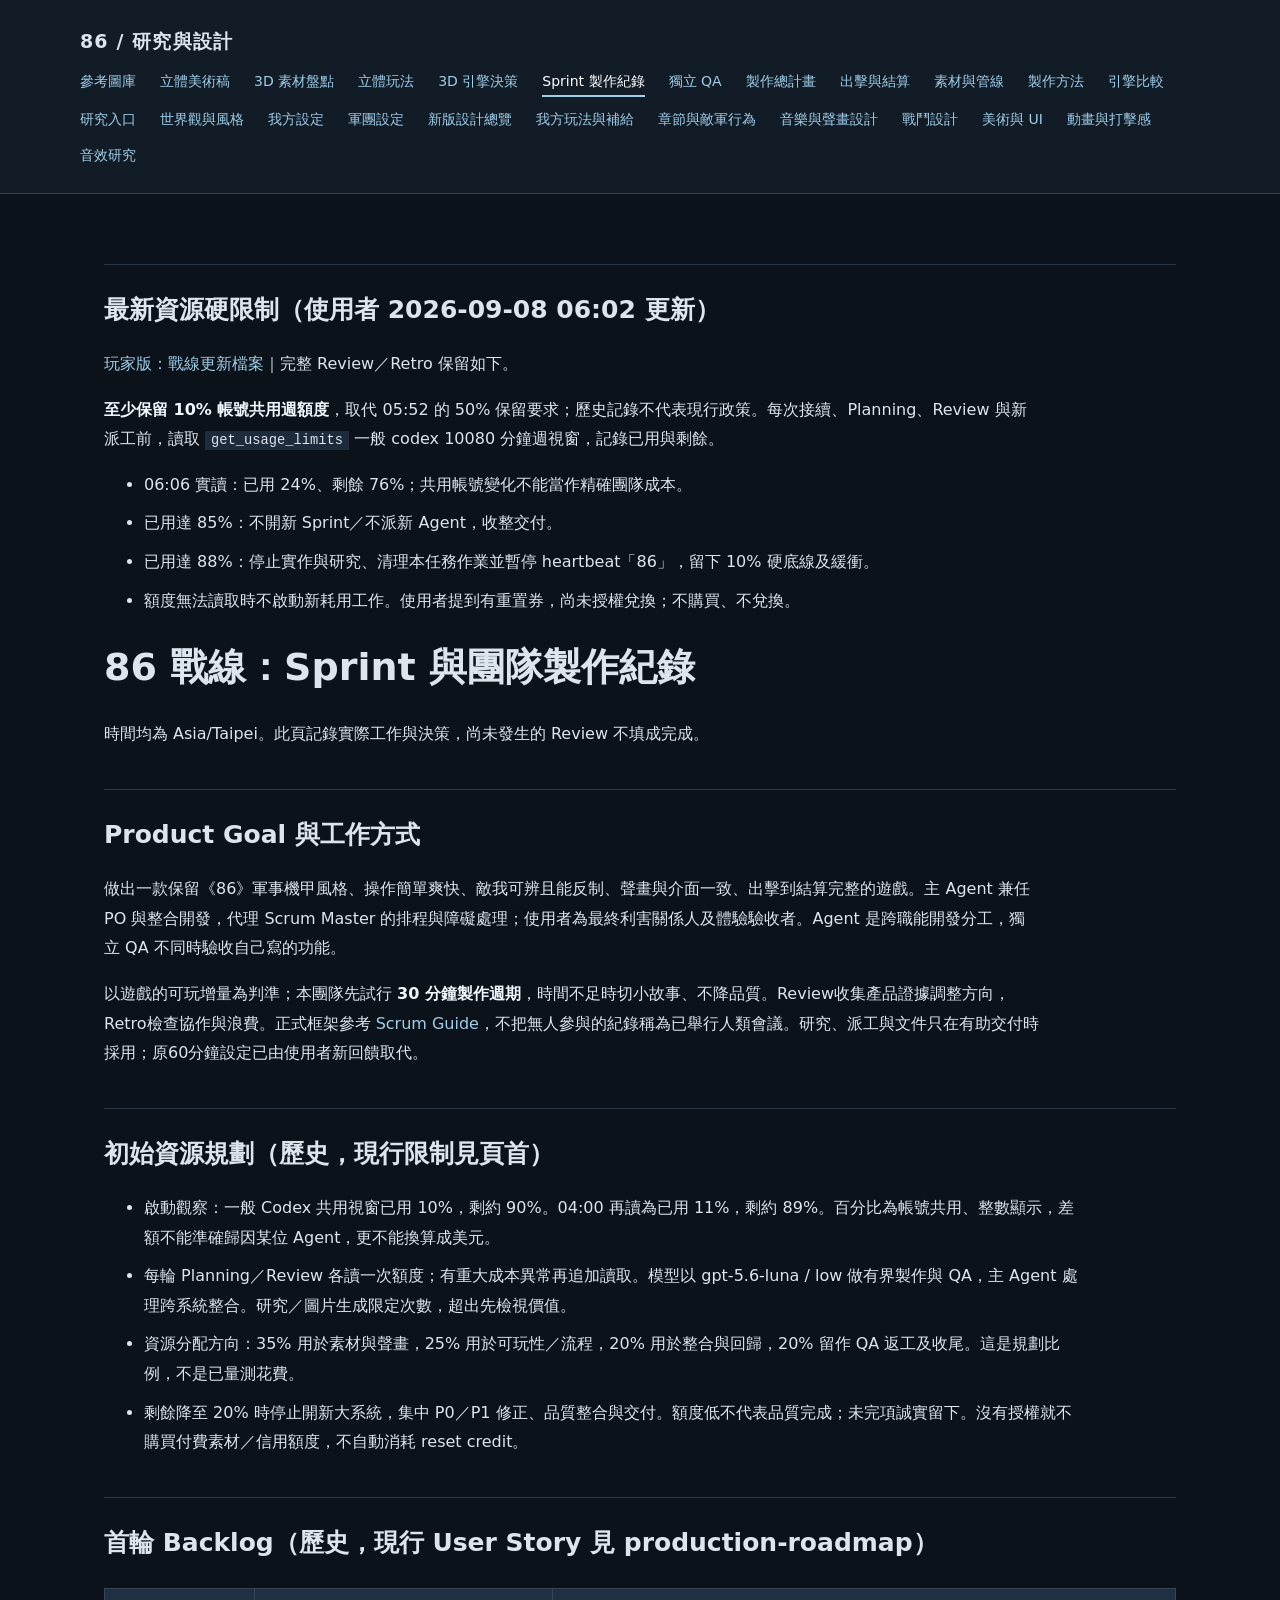
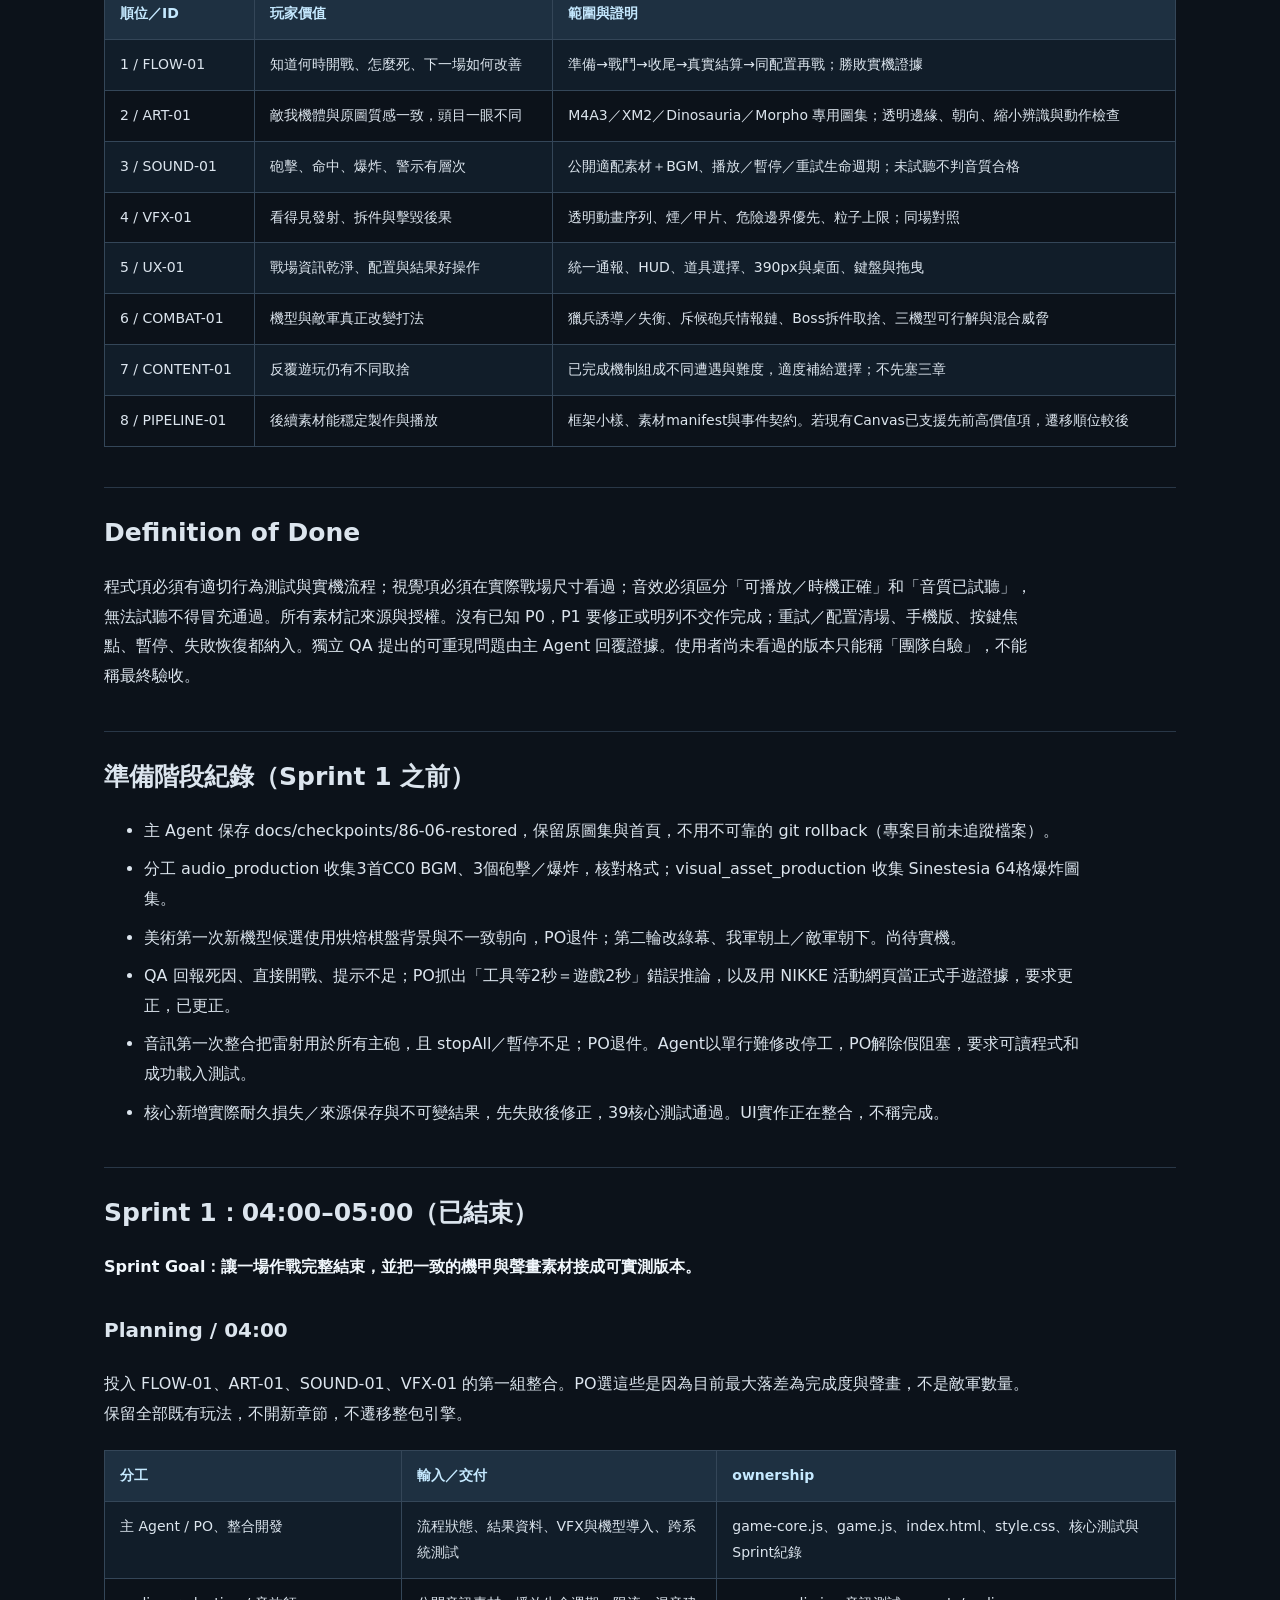
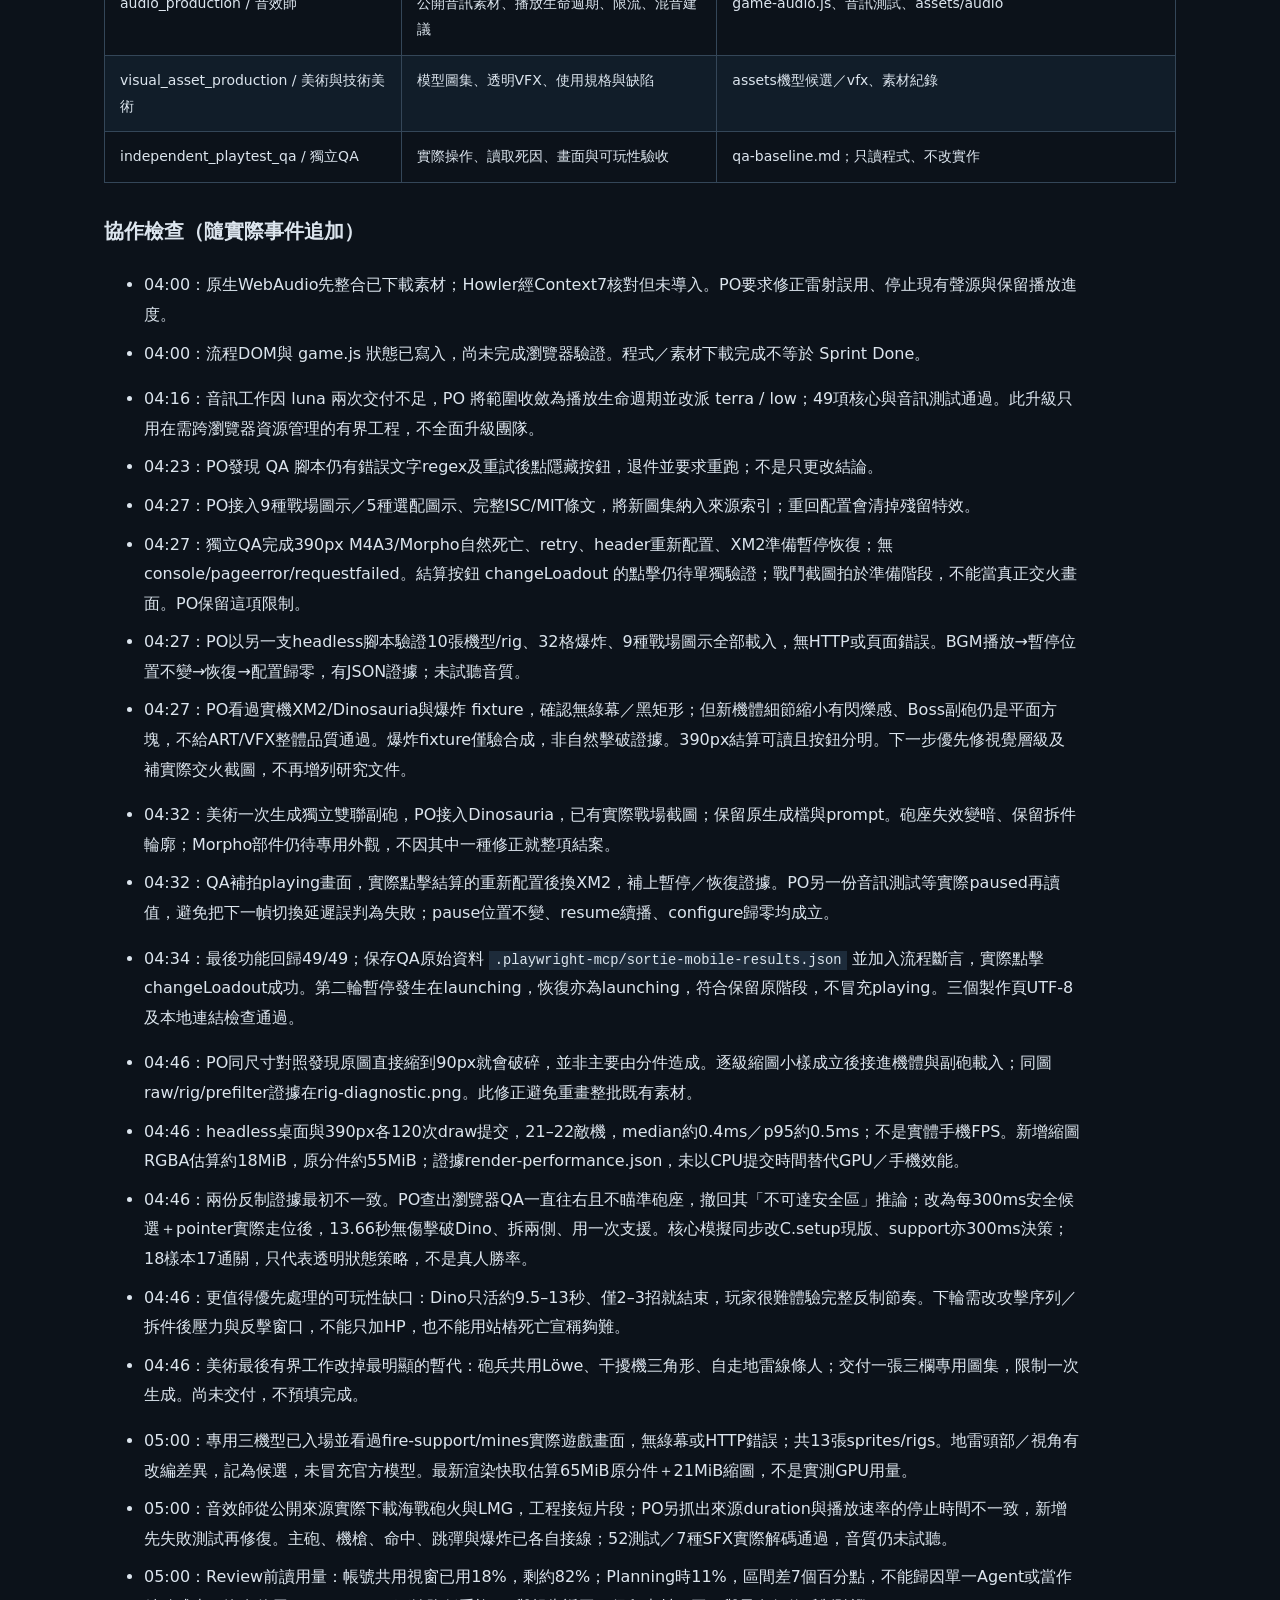
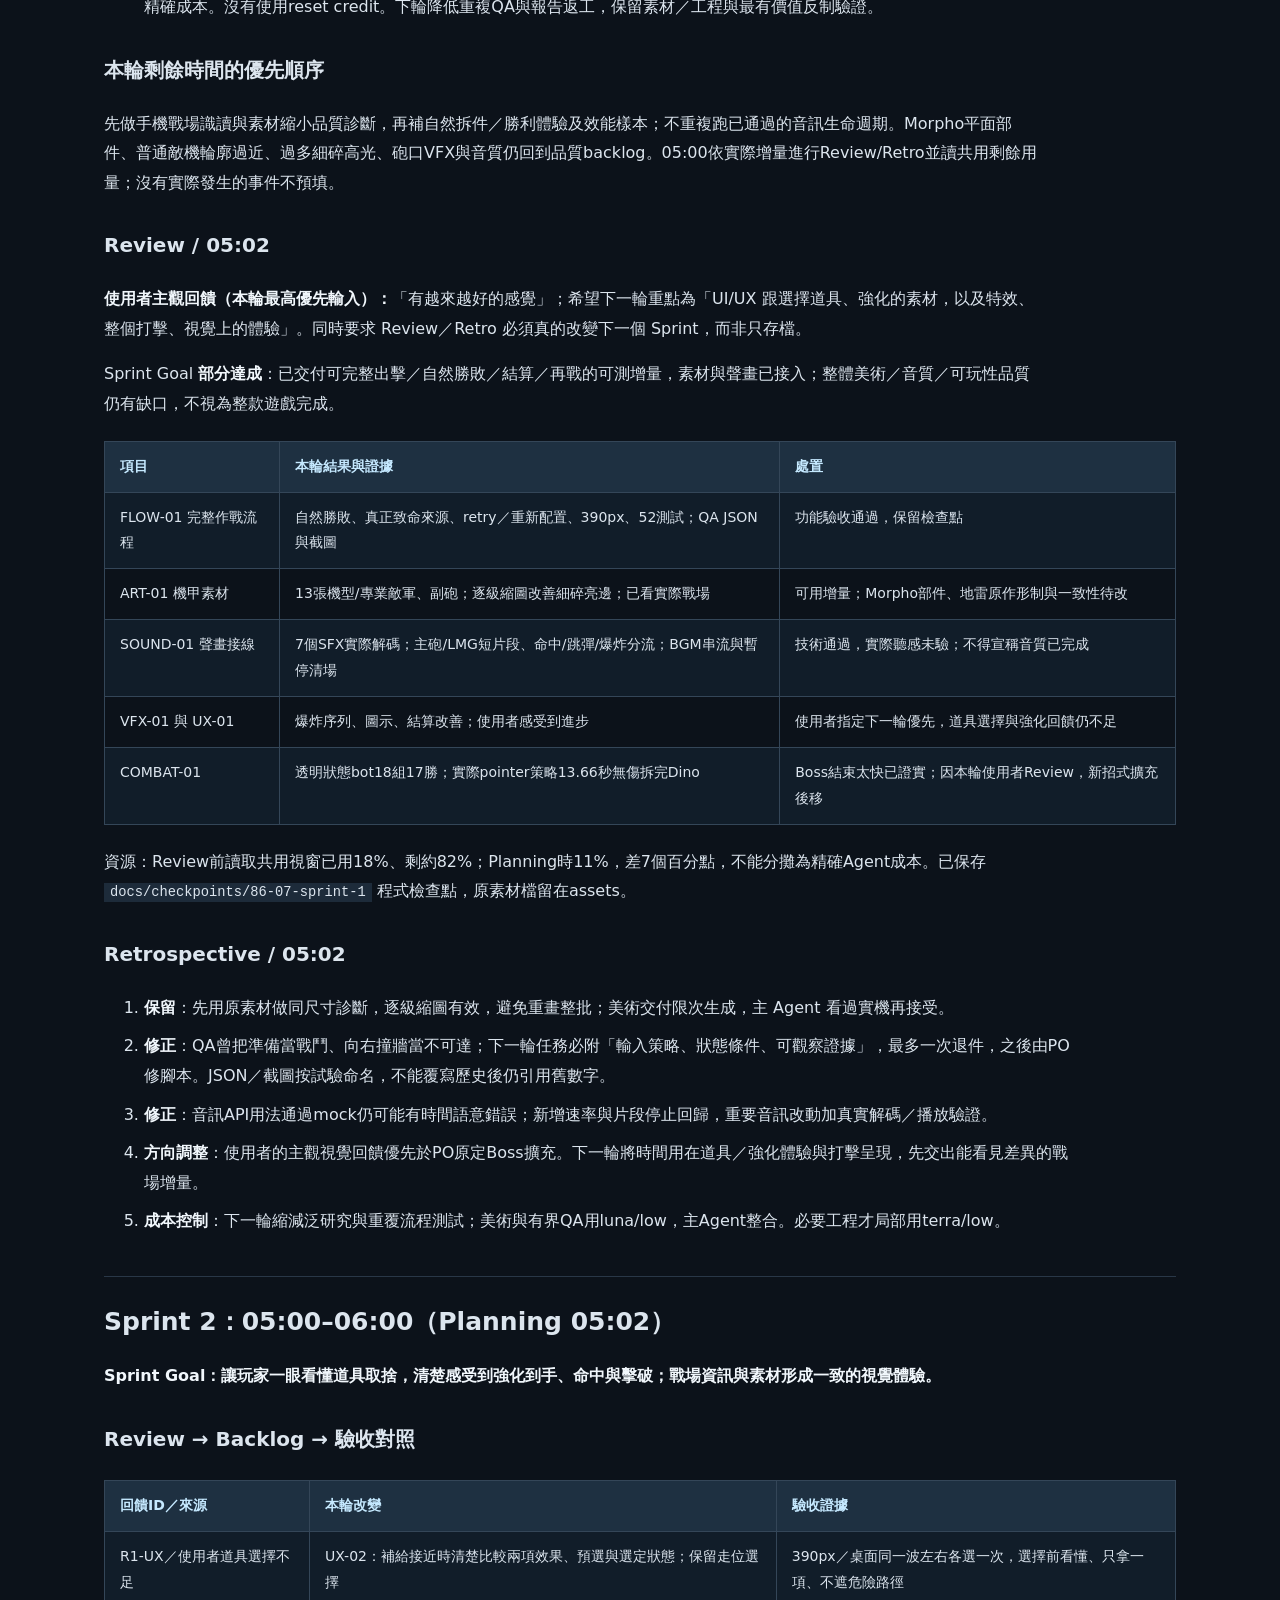
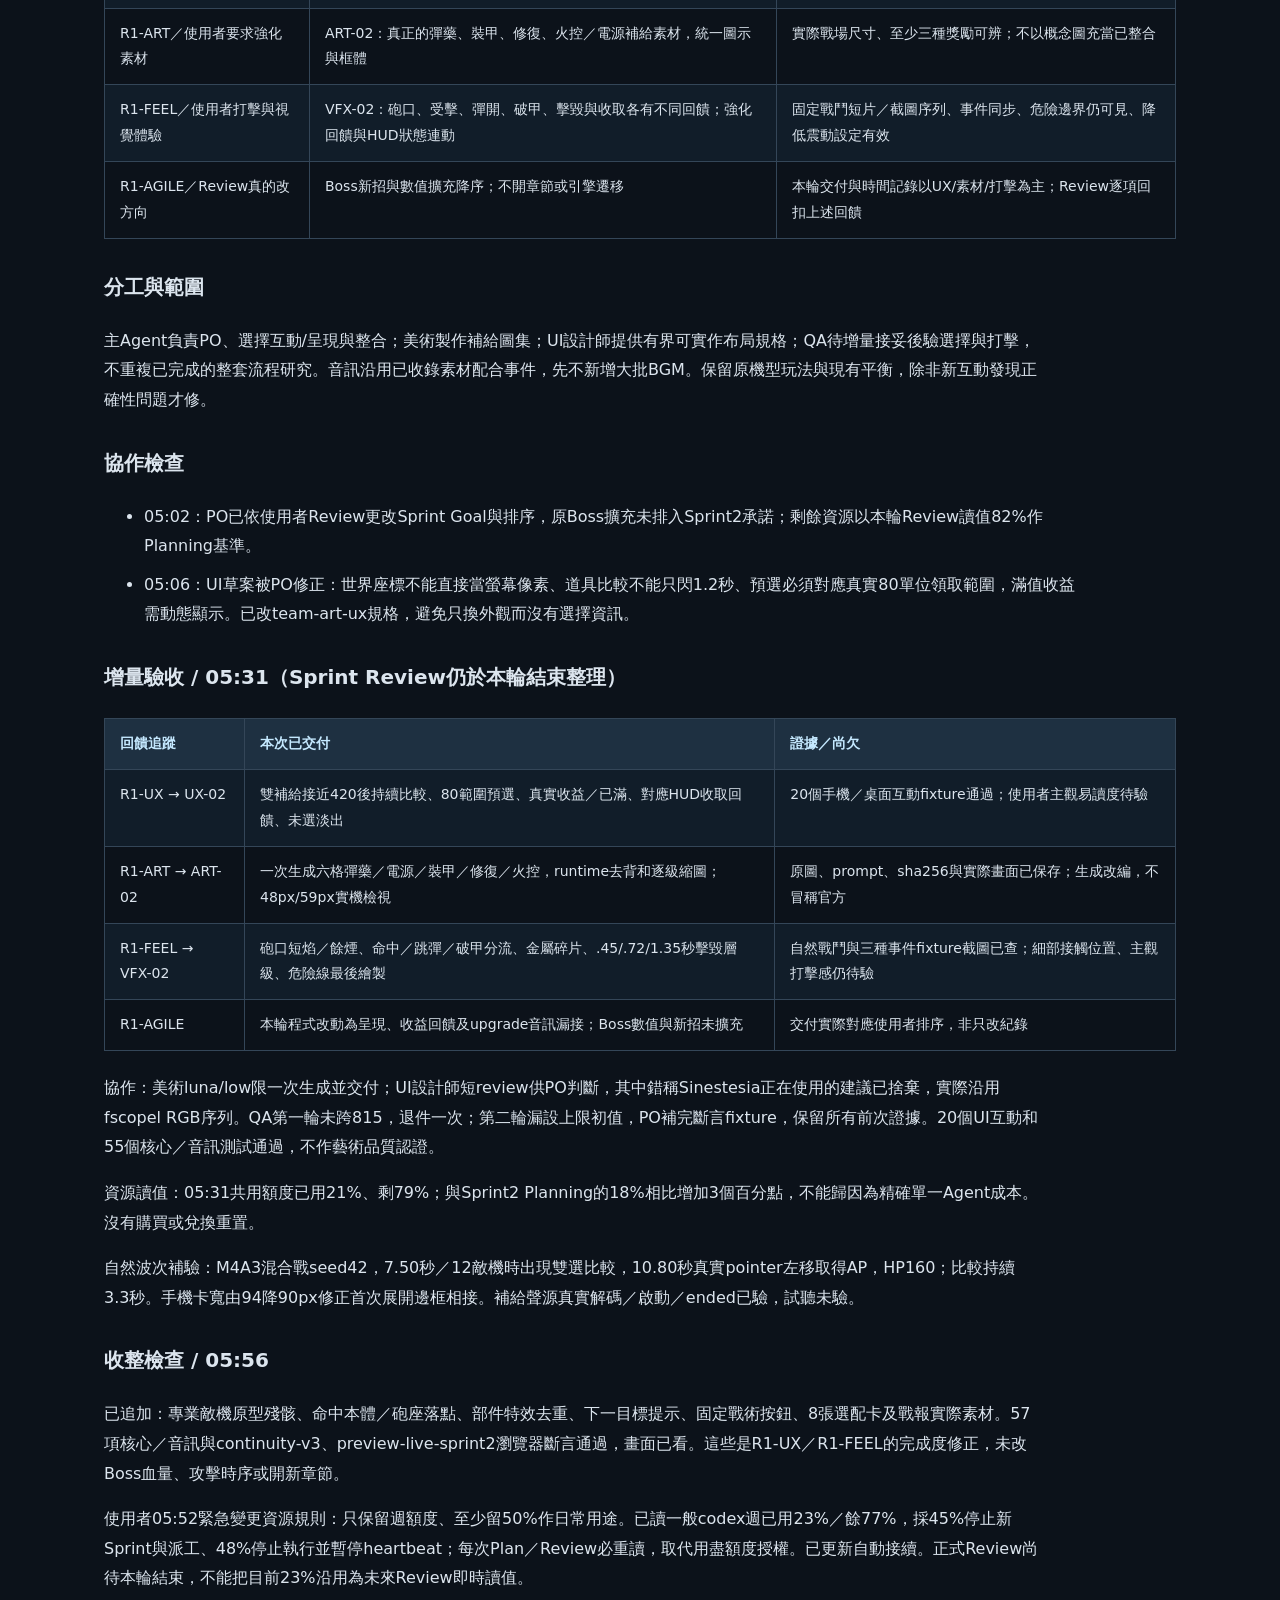
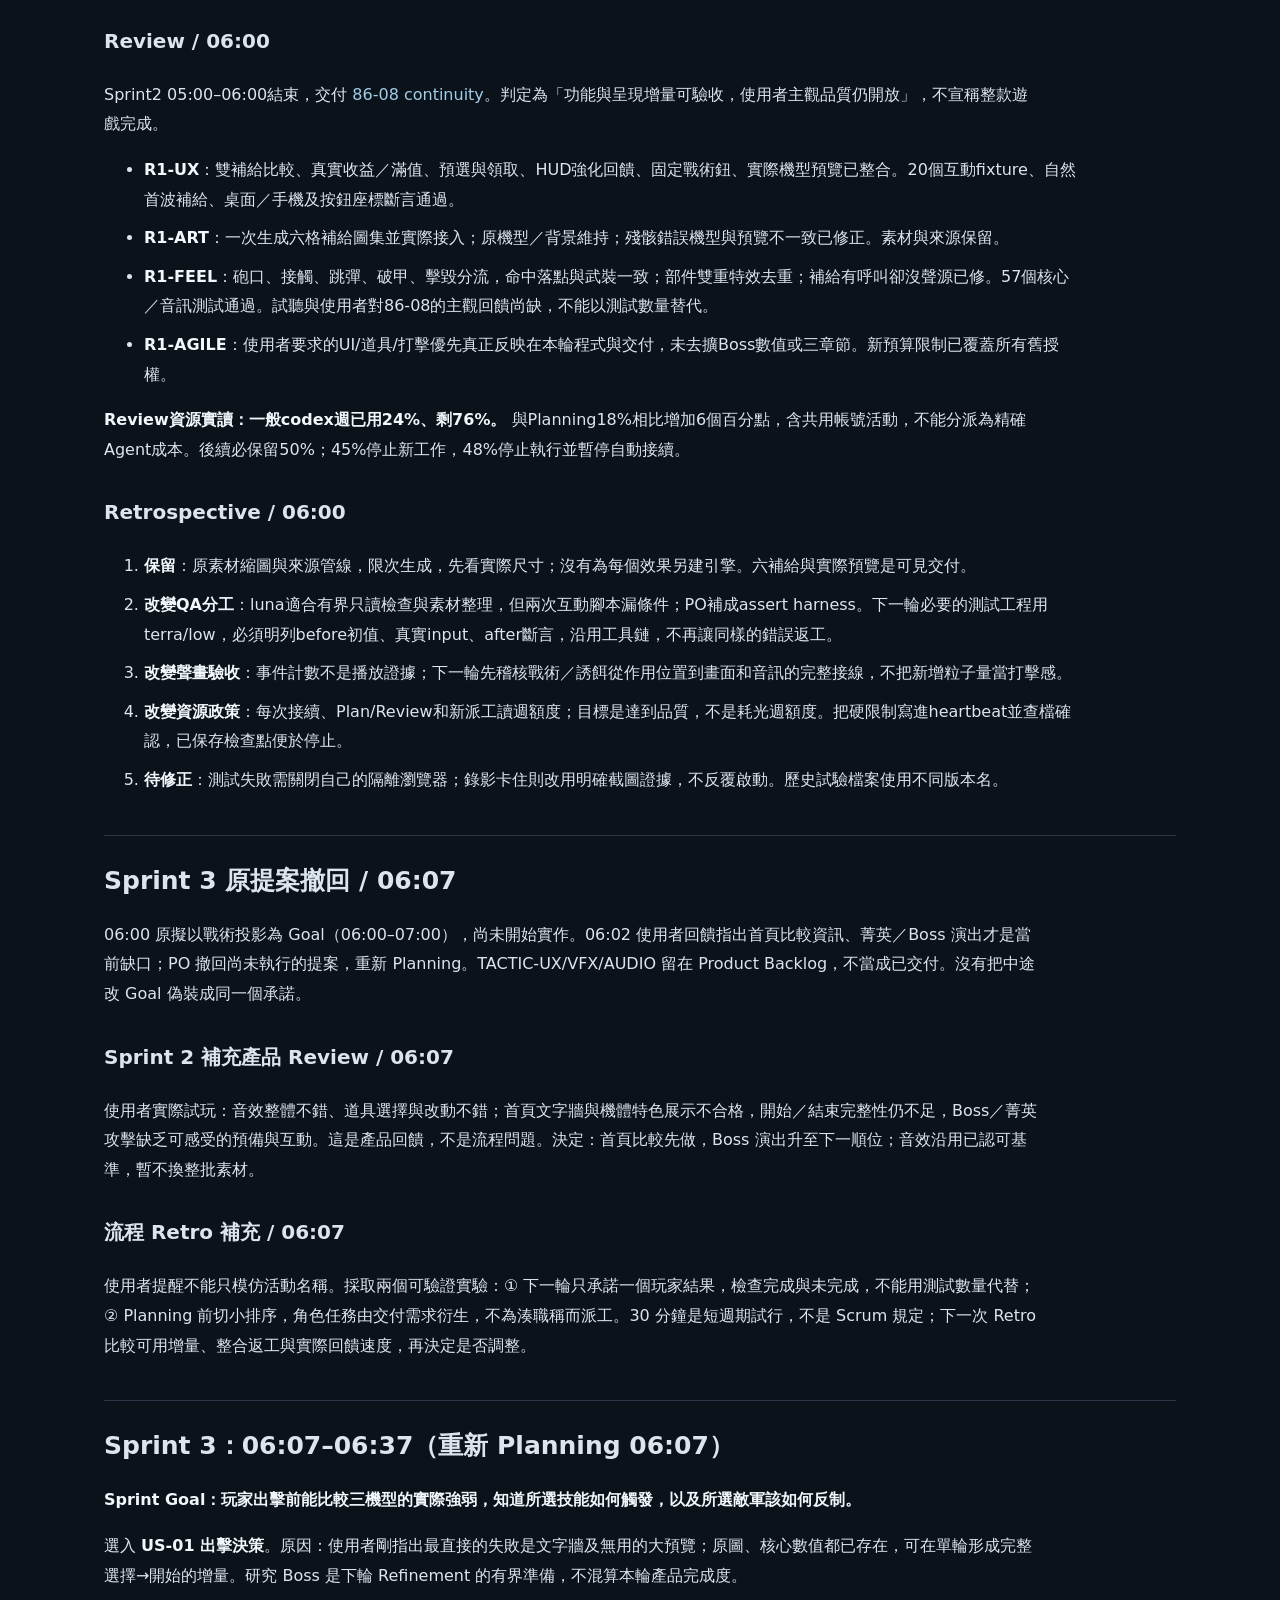
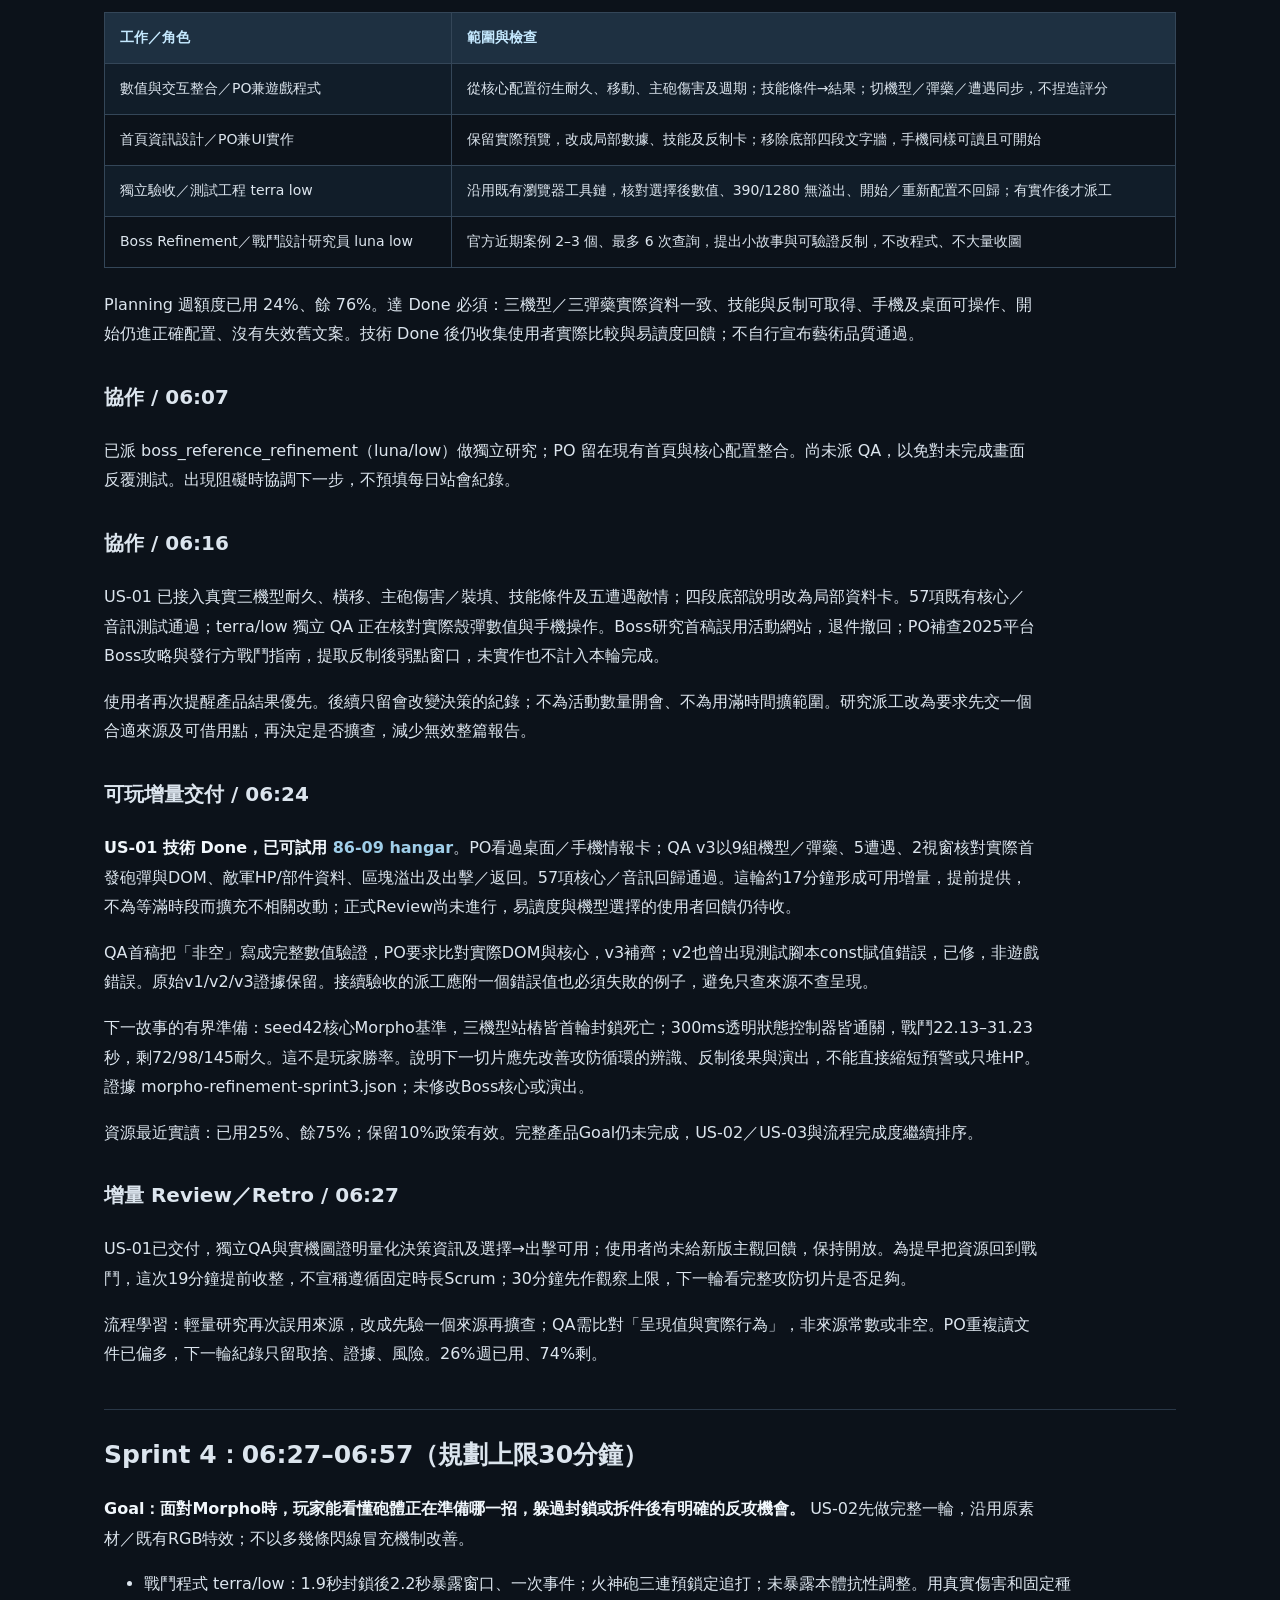
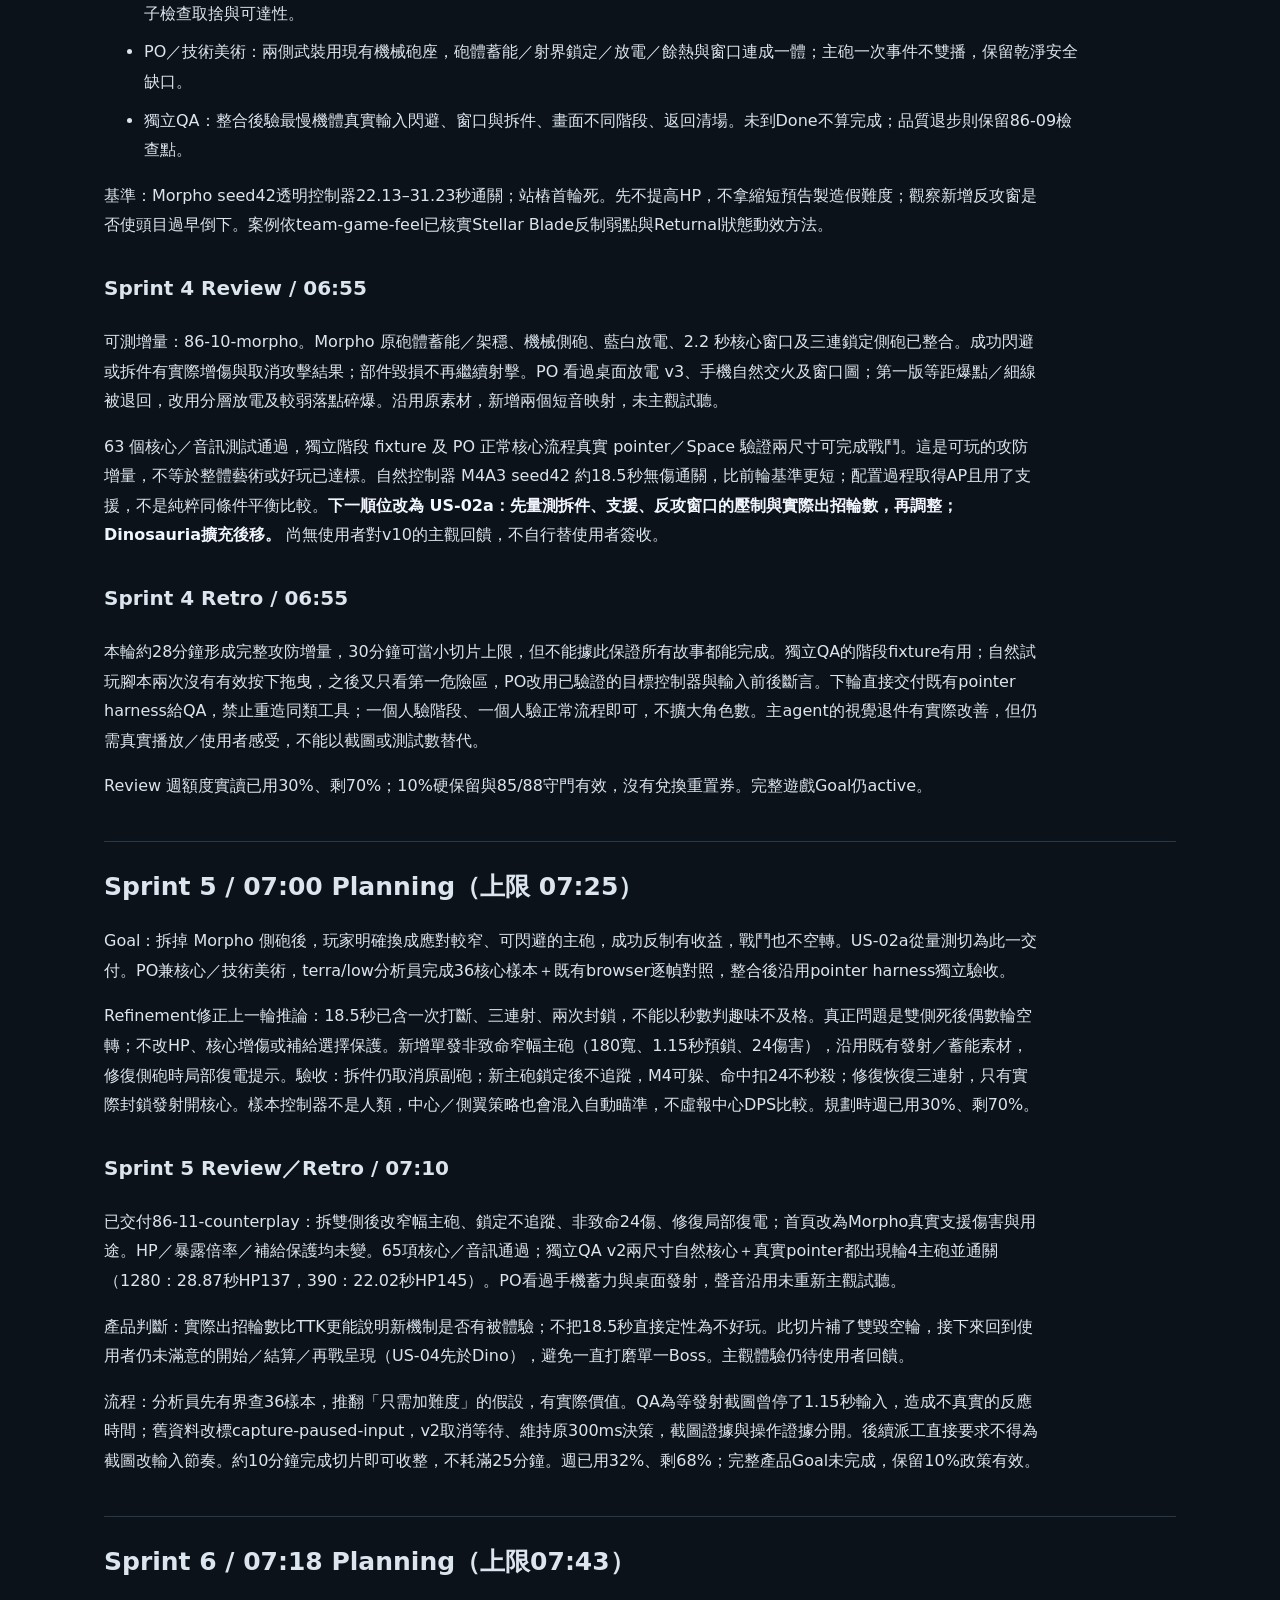
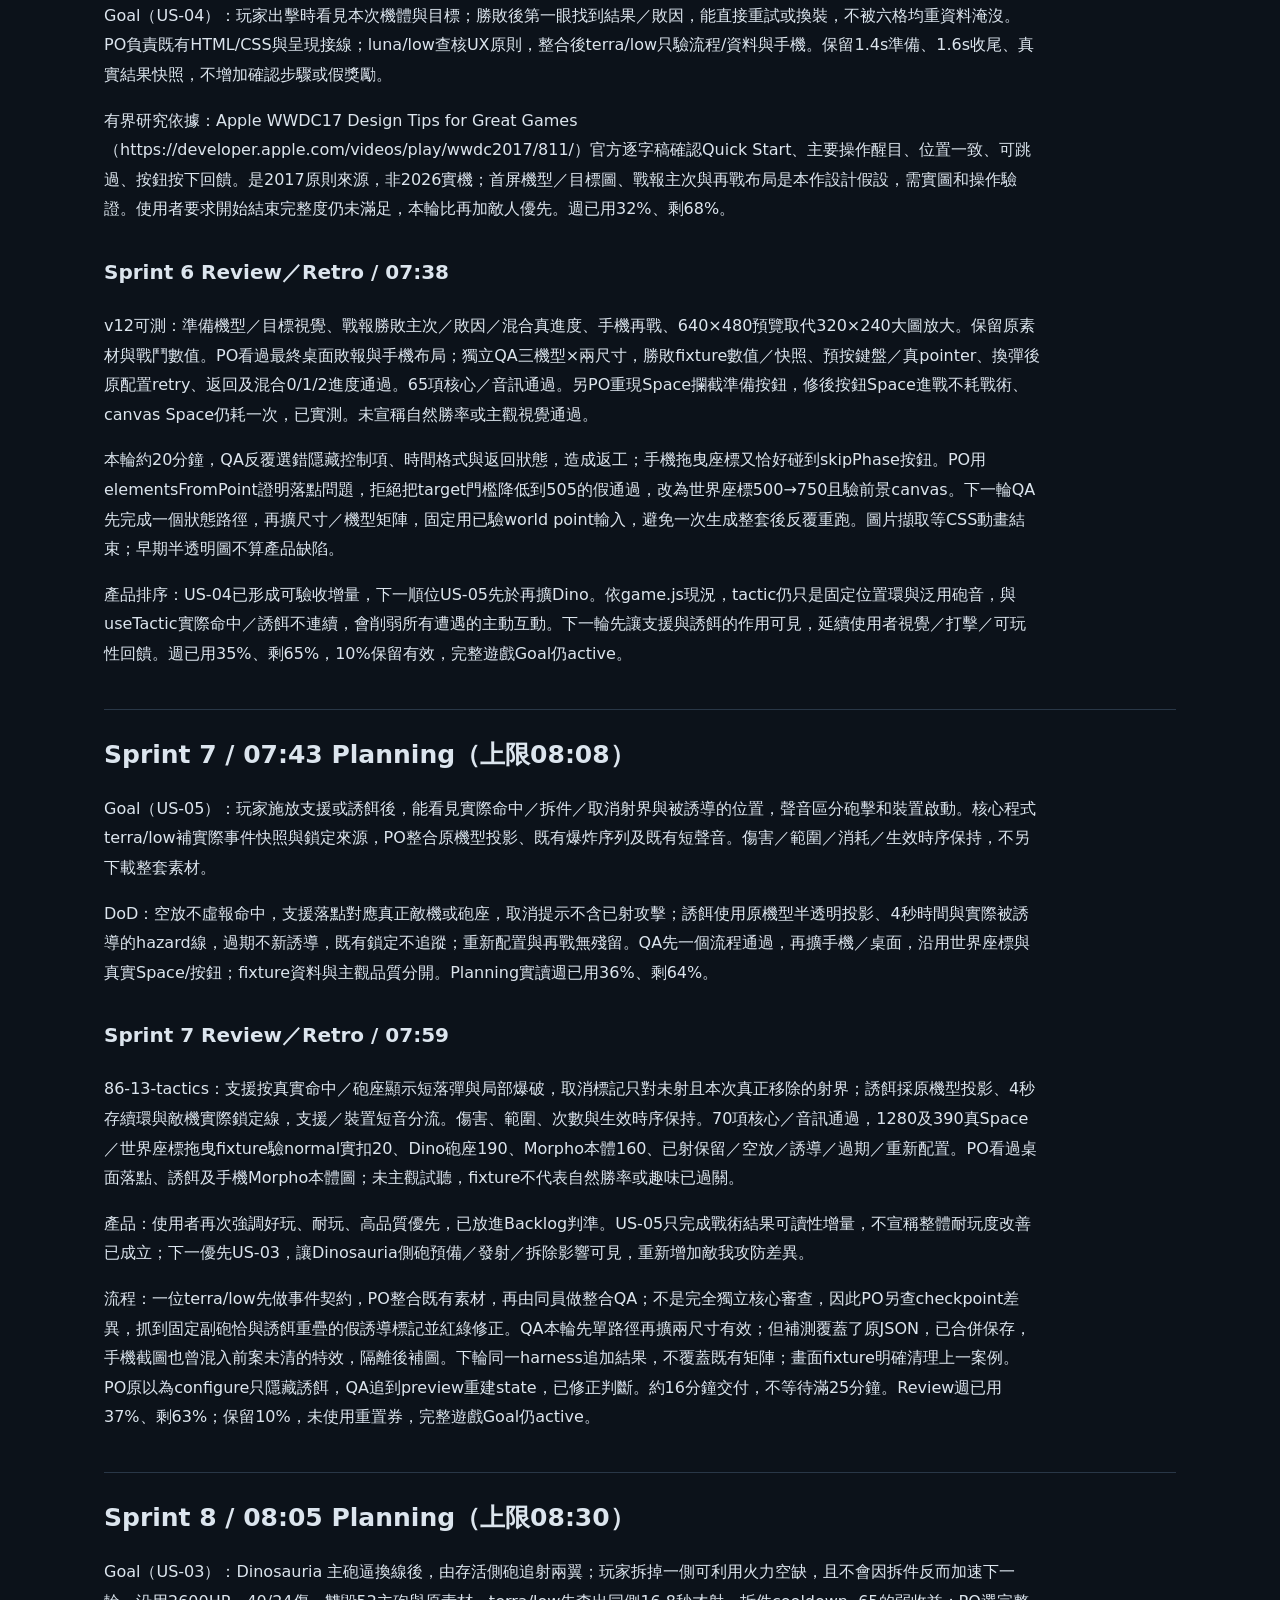
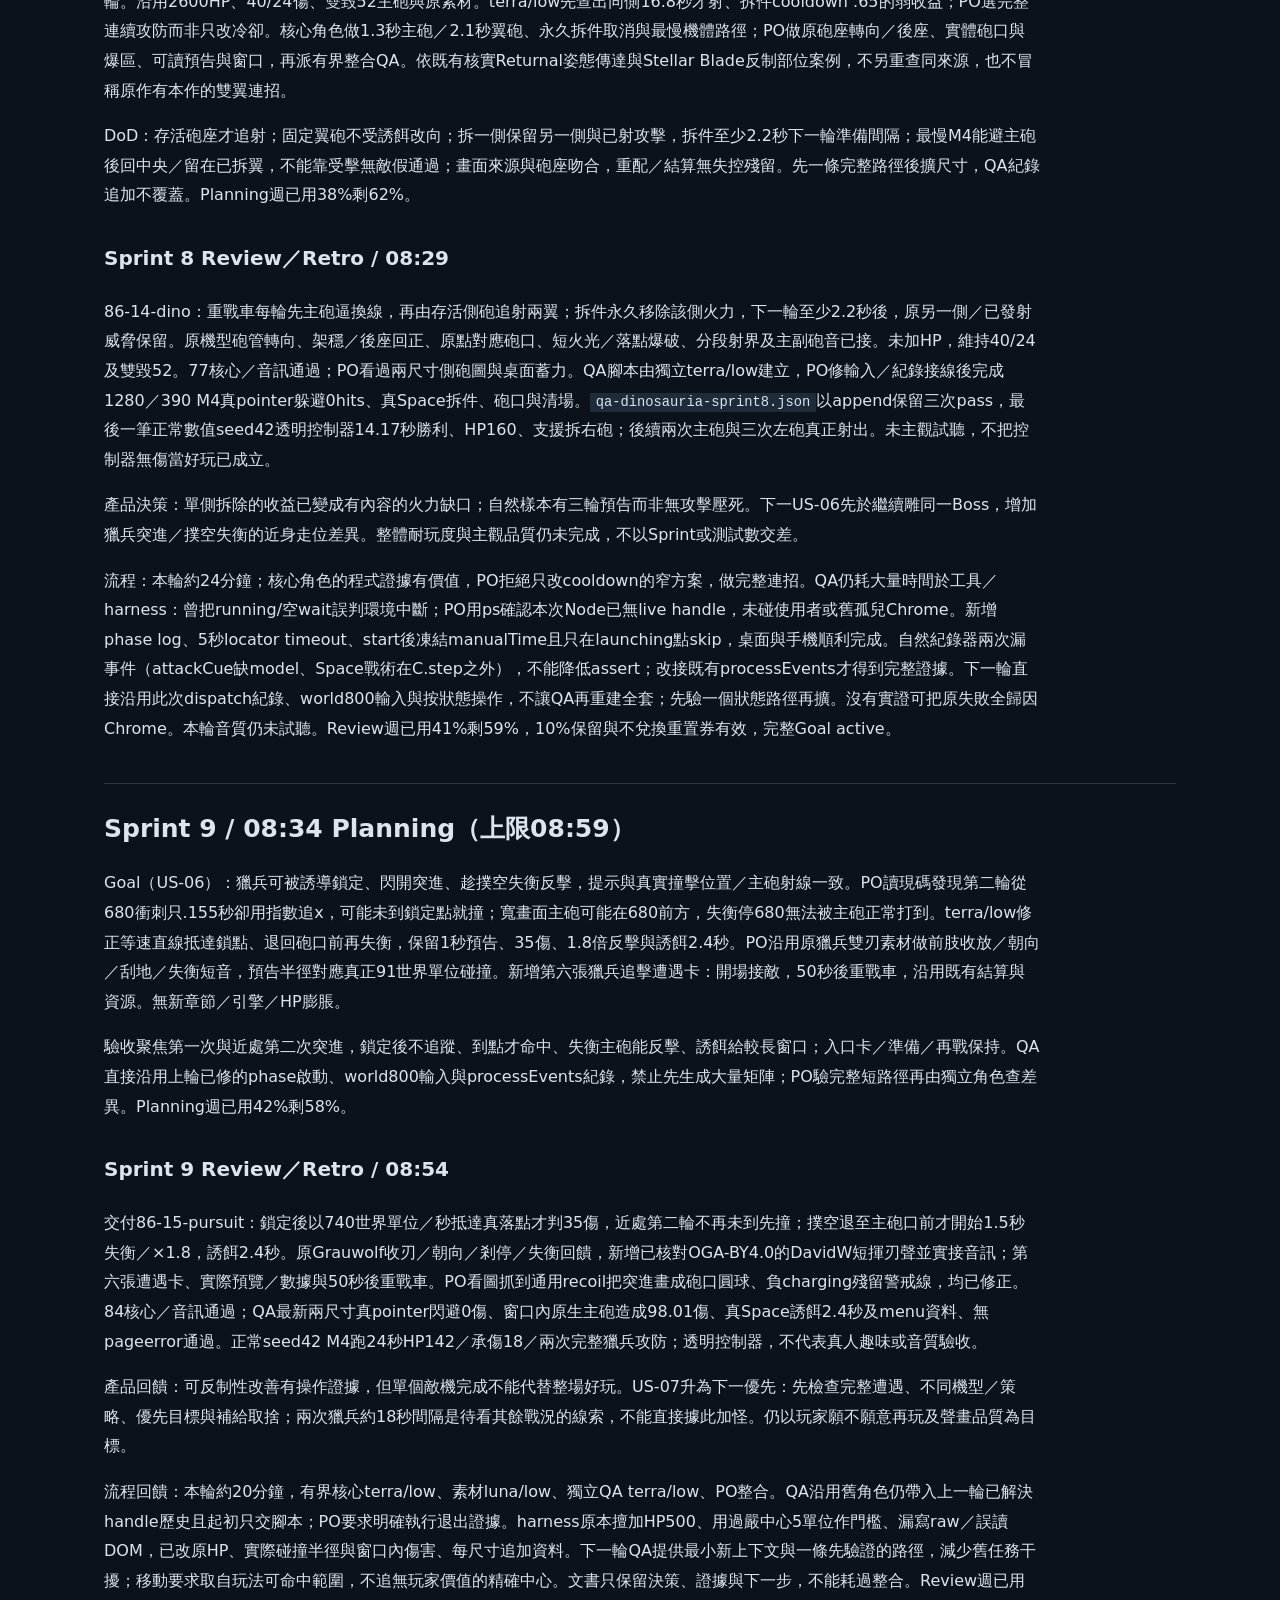
<file: art-direction/86-reference/sprint-journal.html>
<!doctype html><html lang="zh-Hant"><head><meta charset="utf-8"><meta name="viewport" content="width=device-width,initial-scale=1"><link rel="icon" href="data:,"><title>86 / Sprint 製作紀錄</title><style>*{box-sizing:border-box}html{color-scheme:dark}body{margin:0;background:#0c121a;color:#dce5ee;font-family:system-ui,-apple-system,"PingFang TC",sans-serif;font-size:16px;line-height:1.85}header{padding:24px max(24px,calc((100vw - 1120px)/2));border-bottom:1px solid #314151;background:#111c27}header b{font-size:19px;letter-spacing:.06em}nav{display:flex;gap:10px 24px;flex-wrap:wrap;margin-top:10px;font-size:14px}a{color:#9fcee9;text-decoration:none}a:hover{text-decoration:underline}nav a[aria-current=page]{color:#fff;border-bottom:2px solid #9fcee9}main{max-width:1120px;padding:30px 24px 80px;margin:auto}h1{font-size:clamp(26px,4vw,38px);line-height:1.4}h2{font-size:25px;margin:40px 0 16px;border-top:1px solid #293747;padding-top:22px}h3{font-size:20px;margin-top:30px}p,li{max-width:92ch}li{margin:9px 0}strong{color:#f1f7fc}aside{padding:18px 22px;background:#172737;border-left:3px solid #85badb;margin:20px 0}code{background:#1d2b3a;padding:2px 6px;font-size:.86em;overflow-wrap:anywhere}.table{overflow:auto;margin:22px 0}table{border-collapse:collapse;min-width:580px;width:100%;font-size:14px}th,td{border:1px solid #344658;padding:12px 15px;vertical-align:top;text-align:left}th{background:#1e3041;color:#c5e9ff}tr:nth-child(even){background:#111d29}footer{color:#8a9dab;font-size:13px;margin-top:40px}hr{border:0;border-top:1px solid #314151}img{max-width:100%;height:auto}td img{width:220px;max-width:100%;min-width:130px}a{overflow-wrap:anywhere}@media(max-width:600px){body{font-size:15px}main{padding:18px 16px 60px}header{padding:18px 16px}nav{gap:8px 15px}h2{font-size:22px}}</style></head><body><header><b>86 / 研究與設計</b><nav><a href="index.html">參考圖庫</a><a href="3d-art-direction.html">立體美術稿</a><a href="3d-asset-survey.html">3D 素材盤點</a><a href="3d-game-design.html">立體玩法</a><a href="3d-engine-study.html">3D 引擎決策</a><a href="sprint-journal.html" aria-current="page">Sprint 製作紀錄</a><a href="qa-baseline.html">獨立 QA</a><a href="production-roadmap.html">製作總計畫</a><a href="production-flow.html">出擊與結算</a><a href="production-assets.html">素材與管線</a><a href="production-method.html">製作方法</a><a href="production-engine-alternatives.html">引擎比較</a><a href="README.html">研究入口</a><a href="world-and-style.html">世界觀與風格</a><a href="allies.html">我方設定</a><a href="legion.html">軍團設定</a><a href="design-overview.html">新版設計總覽</a><a href="allied-gameplay.html">我方玩法與補給</a><a href="chapter-design.html">章節與敵軍行為</a><a href="audio-vfx.html">音樂與聲畫設計</a><a href="team-combat.html">戰鬥設計</a><a href="team-art-ux.html">美術與 UI</a><a href="team-game-feel.html">動畫與打擊感</a><a href="team-audio.html">音效研究</a></nav></header><main><h2>最新資源硬限制（使用者 2026-09-08 06:02 更新）</h2>
<p><a href="https://86-the-missing-sector.pages.dev/changelog.html">玩家版：戰線更新檔案</a>｜完整 Review／Retro 保留如下。</p>
<p><strong>至少保留 10% 帳號共用週額度</strong>，取代 05:52 的 50% 保留要求；歷史記錄不代表現行政策。每次接續、Planning、Review 與新派工前，讀取 <code>get_usage_limits</code> 一般 codex 10080 分鐘週視窗，記錄已用與剩餘。</p>
<ul><li>06:06 實讀：已用 24%、剩餘 76%；共用帳號變化不能當作精確團隊成本。</li><li>已用達 85%：不開新 Sprint／不派新 Agent，收整交付。</li><li>已用達 88%：停止實作與研究、清理本任務作業並暫停 heartbeat「86」，留下 10% 硬底線及緩衝。</li><li>額度無法讀取時不啟動新耗用工作。使用者提到有重置券，尚未授權兌換；不購買、不兌換。</li></ul>
<h1>86 戰線：Sprint 與團隊製作紀錄</h1>
<p>時間均為 Asia/Taipei。此頁記錄實際工作與決策，尚未發生的 Review 不填成完成。</p>
<h2>Product Goal 與工作方式</h2>
<p>做出一款保留《86》軍事機甲風格、操作簡單爽快、敵我可辨且能反制、聲畫與介面一致、出擊到結算完整的遊戲。主 Agent 兼任 PO 與整合開發，代理 Scrum Master 的排程與障礙處理；使用者為最終利害關係人及體驗驗收者。Agent 是跨職能開發分工，獨立 QA 不同時驗收自己寫的功能。</p>
<p>以遊戲的可玩增量為判準；本團隊先試行 <strong>30 分鐘製作週期</strong>，時間不足時切小故事、不降品質。Review收集產品證據調整方向，Retro檢查協作與浪費。正式框架參考 <a href="https://scrumguides.org/scrum-guide.html">Scrum Guide</a>，不把無人參與的紀錄稱為已舉行人類會議。研究、派工與文件只在有助交付時採用；原60分鐘設定已由使用者新回饋取代。</p>
<h2>初始資源規劃（歷史，現行限制見頁首）</h2>
<ul><li>啟動觀察：一般 Codex 共用視窗已用 10%，剩約 90%。04:00 再讀為已用 11%，剩約 89%。百分比為帳號共用、整數顯示，差額不能準確歸因某位 Agent，更不能換算成美元。</li><li>每輪 Planning／Review 各讀一次額度；有重大成本異常再追加讀取。模型以 gpt-5.6-luna / low 做有界製作與 QA，主 Agent 處理跨系統整合。研究／圖片生成限定次數，超出先檢視價值。</li><li>資源分配方向：35% 用於素材與聲畫，25% 用於可玩性／流程，20% 用於整合與回歸，20% 留作 QA 返工及收尾。這是規劃比例，不是已量測花費。</li><li>剩餘降至 20% 時停止開新大系統，集中 P0／P1 修正、品質整合與交付。額度低不代表品質完成；未完項誠實留下。沒有授權就不購買付費素材／信用額度，不自動消耗 reset credit。</li></ul>
<h2>首輪 Backlog（歷史，現行 User Story 見 production-roadmap）</h2>
<div class="table"><table><tr><th>順位／ID</th><th>玩家價值</th><th>範圍與證明</th></tr><tr><td>1 / FLOW-01</td><td>知道何時開戰、怎麼死、下一場如何改善</td><td>準備→戰鬥→收尾→真實結算→同配置再戰；勝敗實機證據</td></tr><tr><td>2 / ART-01</td><td>敵我機體與原圖質感一致，頭目一眼不同</td><td>M4A3／XM2／Dinosauria／Morpho 專用圖集；透明邊緣、朝向、縮小辨識與動作檢查</td></tr><tr><td>3 / SOUND-01</td><td>砲擊、命中、爆炸、警示有層次</td><td>公開適配素材＋BGM、播放／暫停／重試生命週期；未試聽不判音質合格</td></tr><tr><td>4 / VFX-01</td><td>看得見發射、拆件與擊毀後果</td><td>透明動畫序列、煙／甲片、危險邊界優先、粒子上限；同場對照</td></tr><tr><td>5 / UX-01</td><td>戰場資訊乾淨、配置與結果好操作</td><td>統一通報、HUD、道具選擇、390px與桌面、鍵盤與拖曳</td></tr><tr><td>6 / COMBAT-01</td><td>機型與敵軍真正改變打法</td><td>獵兵誘導／失衡、斥候砲兵情報鏈、Boss拆件取捨、三機型可行解與混合威脅</td></tr><tr><td>7 / CONTENT-01</td><td>反覆遊玩仍有不同取捨</td><td>已完成機制組成不同遭遇與難度，適度補給選擇；不先塞三章</td></tr><tr><td>8 / PIPELINE-01</td><td>後續素材能穩定製作與播放</td><td>框架小樣、素材manifest與事件契約。若現有Canvas已支援先前高價值項，遷移順位較後</td></tr></table></div>
<h2>Definition of Done</h2>
<p>程式項必須有適切行為測試與實機流程；視覺項必須在實際戰場尺寸看過；音效必須區分「可播放／時機正確」和「音質已試聽」，無法試聽不得冒充通過。所有素材記來源與授權。沒有已知 P0，P1 要修正或明列不交作完成；重試／配置清場、手機版、按鍵焦點、暫停、失敗恢復都納入。獨立 QA 提出的可重現問題由主 Agent 回覆證據。使用者尚未看過的版本只能稱「團隊自驗」，不能稱最終驗收。</p>
<h2>準備階段紀錄（Sprint 1 之前）</h2>
<ul><li>主 Agent 保存 docs/checkpoints/86-06-restored，保留原圖集與首頁，不用不可靠的 git rollback（專案目前未追蹤檔案）。</li><li>分工 audio_production 收集3首CC0 BGM、3個砲擊／爆炸，核對格式；visual_asset_production 收集 Sinestesia 64格爆炸圖集。</li><li>美術第一次新機型候選使用烘焙棋盤背景與不一致朝向，PO退件；第二輪改綠幕、我軍朝上／敵軍朝下。尚待實機。</li><li>QA 回報死因、直接開戰、提示不足；PO抓出「工具等2秒＝遊戲2秒」錯誤推論，以及用 NIKKE 活動網頁當正式手遊證據，要求更正，已更正。</li><li>音訊第一次整合把雷射用於所有主砲，且 stopAll／暫停不足；PO退件。Agent以單行難修改停工，PO解除假阻塞，要求可讀程式和成功載入測試。</li><li>核心新增實際耐久損失／來源保存與不可變結果，先失敗後修正，39核心測試通過。UI實作正在整合，不稱完成。</li></ul>
<h2>Sprint 1：04:00–05:00（已結束）</h2>
<p><strong>Sprint Goal：讓一場作戰完整結束，並把一致的機甲與聲畫素材接成可實測版本。</strong></p>
<h3>Planning / 04:00</h3>
<p>投入 FLOW-01、ART-01、SOUND-01、VFX-01 的第一組整合。PO選這些是因為目前最大落差為完成度與聲畫，不是敵軍數量。保留全部既有玩法，不開新章節，不遷移整包引擎。</p>
<div class="table"><table><tr><th>分工</th><th>輸入／交付</th><th>ownership</th></tr><tr><td>主 Agent / PO、整合開發</td><td>流程狀態、結果資料、VFX與機型導入、跨系統測試</td><td>game-core.js、game.js、index.html、style.css、核心測試與Sprint紀錄</td></tr><tr><td>audio_production / 音效師</td><td>公開音訊素材、播放生命週期、限流、混音建議</td><td>game-audio.js、音訊測試、assets/audio</td></tr><tr><td>visual_asset_production / 美術與技術美術</td><td>模型圖集、透明VFX、使用規格與缺陷</td><td>assets機型候選／vfx、素材紀錄</td></tr><tr><td>independent_playtest_qa / 獨立QA</td><td>實際操作、讀取死因、畫面與可玩性驗收</td><td>qa-baseline.md；只讀程式、不改實作</td></tr></table></div>
<h3>協作檢查（隨實際事件追加）</h3>
<ul><li>04:00：原生WebAudio先整合已下載素材；Howler經Context7核對但未導入。PO要求修正雷射誤用、停止現有聲源與保留播放進度。</li><li>04:00：流程DOM與 game.js 狀態已寫入，尚未完成瀏覽器驗證。程式／素材下載完成不等於 Sprint Done。</li></ul>
<ul><li>04:16：音訊工作因 luna 兩次交付不足，PO 將範圍收斂為播放生命週期並改派 terra / low；49項核心與音訊測試通過。此升級只用在需跨瀏覽器資源管理的有界工程，不全面升級團隊。</li><li>04:23：PO發現 QA 腳本仍有錯誤文字regex及重試後點隱藏按鈕，退件並要求重跑；不是只更改結論。</li><li>04:27：PO接入9種戰場圖示／5種選配圖示、完整ISC/MIT條文，將新圖集納入來源索引；重回配置會清掉殘留特效。</li><li>04:27：獨立QA完成390px M4A3/Morpho自然死亡、retry、header重新配置、XM2準備暫停恢復；無console/pageerror/requestfailed。結算按鈕 changeLoadout 的點擊仍待單獨驗證；戰鬥截圖拍於準備階段，不能當真正交火畫面。PO保留這項限制。</li><li>04:27：PO以另一支headless腳本驗證10張機型/rig、32格爆炸、9種戰場圖示全部載入，無HTTP或頁面錯誤。BGM播放→暫停位置不變→恢復→配置歸零，有JSON證據；未試聽音質。</li><li>04:27：PO看過實機XM2/Dinosauria與爆炸 fixture，確認無綠幕／黑矩形；但新機體細節縮小有閃爍感、Boss副砲仍是平面方塊，不給ART/VFX整體品質通過。爆炸fixture僅驗合成，非自然擊破證據。390px結算可讀且按鈕分明。下一步優先修視覺層級及補實際交火截圖，不再增列研究文件。</li></ul>
<ul><li>04:32：美術一次生成獨立雙聯副砲，PO接入Dinosauria，已有實際戰場截圖；保留原生成檔與prompt。砲座失效變暗、保留拆件輪廓；Morpho部件仍待專用外觀，不因其中一種修正就整項結案。</li><li>04:32：QA補拍playing畫面，實際點擊結算的重新配置後換XM2，補上暫停／恢復證據。PO另一份音訊測試等實際paused再讀值，避免把下一幀切換延遲誤判為失敗；pause位置不變、resume續播、configure歸零均成立。</li></ul>
<ul><li>04:34：最後功能回歸49/49；保存QA原始資料 <code>.playwright-mcp/sortie-mobile-results.json</code> 並加入流程斷言，實際點擊changeLoadout成功。第二輪暫停發生在launching，恢復亦為launching，符合保留原階段，不冒充playing。三個製作頁UTF-8及本地連結檢查通過。</li></ul>
<ul><li>04:46：PO同尺寸對照發現原圖直接縮到90px就會破碎，並非主要由分件造成。逐級縮圖小樣成立後接進機體與副砲載入；同圖raw/rig/prefilter證據在rig-diagnostic.png。此修正避免重畫整批既有素材。</li><li>04:46：headless桌面與390px各120次draw提交，21–22敵機，median約0.4ms／p95約0.5ms；不是實體手機FPS。新增縮圖RGBA估算約18MiB，原分件約55MiB；證據render-performance.json，未以CPU提交時間替代GPU／手機效能。</li><li>04:46：兩份反制證據最初不一致。PO查出瀏覽器QA一直往右且不瞄準砲座，撤回其「不可達安全區」推論；改為每300ms安全候選＋pointer實際走位後，13.66秒無傷擊破Dino、拆兩側、用一次支援。核心模擬同步改C.setup現版、support亦300ms決策；18樣本17通關，只代表透明狀態策略，不是真人勝率。</li><li>04:46：更值得優先處理的可玩性缺口：Dino只活約9.5–13秒、僅2–3招就結束，玩家很難體驗完整反制節奏。下輪需改攻擊序列／拆件後壓力與反擊窗口，不能只加HP，也不能用站樁死亡宣稱夠難。</li><li>04:46：美術最後有界工作改掉最明顯的暫代：砲兵共用Löwe、干擾機三角形、自走地雷線條人；交付一張三欄專用圖集，限制一次生成。尚未交付，不預填完成。</li></ul>
<ul><li>05:00：專用三機型已入場並看過fire-support/mines實際遊戲畫面，無綠幕或HTTP錯誤；共13張sprites/rigs。地雷頭部／視角有改編差異，記為候選，未冒充官方模型。最新渲染快取估算65MiB原分件＋21MiB縮圖，不是實測GPU用量。</li><li>05:00：音效師從公開來源實際下載海戰砲火與LMG，工程接短片段；PO另抓出來源duration與播放速率的停止時間不一致，新增先失敗測試再修復。主砲、機槍、命中、跳彈與爆炸已各自接線；52測試／7種SFX實際解碼通過，音質仍未試聽。</li><li>05:00：Review前讀用量：帳號共用視窗已用18%，剩約82%；Planning時11%，區間差7個百分點，不能歸因單一Agent或當作精確成本。沒有使用reset credit。下輪降低重複QA與報告返工，保留素材／工程與最有價值反制驗證。</li></ul>
<h3>本輪剩餘時間的優先順序</h3>
<p>先做手機戰場識讀與素材縮小品質診斷，再補自然拆件／勝利體驗及效能樣本；不重複跑已通過的音訊生命週期。Morpho平面部件、普通敵機輪廓過近、過多細碎高光、砲口VFX與音質仍回到品質backlog。05:00依實際增量進行Review/Retro並讀共用剩餘用量；沒有實際發生的事件不預填。</p>
<h3>Review / 05:02</h3>
<p><strong>使用者主觀回饋（本輪最高優先輸入）：</strong>「有越來越好的感覺」；希望下一輪重點為「UI/UX 跟選擇道具、強化的素材，以及特效、整個打擊、視覺上的體驗」。同時要求 Review／Retro 必須真的改變下一個 Sprint，而非只存檔。</p>
<p>Sprint Goal <strong>部分達成</strong>：已交付可完整出擊／自然勝敗／結算／再戰的可測增量，素材與聲畫已接入；整體美術／音質／可玩性品質仍有缺口，不視為整款遊戲完成。</p>
<div class="table"><table><tr><th>項目</th><th>本輪結果與證據</th><th>處置</th></tr><tr><td>FLOW-01 完整作戰流程</td><td>自然勝敗、真正致命來源、retry／重新配置、390px、52測試；QA JSON與截圖</td><td>功能驗收通過，保留檢查點</td></tr><tr><td>ART-01 機甲素材</td><td>13張機型/專業敵軍、副砲；逐級縮圖改善細碎亮邊；已看實際戰場</td><td>可用增量；Morpho部件、地雷原作形制與一致性待改</td></tr><tr><td>SOUND-01 聲畫接線</td><td>7個SFX實際解碼；主砲/LMG短片段、命中/跳彈/爆炸分流；BGM串流與暫停清場</td><td>技術通過，實際聽感未驗；不得宣稱音質已完成</td></tr><tr><td>VFX-01 與 UX-01</td><td>爆炸序列、圖示、結算改善；使用者感受到進步</td><td>使用者指定下一輪優先，道具選擇與強化回饋仍不足</td></tr><tr><td>COMBAT-01</td><td>透明狀態bot18組17勝；實際pointer策略13.66秒無傷拆完Dino</td><td>Boss結束太快已證實；因本輪使用者Review，新招式擴充後移</td></tr></table></div>
<p>資源：Review前讀取共用視窗已用18%、剩約82%；Planning時11%，差7個百分點，不能分攤為精確Agent成本。已保存 <code>docs/checkpoints/86-07-sprint-1</code> 程式檢查點，原素材檔留在assets。</p>
<h3>Retrospective / 05:02</h3>
<ol><li><strong>保留</strong>：先用原素材做同尺寸診斷，逐級縮圖有效，避免重畫整批；美術交付限次生成，主 Agent 看過實機再接受。</li><li><strong>修正</strong>：QA曾把準備當戰鬥、向右撞牆當不可達；下一輪任務必附「輸入策略、狀態條件、可觀察證據」，最多一次退件，之後由PO修腳本。JSON／截圖按試驗命名，不能覆寫歷史後仍引用舊數字。</li><li><strong>修正</strong>：音訊API用法通過mock仍可能有時間語意錯誤；新增速率與片段停止回歸，重要音訊改動加真實解碼／播放驗證。</li><li><strong>方向調整</strong>：使用者的主觀視覺回饋優先於PO原定Boss擴充。下一輪將時間用在道具／強化體驗與打擊呈現，先交出能看見差異的戰場增量。</li><li><strong>成本控制</strong>：下一輪縮減泛研究與重覆流程測試；美術與有界QA用luna/low，主Agent整合。必要工程才局部用terra/low。</li></ol>
<h2>Sprint 2：05:00–06:00（Planning 05:02）</h2>
<p><strong>Sprint Goal：讓玩家一眼看懂道具取捨，清楚感受到強化到手、命中與擊破；戰場資訊與素材形成一致的視覺體驗。</strong></p>
<h3>Review → Backlog → 驗收對照</h3>
<div class="table"><table><tr><th>回饋ID／來源</th><th>本輪改變</th><th>驗收證據</th></tr><tr><td>R1-UX／使用者道具選擇不足</td><td>UX-02：補給接近時清楚比較兩項效果、預選與選定狀態；保留走位選擇</td><td>390px／桌面同一波左右各選一次，選擇前看懂、只拿一項、不遮危險路徑</td></tr><tr><td>R1-ART／使用者要求強化素材</td><td>ART-02：真正的彈藥、裝甲、修復、火控／電源補給素材，統一圖示與框體</td><td>實際戰場尺寸、至少三種獎勵可辨；不以概念圖充當已整合</td></tr><tr><td>R1-FEEL／使用者打擊與視覺體驗</td><td>VFX-02：砲口、受擊、彈開、破甲、擊毀與收取各有不同回饋；強化回饋與HUD狀態連動</td><td>固定戰鬥短片／截圖序列、事件同步、危險邊界仍可見、降低震動設定有效</td></tr><tr><td>R1-AGILE／Review真的改方向</td><td>Boss新招與數值擴充降序；不開章節或引擎遷移</td><td>本輪交付與時間記錄以UX/素材/打擊為主；Review逐項回扣上述回饋</td></tr></table></div>
<h3>分工與範圍</h3>
<p>主Agent負責PO、選擇互動/呈現與整合；美術製作補給圖集；UI設計師提供有界可實作布局規格；QA待增量接妥後驗選擇與打擊，不重複已完成的整套流程研究。音訊沿用已收錄素材配合事件，先不新增大批BGM。保留原機型玩法與現有平衡，除非新互動發現正確性問題才修。</p>
<h3>協作檢查</h3>
<ul><li>05:02：PO已依使用者Review更改Sprint Goal與排序，原Boss擴充未排入Sprint2承諾；剩餘資源以本輪Review讀值82%作Planning基準。</li><li>05:06：UI草案被PO修正：世界座標不能直接當螢幕像素、道具比較不能只閃1.2秒、預選必須對應真實80單位領取範圍，滿值收益需動態顯示。已改team-art-ux規格，避免只換外觀而沒有選擇資訊。</li></ul>
<h3>增量驗收 / 05:31（Sprint Review仍於本輪結束整理）</h3>
<div class="table"><table><tr><th>回饋追蹤</th><th>本次已交付</th><th>證據／尚欠</th></tr><tr><td>R1-UX → UX-02</td><td>雙補給接近420後持續比較、80範圍預選、真實收益／已滿、對應HUD收取回饋、未選淡出</td><td>20個手機／桌面互動fixture通過；使用者主觀易讀度待驗</td></tr><tr><td>R1-ART → ART-02</td><td>一次生成六格彈藥／電源／裝甲／修復／火控，runtime去背和逐級縮圖；48px/59px實機檢視</td><td>原圖、prompt、sha256與實際畫面已保存；生成改編，不冒稱官方</td></tr><tr><td>R1-FEEL → VFX-02</td><td>砲口短焰／餘煙、命中／跳彈／破甲分流、金屬碎片、.45/.72/1.35秒擊毀層級、危險線最後繪製</td><td>自然戰鬥與三種事件fixture截圖已查；細部接觸位置、主觀打擊感仍待驗</td></tr><tr><td>R1-AGILE</td><td>本輪程式改動為呈現、收益回饋及upgrade音訊漏接；Boss數值與新招未擴充</td><td>交付實際對應使用者排序，非只改紀錄</td></tr></table></div>
<p>協作：美術luna/low限一次生成並交付；UI設計師短review供PO判斷，其中錯稱Sinestesia正在使用的建議已捨棄，實際沿用fscopel RGB序列。QA第一輪未跨815，退件一次；第二輪漏設上限初值，PO補完斷言fixture，保留所有前次證據。20個UI互動和55個核心／音訊測試通過，不作藝術品質認證。</p>
<p>資源讀值：05:31共用額度已用21%、剩79%；與Sprint2 Planning的18%相比增加3個百分點，不能歸因為精確單一Agent成本。沒有購買或兌換重置。</p>
<p>自然波次補驗：M4A3混合戰seed42，7.50秒／12敵機時出現雙選比較，10.80秒真實pointer左移取得AP，HP160；比較持續3.3秒。手機卡寬由94降90px修正首次展開邊框相接。補給聲源真實解碼／啟動／ended已驗，試聽未驗。</p>
<h3>收整檢查 / 05:56</h3>
<p>已追加：專業敵機原型殘骸、命中本體／砲座落點、部件特效去重、下一目標提示、固定戰術按鈕、8張選配卡及戰報實際素材。57項核心／音訊與continuity-v3、preview-live-sprint2瀏覽器斷言通過，畫面已看。這些是R1-UX／R1-FEEL的完成度修正，未改Boss血量、攻擊時序或開新章節。</p>
<p>使用者05:52緊急變更資源規則：只保留週額度、至少留50%作日常用途。已讀一般codex週已用23%／餘77%，採45%停止新Sprint與派工、48%停止執行並暫停heartbeat；每次Plan／Review必重讀，取代用盡額度授權。已更新自動接續。正式Review尚待本輪結束，不能把目前23%沿用為未來Review即時讀值。</p>
<h3>Review / 06:00</h3>
<p>Sprint2 05:00–06:00結束，交付 <a href="http://127.0.0.1:8765/?v=86-08-continuity">86-08 continuity</a>。判定為「功能與呈現增量可驗收，使用者主觀品質仍開放」，不宣稱整款遊戲完成。</p>
<ul><li><strong>R1-UX</strong>：雙補給比較、真實收益／滿值、預選與領取、HUD強化回饋、固定戰術鈕、實際機型預覽已整合。20個互動fixture、自然首波補給、桌面／手機及按鈕座標斷言通過。</li><li><strong>R1-ART</strong>：一次生成六格補給圖集並實際接入；原機型／背景維持；殘骸錯誤機型與預覽不一致已修正。素材與來源保留。</li><li><strong>R1-FEEL</strong>：砲口、接觸、跳彈、破甲、擊毀分流，命中落點與武裝一致；部件雙重特效去重；補給有呼叫卻沒聲源已修。57個核心／音訊測試通過。試聽與使用者對86-08的主觀回饋尚缺，不能以測試數量替代。</li><li><strong>R1-AGILE</strong>：使用者要求的UI/道具/打擊優先真正反映在本輪程式與交付，未去擴Boss數值或三章節。新預算限制已覆蓋所有舊授權。</li></ul>
<p><strong>Review資源實讀：一般codex週已用24%、剩76%。</strong> 與Planning18%相比增加6個百分點，含共用帳號活動，不能分派為精確Agent成本。後續必保留50%；45%停止新工作，48%停止執行並暫停自動接續。</p>
<h3>Retrospective / 06:00</h3>
<ol><li><strong>保留</strong>：原素材縮圖與來源管線，限次生成，先看實際尺寸；沒有為每個效果另建引擎。六補給與實際預覽是可見交付。</li><li><strong>改變QA分工</strong>：luna適合有界只讀檢查與素材整理，但兩次互動腳本漏條件；PO補成assert harness。下一輪必要的測試工程用terra/low，必須明列before初值、真實input、after斷言，沿用工具鏈，不再讓同樣的錯誤返工。</li><li><strong>改變聲畫驗收</strong>：事件計數不是播放證據；下一輪先稽核戰術／誘餌從作用位置到畫面和音訊的完整接線，不把新增粒子量當打擊感。</li><li><strong>改變資源政策</strong>：每次接續、Plan/Review和新派工讀週額度；目標是達到品質，不是耗光週額度。把硬限制寫進heartbeat並查檔確認，已保存檢查點便於停止。</li><li><strong>待修正</strong>：測試失敗需關閉自己的隔離瀏覽器；錄影卡住則改用明確截圖證據，不反覆啟動。歷史試驗檔案使用不同版本名。</li></ol>
<h2>Sprint 3 原提案撤回 / 06:07</h2>
<p>06:00 原擬以戰術投影為 Goal（06:00–07:00），尚未開始實作。06:02 使用者回饋指出首頁比較資訊、菁英／Boss 演出才是當前缺口；PO 撤回尚未執行的提案，重新 Planning。TACTIC-UX/VFX/AUDIO 留在 Product Backlog，不當成已交付。沒有把中途改 Goal 偽裝成同一個承諾。</p>
<h3>Sprint 2 補充產品 Review / 06:07</h3>
<p>使用者實際試玩：音效整體不錯、道具選擇與改動不錯；首頁文字牆與機體特色展示不合格，開始／結束完整性仍不足，Boss／菁英攻擊缺乏可感受的預備與互動。這是產品回饋，不是流程問題。決定：首頁比較先做，Boss 演出升至下一順位；音效沿用已認可基準，暫不換整批素材。</p>
<h3>流程 Retro 補充 / 06:07</h3>
<p>使用者提醒不能只模仿活動名稱。採取兩個可驗證實驗：① 下一輪只承諾一個玩家結果，檢查完成與未完成，不能用測試數量代替；② Planning 前切小排序，角色任務由交付需求衍生，不為湊職稱而派工。30 分鐘是短週期試行，不是 Scrum 規定；下一次 Retro 比較可用增量、整合返工與實際回饋速度，再決定是否調整。</p>
<h2>Sprint 3：06:07–06:37（重新 Planning 06:07）</h2>
<p><strong>Sprint Goal：玩家出擊前能比較三機型的實際強弱，知道所選技能如何觸發，以及所選敵軍該如何反制。</strong></p>
<p>選入 <strong>US-01 出擊決策</strong>。原因：使用者剛指出最直接的失敗是文字牆及無用的大預覽；原圖、核心數值都已存在，可在單輪形成完整選擇→開始的增量。研究 Boss 是下輪 Refinement 的有界準備，不混算本輪產品完成度。</p>
<div class="table"><table><tr><th>工作／角色</th><th>範圍與檢查</th></tr><tr><td>數值與交互整合／PO兼遊戲程式</td><td>從核心配置衍生耐久、移動、主砲傷害及週期；技能條件→結果；切機型／彈藥／遭遇同步，不捏造評分</td></tr><tr><td>首頁資訊設計／PO兼UI實作</td><td>保留實際預覽，改成局部數據、技能及反制卡；移除底部四段文字牆，手機同樣可讀且可開始</td></tr><tr><td>獨立驗收／測試工程 terra low</td><td>沿用既有瀏覽器工具鏈，核對選擇後數值、390/1280 無溢出、開始／重新配置不回歸；有實作後才派工</td></tr><tr><td>Boss Refinement／戰鬥設計研究員 luna low</td><td>官方近期案例 2–3 個、最多 6 次查詢，提出小故事與可驗證反制，不改程式、不大量收圖</td></tr></table></div>
<p>Planning 週額度已用 24%、餘 76%。達 Done 必須：三機型／三彈藥實際資料一致、技能與反制可取得、手機及桌面可操作、開始仍進正確配置、沒有失效舊文案。技術 Done 後仍收集使用者實際比較與易讀度回饋；不自行宣布藝術品質通過。</p>
<h3>協作 / 06:07</h3>
<p>已派 boss_reference_refinement（luna/low）做獨立研究；PO 留在現有首頁與核心配置整合。尚未派 QA，以免對未完成畫面反覆測試。出現阻礙時協調下一步，不預填每日站會紀錄。</p>
<h3>協作 / 06:16</h3>
<p>US-01 已接入真實三機型耐久、橫移、主砲傷害／裝填、技能條件及五遭遇敵情；四段底部說明改為局部資料卡。57項既有核心／音訊測試通過；terra/low 獨立 QA 正在核對實際殼彈數值與手機操作。Boss研究首稿誤用活動網站，退件撤回；PO補查2025平台Boss攻略與發行方戰鬥指南，提取反制後弱點窗口，未實作也不計入本輪完成。</p>
<p>使用者再次提醒產品結果優先。後續只留會改變決策的紀錄；不為活動數量開會、不為用滿時間擴範圍。研究派工改為要求先交一個合適來源及可借用點，再決定是否擴查，減少無效整篇報告。</p>
<h3>可玩增量交付 / 06:24</h3>
<p><strong>US-01 技術 Done，已可試用 <a href="http://127.0.0.1:8765/?v=86-09-hangar">86-09 hangar</a></strong>。PO看過桌面／手機情報卡；QA v3以9組機型／彈藥、5遭遇、2視窗核對實際首發砲彈與DOM、敵軍HP/部件資料、區塊溢出及出擊／返回。57項核心／音訊回歸通過。這輪約17分鐘形成可用增量，提前提供，不為等滿時段而擴充不相關改動；正式Review尚未進行，易讀度與機型選擇的使用者回饋仍待收。</p>
<p>QA首稿把「非空」寫成完整數值驗證，PO要求比對實際DOM與核心，v3補齊；v2也曾出現測試腳本const賦值錯誤，已修，非遊戲錯誤。原始v1/v2/v3證據保留。接續驗收的派工應附一個錯誤值也必須失敗的例子，避免只查來源不查呈現。</p>
<p>下一故事的有界準備：seed42核心Morpho基準，三機型站樁皆首輪封鎖死亡；300ms透明狀態控制器皆通關，戰鬥22.13–31.23秒，剩72/98/145耐久。這不是玩家勝率。說明下一切片應先改善攻防循環的辨識、反制後果與演出，不能直接縮短預警或只堆HP。證據 morpho-refinement-sprint3.json；未修改Boss核心或演出。</p>
<p>資源最近實讀：已用25%、餘75%；保留10%政策有效。完整產品Goal仍未完成，US-02／US-03與流程完成度繼續排序。</p>
<h3>增量 Review／Retro / 06:27</h3>
<p>US-01已交付，獨立QA與實機圖證明量化決策資訊及選擇→出擊可用；使用者尚未給新版主觀回饋，保持開放。為提早把資源回到戰鬥，這次19分鐘提前收整，不宣稱遵循固定時長Scrum；30分鐘先作觀察上限，下一輪看完整攻防切片是否足夠。</p>
<p>流程學習：輕量研究再次誤用來源，改成先驗一個來源再擴查；QA需比對「呈現值與實際行為」，非來源常數或非空。PO重複讀文件已偏多，下一輪紀錄只留取捨、證據、風險。26%週已用、74%剩。</p>
<h2>Sprint 4：06:27–06:57（規劃上限30分鐘）</h2>
<p><strong>Goal：面對Morpho時，玩家能看懂砲體正在準備哪一招，躲過封鎖或拆件後有明確的反攻機會。</strong> US-02先做完整一輪，沿用原素材／既有RGB特效；不以多幾條閃線冒充機制改善。</p>
<ul><li>戰鬥程式 terra/low：1.9秒封鎖後2.2秒暴露窗口、一次事件；火神砲三連預鎖定追打；未暴露本體抗性調整。用真實傷害和固定種子檢查取捨與可達性。</li><li>PO／技術美術：兩側武裝用現有機械砲座，砲體蓄能／射界鎖定／放電／餘熱與窗口連成一體；主砲一次事件不雙播，保留乾淨安全缺口。</li><li>獨立QA：整合後驗最慢機體真實輸入閃避、窗口與拆件、畫面不同階段、返回清場。未到Done不算完成；品質退步則保留86-09檢查點。</li></ul>
<p>基準：Morpho seed42透明控制器22.13–31.23秒通關；站樁首輪死。先不提高HP，不拿縮短預告製造假難度；觀察新增反攻窗是否使頭目過早倒下。案例依team-game-feel已核實Stellar Blade反制弱點與Returnal狀態動效方法。</p>
<h3>Sprint 4 Review / 06:55</h3>
<p>可測增量：86-10-morpho。Morpho 原砲體蓄能／架穩、機械側砲、藍白放電、2.2 秒核心窗口及三連鎖定側砲已整合。成功閃避或拆件有實際增傷與取消攻擊結果；部件毀損不再繼續射擊。PO 看過桌面放電 v3、手機自然交火及窗口圖；第一版等距爆點／細線被退回，改用分層放電及較弱落點碎爆。沿用原素材，新增兩個短音映射，未主觀試聽。</p>
<p>63 個核心／音訊測試通過，獨立階段 fixture 及 PO 正常核心流程真實 pointer／Space 驗證兩尺寸可完成戰鬥。這是可玩的攻防增量，不等於整體藝術或好玩已達標。自然控制器 M4A3 seed42 約18.5秒無傷通關，比前輪基準更短；配置過程取得AP且用了支援，不是純粹同條件平衡比較。<strong>下一順位改為 US-02a：先量測拆件、支援、反攻窗口的壓制與實際出招輪數，再調整；Dinosauria擴充後移。</strong> 尚無使用者對v10的主觀回饋，不自行替使用者簽收。</p>
<h3>Sprint 4 Retro / 06:55</h3>
<p>本輪約28分鐘形成完整攻防增量，30分鐘可當小切片上限，但不能據此保證所有故事都能完成。獨立QA的階段fixture有用；自然試玩腳本兩次沒有有效按下拖曳，之後又只看第一危險區，PO改用已驗證的目標控制器與輸入前後斷言。下輪直接交付既有pointer harness給QA，禁止重造同類工具；一個人驗階段、一個人驗正常流程即可，不擴大角色數。主agent的視覺退件有實際改善，但仍需真實播放／使用者感受，不能以截圖或測試數替代。</p>
<p>Review 週額度實讀已用30%、剩70%；10%硬保留與85/88守門有效，沒有兌換重置券。完整遊戲Goal仍active。</p>
<h2>Sprint 5 / 07:00 Planning（上限 07:25）</h2>
<p>Goal：拆掉 Morpho 側砲後，玩家明確換成應對較窄、可閃避的主砲，成功反制有收益，戰鬥也不空轉。US-02a從量測切為此一交付。PO兼核心／技術美術，terra/low分析員完成36核心樣本＋既有browser逐幀對照，整合後沿用pointer harness獨立驗收。</p>
<p>Refinement修正上一輪推論：18.5秒已含一次打斷、三連射、兩次封鎖，不能以秒數判趣味不及格。真正問題是雙側死後偶數輪空轉；不改HP、核心增傷或補給選擇保護。新增單發非致命窄幅主砲（180寬、1.15秒預鎖、24傷害），沿用既有發射／蓄能素材，修復側砲時局部復電提示。驗收：拆件仍取消原副砲；新主砲鎖定後不追蹤，M4可躲、命中扣24不秒殺；修復恢復三連射，只有實際封鎖發射開核心。樣本控制器不是人類，中心／側翼策略也會混入自動瞄準，不虛報中心DPS比較。規劃時週已用30%、剩70%。</p>
<h3>Sprint 5 Review／Retro / 07:10</h3>
<p>已交付86-11-counterplay：拆雙側後改窄幅主砲、鎖定不追蹤、非致命24傷、修復局部復電；首頁改為Morpho真實支援傷害與用途。HP／暴露倍率／補給保護均未變。65項核心／音訊通過；獨立QA v2兩尺寸自然核心＋真實pointer都出現輪4主砲並通關（1280：28.87秒HP137，390：22.02秒HP145）。PO看過手機蓄力與桌面發射，聲音沿用未重新主觀試聽。</p>
<p>產品判斷：實際出招輪數比TTK更能說明新機制是否有被體驗；不把18.5秒直接定性為不好玩。此切片補了雙毀空輪，接下來回到使用者仍未滿意的開始／結算／再戰呈現（US-04先於Dino），避免一直打磨單一Boss。主觀體驗仍待使用者回饋。</p>
<p>流程：分析員先有界查36樣本，推翻「只需加難度」的假設，有實際價值。QA為等發射截圖曾停了1.15秒輸入，造成不真實的反應時間；舊資料改標capture-paused-input，v2取消等待、維持原300ms決策，截圖證據與操作證據分開。後續派工直接要求不得為截圖改輸入節奏。約10分鐘完成切片即可收整，不耗滿25分鐘。週已用32%、剩68%；完整產品Goal未完成，保留10%政策有效。</p>
<h2>Sprint 6 / 07:18 Planning（上限07:43）</h2>
<p>Goal（US-04）：玩家出擊時看見本次機體與目標；勝敗後第一眼找到結果／敗因，能直接重試或換裝，不被六格均重資料淹沒。PO負責既有HTML/CSS與呈現接線；luna/low查核UX原則，整合後terra/low只驗流程/資料與手機。保留1.4s準備、1.6s收尾、真實結果快照，不增加確認步驟或假獎勵。</p>
<p>有界研究依據：Apple WWDC17 Design Tips for Great Games（https://developer.apple.com/videos/play/wwdc2017/811/）官方逐字稿確認Quick Start、主要操作醒目、位置一致、可跳過、按鈕按下回饋。是2017原則來源，非2026實機；首屏機型／目標圖、戰報主次與再戰布局是本作設計假設，需實圖和操作驗證。使用者要求開始結束完整度仍未滿足，本輪比再加敵人優先。週已用32%、剩68%。</p>
<h3>Sprint 6 Review／Retro / 07:38</h3>
<p>v12可測：準備機型／目標視覺、戰報勝敗主次／敗因／混合真進度、手機再戰、640×480預覽取代320×240大圖放大。保留原素材與戰鬥數值。PO看過最終桌面敗報與手機布局；獨立QA三機型×兩尺寸，勝敗fixture數值／快照、預按鍵盤／真pointer、換彈後原配置retry、返回及混合0/1/2進度通過。65項核心／音訊通過。另PO重現Space攔截準備按鈕，修後按鈕Space進戰不耗戰術、canvas Space仍耗一次，已實測。未宣稱自然勝率或主觀視覺通過。</p>
<p>本輪約20分鐘，QA反覆選錯隱藏控制項、時間格式與返回狀態，造成返工；手機拖曳座標又恰好碰到skipPhase按鈕。PO用elementsFromPoint證明落點問題，拒絕把target門檻降低到505的假通過，改為世界座標500→750且驗前景canvas。下一輪QA先完成一個狀態路徑，再擴尺寸／機型矩陣，固定用已驗world point輸入，避免一次生成整套後反覆重跑。圖片擷取等CSS動畫結束；早期半透明圖不算產品缺陷。</p>
<p>產品排序：US-04已形成可驗收增量，下一順位US-05先於再擴Dino。依game.js現況，tactic仍只是固定位置環與泛用砲音，與useTactic實際命中／誘餌不連續，會削弱所有遭遇的主動互動。下一輪先讓支援與誘餌的作用可見，延續使用者視覺／打擊／可玩性回饋。週已用35%、剩65%，10%保留有效，完整遊戲Goal仍active。</p>
<h2>Sprint 7 / 07:43 Planning（上限08:08）</h2>
<p>Goal（US-05）：玩家施放支援或誘餌後，能看見實際命中／拆件／取消射界與被誘導的位置，聲音區分砲擊和裝置啟動。核心程式terra/low補實際事件快照與鎖定來源，PO整合原機型投影、既有爆炸序列及既有短聲音。傷害／範圍／消耗／生效時序保持，不另下載整套素材。</p>
<p>DoD：空放不虛報命中，支援落點對應真正敵機或砲座，取消提示不含已射攻擊；誘餌使用原機型半透明投影、4秒時間與實際被誘導的hazard線，過期不新誘導，既有鎖定不追蹤；重新配置與再戰無殘留。QA先一個流程通過，再擴手機／桌面，沿用世界座標與真實Space/按鈕；fixture資料與主觀品質分開。Planning實讀週已用36%、剩64%。</p>
<h3>Sprint 7 Review／Retro / 07:59</h3>
<p>86-13-tactics：支援按真實命中／砲座顯示短落彈與局部爆破，取消標記只對未射且本次真正移除的射界；誘餌採原機型投影、4秒存續環與敵機實際鎖定線，支援／裝置短音分流。傷害、範圍、次數與生效時序保持。70項核心／音訊通過，1280及390真Space／世界座標拖曳fixture驗normal實扣20、Dino砲座190、Morpho本體160、已射保留／空放／誘導／過期／重新配置。PO看過桌面落點、誘餌及手機Morpho本體圖；未主觀試聽，fixture不代表自然勝率或趣味已過關。</p>
<p>產品：使用者再次強調好玩、耐玩、高品質優先，已放進Backlog判準。US-05只完成戰術結果可讀性增量，不宣稱整體耐玩度改善已成立；下一優先US-03，讓Dinosauria側砲預備／發射／拆除影響可見，重新增加敵我攻防差異。</p>
<p>流程：一位terra/low先做事件契約，PO整合既有素材，再由同員做整合QA；不是完全獨立核心審查，因此PO另查checkpoint差異，抓到固定副砲恰與誘餌重疊的假誘導標記並紅綠修正。QA本輪先單路徑再擴兩尺寸有效；但補測覆蓋了原JSON，已合併保存，手機截圖也曾混入前案未清的特效，隔離後補圖。下輪同一harness追加結果，不覆蓋既有矩陣；畫面fixture明確清理上一案例。PO原以為configure只隱藏誘餌，QA追到preview重建state，已修正判斷。約16分鐘交付，不等待滿25分鐘。Review週已用37%、剩63%；保留10%，未使用重置券，完整遊戲Goal仍active。</p>
<h2>Sprint 8 / 08:05 Planning（上限08:30）</h2>
<p>Goal（US-03）：Dinosauria 主砲逼換線後，由存活側砲追射兩翼；玩家拆掉一側可利用火力空缺，且不會因拆件反而加速下一輪。沿用2600HP、40/24傷、雙毀52主砲與原素材。terra/low先查出同側16.8秒才射、拆件cooldown .65的弱收益；PO選完整連續攻防而非只改冷卻。核心角色做1.3秒主砲／2.1秒翼砲、永久拆件取消與最慢機體路徑；PO做原砲座轉向／後座、實體砲口與爆區、可讀預告與窗口，再派有界整合QA。依既有核實Returnal姿態傳達與Stellar Blade反制部位案例，不另重查同來源，也不冒稱原作有本作的雙翼連招。</p>
<p>DoD：存活砲座才追射；固定翼砲不受誘餌改向；拆一側保留另一側與已射攻擊，拆件至少2.2秒下一輪準備間隔；最慢M4能避主砲後回中央／留在已拆翼，不能靠受擊無敵假通過；畫面來源與砲座吻合，重配／結算無失控殘留。先一條完整路徑後擴尺寸，QA紀錄追加不覆蓋。Planning週已用38%剩62%。</p>
<h3>Sprint 8 Review／Retro / 08:29</h3>
<p>86-14-dino：重戰車每輪先主砲逼換線，再由存活側砲追射兩翼；拆件永久移除該側火力，下一輪至少2.2秒後，原另一側／已發射威脅保留。原機型砲管轉向、架穩／後座回正、原點對應砲口、短火光／落點爆破、分段射界及主副砲音已接。未加HP，維持40/24及雙毀52。77核心／音訊通過；PO看過兩尺寸側砲圖與桌面蓄力。QA腳本由獨立terra/low建立，PO修輸入／紀錄接線後完成1280／390 M4真pointer躲避0hits、真Space拆件、砲口與清場。<code>qa-dinosauria-sprint8.json</code>以append保留三次pass，最後一筆正常數值seed42透明控制器14.17秒勝利、HP160、支援拆右砲；後續兩次主砲與三次左砲真正射出。未主觀試聽，不把控制器無傷當好玩已成立。</p>
<p>產品決策：單側拆除的收益已變成有內容的火力缺口；自然樣本有三輪預告而非無攻擊壓死。下一US-06先於繼續雕同一Boss，增加獵兵突進／撲空失衡的近身走位差異。整體耐玩度與主觀品質仍未完成，不以Sprint或測試數交差。</p>
<p>流程：本輪約24分鐘；核心角色的程式證據有價值，PO拒絕只改cooldown的窄方案，做完整連招。QA仍耗大量時間於工具／harness：曾把running/空wait誤判環境中斷；PO用ps確認本次Node已無live handle，未碰使用者或舊孤兒Chrome。新增phase log、5秒locator timeout、start後凍結manualTime且只在launching點skip，桌面與手機順利完成。自然紀錄器兩次漏事件（attackCue缺model、Space戰術在C.step之外），不能降低assert；改接既有processEvents才得到完整證據。下一輪直接沿用此次dispatch紀錄、world800輸入與按狀態操作，不讓QA再重建全套；先驗一個狀態路徑再擴。沒有實證可把原失敗全歸因Chrome。本輪音質仍未試聽。Review週已用41%剩59%，10%保留與不兌換重置券有效，完整Goal active。</p>
<h2>Sprint 9 / 08:34 Planning（上限08:59）</h2>
<p>Goal（US-06）：獵兵可被誘導鎖定、閃開突進、趁撲空失衡反擊，提示與真實撞擊位置／主砲射線一致。PO讀現碼發現第二輪從680衝刺只.155秒卻用指數追x，可能未到鎖定點就撞；寬畫面主砲可能在680前方，失衡停680無法被主砲正常打到。terra/low修正等速直線抵達鎖點、退回砲口前再失衡，保留1秒預告、35傷、1.8倍反擊與誘餌2.4秒。PO沿用原獵兵雙刃素材做前肢收放／朝向／刮地／失衡短音，預告半徑對應真正91世界單位碰撞。新增第六張獵兵追擊遭遇卡：開場接敵，50秒後重戰車，沿用既有結算與資源。無新章節／引擎／HP膨脹。</p>
<p>驗收聚焦第一次與近處第二次突進，鎖定後不追蹤、到點才命中、失衡主砲能反擊、誘餌給較長窗口；入口卡／準備／再戰保持。QA直接沿用上輪已修的phase啟動、world800輸入與processEvents紀錄，禁止先生成大量矩陣；PO驗完整短路徑再由獨立角色查差異。Planning週已用42%剩58%。</p>
<h3>Sprint 9 Review／Retro / 08:54</h3>
<p>交付86-15-pursuit：鎖定後以740世界單位／秒抵達真落點才判35傷，近處第二輪不再未到先撞；撲空退至主砲口前才開始1.5秒失衡／×1.8，誘餌2.4秒。原Grauwolf收刃／朝向／剎停／失衡回饋，新增已核對OGA-BY4.0的DavidW短揮刃聲並實接音訊；第六張遭遇卡、實際預覽／數據與50秒後重戰車。PO看圖抓到通用recoil把突進畫成砲口圓球、負charging殘留警戒線，均已修正。84核心／音訊通過；QA最新兩尺寸真pointer閃避0傷、窗口內原生主砲造成98.01傷、真Space誘餌2.4秒及menu資料、無pageerror通過。正常seed42 M4跑24秒HP142／承傷18／兩次完整獵兵攻防；透明控制器，不代表真人趣味或音質驗收。</p>
<p>產品回饋：可反制性改善有操作證據，但單個敵機完成不能代替整場好玩。US-07升為下一優先：先檢查完整遭遇、不同機型／策略、優先目標與補給取捨；兩次獵兵約18秒間隔是待看其餘戰況的線索，不能直接據此加怪。仍以玩家願不願意再玩及聲畫品質為目標。</p>
<p>流程回饋：本輪約20分鐘，有界核心terra/low、素材luna/low、獨立QA terra/low、PO整合。QA沿用舊角色仍帶入上一輪已解決handle歷史且起初只交腳本；PO要求明確執行退出證據。harness原本擅加HP500、用過嚴中心5單位作門檻、漏寫raw／誤讀DOM，已改原HP、實際碰撞半徑與窗口內傷害、每尺寸追加資料。下一輪QA提供最小新上下文與一條先驗證的路徑，減少舊任務干擾；移動要求取自玩法可命中範圍，不追無玩家價值的精確中心。文書只保留決策、證據與下一步，不能耗過整合。Review週已用45%剩55%；10%硬底線、85%停止新派工／88%收工、不自動兌換券有效。完整Goal仍active。</p>
<h2>Sprint 10 / 09:02 Planning（上限09:22）</h2>
<p>Goal（US-07）：改善混合戰完整遭遇的推進與選擇，讓重戰車突破後有目的地整備，再銜接軌道砲；避免固定時間空檔／單一策略掩蓋既有敵機機制。先以正常核心18個有界樣本比較三機型、站樁／主動反制與三種子，保留控制器限制；依結果改節奏和必要的生成組合，不先加血量。PO已發現105秒固定第二Boss時間與特殊敵共用elite cap，待資料確認。HUD目前時間／Boss血量混用的進度改為實際目標完成狀態。</p>
<p>terra/low角色只寫基準與分析，不改核心；PO查現碼／整合設計，資料出來後做有證據的最小必要調整，再以同一控制器及一條瀏覽器實際操作驗收。保留原素材／動作／音效，不另做章節。上輪屬progress，84測試與v15已交付；本輪Planning週已用45%剩55%，10%保留仍有效。</p>
<h3>Sprint 10 Review／Retro / 09:38</h3>
<p>v16整備與追擊已交付：混合戰由固定105秒等第二Boss改成首Boss擊破後18秒接敵；原補給選擇保留，再給一次修復／戰術補充，選取窗口後銜接獵兵，既有獵兵不重複生成。HUD使用真正的Boss完成／傷害進度。正常勝利發現補給卡與射界遮住收尾，已修清理且保留不可變戰報。88核心／音訊測試通過；兩尺寸真pointer整備路徑及正常M4全場87.13秒勝利、7次補給／3次戰術／2Boss、完整結算通過，PO看過淡入完成後戰報。</p>
<p>產品判斷：相同透明控制器三機型×三種子，新舊版主動策略均9/9勝、站樁均9/9敗；轉場55.60–62.15秒縮成約18秒。這支持縮掉無目的空檔，不能證明耐玩已成立。US-07完成第一切片；下一優先US-08我方技能有感，讓停穩重砲、近擊、移動攻擊的實際差異可見，促成換機體的動機。沿用原素材／音效，先補實際事件與命中回饋；不擴章節或技能樹。最終標準仍是好玩、耐玩、高品質，使用者主觀驗收未被測試取代。</p>
<p>流程：本輪約36分鐘，超過20分鐘預算。兩位terra/low分別做有界核心對照及瀏覽器QA，PO整合；耗時主要在控制器漏記手動事件、忽略已發射持續光束，以及自然勝利才暴露的介面殘留。修控制器後同跑新舊版，不依假全敗削弱Boss；每局事件數對照bossKills。下一輪直接重用已修控制器、最小事件差異測試與一條正常戰鬥，無新疑點不重跑整套矩陣。短Sprint只縮範圍，不能縮掉真實收尾，也不能一直重建QA。</p>
<p>資源：Planning已用45%／剩55%，途中49%／51%；09:32工具回報週視窗變更為1%／99%，本次Review為2%／98%。原因不確定，本任務沒有兌換重置券；不可把不同視窗相減當Sprint成本。10%保留、85%停止新派工、88%收工仍有效。完整Goal保持active。</p>
<h2>Sprint 11 / 09:43 Planning（上限10:03）</h2>
<p>Goal（US-08）：玩家從原機型的砲架／近擊姿態、強化砲彈與真正命中辨認機型特色，促成換機體再玩。PO整合原分件與接觸素材；terra/low核心角色核對技能實際發射／消耗並提供事件快照，terra/low音訊角色重用既有短音，之後獨立QA驗真輸入及實際技能。查到XM2以shot剩餘時間猜測消耗、blade固定760與不存在dash音、動能沿用升級音，先修真實接線，不加技能樹。</p>
<p>驗收：近擊只對實際目標呈現，停穩一次準備／移動解除，XM2動能只在真實強化發射耗用；強化砲彈／命中與實際加成一致。原傷害／範圍／冷卻保持，原素材不換。沿用已核實素材及QA輸入路徑，先一條路徑後擴尺寸，避免重建整套。Planning週已用2%／剩98%，上輪屬progress，10%保留有效。</p>
<h3>Sprint 11 Review／Retro / 09:58</h3>
<p>v17我方機型回饋可測。修XM2未射提前耗動能，技能事件帶真實發射／傷害／目標；原前肢揮刃、砲架展開與後座、強化彈跡／接觸、短機械／揮刃音已接。HUD90門檻與干擾下仍保有技能準備度。95項測試、獨立兩尺寸真pointer技能及清理、PO正常XM2全場87.05秒兩Boss／16近擊／7動能／戰報通過。PO與QA都退件手機弧線過淡，增加短軌跡後兩尺寸重跑且目視。未主觀試聽，不替玩家簽趣味或耐玩。</p>
<p>產品：US-08形成實際操作回饋增量，沒有增加按鍵、技能樹或換素材。自然樣本證明技能會被使用，不能證明三機型已平衡。下一US-09優先讓斥候修正砲擊、砲兵殘留爆區與干擾的關聯可讀，讓玩家看懂先拆支援的收益；現碼已有linkedTo取消，但呈現仍大多靠warning文字。先核對原設定與現有素材／行為，沿用既有研究，不再獨立雕同一Boss。</p>
<p>流程：約15分鐘，短於20分鐘上限。核心與音訊並行、有明確檔案範圍，PO整合再由新的terra/low只驗兩尺寸技能；正常路徑直接改用上一輪harness，這次沒有重跑整個平衡矩陣。原始QA精確浮點assert由PO提前改為1e-9容差，不視為數值bug；圖先用正中一槍死敵人看不到互動，改原HP偏側獵兵才有可判斷畫面。下一輪沿用「真敵、真互動、可見相對位置」作圖，不重造工具。週已用4%／剩96%，10%保留有效，未兌換券，完整Goal active。</p>
<h2>Sprint 12 / 10:00 Planning（上限10:20）</h2>
<p>Goal（US-09）：玩家能看懂斥候修正的第二發，選擇在發射前擊破支援，或讓已離膛的砲彈落空；殘留爆區與作用來源一致。核心terra/low負責真正最後0.45秒飛行／取消契約與紅綠測試，PO沿用砲兵、斥候、爆炸序列和短砲音呈現標定→發射→落彈→殘留／中斷，再由獨立QA真pointer／Space驗路徑。</p>
<p>查現碼第二mortar的cannon錯用linkedTo斥候作來源；只有落點警示沒有飛行狀態，source死亡可一直取消到落地。總1.5／2.1秒落點、22傷、190寬、2.2秒殘留不改；最後0.45秒離膛後保留，Boss接敵與EMP亦一致。此為本作遊戲化設計，原設定僅支持斥候提供砲擊情報，不宣稱原作規定此時序。原研究／素材庫重用，不重查整套框架。Planning週4%／96%，上輪progress，10%保留有效。</p>
<h3>Sprint 12 Review／Retro / 10:18</h3>
<p>v18協同砲擊已交付：斥候修正第二落點，真正砲兵離膛／拋物線／落地／殘留；殺支援取消未射，飛行後保留，支援／EMP／Boss接敵／暫停一致。原150HP／22傷／190寬／總落點與殘留時序保持。100測試、獨立兩尺寸真pointer／Space與暫停通過，PO正常M1完成68.85秒遭遇及戰報，查看手機／桌面圖，未主觀試聽。</p>
<p>產品：自然全場先揭露「機制測得過卻根本看不到」：原初始斥候先手busy阻擋砲兵。PO據此新增開場排程修正，冷卻.35而非1.2，正常樣本在.367秒出雙落點且兩發真正落地。不是用更多HP強迫看演出。US-09協同砲擊切片通過；干擾影響與整體耐玩仍待優化。下一優先US-10彈藥選擇後果，回應使用者重視道具選擇與打擊：現碼榴彈範圍不同但blast回饋仍固定75，應先讓穿甲／榴彈的真實收益可見，再判斷數值取捨。</p>
<p>流程：約18分鐘。核心terra/low與PO聲畫並行，新的獨立terra/low重用QA；正常試玩產生產品方向修正，非只收測試通過。QA誤把support取消特效去重當缺陷，PO查drawSupportFx後保留去重，驗真正cancelled集合；另以紅綠測試修一般mark誤報fireLinkBroken。核對隱藏.playwright-mcp檔須用rg --hidden或已知路徑，不因預設rg忽略而說不存在。下一輪延續先正常短路徑找不到的機制，再擴fixture證據。Review週6%／94%，10%保留有效、未兌換券，完整Goal active。</p>
<h2>Sprint 13 / 10:20 Planning（上限10:40）</h2>
<p>Goal（US-10）：穿甲／榴彈選擇有可見且真實的後果，根據重甲直列或側向群體取捨。terra/low先用既有核心固定5秒原HP樣本分析；另一terra/low僅加真damage、ammo、blast半徑／hits事件，PO做原爆炸素材、破甲與實際受傷分流。先量測再選數值，不以名稱推論HE應全勝。</p>
<p>初分析漏讀C.step事件、HE護甲公式及側向專屬範圍，PO退件修正；補120–165範圍後HE有四輕敵擊殺優勢，不能宣稱完全無用。護甲直列仍有標準多次爆破反超AP的疑點，先比較限制單發破片次數與破片護甲減傷的候選，不直接套用。Planning週6%／94%，10%保留有效。</p>
<h3>Sprint 13 Review／Retro / 10:37</h3>
<p>v19交付真彈藥／傷害／爆破命中資料、原爆炸範圍與實際破片、穿甲短軌跡及既有短音。採通用每發一次爆破，保留穿透；AP／HE倍率與敵HP不變。固定五秒原HP對照恢復AP裝甲直列總傷優勢，HE在120–165側向區有四輕敵擊殺；額外護甲減傷候選缺收益，不採。105測試、獨立兩尺寸真取彈／命中及清理通過；正常M4兩Boss87.13秒完整戰報，另正常HE12秒4爆破／8範圍命中。PO看過桌面HE／手機AP，手機穿甲仍細，未試聽，不能聲稱整體品質Done。</p>
<p>產品：使用者提醒最終是好玩、耐玩、高品質。下一輪優先US-07整段交戰的聲畫與決策感知，先看正常30–45秒中哪些威脅／獎勵被遮蓋，補主觀混音驗證與手機穿甲辨識；不以繼續切更多敵機技能取代整場體驗。保留本輪數值收益，但實際選擇感與重玩動機仍待評估。</p>
<p>流程：約17分鐘，terra/low分別分析、核心事件及獨立QA，PO選候選並整合聲畫。分析初稿公式／事件漏讀與側向樣本不在HE範圍，PO退件校正才決策；避免拿錯資料做大幅平衡。舊harness改少量參數即可驗完整戰鬥，再用12秒HE補未覆蓋項，沒有重造矩陣。下一輪減少長文與分散派工，把時間放在可感知的完整片段。Review週8%用／92%剩、10%保留、未兌換券，完整Goal active。</p>
<h2>Sprint 14 / 10:39 Planning（上限11:00）</h2>
<p>Goal：正常連續交戰中，玩家能辨認自己的命中與敵人的威脅，兩者聲畫不互相掩蓋。先錄製正常約40秒真時間／真輸入混合戰與實際混音，再決定最有證據的修改，不先加素材或倍率。PO整合與畫面檢查；terra/low音訊審查只讀素材／接線，獨立QA在修改後驗同路徑。沿用原素材／MDN既有錄製API，Context7核實錄製方法。上輪屬progress，105測試及v19交付；本輪Plan週9%／91%剩、10%保留，完整Goal active。</p>
<h3>Sprint 14 Review／Retro / 10:54</h3>
<p>v20改善正常交戰聲畫層次：危險預告priority與BGM短duck、較弱射擊不覆蓋預告、原長尾素材裁切／3ms起音／真buffer淡出、再戰清壓音；AP冷白穿出與.16秒短軌補手機可見性。110測試、獨立兩尺寸真取彈／命中清理、正常42秒混合戰與最終12秒砲兵聲畫錄製完成，PO看過正常38秒全頁及手機命中。真混音峰值−6.3dBFS未超限；未主觀試聽，不能說整款高品質已成立。</p>
<p>Review產品取捨：稽核指出預告與命中同優先及長尾，但沒有證據證明正常局已滿24聲源，因此採小幅分層，不換BGM或全面加音量。實際畫面仍有支援干擾關聯不明的缺口：jammer只以淡直帶、HUD改字和機械蜂群呈現，【Sprint15更正】玩家未必看出主砲與機槍共用遠距鎖定縮至520，兩者仍可直射反擊。下一優先回US-09，把進入／離開干擾與清除來源的實際收益呈現，保留簡單操作，不用更多說明文字掩蓋。</p>
<p>Retro流程：約14分鐘，音訊terra/low先只讀量測後有界修改，PO檢查重疊duck與buffer真長度兩次補紅綠，獨立terra/low驗畫面。這輪由只測音訊API提升為有真實可播放混音；仍未主觀試聽，後續不能省略此限制。錄製首次把數百萬byte陣列傳回造成取狀態延遲，誤含錄完後死亡；改錄製停止立即快照及base64，不據假失敗改遊戲。未為此重造引擎。Review週11%用／89%剩，10%保留、無reset，完整Goal active。</p>
<h2>Sprint 15 / 10:56 Planning（上限11:16）</h2>
<p>Goal（US-09）：看見真實自動鎖定與干擾來源，透過側移或擊破來源恢復遠距修正；近距與直射保留。查碼更正上一輪錯誤：共用aim同時給主砲和機槍，不是只有機槍受影響。這是程式閱讀失誤，先修文件與驗收假設，不依錯誤說明改玩法。核心terra/low負責來源／布林轉換與真瞄準資料共用，PO用原蜂群、來源連結、真目標準星與短音整合，之後獨立兩尺寸真操作QA。保持220干擾寬度、150/520鎖定界線、HP/傷害/射速。上輪progress；Plan週11%用／89%剩，10%保留有效。</p>
<h3>Sprint 15 Review／Retro / 11:15</h3>
<p>v21將干擾來源與真瞄準接入畫面：原蜂群來源框／連線／邊界、主機真目標準星、斷鎖／恢復標記與既有短音；近距和直射保持，重疊來源不能誤報解除。115測試；獨立1280/390真pointer／Space與清理通過，PO正常67.48秒完成全遭遇／9補給／3戰術／戰報，兩次清除恢復。PO看圖退件淡線並提高對比度；新音未試聽，未宣稱整體耐玩已完成。</p>
<p>產品：上一輪錯把共用aim當只有機槍，查碼後先修假設／文件。干擾的收益已有真操作與呈現；下一US-11重玩動機優先於再加提示：目前出擊種子預設42，遊戲仍像測試場。保留固定配置重試供練習，讓新出擊能自然換敵軍排列與補給，說明本場差異而不要求玩家操作開發用種子。先查既有設定／重試契約再設計，不用只加HP當新內容。</p>
<p>流程：約19分鐘。核心terra/low交事件／目標資料，PO聲畫與正常路徑，獨立terra/low再驗。QA仍在移動所需時間、敵機被移除與彈道飛行等待上返工，PO用raw糾正，沒有據錯測試改速度／耐久。下一輪QA直接提供一條已跑通的固定操作序列，只換待驗差異；複雜瀏覽器狀態驗收可用terra/medium，減少低思考反覆重寫的總成本。未追滿20分鐘。Review週13%用／87%剩、10%保留，完整Goal active、無reset。</p>
<h2>Sprint 16 / 11:22 Planning（上限11:42）</h2>
<p>Goal（US-11）：結算後能直接選擇練熟同一場，或看見另一種敵軍與反制方式，保留出擊裝備接著挑戰。更正 Refinement：種子欄已隱藏；缺口是預設固定安排與結算只提供重試／回選單。以現有六種遭遇形成可預覽的下一戰選擇，不新增章節。PO處理結算與配置一致性，terra/low處理既有補給成對左右的 seeded 交換，獨立QA驗同場可重現／另一場真換敵軍且保留裝備。左右交換只增加位置變化，不當成耐玩深度的證據。Plan週14%用／86%剩，10%保留；完整Goal仍active。</p>
<h3>Sprint 16 Review／Retro / 11:36</h3>
<p>v22重玩流程有界完成：結算原敵機預覽、另一種遭遇及短反制提示，保留初始機體／彈藥／戰術；同場重試維持配置與種子。普通出擊自動種子，顯式URL seed保留。原配對補給用既有亂數左右交換，不增呼叫／不改時間。116核心音訊測試、獨立兩尺寸真按鈕路徑與無seed確定性測試通過，PO看過兩張失敗結算；為fixture，不宣稱自然勝利或耐玩度已證明。重置等級依遭遇預設（fire-support/mines為LV3），不是一律LV1。</p>
<p>Review產品：使用者回來明確指出美術、UI/UX僵硬、Boss/菁英打擊仍無感。新排序立即改為完整攻防演出及HUD層級，原後續重玩／數值擴充暫停。不能以116測試或16輪迭代反駁主觀回饋。Astra high已開始官方／手遊實機研究，PO讀Housemarque與AC6官方並核對程式；影片結尾黑畫面先標未看到，重播2秒截圖後才確認實際可見。</p>
<p>Retro流程：約14分鐘，terra low補給、terra medium流程QA，PO配置／UI整合。QA正確指出遭遇預設LV3，修正主代理未經查碼的LV1假設；以原始runConfig和實際setup對照。研究與新開發會先做一段具有視覺品質的完整Boss互動，不再把更多窄切技術完成當產品驗收。Review週16%用／84%剩、10%保留、未用reset，完整Goal active。</p>
<h2>Sprint 17 / 11:36 Planning：重型機甲攻防演出</h2>
<p>Goal：在原素材和既有傷害規則上，建立可辨識重量、命中材質、部件破壞與反攻窗口的完整Boss片段；手機HUD能顯示真實窗口。依最新使用者Review，先研究、對照程式、選素材；GPT6-Astra high負責美術／UI與科幻手遊參考，PO對照官方VFX拆解／AC6與現有Canvas，terra low收集少量CC0煙塵。以玩家可感知差異而非增加特效數量驗收。研究決策與實作進度分開記，未完成不預填Review。Plan週16%用／84%剩。</p>
<h3>Sprint17 Review／Retro / 11:52</h3>
<p>v23先交付Dino完整小切片：手機Boss真狀態／雙部件槽；核心暴露優先而存活側預備另以槽表達；原副砲離體與煙塵、截短失能插座、重砲接觸→火球→塵土、主砲命中局部承力。Kenney4張CC0煙塵實接。Astra實圖退件硬黑橢圓／灰藍層次，PO改軟地影、移除Boss外圈、蓄勢body局部曝光。結算先操作後統計，敗局突出重試。</p>
<p>驗證：116測試；core/audio對v22 cmp相同、game.js語法通過。獨立1280/390真Space以230傷害擊破190副砲，80/250/700ms掉件、右側hazard保留、真核心狀態、暫停／清理／減少動態通過；hitResponse部分是視覺事件fixture，不冒充核心命中測試。結算復用S16harness輸出到s17-post-ui回歸，兩尺寸均通過，PO看新手機失敗頁。正常真時間Dino影片第一次13.19秒／3主砲3副砲1破件；最終8.49秒／1主砲1副砲2破件／160HP勝利／0errors，時序依真輸入不相同，不能用兩次TTK差當數值改動。影片Canvas含混音但不含HTML HUD；HUD由完整頁截圖覆蓋。未主觀試聽。</p>
<p>產品Review：採使用者新回饋，確實中止玩法擴充。Astra與PO都只將本輪列局部可讀性與材質改善，不稱眼前一亮；手機Boss約100px寬、破件區約20px，下一美術Story是近景尺度與原分件動作，以15–20%候選同圖比較且同步真砲口／掉件位置，不改戰鬥距離。精英完整演出另列待做，不能將Dino代稱全軍完成。使用者仍負責最終趣味／品質驗收。</p>
<p>Retro：研究加實作約24分鐘（11:28研究起），正式Plan後約16分鐘。Astra high負責研究、UI與實圖Review；terra low整理4張現成煙塵；terra medium獨立操作驗收；PO事件／材質／整合。Astra找出手機隱藏狀態與硬影兩個可落地缺口，比再切多個數值Story有價值。PO發現pending優先仍遮住exposed，修成窗口＋部件槽同時傳意並重新驗80/250ms。下一輪先做構圖／尺度對照再投入更多小粒子。Review週21%用／79%剩，保留10%、未用券，完整Goal active。</p>
<h2>Sprint18 / 11:59 Planning（上限12:19）</h2>
<p>上輪v23為progress，21%週已用／79%剩，10%保留。Goal：手機可辨認重型機甲與破件動作，尺寸改動仍與真砲口／部件命中一致。先由PO製作390固定同場1/1.18/1.30候選，Astra審圖選Dino1.18、Morpho1.30；Dino1.30讓副砲像腹下另掛小槍，不採。發現手機兩模型都被175最小高度夾住；保留root和±105真部件x，按模型增加body/leg高度，副砲尺寸與斷口／掉件共用。PO同步砲口與原分件後座，terra medium驗發射／破件及resize/清理；Astra最後圖Review。單純放大畫布或外移真端口不採。</p>
<h3>Sprint18 Review／Retro / 12:14</h3>
<p>交付 v24-presence：390 同場比較選 Dino 約1.18、Morpho 約1.30；桌面原比例保留。Astra 對最後兩張正式圖採用：重型輪廓、Morpho 長砲與短支架無明顯貼上感，HUD／玩家／射界未被機體遮住。這是靜態產品 Review，不能代稱所有動態演出。PO 看正常戰鬥截圖，認為尺度改善成立，但全場仍偏靜態、主機與補給牌有互遮、手機上方統計仍有可整理空間；下一輪應做完整戰鬥層級與精英動作，不再反覆微調 Boss 百分比。</p>
<p>技術證據：116 測試、game.js 語法通過，core/audio 與 v23 完全相同。獨立 QA 第一版 1280/390、兩 Boss、中心／偏心、充能／後座共16狀態，確認原±105副砲座標與 Canvas 副砲繪製、無 pageerror；未完成主砲比對。PO 接手改成攔截實際 rig barrel 的 drawImage／transform，算原砲管端點與真正 emitter 誤差；非零65%蓄力、70%後座，同時加命中反應的16樣本最大約0.000022 CSS px。這是受控姿態檢查，不是正常流程或手機效能證明。兩尺寸真Space破件以v23既有harness重跑到s18，左砲擊破／右砲保留／反攻窗口／暫停／重新配置清理均通過。</p>
<p>正常真時間錄影：Dino 13.389秒、3重砲／3副砲／1破件、120HP；Morpho18.806秒、2電磁攻擊／2破件、160HP；兩者0pageerror，混音bus running。Canvas影片含音軌，不含DOM HUD；完整頁PNG補看HUD。控制器表現不能當玩家勝率；未主觀試聽，不把素材播放當音效品質通過。</p>
<p>Retro：正式Plan後約15分鐘，符合短週期；候選比較→一次實作→最後圖Review有幫助。terra medium 多次在主砲 QA 未完成時結束回報，PO不能把未完成摘要當驗收，也不應重複口頭催促；本輪由PO接手尚缺的明確斷言，下輪QA改交可執行最小案例與現存handle，先確認第一個案例真的有assert再擴尺寸。主砲驗證因此不是獨立完成，明確保留此限制。Astra只負責高價值美術判斷，停止已採用靜圖的無限微調。Review週24%用／76%剩，10%保留，未用重置券；完整Goal active。</p>
<h2>Sprint19 / 12:22 Planning</h2>
<p>上輪v24為progress。Plan週25%用／75%剩，保留10%，完整Goal active。Goal：玩家能看清獵兵的蓄勢→突進→撲空失衡，且靠近補給時仍能看清兩項取捨與自己。Astra美術讀原分件與上輪實圖，建議真1秒內分段壓低／刀臂伸展、真brake後刮痕與現成煙塵；箱體世界座標不動，雙牌共同讓到我方最上緣前14px，細線對應領取點。PO負責game.js原分件／資料牌分層；新sol low獨立QA以既有Sprint9先單例真assert再擴1280/390，原HP、真pointer鎖定後躲避、失衡自動反擊。上輪terra多次未完成即回報的問題，本輪先核對可執行條件，工作啟動handle必須追至terminal。沒有新增敵種、數值或按鍵。</p>
<h3>Sprint19 Review／Retro / 12:36（併入下版交付）</h3>
<p>補給資訊牌改為世界箱體＋獨立資訊層，兩牌共同避到我方最上緣前14px；原x265/735與走位領取不變。390兩牌14.54px空隙，原物件30px、卡上素材34px；Astra桌面與手機實圖採用。獵兵沿真1秒蓄勢分段姿態，最後.16秒保持；突進原刀臂，真brake後雙足刮痕與Kenney白塵。Astra退件相對位移.13h的刀臂分離與撲空中央爆閃；PO縮到.03h、撲空只6條足部擦火，命中保留接觸亮芯。不是以測試數量宣稱有重量感。</p>
<p>獨立sol low QA先1280單例再390：原玩家HP160、原獵兵HP，真pointer躲開鎖定500→撲空無hurt→原生主砲在失衡內命中98.01；兩尺寸反攻通過。正常25秒pursuit錄影也有dash/brake/stagger，0pageerror，但控制器不等於真人體驗。補給由core生成真pair，真pointer原x265領取，雙箱消失。原harness錯把preview第三項false當失敗，改成檢查前兩項字串及boolean型別，非產品bug。</p>
<p>有價值的獨立反例：pause會呼叫clearNotices清光效果，舊S17測試只比較暫停後空陣列，不能證明暫停保留。PO移除pause破壞所有戰鬥效果的操作，保留input停止/震動歸零；frame原本就不更新paused。390真正pause後age=.1/count1，300ms後不變，resume→configure count0。此為產品修正，也修正過去Review證據解讀。最後held/dash/brake+100ms圖與新增6粒子/0中央impact通過。</p>
<p>Retro：用sol low先完成單例再擴尺寸，比反覆摘要未完成有效；原HP與真pointer、assert前原值使暫停問題被抓出。S19具體增量已完成，但使用者接著給新UI/BGM/角色回饋，正式版將與S20一起整合，不把尚在修改的首頁當作S19發布。完整Goal active。</p>
<h2>Sprint20 / 12:36 Planning：指揮介面與完整聲畫流程</h2>
<p>依本輪使用者Review：難度認可、先維持；小型電腦也有血條提示遮擋。Goal：首次進入有正式主視覺開始頁，整備由蕾娜給當前機型/敵軍短建議，戰中辛按真戰況提示，真戰術有側邊人物回應；小桌面與手機保持主要戰場可見；首次點擊後BGM接續整備→出擊→結算，UI hover/選擇有短聲。Plan週27%用/73%剩，保留10%。</p>
<p>分工：Astra high只改index/style/game-menu，提供titleScreen/enterGame與FrontlineUI.radioMessage/clearRadio；sol low音訊只改game-audio與測試，增加ready/over與stopEffects；PO接game.js真事件、清理、生命週期；sol low獨立QA用正式title入口及1280x720/1024x640/390x844驗收。原角色截圖封存，不重新造立繪；文字提示是本作改編，不冒充官方台詞或原聲配音。無新增戰鬥數值。</p>
<p>使用者後續Live2D／妮姬／聯動遊戲研究是額外工作，已交完成音訊任務的agent獨立研究，不列Sprint Goal、不是交付依賴、不占美術或QA工作。只做可行性與素材/格式核實，複雜則Backlog；本輪不裝SDK、不接Live2D。</p>
<h3>Sprint20 Review／Retro / 12:50</h3>
<p>v25-command整合S19與S20交付。原主視覺開始頁、固定出擊／可捲整備、蕾娜建議、辛真敵情通訊、真支援人物回應。HUD縮小上移、通訊靠右；PO看1024圖發現補給避了我方卻擋Boss，Astra採兩側靠邊方案，PO改資訊牌底線固定front−14、短桌面左右24px，原箱與判定不動。末版1024圖Boss兩翼、主體與我方都可見。所有角色目前是使用者靜態圖與文字／入場動畫，無聲優配音、無Live2D。</p>
<p>音訊：ready/over補BGM，configure/start改stopEffects避免重設BGM；出擊confirm移至清SFX之後，避免剛播就殺掉。新preload只解碼、不unlock/play；首confirm可等原impact素材最多200ms，靜音／清理會取消；Hover短限流不duck。121核心音訊測試、兩JS語法通過，core對v24 cmp一致。角色提示亦修正「靠近再射擊」為可實行的橫移離開干擾雲、Dino雙砲已毀不再提示不存在的翼砲。</p>
<p>獨立QA：正式URL預設title→真enter→機型／敵情建議→出擊→真Space；有charge才出蕾娜通訊，0charge再按不新增。1280x720完整音訊流程觀察真HTMLAudioElement：手勢前paused/time0/playCalls0；整備time0.49起播；出擊與戰鬥持續；暫停僅容許下一frame約15ms後停止，靜音保持；settling/over時間前進、重新配置／重試無舊radio。結算是受控result fixture，未冒稱自然勝利。1024x640/390x844 UI與radio／Bossbar bounds通過，HTTP音訊素材無失敗、0pageerror。最後1024兩卡左24..142／右820..938、牌底313.01／隊伍前緣327.01；不覆蓋Boss／玩家中心，Astra與PO實圖看原機體也沒被牌遮擋。</p>
<p>產品Review：這輪有更完整的入口和指揮／戰鬥角色分工，仍需玩家對完整連續遊玩的主觀驗收。不是聲音能播放就宣稱音色／沉浸感完成；沒有假稱人物配音或現成Live2D可用。研究分工證明NIKKE展示為Spine、指定影片為Muv-Luv Dimensions聯動；缺可直接整合模型，獨立進Backlog，完全沒有讓美術/QA等待。</p>
<p>Retro：Astra只持有index/style/menu，音訊sol只持有audio/tests，POgame.js接線，sol QA獨立Chrome；檔案所有權避免互相覆寫。最小契約提前定義使人物通訊與音訊可並行。先過單一1280真流程再擴UI尺寸，比反覆重跑全遊戲有效；針對審圖遮擋只補最後布局場景。下輪仍從這輪玩家Review或完整自然遭遇的可見缺陷選Goal，不以不斷加新元件替代完成度。Review週32%用／68%剩、保留10%、未用券；完整Goal active。</p>
<h2>Sprint21 / 12:56 Planning：人物提醒跟上真戰況</h2>
<p>上輪v25為progress。Plan週32%用／68%剩，10%保留。Goal：在完整遭遇中，人物通訊不能遮掉迫近攻擊或在窗口結束後給出過期建議。先由sol low跑真時間mixed完整場與attempt/accepted記錄；Astra只讀訊息優先級與core時序，PO整合。已查出tactic2.4秒壓warning但真攻擊僅1–1.9秒；被拒也消耗8秒冷卻；warning2.8秒／status2.4秒會跨過蓄力或1.5秒核心窗口。最小方案是依來源／輪次及真事件更新現有通訊，不新增面板、不改難度、不補播過期訊息。自然遭遇仍在跑，沒有先寫通過Review。</p>
<h3>Sprint21 Review／Retro / 13:22</h3>
<p>v26-radio 修正通訊真實性：Boss 射界最高、獵兵／落點次之、核心與進場／目標，再到支援確認；依來源與輪次區分，拒絕不消耗冷卻。有效期由遊戲時間與真 hazard／來源／exposed 狀態控制，沒有過期訊息佇列。Morpho 已發射但光束仍致命時不叫玩家反攻；Dino 拆一側後仍有另一翼待射時只提醒避線。Astra 抓出核心1.5秒短於剩餘翼砲2.1秒，退回「核心已開放」混合文案，改成不宣稱窗口的射界提醒。</p>
<p>獨立 sol QA：v25 checkpoint 重現真 Morphο attackCue→pointer x301.748→未取消危險的支援覆蓋警告，baseline 刻意 exit1。新版受控七組通過：priority／冷卻、電磁光束→核心→關閉、剩餘翼砲、真迫砲取消、暫停／來源死亡、低耐久修復、真致命射界後結算清理。冷卻案例手動移除hazards重播事件只驗API，不當真取消；迫砲才是真取消證據。PO指出300ms pause短於舊timer期限，改真等3100ms hidden仍false且time/until/text凍結，避免形式性斷言。</p>
<p>正常mixed前測82.31遊戲秒勝利、後測81.83秒遭Morpho致命砲擊敗北，均完整走到結果；不可把控制器勝負當難度或品質評分。後測Boss進場／主砲／電磁警告均accepted，低優先elite正確被拒。自然後測另抓到end清理後同frame尾端coreRadio重開通訊；PO補playing且未over門檻，再用真sweep致命事件驗settling→over→真retry→configure全程hidden，未浪費再跑90秒。121核心音訊測試通過，core/audio與v25一致。</p>
<p>產品Review：這輪修的是錯誤／過期提醒，沒有解決使用者新指出的「角色不明顯、Boss粗糙、擊毀無感、時長過短」。這些直接改變Sprint22排序，先研究＋美術設計稿，不把v26當美術改善已完成。自然圖中的密集同形小怪亦併入新設計。</p>
<p>Retro：Plan到驗收約26分鐘，新增自然流程揭露真結算邊界，使原本短切片變長；保留有價值反例，刪除沒有新問題的重複全場測試。Astra只讀邏輯評審、sol負責固定反例／自然試玩、PO整合；Live2D研究獨立完成，沒有成為Sprint依賴。Review週35%已用／65%剩，保留10%、未用重置券；完整Goal active。</p>
<h2>Sprint22 / 13:22 Planning：先看設計稿，再改沉浸感</h2>
<p>採使用者最新Review：角色在整備／戰鬥存在感不足，出擊蕾娜一句，結束辛回報戰況後蕾娜回應；Boss／菁英尺度、警示、攻擊與擊毀演出粗糙；小怪欠原作職能；全場時長短；每個畫面不同BGM。Goal是交付有來源且使用真素材的可審設計稿與聲音／節奏方案，非把全部效果本輪直接塞進遊戲。Plan週35%用／65%剩。</p>
<p>PO先查發行商NIKKE媒體、Returnal UI總監文章、Riot VFX清晰度及AC6官方戰鬥指南，區分文獻與實際看過畫面。Astra high美術總監做1280/390人物層級、Boss遠大構圖A/B、攻擊五拍與精英／Boss擊毀分鏡；sol low音訊師列六場景不同曲目與干擾斷電分鏡；sol low世界觀設計查86官方原機型與現有程式差異，提出時長方案但不直接加血量／新章節。研究先用已歸檔素材，不重複全網蒐集。設計稿明標未實裝，正式遊戲維持v26；使用者看稿後再收斂實作。</p>
<h3>Sprint22 Review／Retro / 13:48（設計增量）</h3>
<p>交付獨立<a href="design-s22.html">設計預覽</a>：整備、戰鬥、出擊、勝利／撤退、攻擊五拍、擊毀收束、軍團辨識共八頁，桌機與手機、Dinosauria／Morpho、A/B及辛／蕾娜步驟可用按鈕比較，沒有下拉。使用真遊戲機甲／原立繪／原煙塵爆破；全頁明標未實裝，正式遊戲維持v26。原角色只有單張胸像，不把放大裁切稱為新表情、Live2D或配音。</p>
<p>產品Review：人物存在感比v25小框明顯；美術總監推薦A保持前後距離，B更大但長砲更靠近玩家，因此保留對照而不宣稱B一定更好。PO原本傾向桌機B，審查後接受『大不必然遠』，先交兩案供主觀判斷。手機長柱式通訊被PO與獨立QA退件，改近臉短條，頂部設計標示更清楚；QA再抓到短條仍遮預警線，不能只把框縮小當完成，最後依實線位置避讓。所有視覺檢查只是設計稿的遮擋審查，沒有代替真碰撞或動態驗收。</p>
<p>聲音：六場景各自候選（標題、整備、一般戰、Boss、勝利、失敗），不同曲目才符合使用者要求，原PO把title/整備合組的派工已更正；曲目未主觀審聽，勝敗短cue後仍需各自底樂／循環尾段，不能用無音樂環境底替代BGM。世界觀以官網核知覺同調不受普通干擾斷話，將雜訊限於雷達／火控／敵方感測停機；黑羊殘響另限特定設定，不套所有小怪。約140–165秒常規戰候選採不同職能協同，非加HP或以結算對話灌時間，未調整正式數值。</p>
<p>研究證據：Returnal採關鍵資訊層級，明確不採取消title；Riot採武器輪廓及重大效果分級；AC6採反制與反擊成果。NIKKE發行商3張實看是宣傳圖，撤銷其UI依據；另直接放大官方App Store戰鬥卡，只用框內Boss／玩家／薄頂HUD構圖，框外立繪不可冒稱戰中通訊，靜圖不支持音訊或特效時序。比再搜一堆來源更有用的是核實來源究竟展示了什麼。</p>
<p>協作：Astra high只做獨立設計稿與畫面審查；sol low音訊／世界觀各寫單一研究文件；sol low QA只審PNG、最多三個阻擋；PO整合來源／世界觀界線與需求，最後用獨立Chrome點八頁／手機／A/B／通訊選項，零缺圖及pageerror、無select。沒有重跑完整遊戲代替設計審查。Review週40%用／60%剩，10%保留、未兌券；完整Goal active。下一工作是依本稿回饋收斂可玩切片，不把研究＋美術稿當作正式遊戲改善已完成。</p>
<h3>Sprint22 增量 Refinement / 13:54</h3>
<p>使用者追加四向移動無限模式、飛行群機、雜兵主動追擊與彈藥回收；另要求字體/UI動態與封面獨立BGM。不把它們直接全塞入既定視覺稿實作。此輪保留設計Goal：Astra美術在既有稿加入可播放封面與互動節奏；sol音訊核查現有程式的單曲routing缺口並取得單一CC0候選供試聽；sol遊戲設計把無限模式拆成能驗證清怪動機與資源循環的Story；PO查本機與官方動畫技能、檢查樣稿與維護排序。Plan週42%用／58%剩，保留10%，不兌券。Remotion本機技能可讀取，但這輪即時UI不需要新影片專案。</p>
<h3>Sprint22 動態增量 Review／Retro / 14:03</h3>
<p>依追加回饋，設計稿新增動態封面與整備：原主視覺緩移、標誌／文字分拍進場、短轉場、機型選取回饋；提供重播與減少動態。封面 Prologue Theme 與整備 Unfinished Sci-Fi Theme 使用不同檔案、真按鈕手勢後試聽，切頁停播；這是候選試聽，不冒稱正式六場景路由或交叉淡化完成。原正式遊戲v26未修改。</p>
<p>PO獨立Chrome驗證兩個曲目currentSrc及currentTime實際前進、切入整備舊曲停止、關閉聲音、減少動態時零running animation、重播確實啟動、零pageerror及無select；看過桌機和390手機封面。靜態截圖不能證明節奏好看，故美術另錄動態稿供回看；音色與品質仍待真人審聽。</p>
<p>Refinement：無限模式採獨立四向切片，先干擾微機群＋既有地面追兵；砲塔與移動方向分離，避免風箏時無法回擊。基礎火力可用、強化彈由清怪回收，補給可達性需真遊玩證據。新俯衝飛機及多Boss放後續，不能用大量機型掩蓋核心清怪動機尚未驗證。</p>
<p>Retro：本機快取其實已有Remotion技能；只查啟用目錄會漏判。先核實技能／依賴與用途，影片製作和即時UI分工處理，這轮不用重建React工程。美術單獨持有設計HTML，音訊只取得一個候選與更新資料，PO獨立審查，避免多人改同頁。Review週44%用／56%剩，保留10%，未兌券。</p>
<h2>Sprint23／雙模式保存版 Review（2026-09-08 14:46）</h2>
<p>Goal：讓目前 2D 遊戲可獨立試玩與維護，保留戰線／無限入口，完成使用者 3D 前回饋中的聲畫與開始／結束流程；3D 美術與素材研究平行進行。本節依實際交付補記，不把跨研究與串接的整段工作假裝成準時完成的短 Sprint。約 14:05 開始整合；Plan 週 45% 用／55% 剩，14:35 讀到 51%／49%。未兌換重置券。</p>
<p>分工：sol medium UI 負責首頁模式、整備人物與轉場；sol low 音訊負責六場景串流淡化、真音訊路由與素材來源；sol low 核心負責無限波次、追蹤小怪及回歸；PO 負責死亡演出、狀態串接、正常時間控制器試玩及視覺審查。Astra 美術遇到容量錯誤後保留已產出設計，UI 交 sol，不反覆重試耗額度。核心作者兼作跨層 QA，因此不稱完全獨立驗收，PO 另外執行正常流程。</p>
<h3>產品 Review</h3>
<ul><li>v27 已有 2D 戰線／無限真模式；無限兩種重型目標交替、重試保留模式。四向移動、有限強化彈、多 Boss 沒有偷塞進既有 2D，保留後續立體切片。</li><li>封面／整備／一般戰／Boss／勝利／失敗六首不同 BGM、650ms 淡化；蕾娜出擊、辛戰況收束、蕾娜回應。角色仍是靜態圖與文字。</li><li>菁英 1.6 秒／Boss 3 秒殘骸、分段爆破、機械破裂與短雜訊已實裝。不能據此聲稱 Boss 全部招式、距離或打擊感已達最終品質。</li><li>正常時間鍵鼠控制器於 107.46 遊戲秒完成兩 Boss 混合戰，4 次破件、3 次支援、尖峰 73 敵機、0 pageerror。沒有修改 HP／生成／時間，但仍是控制器，不是人類試玩；也未達原先 140–165 秒候選，後續不能靠加長過場灌時長。</li><li>131 核心／音訊測試通過。受控真 core 另驗無限波3仍作戰、致命 Morpho 射界、死亡／重試／返回、普通戰線勝利。真 HTMLAudio 在 title/prep/battle/settling/defeat 取得 src、time、readyState，手勢前不偷播。勝利與 Boss 路由有程式驗證，不能誇大為六曲全數主觀試聽。</li><li>PO 看過 1024×640／1280×720 整備、擊毀與結束。發現結束時 Boss 血條壓到辛，修為作戰／暫停才顯示；致命射界補驗人物可見。showTitle 也補修每次先 configure，避免程式觸發返回時仍繼續戰鬥；playing／launching 的返回按鈕實際不可見，因此那兩個測項是 DOM 合約檢查。</li></ul>
<p>本機基準 <code>docs/checkpoints/86-27-frontline</code> 保存八個程式檔。入口 <code>/?v=86-27-frontline</code>。無限長局難度、六曲主觀混音及整體手感仍待 Review；13 秒失敗曲可能重複感強，列後續調整而非預先宣告不合格。</p>
<h3>流程 Retro 與下輪改變</h3>
<p>真瀏覽器抓到音訊 <code>.src</code> 是絕對 URL、每幀比相對路徑導致重啟，單元假 Audio 原先沒模擬到；已改 track id 並加真實 src getter 回歸。保留這種有反例的檢查，停止重跑沒有新疑點的全場。畫面驗收必須看圖，單驗 hidden／尺寸會漏掉人物與血條重疊。</p>
<p>素材 Survey 初稿因找不到 rig 完備模型，就過早推成需從零建模。PO 交叉搜尋找到三個有作者／下載／授權標示的 86 粉絲模型，退回研究更正：rig 未知是待驗項，不是排除可改造候選的理由。新排序先實檔檢查最貼近世界觀的 M1A4，再看泛用替身，不因熟悉某套件就重造。</p>
<p>GitHub #1／#2／#3 Issues 已建立；公開 main 僅初始化說明。自動核准審查拒絕完整程式與大量素材公開推送，先完成 133 檔約 61.8 MiB 的本機具體清單，沒有用其他工具繞過，也沒有宣稱已 PR／merge。技能已安裝 Matt Pocock setup、to-spec、to-tickets、research、prototype，流程約定先留可發布目錄。</p>
<h2>Sprint24 Refinement／美術、玩法、素材可行性先行</h2>
<p>最新使用者認可玩法方向，但指出模型／動作／VFX／環境才是立體版風險，因此本輪先交四份設計研究與一張氣氛稿。鏡頭建議真 3D、固定高位斜俯視，參考星海的資訊閱讀，操作仍為單機甲直接移動／瞄準。概念圖角度偏低、重機輪廓非最終設定，不拿它承諾實機效能或機型準確性。</p>
<p>下一 Sprint Goal：證明一架 M1A4 的素材可以支撐側移、踩地、瞄準、後座和命中。美術／技術美術驗模型分件、UV、骨架、LOD；PO 用低牆／坡地驗鏡頭與彈道；QA 用足滑、砲口錯位、遮住退路三種可見失敗條件驗收。環境採現成模組，VFX 優先重用已有 Kenney／Sinestesia。未通過前不擴到章節或一串機型。</p>
<p>14:48 收整：週額度 52% 已用／48% 剩餘，保留 10% 下限，未兌券。四份設計頁 UTF-8、無水平溢出、0 pageerror；概念圖採 lazy loading，首次未捲入時未解碼，捲入後 decode 成功 1672×941，非缺檔。全部工具子程序已完成。</p>
<h2>Sprint25 Planning／15:00 四向無限與一致設定</h2>
<p>使用者實玩 Review：2D 整體體驗已不錯，但「無限」原意是四面接敵、四向移動，用來驗證未來3D的開火方向與互動；只有持續波次並沒有完成這個需求。設定應集中共用，不能讓封面另有一套音訊按鈕。PO 接受這個範圍修正，優先於繼續3D模型研究。</p>
<p>Goal：交付一個移動與主砲方向可分離的 2D 四向無限戰場，並統一音訊／動態設定。採WASD移動、滑鼠aim、按住左鍵主砲，僚機自動處理近身；原左右自動戰線保持。這是獨立core/view子系統，復用原素材與生命週期，避免把舊y805判定硬改成全模式共用。</p>
<p>分工：sol medium arena core工程，只新增規則與測試；sol medium UI負責三個現有介面檔；sol low獨立QA先真輸入重現W/S不動，再候READY實測；PO整合renderer／input／音訊設定，審查核心與視覺。計畫見 docs/superpowers/plans/2026-09-08-arena-mode.md。GitHub Issue #4 已建立，仍未將完整素材推到public。</p>
<p>首輪Root審查退回：誘餌選項沒有真誘餌、AP/HE只改倍率、dead陣列不清、無限補給無界限、共用HUD欄位缺失，這些不能以測試通過就接受。已補真誘導4秒、AP貫穿2／裝填+25%、HE半徑70、敵屍清理／補給24件30秒、圈與beam警示同判定、殺砲兵取消未發射火力。通訊移頂右以避四面戰區；充能資訊依arena改主砲裝填。</p>
<h3>Sprint25 Review／Retro（2026-09-08 15:24）</h3>
<p>Goal 已交付為 v28-arena：無限模式現在四面生成、追擊，WASD／方向鍵移動，滑鼠瞄準、按住左鍵開主砲，僚機自動處理近身威脅；Space 支援或誘餌落在指向位置。主砲與移動可分離，沿用原機甲素材、音效和結束流程。原戰線保留左右移動、自動射擊。封面移除獨立音效開關，音樂／音效／音量／減少動態集中在同一區，設定跨場景保留。</p>
<p>產品 Review：本輪改變的是實際接敵空間與操作，並非只延長波次。突進獵兵先鎖定再衝刺，砲兵保持距離標定落點；重型目標使用定向射界與落點組合。AP 可貫穿兩個目標但裝填較慢，HE 有範圍傷害，誘餌改變後續鎖定，清怪可掉落需靠近拾取的補給。無限機體介紹使用本模式實際耐久、速度、射速，沒有宣稱沿用尚未移植的近戰／停穩／動量被動。</p>
<p>獨立 QA 先重現舊版 W/S 不移動，再用真輸入驗四向移動與四向彈道；正常時間控制器在 56.01 秒被逼到角落後敗北，69 擊破、7 次拾取、5 次戰術、0 pageerror。沒有改 HP／生成／時間，但控制器失誤不能代表玩家勝率或平衡結論。PO 另驗封面僅點共用音樂鈕後真音訊開始、戰鬥換曲、致命命中至結算／重試，以及原戰線自動開火。145 項核心／音訊測試通過。圖片與 JSON 留在 .playwright-mcp；正常敗北和受控流程證據分開記錄。</p>
<p>限制：本模式尚無障礙物碰撞、有限彈藥庫存或同時多 Boss；普通敵機生成上限 70，重型目標另允許 1 隻。四向重型招式是本輪切片，尚未移植戰線的全部破件機制。這些列為後續遊玩回饋的選項，不因完成測試就宣告耐玩度已成熟。</p>
<p>Retro：先前把「無限」解成持續波次，忽略使用者已說明的四面接敵，是需求理解失準。之後 Story 的驗收應描述玩家能做的事，例如側移時向背後開火，而不是模式名稱。核心／UI／QA 分檔有效，但 PO 串接時發現選項與規則不一致，往後派工附上既有選项逐項保留／替換表；砲口方向、危險範圍和 HUD 不存在數值的問題，比再加敵機更先處理。初次音訊檢查用固定等候碰到啟動時間差，改驗實際 ready／播放時間，沒有把測試等待當成產品修正。</p>
<p>Review 週額度 57% 已用／43% 剩餘，維持至少 10%，未兌券。本機保存 docs/checkpoints/86-28-arena，GitHub Issue #4 已建立。公開發布仍受先前自動核准審查阻擋；已備妥 136 檔、約 61.8 MiB 的 v28 發布清單，未推送、未宣稱 PR 或 merge。下一步先由使用者體驗四向操作，再決定資源循環或重型反制哪個優先；3D 模型可行性研究保留。</p>
<h2>Sprint26 Planning／15:30 掩體與反擊</h2>
<p>User Review：四向方向認可；但穿敵、空曠、按住左鍵疲勞、戰術相對地圖太小、菁英Boss無差異，以及補給原體驗被削弱。PO將3D降為暫緩POC。Goal改成「玩家能利用遮蔽、移動和反擊窗口處理包圍」，不是繼續新增模式名稱。</p>
<p>核心 sol medium 分檔改core/test；美術 Astra medium 僅view；QA sol low先查The Ascent／SYNTHETIK一手資料後真輸入；PO整合input/HUD/copy。已發現補給view誤把多解析度陣列當Image，畫不出原模型：這是具體退步原因，先修素材管線，不用新圖掩蓋。Plan週57%用43%剩。</p>
<h3>S26 中途 Refinement／效能阻擋</h3>
<p>使用者追加敵機步態消失感與密集卡頓，Goal不換成單純FPS：維持地形／反擊互動，同時把步態可見與高密度效能列交付阻擋。Astra重新承接view共用影格，PO用相同70敵fixture取得前後對照。第一輪draw呼叫下降但幀時間未改善，繼續定位靜態背景重畫和陰影；第二輪才降至約16.6ms中位。未減敵數、未降CanvasDPR。獨立自然QA發現大Boss出生半徑越界卡死，測試綠燈不構成交付理由，核心退回修四邊合法出生與真位移步態。</p>
<h3>S26 Review／Retro（2026-09-08 16:13）</h3>
<p>最新使用者 Review 已改變這輪交付：直線 Boss 一擊結束太嚴苛、僚機不能跟主機一起盯游標、四向補給缺護甲與辨識。因此先補完整資源循環，再擴敵機。v29 本機交付包含碰撞／四個可破壞掩體、預設自動主砲、點按超頻／側移、游標區域支援、大型重型與散熱窗口，以及九類原模型補給。3D暫緩／POC。</p>
<p>容錯：戰線重型致命命中優先損失一架僚機，保留主機HP與裝甲；同波1.2秒保護，不會瞬間連扣全隊。無僚機時45傷害可被裝甲吸收。四向初始裝甲25、裝甲補給35、修復30、僚機+1最多4機、戰術+1最多2次；火控最多8級，AP／HE換裝；急速裝填7秒射速1.7倍，不與超頻相乘；區域壓制半徑230中斷蓄力、普通敵傷140，Boss只打斷與短失衡。第一對8秒裝甲／火控固定；之後20秒一生存一攻勢。完整狀態不誤收。僚機各自從編隊位置迎擊280內最近敵人，包含Boss。</p>
<p>產品驗證：167項核心／音訊測試通過。PO真鍵鼠驗碰撞、左右鍵技能、補給二選一、護甲25→60→受傷剩40且HP不變；受控主機朝上而僚機向左右，戰線重擊3→2機且HP100不變、同波不再損機、無僚機100→55。九類補給各有實際數值、模型／色彩與效果牌；上緣說明卡改放下方避免遮機體。受控狀態不是自然難度或真人爽感結論。JSON／圖片見 .playwright-mcp/qa-s26-review.json、qa-s26-supplies.json。</p>
<p>獨立QA原60秒正常時間局發現Boss出生卡邊，不能以單元測試通過放行。已修半徑合法出生，四邊真Chrome讀到r105且均向內移動；原失敗紀錄保留，新證據qa-arena-s26-boss-edges.json。原報告r72為推論錯誤，已以實例105校正。70敵同條件繪圖診斷從rAF中位25.1ms改善至16.6ms／p95 17.5ms；這是同環境受控診斷，不是全硬體FPS保證。分腿步態固定位置比較2016像素不同；65死敵峰值後4.2秒敵／殘骸／粒子／爆炸全歸零。共用姿態快取額外上限32MiB，返回整備釋放，非宣稱全遊戲只用32MiB。</p>
<p>Retro：分檔協作有效，但核心與畫面必須用同一射程／補給規則：本輪實際發現wing搜尋仍filter/sort、顯示250而規則280、EMP事件未接效果與上緣卡遮擋，均在整合修正。下輪派工把事件欄位／有效範圍／可視回饋列為交接內容。效能第一輪只減draw呼叫沒改善rAF，真正有效的是共用動畫、靜態背景移出每幀與共用陰影；以量測決定工作，而非優化名詞。自然QA與受控極端情境分開保留，縮短回饋可先做出生四邊2秒驗證，不必每次重跑完整局。</p>
<p>Review週額度65%已用／35%剩餘，未兌券。完整素材公開推送仍待先前發布範圍確認，未宣稱PR或merge。現階段固定掩體一張圖、單Boss、無有限彈藥，後續先收這版容錯與補給的真人回饋。</p>
<h2>Sprint27 Planning／最新回饋優先（2026-09-08 16:18）</h2>
<p>上輪是實際進展：v29機制／效能／QA與checkpoint已交付。本輪原先排序敵重砲四段呈現與正常局QA，使用者隨後指出更急迫問題：二選一介面打斷移動、滿狀態不能撿很干擾；右鍵瞬移沒有運動感。PO立即改Sprint Goal為「不停下戰鬥就辨識／回收補給，並看見有真碰撞的推進衝刺」。不是因上輪做了卡片就繼續美化它。</p>
<p>選用既有brainstorming/research方法做有界設計，使用者已授權自主實作。核心sol medium只改arena core/test：直接回收、同批獨立、滿仍消耗、0.22秒100單位固定方向衝刺。美術Astra medium只改arena view：原模型/色彩/簡短用途、移除選擇卡與讀條、推進尾跡；已做的重砲呈現視整合程度保留。QA sol low先保存v29正常時間結果，再驗新交互；PO接線/提示/版本與Review。計畫時週額度65%已用35%剩。3D與新增模式繼續暫緩。</p>
<h3>S27 Review／Retro（2026-09-08 16:35）</h3>
<p>Goal交付 v30：四向補給由「停留二選一」改為距離56內直接回收，每件獨立；滿HP／護甲／火控也消耗，但回報實際已滿。原模型、分色、一行用途保留，移除大卡、讀條與連線。右鍵0.22秒ease-out100單位，開始不跳位置，移動中固定方向，3秒冷卻。主機真碰撞逐幀處理、尾跡跟真位置；直線模式不套這個補給簡化。</p>
<p>依獨立QA v29自然局，64.70遊戲秒內HP最低44、裝甲最低0，3批補給有2批成功選取，Boss6次攻擊、無卡邊；但雙卡確實遮住中央玩家與敵彈。這支持使用者的介面回饋，不能反過來以「能領取所以沒問題」忽略主觀體驗。該自然局仍為v29舊規則證據，未冒充v30自然遊玩。</p>
<p>v30受控真輸入：右鍵前啟動rAF記錄，x300→314.61→384.36→399.97→400，展示多個中段而非取兩張起終點假裝有動畫。撞掩體位移62.23、撞敵46.31，均未越界。真走位撿滿HP修復後同批火控仍在，再撿滿級火控：items0→1→2，HP100／LV8不變，回饋為耐久已滿／火控已滿，overdrive維持0，無假的升級事件。170項核心／音訊測試及零pageerror。依據 .playwright-mcp/qa-arena-s27-v30-controlled.json；紅綠測試留在/private/tmp/s27-*。</p>
<p>美術整合：重砲蓄光→主束→散熱、曲射內圈→下墜→落地、獵兵方向箭頭／煙跡依核心hazard，保留外緣真範圍。支援請求改短確認音，落地才砲爆。PO查看圖片再發現上一輪CSS背景使RGB爆炸黑底露出；修載入時固定32格光效透明層，角落RGBA(0,0,0,255)→(0,0,0,0)，本機畫面確認不再黑方塊。只套arena，保留直線原混色，額外6,760,832bytes固定快取。素材來源未換，非新增音樂或新原畫。</p>
<p>效能：70敵含7獵兵與Morpho、6預告、DPR2額外draw診斷，新版p50 27.7/p95 31.4ms，v29相同條件27.6/33ms；不能用此宣稱所有硬體60FPS，亦不能和上輪不同場景16.6ms直接比較。仍列高密度大型單位負載為後續候選；本輪未以降敵數／DPR換取表面流暢。</p>
<p>Retro：這次改方向的重點是拿掉互動負擔，不再美化錯誤交互。美術與自然QA可獨立並行；核心增量等候時PO中止該派工並接手小範圍規則／紅綠測試，減少當下回饋交付等待。下一輪短修正先由PO判斷是否親自完成核心，Agent優先負責可獨立的美術／驗收。素材呈現驗證需包含「透明Canvas＋原RGB特效」場景，單一素材載入成功不能證明混色正確。</p>
<p>Issue #6 已建立；本機checkpoint另存，未公開推送或宣稱PR/merge。Review週額度69%用31%剩，未兌券。後續優先真人回饋再排：若直接回收與側移接受，才選重型負載或更多敵機互動；3D不恢復全面開發。</p>
<h2>發布流程修復／CI/CD Review（2026-09-08 17:20）</h2>
<p>使用者指出GitHub沒有程式與PR，PO停止遊戲增量，先處理交付缺口。原先大包素材被審查拒絕不應變成長期只做本機；這次先推可核對程式，再由獨立QA sol low審查必要素材，補實際PR #7並merge main。真Git匯出驗收抓到動態戰車預覽缺檔與arena出擊undefined，已修復後再合併。</p>
<p>新需求免費Cloudflare CI/CD以Issue #8／PR #9處理，QA Agent提出打包器與workflow草案，PO收斂公開圖片白名單、固定官方Action SHA、加6項安全邊界測試與README。GitHub遠端176測試與95檔打包通過；PR #9已merge。免費純靜態、不帶Functions／Worker入口、不建立付費資源，超檔案限制停止。</p>
<p>Cloudflare既有OAuth失效，使用者重新登入。帳戶Pages Write Token一年權限被自動核准審查擋下，改準備90天摘要待明確授權；尚無Secret，正式部署會停在憑證檢查。Issue #8保持開啟，未宣稱上線。</p>
<p>Retro：交付完成必須附實際遠端PR／main SHA；本機版本號與Issue不是發布。工作clone以 .worktrees/publishing 為準，研究／QA維持本機；後續避免兩份程式各自演進，每次玩家改動須同步正式Git並走PR。週額度74%已用、26%剩餘，未兌券。</p>
<h2>S28 Review／流程一致性修正（2026-09-08）</h2>
<p>Cloudflare部署憑證等待明確授權期間，不把自動goal續行當成同意。PO用這段時間完成正式Git版全流程試玩。Sprint Goal：玩家在四向整備與結算得到符合實際模式的敵情、選項與反制資訊。Issue #10／PR #11。</p>
<p>sol low獨立只讀QA抓出整備Löwe被當成Boss，以及結算混入戰線下一場文字。PO真瀏覽器進一步取得hidden=true但computed display:flex，證明下一場按鈕真的仍可見，而非單純文案觀感。改hiddenCSS與mode操作防護；以原戰鬥素材顯示Dinosauria／Morpho，結算提供重新挑戰／調整裝備，砲兵／主砲／副砲建議符合四向機制，圖片替代文字亦對應無限戰線。</p>
<p>驗證：修正後computed display:none；真鍵鼠完成出擊→暫停→繼續→受控致命砲擊→結算→重試→回整備，再回封面切戰線，受控勝利後可正常進下一場獵兵追擊。兩張Boss預覽為實際戰鬥sprite，無pageerror／404。這是流程回歸而非自然長局平衡驗收。獨立QA檢查差異沒有新增流程問題。176本機測試通過，PR CI與合併結果另以GitHub為準。</p>
<p>Retro：只查hidden屬性或讀JS會漏掉CSS覆蓋造成的可見缺陷；後續關鍵操作要以computed display／實際點擊與模式來回切換驗收。延續「玩家看見什麼、按下後去哪裡」的驗證，不把大量流程文件當成品質改善。本機QA留 .playwright-mcp/qa-v31-*，未公開影片／私人紀錄。</p>
<p>S28結案：PR #11 已合併 main fb12c93，GitHub CI通過。週額度77%用、23%剩；未兌券，Cloudflare仍未授權，不宣稱已部署。</p>
<h3>CI/CD正式上線驗收（2026-09-08）</h3>
<p>使用者已建立並授權使用部署Token。PO僅從一次性顯示欄轉入GitHub Secret，未輸出憑證、未保存本機Token；建立免費Pages專案86-the-missing-sector，Production/main，無Functions／資源bindings。GitHub run34210658834 check與deploy成功，正式HTTPS兩模式真Chrome各啟動約3秒、零pageerror／404。公開試玩：https://86-the-missing-sector.pages.dev/ 。這是部署驗收，不冒稱完整長局平衡完成。OAuth舊授權過期且refresh失敗，CI改使用獨立Pages Write Token；到期2026-12-08後更新Secret。</p>
<p>部署交接：PR #12已合併main 55998a8，Issue #8已結案。正式README有試玩入口、流程與Token到期更新方式。Review週額度80%用／20%剩，未兌券，保留至少10%原則不變。</p>
<h2>S29 Planning／Review／Retro：Boss 聲畫時序（2026-09-08）</h2>
<p>Sprint Goal：玩家看見的 Boss 發射、落地與散熱窗口對應實際危險與反攻時機。延續使用者「壓迫感與打擊不清楚」回饋，先修錯配，避免增加粒子掩蓋問題。Issue #13。PO負責最小修正與真瀏覽器受控比較；美術 Astra medium 檢查視覺時序，QA sol low 獨立複查。沿用既有 Returnal／AC6 研究與原白煙／爆炸素材；研究中的舊2.5秒不當成現行規則，核心實作2秒才是本輪基準。</p>
<p>實作 v32：圓形砲擊 fired 表示落地，不再讓砲口噴火；直射保留火光。散熱白煙／排氣局部120ms展開，減少動態設定直接顯示，傷害×1.6仍立即生效。四向重戰車 nodes=[] 不再被當成戰線永久開放，兩種Boss倒數都按2秒計；散熱提示優先於殘留光束／落地，地面危險仍保留。戰線原計時與核心規則保持。</p>
<p>受控Chrome前後比較：Morpho t1.85落地時砲口flashes1→0，t2.2露出1.95秒立即顯示97.5%；重戰車t2.8剩0.5秒由100%變25%。PO看前後截圖確認落地爆炸保留。減少動態設定開放第一幀為完整排氣，回整備爆炸／粒子／震動歸零、Boss HUD隱藏。176測試通過、95靜態檔；證據 .playwright-mcp/qa-v32-boss-*.json。這不是新增攻擊或真人長局平衡驗收。</p>
<p>Retro：第一版只修砲口與分母，獨立QA抓到HUD還把圓形落地當火力釋放，使反攻提示晚0.3秒；PO採納並複查通過。後續接線交接要核對「事件代表發射還是命中」與「數值生效時刻」，不能只確認有特效或條會動。小範圍由PO直接實作，Agent只負責可獨立的美術／驗收，比同時拆核心與畫面更省等待。本輪未新造素材或擴張框架。Review週額度81%用／19%剩，未兌券。PR／正式部署結案資訊待實際成功後補記。</p>
<p>S29結案：PR #14已Review／合併main d1a1b7e，Issue #13關閉。GitHub run34213912800 check／deploy成功；正式HTTPS v32兩種Boss受控時間軸亦確認落地不噴火、散熱比例97.5%／25%，零pageerror。已同步8765本機程式，未重啟使用者伺服器。正式驗證 .playwright-mcp/qa-cloudflare-live-v32.json。</p>
<h2>S30／S31：從砲管回饋轉向混戰辨識與越障（2026-09-08）</h2>
<p>S30先驗證原砲管未接開火後座、Arena impact未接受擊反應。美術Astra提出只動砲管、機身固定；PO沿用既有220ms生命週期接25ms受力峰值、160ms回正及直射後座。QA指出find取舊反應會蓋住90ms後的新命中，改findLast；減少動態只局部提亮。Issue #15。</p>
<p>使用者明確回饋玩法已不錯，但混戰找不到自己、常卡住、右鍵太短；要求躍進越障、掉落節流、更多既有軍團，以及滿編／滿火力的後續價值。PO立即把主要Goal調整為「看得見主機、能脫困、清除支援機改變戰局」，保留已完成砲管增量；不繼續只美化小特效。Issue #16／PR #17。</p>
<p>分工：美術Astra給主機頂層括角／方向楔、機身起落與地影設計；戰鬥設計Agent只改Arena核心／測試，完成躍進、掉落、攔截與五類敵型互動；PO處理原素材、起落煙塵、機型比例、資料鏈／地雷圈／阻電範圍、文案與結算；QA sol low做正常時間試玩與只讀複查。世界觀依已核實官網整理：阻電蝶群限制僚機雷達索敵，沒有封鎖主砲或Para-RAID；數值皆為遊戲改編。</p>
<p>v33：主機括角最後繪製在爆炸上；躍進0.36秒，M1A4／XM2／M4A3 180／220／150，落點與起點保留、重新找合法點；空中免接觸／衝撞，仍會受砲擊。僚機攔致命扣盾後傷害，消耗一架、HP保持、6秒內不重複，結算有次數。滿LV8補給至少5秒火力全開不疊乘。普通每12隻掉落、精英8秒節流，週期25秒且首次8秒；缺血／盾優先，九類仍在。斥候協同第二落點可切斷、戰車直射與冷卻、阻電群範圍索敵干擾、地雷預告與擊爆相鄰敵；保留70敵／單Boss。</p>
<p>受控實機：真右鍵x250→328.75→385→418.75→430跨掩體；HP20／編隊3受35傷害後HP20／編隊2；滿火控補給overdrive5且畫面火力全開。PO看起跳與混戰截圖，主機標記未被爆炸覆蓋。183測試與95靜態檔通過。QA發現極端落地未保護回退點，補起跳點保留與測試後確認。</p>
<p>正常時間對照：v32 63.1秒、79擊破、20補給；本輪freeze 64.31秒、80擊破、9補給、僚機攔截1，所有新增敵型實際生成。兩局隨機並非相同局，不能據此宣稱最終平衡；本輪freeze只缺後補極端起跳點保護，不假稱自然局已覆蓋該修正。0 pageerror／HTTP失敗，rAF中位16.7ms／p95 16.8ms但有一次300ms尖峰，留待後續觀察。</p>
<p>Retro：玩家的混戰辨識問題與QA觀察相符，比原定只改砲管更值得優先。設計／核心與畫面分檔有效，但PO仍發現僚機畫面索敵280與干擾核心110不一致，已同步；新事件必須有可見回饋，不能只算傷害。Review週85%用／15%剩，完成本輪部署與使用者要求的更新日誌後不再開新Sprint，未使用重置券。</p>
<p>S31交付：PR #17已Review／合併main d22d4e3，Issue #15／16關閉。正式部署run34216854932成功，HTTPS真Chrome右鍵躍進、僚機攔截與滿火控補給核對通過，無pageerror。</p>
<h2>更新日誌整理：把過程寫成玩家看得懂的改變（2026-09-08）</h2>
<p>使用者要求本輪部署後整理版本沿革與團隊貢獻，後續持續更新。PO保留原完整Sprint紀錄；紀錄編輯／QA Agent從原文擷取九個發展階段，分清研究、早期本機迭代與正式GitHub交付。PO製作深藍軍事風格「戰線更新檔案」，沿用現有主視覺／蕾娜素材；最新展開、歷史收合、版本／研究篩選，以及五種職能貢獻可展開。Issue #18／PR #19。</p>
<p>Review：桌面1280與窄螢幕390實圖核對，9條紀錄／8版本／1研究與5職能、收合／篩選、無水平溢出／pageerror；原完整Review／Retro未覆蓋。183測試通過，公開打包增加一個約25KBHTML到96檔，沒有新框架或服務。AGENTS納入每次發布更新日誌要求，遊戲頁新增分頁入口避免閱讀時中斷戰鬥。</p>
<p>Retro：對外更新日誌以玩家改變與回饋驅動的決策為主，不抄內部流水帳；額度、授權、私人路徑留內部。本輪剩餘週額度13%，未兌券；完成交付後不再開新Sprint，以保留至少10%供日常使用。</p>
<p>更新日誌交付：PR #19已合併main eb181b0，Issue #18已關閉。run34217868416 check／deploy成功，正式HTTPS九段內容／篩選／收合／窄螢幕通過，無pageerror。入口：https://86-the-missing-sector.pages.dev/changelog.html 。</p>
<h2>S32：真正的新軍團與可恢復的反攻手段（2026-09-08）</h2>
<p>Review輸入：v33難度變成缺乏脫困手段；辛／蕾娜提示不明顯、介面閃現，戰鬥BGM需更激昂。PO最初把「看不到其他Boss」當作出場太晚；使用者隨後澄清是需要真正新增機型，於是保留生存修正，擴大本輪範圍到Phönix／Stier／Ameise掃射職能與新圖集，不用調機率冒充新內容。Issue #20。</p>
<p>Sprint Goal：能看懂新威脅、用區域支援清出反攻空間，並從有動態的介面收到指揮與戰況。Backlog切為四向支援／敵群節奏、角落通訊／介面流程、戰鬥音樂、新軍團交戰與素材。PO主導整合；美術Astra負責style/index/menu，戰鬥Agent只改arena core/tests，音訊／QA輕量Agent找同作者CC0曲再做獨立正常時間鍵鼠抽查。以檔案所有權避免同檔覆寫；合約先給事件／狀態，再接動畫和HUD。</p>
<p>v34交付內容：區域支援初始2次、18秒補1次、半徑280；普通450/Boss300，取消命中存活敵機未發射攻擊並失衡1.5秒。四向移除誘餌、戰線保留。特殊機16秒開始每7秒輪流替換普通槽，掃射班12秒後占普通槽20%，不增加生成總數；射出實際可閃避且能被掩體阻擋的雙彈。Stier短射界三線預告0.95秒→散熱2.4秒；Phönix迷彩仍可被命中、射擊顯形、0.9秒鎖定→420距離連續突襲→撲空反擊2秒。三種首Boss預覽卡可選，32秒首次接敵，往後三種輪替。原有70敵與單Boss限制保持。</p>
<p>美術與音訊：兩款新機體圖集由imagegen以現有金屬藍灰素材為參考製作，非官方原作模型，二手依據與改編界線見assets/legion-v34.md。辛左下／蕾娜右下，主要hidden面板使用離散進退場、局部卡片與換訊息動畫，減少動態即時切換；同時清楚呈現回充倒數。支援沿用現有爆炸素材做多點落地及環形衝擊。主戰鬥更換Spring Spring〈Is it a Battle?〉CC0 130.909秒約3MiB，Boss War Theme保留；來源／格式已核對，未假稱主觀試聽通過。</p>
<p>驗收：191項核心／音訊／部署測試、99靜態檔。原音訊測試固定舊曲名因此兩項失敗，按新路由更新期望後37/37通過。Chrome受控驗證Phönix鎖定→中段位移→撲空、Stier三條真射界→支援取消、回充HUD、角落通訊、暫停與結算；桌面／窄螢幕無水平溢出／pageerror／404，減少動態為0秒。更新日誌10段／9版本／1研究通過，新增六項職能說明，沒有刪除舊紀錄。</p>
<p>正常時間分兩次：生存修正尚未新增機型前，M1A4與XM2約92秒都存活，補給26/29，顯示資源可能偏多，未直接定論。新增軍團後，M1A4 seed42首Phönix：92.31秒仍活，最低HP77、終局盾86、188擊破／Boss1／22補給；XM2 seed731首Morpho：92.63秒仍活，最低HP3、終局HP17、167擊破／Boss1／9補給／僚機攔截1。新Phönix/Stier/Gunner實際出場。支援後3秒抽查近身140敵數下降且位移&gt;80（例如8→1、移558；7→2、移186）；不是全場敵數必須歸零。兩局p95約16.7–16.8ms、0 pageerror／HTTP錯誤。這是鍵鼠控制器樣本，不當成真人手感或完整長局平衡。</p>
<p>Retro：澄清「新增」的對象應在Refinement先確認具體對戰體驗，否則容易只調排程卻沒增加內容。回充與新敵機必須合併驗證；不能拿空場歸零當脫困指標。第一次QA新Boss腳本誤用selectOption於hidden input，在開局前失敗，修正後以實際s.bossModel與場內model驗證，不計入戰局樣本。Stier預告原本只有事件沒有真hazard，PO審出後改成蓄力起就建立三條射界，避免畫面與傷害不一致。</p>
<p>資源Review：週用量95%、剩5%；使用者本輪已解除10%保留限制，仍未授權兌換重置券，因此不自行使用。完成本輪Git／Pages／更新日誌交付後等待玩家回饋，不為耗額度額外堆功能。</p>
<p>S32交付：PR #21 已自審並合併，Issue #20關閉，main 0457ef8f88b4116ee4b6ec362c41815f4844cad9。正式Pages run34221602832 check／deploy成功。公開HTTPS新Boss選擇、Phönix突襲與反擊、Stier預警／支援、暫停／結算與10段更新日誌均驗證，pageerror／缺檔0。根目錄8765已同步runtime；正式Git追蹤檔乾淨。</p>
<h2>S33：持續升階、重型壓制與機型反攻（2026-09-08）</h2>
<p>Sprint Goal：讓無限模式每四波提升敵我互動，重型攻擊需要反制，玩家不靠小怪補盾永續站射。使用者澄清是「每3～5波」，並追加機型左鍵技能和裝甲經濟回饋；PO據此更新Issue #22的Story與驗收。正式v34仍在線，未把未部署工作描述為已更新。</p>
<p>分工：戰鬥Agent負責core／數值／測試；美術Agent負責局部入侵、第二階段、掃擊及量化說明；QA Agent核對原作／改編界線、長程生成與站立／移動對照；PO整合HUD、選機與供給文字、Git／部署、獨立檢查。原作參考只用於軍團機動與干擾特性，火控劫持與主動技能均標為遊戲改編。</p>
<p>Review（產品）：拆除單Boss／LV8上限，45秒一波、每4波升階，第5／9波起2／3Boss上限，半血／升階第二階段。保留右鍵，左鍵依三機改為近距反擊／重砲超頻／高速刃擊。翼機有36HP、可死與入侵反制；初版幾何只傷主機的問題經PO review補齊。玩家指出補盾循環後，優先改普通每20擊破掉落、盾+18、取消低盾必掉、普通32上限與較少卡位。PO重現小怪6傷害保護吞Boss60傷害，改為chip不擋重擊、重擊後0.75秒防連殺保護。</p>
<p>Review（證據）：205測試；Chrome三Boss、三機技能真傷害、入侵→失控→支援解除與原戰線入口通過，0pageerror／缺檔。1280×800與1024×640檢查。最終fixture第12／20／28波均有三種Boss且總數不超70；無敵僅驗證生成與資源，不能當生存證據。靜止案例38.95～74.85秒失敗，但舊v34相同站位也失敗，未完全重現玩家站射情境；經濟因果以獨立掉落測試核對。</p>
<p>QA原控制器沿射線後退導致6/6早死，PO檢查後要求法向側躲；修正後六局4局破首Boss、2局存活300秒到第7波，另有機型／seed早死差異。不能稱為真人難度驗收；後續重點是玩家反制可讀性、機型難度與長局成長。</p>
<p>Retro（流程）：QA在核心尚未freeze時讀到半成品，造成重複長程測試；下次以明確READY、commit/hash與事件契約交接。第一輪只改動態bossCap卻留下stage1的69非Boss，長程fixture抓到三Boss無法入場，已改永久預留3槽。驗收要查「實際同場三款」而不是僅cap=3。PO同時修正XM2鏈刃誤用、道具舊LV8說明，避免核心改了而畫面仍說舊玩法。較短Story驗收與真實產品回饋優先於固定Sprint時長。</p>
<p>資源Review：開始時週用量96%，實作中曾用盡而Agent中斷；使用者自行重置後延續既有檔案與任務，沒有代理兌券。重置後本輪Review週用量6%、剩94%；不為耗額度新增無關功能。</p>
<p>S33交付補記：PR #23合併、Issue #22關閉；遊戲commit c1e546d20969f663db4f2c101d9045dbe782252b，Pages run34229511961成功。8765真實Chrome驗證v35通過；公開站HTTP200，但當輪公開Chrome素材等待逾時，因此未宣稱HTTPS完整遊戲驗收通過。</p>
<p>流程回饋：玩家要求不等部署就能在本地即時玩到增量。PO接受，新增AGENTS本地交付約定並由Issue #24／PR #25合併（b183ae0）：完成可玩增量即同步8765與版本連結，不重啟既有服務；正式站仍走PR與部署。</p>
<h2>S34：恢復節奏與Phönix近戰攻防（2026-09-08，進行中）</h2>
<p>真人Review：v35變得太難存活；希望每波更緊湊、生存道具多次少量。Phönix傷害很高但行為呆板。這輪優先縮短波次／降低早期傷害／提高小份生存補給頻率，再製作側翼突進與鏈刃横掃。Issue #26。</p>
<p>Plan：戰鬥Agent先完成balance增量並FREEZE→PO同步本地立即試玩→再實作Boss招式；美術Agent先更新補給量化文字，再接同一hazard契約；QA先查Furi與Diablo IV開發者資料，待READY後固定seed對照。PO負責預覽、真實回饋、整合與發布。Plan資源：週用量9%、剩91%。</p>
<p>S34產品追加：修正擊破發生在玩家bounds外造成掉落不可拾；掉落校正到合法場內點。Phönix兩套攻擊及預警整合時，PO查出slash有效0.25秒卻已曝露，修為slash結束再recover。210測試及8765受控Chrome通過；QA固定seed移動42由135.3秒死亡改善至180秒仍存活，731仍約86秒死亡，不能宣稱全面平衡。兩個可玩增量均先同步8765供玩家試玩。</p>
<p>使用者出門前追加Sprint方向：首頁標誌／模式卡要設計素材，人物縮小為通訊面板，玩法改圖解Modal；大地圖與有限武器參考Boxhead 2Play，世界觀保留86。PO把UI設為Issue #27、地圖武裝POC為#28，聯機只研究。美術總監已完成v37模式atlas、SVG標誌與互動設計稿，未把設計稿冒充runtime。</p>
<p>S34交付：Issue #26／PR #29，main 29be6aada0ce40076790951236bac5ea03597b8f，Pages run34234381701成功。210測試、8765Chrome新招式時序與兩尺寸通過；對外說明部署成功與本地QA，不冒稱公開HTTPS已完整重驗。S35開始：Issue #27，美術出圖先行；S36地圖/武器在隔離worktree並行，待整合才納入本地。</p>
<p>S34正式站補驗：v36公開HTTPS Chrome終於完整通過三重Boss／三機技能／暫停恢復／資產載入，0pageerror／缺檔，證據v36-live-browser.json。前輪超時保留為未完成，不倒改為當時通過。</p>
<h2>S35：有識別的首頁與小型指揮通訊（2026-09-08）</h2>
<p>Sprint Goal：把裸文字入口與突兀人物改為圖像模式卡、專用標誌、小型可收合通訊與玩法圖解。Issue #27。美術總監Astra先用既有機體／主視覺作reference生成一張雙模式atlas，製作SVG標誌和互動設計稿；PO看實圖後再GO runtime。總共新增兩款runtime素材，避免無限制生成資產。</p>
<p>實作：原圖背景保留，兩模式圖解內容分開，3D研究入口降為次要連結。人物用48px肖像與296px面板，可關閉、重開或詳情。使用原生dialog讓背景不可互動，接回既有音效；PO補出擊流程暫停和held-key清除，避免人在看說明遊戲仍前進。完整增量先sync8765，再交QA。</p>
<p>Retro目前：美術小測發現把DOM順序當身份、玩法按鈕壓開始鈕，先修後交；未以初稿截圖當最終證據。地圖／武器core用另一worktree並行，原本canonical只測UI的穩定core，減少前幾輪讀半成品重複QA。Review資源：週用量16%、剩84%。</p>
<p>S35驗收：210測試，1280×800／1024×640完整兩模式UI回圈通過，0pageerror／缺檔與頁面溢位。QA抓到Escape關閉圖解失去焦點，PO補opener回復；短驗4/4回焦點，出擊倒數開窗維持2.5666、關閉後到2.2499。按鍵不穿透、人物卡重開、暫停結算重試均通過。</p>
<p>S35交付：PR #30／Issue #27，main 5b0af0b38d195d80cb20e976180e150c41cdd2b0，Pages run34236563927成功。QA焦點修正後才合併。完整本地先於部署提供。</p>
<h2>S36：有路線可利用的戰場與有限武器（2026-09-08）</h2>
<p>Sprint Goal：讓Boxhead式通道／繞行、固定牆與有限武器成為可實際體驗的選擇。Issue #28；不讓3D研究或聯機拖慢2D增量。</p>
<p>分工：戰鬥Agent在arena-v38隔離工作樹完成1600世界、wall/cover、可視圖繞行與武器；美術總監處理跟隨鏡頭、三圖材質、圖形地圖選擇與彈藥HUD；PO整合v37介面，QA先做碰撞／彈藥，再驗實際出擊。美術首稿把場景照片當屋頂，PO退回重新生成適合俯視的材質atlas；首輪截圖仍有整備殘影，要求從真實出擊流程重截後才接受。</p>
<p>完成增量已先sync8765 v38。220測試通過；平衡保留v36，避免提早宣稱下一輪每三波已完成。使用者新的後期秒Boss回報優先建立Issue #31，不把大地圖當成解決後期壓力的證據。</p>
<h2>S37：讓軍團撐得過玩家的後期火力（2026-09-08，進行中）</h2>
<p>真人Review：波次太慢，3–5分鐘應高潮、10分鐘應高度壓迫；每三波編成強化、每波線性成長。十至十五波菁英／Boss仍被秒、普通機型單一，飛群不應多隻共享血量；僚機失蹤，危險目標獎勵應明顯優於小怪。世界觀要凸顯軍團壓制，但保留我方機種真實定位差異。</p>
<p>Refinement／Plan：先檢查DPS與敵耐久，禁止以更多小怪／特效掩蓋數值失衡。戰鬥Agent查程式並改核心，QA獨立固定裝備驗TTK；美術把群體假象改獨立飛機與僚機狀態標記，PO整合與逐一檢查公式、文字和可玩增量。先訂20秒一波、每三波編成升階。HP與傷害採單一線性來源，不把wave、tier、bossKills相乘成複雜曲線；階段用於編成與連招。</p>
<p>調查證據：普通與掃射約占87–90%；LV12後每發副砲，加上每波與普通掉落永久level，火力成長快過Boss每階18%。spawnSpecial覆寫了較早含bossKills的耐久；hitIds有去重，未發現同顆穿透彈重複命中。獨立QA固定M1A4、level=wave-1、三僚機、不反击目標：波10／15／30的Phönix 6.51／4.27／3.53秒，Stier 1.09／0.70／0.55秒；灌LV60與永久overdrive僅0.85–1.94秒Boss擊破。此為DPS fixture，不當真人樣本。</p>
<p>僚機原因：獨立36HP會被兩次範圍砲擊一起清空，recruit僅隨機池且無保底。飛群核心每entity獨立，但view每entity畫8隻，造成一血多隻的假象。這些都已轉成修正任務與反例測試。Review/Plan用量21%、剩79%；沒有使用重置券。</p>
<p>S36交付：PR #32／Issue #28，main 2281ee5f3063003322b66301e455e0fb4ad84930，Pages run34238728264成功。三圖真實UI、牆／躍進／補給與武器耗盡通過；220測試。S35公開站補驗亦完成0pageerror／缺檔。S36的平衡尚保留v36，S37針對最新回報獨立改動，以免QA把場景擴充誤判為難度改善。</p>
<p>S36正式站三圖補驗：公開HTTPS從模式／地圖卡出击，1024×640無溢位，永久牆阻擋步行與躍進、低cover可跨、首批供給不落障礙、1/2/3/Q和耗盡回主砲皆以斷言通過（v38-public-qa.json），0pageerror／HTTP錯誤。</p>
<p>S36效能Review：QA以DPR2、60個合法敵（含3Boss）、AI凍結但正常rAF重繪30秒，p50 33.3ms／p95 33.4ms／max50ms，JS heap14.23MiB，姿勢快取7.28MiB。結束56敵，因主機自動射擊擊破4隻；不冒稱全程60。此為受控渲染基準，不能當自然遊戲FPS或記憶體洩漏證明。美術接read-only profile判斷瀏覽器節拍與實際Canvas成本，再決定是否優化，避免盲目降畫質。</p>
<p>S37第二增量：依玩家指出『戰術清場廉價』，支援改6秒間隔／30秒回充；普通450、菁英220與短中斷，未曝露Boss120且繼續招式，曝露Boss480但不延長破綻。普通charge分配改每72小型擊破循環到一次。根因測試涵蓋小型支援不誤給premium、同tick兩菁英各獎勵、Boss兩份不同合法箱。230測試。完整增量先同步8765。</p>
<p>S37獨立QA：固定canonical SHA c3411dcc571ee8add8080497003cb086df3e77c1a192c6712b4c81f28e6d7124末版支援差異通過。先前平衡SHA9a0657a71703d5806d58b858d21fe05286f1d410d3e9350a26a5f043121aa7e1，測前後一致；180/300/600秒波10/16/31、cap3/3/5；138群獨立fly、最大群距76.21，缺翼62秒保底。真M1裸裝曝露fixture w10/w28 Ph10.68/10.84秒、Stier3.86/3.84秒。生成抽樣特殊占比30.99/34.34/46.93%，含小型支援，不可誤稱真菁英比例。</p>
<p>S37 Review判定：實作與局部數值驗證完成，但真人仍否決Phönix與菁英存在感，因此『後期有趣壓迫』尚未達標。最新需求改30秒波、每5波純菁英或Boss增援、Ph隱形獵殺、飛群禁戰術，另列Issue #33／S38。PO沒有用更高測試數說服玩家，也不把新提案混稱本版已做。</p>
<p>S37 Retro：QA初次五Boss只驗DOM數量，PO看圖發現最後一格超出Bossbar；修成三列網格，再要求逐項rect在容器內的斷言。另曾有測試產物同名造成版本疑慮，改每Agent獨有prefix＋canonical SHA測前後一致。效能裁地面實驗在固定24可見敵/3Boss、移動鏡頭中無rAF改善，已撤回，不為交差降畫質。週用量31%、剩69%。</p>
<h2>S38：潛伏獵殺與特殊增援波（2026-09-08，進行中）</h2>
<p>Sprint Goal：在30秒波次中以不同編成而非等待造成節奏；第5/15/25波全菁英增援，第10/20/30波只新增Boss，前波存活敵保留。一般波至少一真菁英，真菁英增援份額逐階至50%。Phönix潜伏→可讀顯形鎖定→突進與回身追斬→短破綻；不靠只加HP。不見機體時不能無預警碰撞扣血，EMP/支援揭露、刃擊打斷、躍進閃避各有用途。</p>
<p>追加飛群：逐隻大量從近點進場；主機在干擾區不能發遠程戰術，但不消耗charge，本地機型技能與射擊仍可反制。文案『火力座標鏈路受阻』，不誤稱Para-RAID被電波切斷。牆體先採高牆擋直射不可翻／低cover可破越、曲射可越牆；已提出選項供玩家討論，未擅自讓雷射穿全部建築。</p>
<p>分工：戰鬥Agent在隔離core/test新狀態機與編成，美術只接view的隱蔽/顯形/恢復與細血條；PO整合全局技能可用性、波種UI與發布，QA驗行為而非只測DPS。既有S37穩定增量先發布，避免讓玩家等整包未知改動。</p>
<h3>S38 接續規劃與資源調整（2026-09-09）</h3>
<ul><li>使用者新限制：至少保留30%週額度。實讀32%用/68%餘；65%用停止開新工作，68%用停止實作研究，automation 86已更新。未兌換reset。</li><li>已完成S37收尾：PR34產品QA完成後合併，main f5a0b0122227c9a5ab3f13edd84f911ff39dc804；Pages run34258695622成功。</li><li>S38 Goal收斂至「敵軍迫使玩家切換應對」：Phönix潛伏→兩段明確預警；一般波真菁英、每5波特殊增援；6隻獨立飛群切斷火力座標、阻止遠程戰術但保留移動/機型反制。</li><li>中斷後原Agent不存在，核對未提交檔才續作；保留已完成view，由一位Sol/medium戰鬥工程完成core、一位Sol/medium QA獨立驗收，PO整合HUD/文件/發布。沒有重新派藝術研究。</li></ul>
<h3>S38 本地增量與整合Review</h3>
<ul><li>第一版237測試通過；core e12078c18bb3e55e1284f6eb500b0c39c04f0550b20f5d2ec858d1beaa2dd91b同步root。8765/8766既有Python仍監聽但HTTP empty reply，未重啟；暫用同root8767（server log /private/tmp/86-v40-local-server.log），玩家可即時驗收。</li><li>PO查出菁英抽選只到26.25%而非要求50%；退回修正一次roll分配，不能為既有fixture把產品目標縮水。QA同時檢查潛伏機是否形成不可見碰撞障礙。</li><li>v39公開三圖復用測試於Q切武器發生50ms等待競態（actual2/expected3），未宣稱通過；v40 QA改狀態等待、空場固定彈藥以辨識產品缺陷。此例說明測試腳本也需Review。</li></ul>
<h3>S38 最終核心與QA回饋</h3>
<ul><li>最終核心d44c970581a355c9d869006bbdd71d7f971812ddec45853f216db1bed4d0decb，239全測試通過。一般波單次roll為25%小型、20%逐階至50%真正菁英、其餘普通；在場caps另限實際比例。未顯形Ph潛伏不構成玩家隱形碰撞牆。</li><li>PR35建立，branch7b224cc584d2bcec030a2915f1c17e9cfa3bf5b9，CI34260675585通過。尚待最終畫面Review再merge。</li><li>PO發現QA將小型支援加入ELITES，要求縮成charger/artillery/shield/stier。第一次碰撞fixture步距不足以碰到敵機，改完整穿越路徑。這是測試品質缺口，不能把全綠當產品保證。</li><li>PO看最終Ph顯形預警圖，機型/射界正常；HUD圖仍殘留整備淡出層，退回等CSS退出並斷言overlay隱藏後再截。不得以圖片檔存在/DOM bounds代替目視。</li><li>Review資源實讀37%用/63%餘，保留30%政策繼續。此輪不再新增功能。</li></ul>
<h3>S38 Review / Retro（實際交付）</h3>
<ul><li>239測試通過；獨立產品QA32/32、1280×800及1024×640無越界、素材/淡出層目視已通過。Ph潛伏無本體/陰影/雷達點，穿越路徑不受隱形牆阻擋，雙段預警可反制；六獨立飛群、無僚機封鎖支援不耗資源與離開恢復，真菁英/Boss特殊波與舊敵保留均驗。武器1/2/3/Q無敵場景彈藥不變。</li><li>PR35產品Review後自主合併，main 600fc79ce1411bbaaa8ccb32899d9d4fde4594e4，Pages34261264764成功，104靜態檔。核心d44c970581a355c9d869006bbdd71d7f971812ddec45853f216db1bed4d0decb。最終公開HTTPS短試玩另記。</li><li>產品Goal的機制部分交付；尚無玩家對這版長局壓力的回報，不能宣稱好玩/耐玩已完成。保留原2D模式、原美術/音樂及免費部署。</li><li>Retro實際改變：QA用四型真菁英集合；碰撞走足路徑；鍵盤fixture確定推進update後等狀態；戰鬥截圖先assert所有整備/轉場層隱藏，再等穩定畫格；PO目視不以測試綠燈替代。下一輪沿用這些修正，禁止重新造harness。</li><li>下一優先Story：作為玩家，希望第3–5分鐘需要使用反制，第10分鐘仍有Boss出招壓力；先量測自然規則及固定策略的首發前擊破率、受到重型傷害、支援/彈藥消耗與不同菁英構成，不能以存活時間單一數字判平衡。次優先高DPR實際可見混戰render成本，有before/after幀時才接受優化。</li><li>收尾不再開新功能，週額度37%用/63%餘，至少留30%。輕量兩位工程/QA與PO分工，沿用上輪已完成美術。</li></ul>
<ul><li>最終正式站HTTPS驗證：/private/tmp/v40-public-smoke.json PASS，戰線／無限兩模式真Chrome進入playing，v40標示與core SHA符合main，0 JS錯誤／0失敗資源／無文件溢位。未把此短試玩當成長局驗收。</li></ul>
<ul><li>發布收尾再查週額度：38%已用、62%剩餘；30%保留與65/68%守門不變。</li></ul>
<h2>S39：依真人回饋改向有限戰鬥（2026-09-09）</h2>
<h3>Review輸入與Refinement</h3>
<ul><li>原目標工具回報paused，使用者本輪明確指示繼續；不新建目標、不自行改goal狀態。30分鐘heartbeat是fallback，不是Sprint做完後強制等待。</li><li>使用者XM2認真操作戰報：2:23、第5波、205擊破、34打斷、6支援、35補給、傷害104、1Boss，Ph鏈刃致命。真人證據優先於以前『太簡單』回饋，這轮應降低連續堆疊。</li><li>baseline /private/tmp/s39-balance-audit.md/json：四局自然規則bot全敗，站樁29.6/34.4、移動76.9/95.6秒；死亡特殊敵首發前死亡2/41，Boss0/3。移動取50/53補給、540發有限彈、14支援仍死。bot不是人類勝率，但方向支持真人難度回報。</li><li>原接敵正確性調查找到fly距離190&gt;170失效，以及shield/stier/gunner隔牆停住打牆。玩家剛反映過難，已停止該buff；/private/tmp/s39-deferred-engagement.patch私有暫存，core還原v40再做新方案。</li><li>自動審查曾拒絕同步：當時Agent有新增未實作導航測試，屬半成品風險。未繞過或覆蓋root，改等完整整合/綠測試/READY後再同步。已向使用者說明。</li></ul>
<h3>Sprint Goal與分工</h3>
<p>Issue36改為有限增援→清場→4秒整補，前兩波無Boss，第三波首Boss；Ph前期單段、後期雙段，特殊波保留有限配額。PO負責UI/HUD、整補提示、資料與發布；Sol/medium戰鬥完成狀態機與回歸；Sol/medium QA依真phase/配額獨立驗收。root8767仍v40，未覆蓋開發中檔。</p>
<ul><li>最新地圖回饋：rail左右四牆edge70/1530與玩家bounds60..1540/r22使外圈無通道。納入P0，把邊緣障礙內移，確保四邊能實際連續繞行，牆仍擋彈/不可穿。</li><li>武器/教學新回饋：P1『清楚目前武器與適用情況』，將1無限續戰/2連射近敵/3直線貫穿與彈量清楚呈現，保留Q簡單操作，不虛構Boss抗性；P2可跳過/重玩的短演習，每段只教一招，由蕾娜交代、辛觀察提示，再逐步介紹enemy反制。避免一次圖鑑文字牆。先交付P0再排教學，而非無限制擴本輪。</li><li>下一效能調查為read-only DPR2/1.5/1對照，僅利用獨立Agent時間，不先改品質。若武器辨識優先，效能結果作後續依據。</li></ul>
<h3>S39 追加 Review 與方向修正（實作中）</h3>
<ul><li>玩家先要求武器辨識與教學，隨後明確排序「機制先完成，再教學」。暫不開教學 Sprint，避免把不可反制的機制問題歸因於玩家不理解。</li><li>新戰報：XM2，1:26／第3波，113擊破、11打斷、4次戰術、17補給、92承傷、僚機損毀1；致命來源為Dinosauria。與前次Phönix戰報一起作為整體開場壓力證據，不能只修單一Boss。</li><li>本輪目標調整：有限波次與整補；初期重型攻擊分段；Phönix顯形／突進重疊造成移動受困需以真實位移測試修正；鐵路外圈通路。認真操作向5–10分鐘推進為體感目標，非保證生存時長。</li><li>渲染只讀調查完成：相同24可見敵／3Boss fixture，DPR2→1 rAF p50由100.1ms降至16.7ms；JS draw約1ms，不能據此斷言真機GPU根因。動態Canvas解析度列為後續候選，不混入本輪平衡因果。</li><li>Plan用量：codex週額度已用43%，剩57%；仍保留至少30%，65/68%防線不變。</li></ul>
<h3>S39 玩家驗收：定版與下輪方向</h3>
<ul><li>玩家已試玩v41：XM2，第12波，6:13，172擊破、14頭目、21打斷、12戰術、103補給、98承傷。</li><li>主觀結論：「目前感覺算平衡，是我操作可以更好，這版可以收在這」。這是本輪真人接受的依據；停止為bot存活時間再調數值。</li><li>下一輪優先改為教學與UI/UX。結束過於突然，需死亡→黑紅漸暗→戰況回報→結算的連續過場。先收集參考、由Astra美術總監給出可重播設計稿，再實作。</li><li>Scope拆分：S40先完成失能收束＋武器/反制導覽設計；教學用既有核心做可跳過、可重玩短實戰，不修改正式戰鬥數值。</li></ul>
<h2>S40 Planning｜第一眼與最後一刻</h2>
<p>Sprint Goal：玩家進入首頁與整備能辨識主要操作，失能到戰報有連續且可跳過的回饋。</p>
<p>Review輸入：玩家XM2 6:13、第12波認可v41平衡定版，要求不再調參，改做教學、首頁、整備與結束完成度。首頁與選擇介面是最新追加的優先要求。</p>
<p>Refinement：先做預設四向、主視覺入口、整備機體／配置層級、失能過場與音樂收束；教學拆成下一個可玩增量。VFX只先收集可用來源與接點，避免與UI、核心同時大量改動而無法判斷效果。</p>
<p>分工：Astra美術總監讀PlatinumGames官方NieR:Automata UI開發文章，產出design-s40可切換稿及三檔UI；PO整合結束狀態與音樂、保持v41核心hash；Sol QA驗兩個尺寸與流程；Sol教學作者只在尚未引用的新模組做五步練習，不混入本輪PR。</p>
<p>設計取捨：沿用既有wordmark、主視覺、機甲與人物素材，沒有下載授權不明的遊戲資產。官方影片只讀頁面說明，未看影片不可記成視覺驗證。CC0 Kenney Particle Pack留作下一VFX候選，不為素材數量而下載。</p>
<p>資源：Plan一般週額度53%用／47%餘，保留至少30%；65%停止新派工、68%停止實作研究。</p>
<p>目前：Issue38、codex/v42-command-flow，248測試通過，產品QA進行中，尚未發布。root試玩仍v41，完整驗收後立即同步。</p>
<h3>S40 Review／Retro：完成第一眼與結算動線</h3>
<p>248測試、16/16受控ChromeQA，兩尺寸與公開兩模式smoke通過。PR40已合併d745150，Pages34271661549成功，root v42先於正式部署交付；v41戰鬥核心hash不變。</p>
<p>PO目視確實退回一次：圖解按鈕舊top與新bottom同時有效，被拉成整頁長條；大型機體卡的舊flex撐高，1024看不到關鍵數值。美術修正定位與固定尺寸、壓縮卡片，在低高度讓四項數值與機圖並排；重截兩尺寸才通過，沒有用DOM存在取代畫面驗收。</p>
<p>Retro：QA早期locator自動捲動／載圖與inert層出現fixture競態；改實際hit-test＋真點擊、辨別下層inert與hidden，不用force click掩蓋問題。波次/傷害已被玩家接受，因此本輪沒有借機再改平衡。</p>
<h3>S41 Planning：把反制做成可練習的操作</h3>
<p>Issue39。Story：新玩家能實際完成走位、換武器與誘導反擊，理解手上工具。五項關卡是範圍；進階三Boss逐招課程先留Backlog。Sol只寫獨立教學模組與真核心測試，PO接既有UI/Input，QA驗前三項真鍵鼠與退出正式出擊。</p>
<p>依Review改善：換武器練習先不出靶，取得補給並按Q後才生成，讓讀提示不需要與自動射擊競速。過早殺目標可重試，不加入無敵敵人或改正式傷害。257測試通過；候選未同步root，等真操作驗收。Plan用量56%／剩44%，30%保留規則不變。</p>
<h3>S41 Review／Retro：真操作的五項實戰練習</h3>
<p>PR42已合併848a7dd，Pages34274462207成功。258測試、11/11產品QA；先交付root v43再正式發布。走位開火、躍進越障、有限彈藥換武器、誘導衝鋒後反擊，以真鍵鼠完成；第五項的飛群擊殺使用明確受控fixture，通訊封鎖、被阻止的Space、解除後成功呼叫均經跨幀驗證，未宣稱五項全是真人試玩。退出保留原出擊配置，教學不改正式戰報。</p>
<p>Review抓到兩項實際問題：訓練座標套用舊世界尺寸，導致場地擠在角落；飛群清完立即重置，玩家沒有下一幀按Space的機會。都已修正。完成後凍結核心但繼續讓既有特效散去，避免結束畫面卡著爆炸。</p>
<p>Retro：單元測試之外，流程必須有跨幀、閱讀停留與退出再出擊驗收。不能把QA直接注入完成事件當作玩家真能操作的證據。進階Boss逐招教學仍留Backlog。</p>
<h2>S42 Planning／Review：重型擊毀的收束</h2>
<p>Story：玩家擊毀重型軍團後感到機體崩解，也能看清仍活著的威脅。Issue41／PR43。PO只取美術總監建議中最小、可完成的一項：利用已有Kenney黑煙，減少擊毀重複爆炸；方向命中與失衡新素材留後續，不擴新系統、不改平衡。</p>
<p>參考來源：Blizzard官方Diablo IV視覺特效開發文章 https://news.blizzard.com/en-us/article/23746639/diablo-iv-quarterly-updatedecember-2021 ，Kenney Particle Pack https://kenney.nl/assets/particle-pack 。讀文章與素材頁，沒有觀看嵌入影片，也沒有新下載資產；只複用已存在的blackSmoke05／15。</p>
<p>驗收：258測試、105靜態檔建置、差異檢查通過。固定四Boss擊毀before/after：爆炸總次數12→8，0.9秒時活躍爆炸8→4、粒子82→46；峰值爆炸8與粒子153不變，沒有宣稱FPS提升。殘煙最多4處，Boss在0.72–2.4秒、菁英0.35–1.3秒消散；離屏略過繪製，重試清除。核心hash仍為v41。</p>
<p>PO目視第一次煙被爆炸遮到幾乎看不到，延長Boss殘煙至2.4秒並重驗；第二次確認是局部殘煙，不用全螢幕閃光製造打擊感。Retro：已有三段內爆時應先剪輯節奏，不能為了新Sprint堆疊另一套特效。衡量活躍時段與峰值要分開，不能把總數減少說成峰值下降。</p>
<p>Review資源：週額度63%已用／37%剩餘。本輪完成發布與紀錄後先收整，不開下一Sprint，保留30%底線與緩衝。</p>
<h3>S42 發布完成</h3>
<p>PR43已合併main 15795e839b287f841dc74514f7ed92394b394843，Pages34275850942成功。公開HTTPS真Chrome檢查：無參數預設四向、明確frontline、兩模式正式啟動、教學入口／退出、核心SHA、1024寬版面均通過，0 JS／HTTP錯誤。完整root v44先於PR發布同步。</p>
<p>本輪三個Sprint已交付，週額度最後讀值63%用／37%餘；automation86已暫停，保留玩家30%日常額度及緩衝。後續優先收新版首頁、整備與教學體感，不以新增機制取代驗收。</p>
<h3>S42 後續Refinement：高DPR成本複查</h3>
<p>上一輪已實際完成三個可玩增量，屬產品進展。此次接續只做v44受控量測，不改戰鬥或新開Sprint。正反序各兩次結果：DPR2 rAF p50均33.3ms，DPR1.5／1均16.7ms；相同24可見敵／3Boss、0JS／HTTP錯誤。據此將可調Canvas渲染精度排在增加更多特效前，完整方法與限制見qa-baseline。</p>
<p>修正production-roadmap仍以10%保留為「最新」的舊資源規則，更新為30%、v44狀態與可驗收的候選Story，防止下一輪照舊表重做S27或超用額度。帳號已用64%、剩36%；自動迭代仍暫停，完整目標未宣稱達成。</p>
<h2>S43 Planning：畫質選擇與反應流暢度</h2>
<p>Issue44。Story：高解析度玩家能在保持UI清楚的情況下，選擇更流暢的戰場畫面。前輪量測構成排序依據，不重新研究框架；PO做現有設定區切換與localStorage保存，Sol／low獨立產品QA驗真點擊、縮放、兩模式、瞄準與畫面。</p>
<p>範圍只有Canvas精度：預設平衡cap1.5、清晰cap2且不超過原生DPR；HTML文字不變，沒有改素材LOD、core或自動降畫質系統。出錯的localStorage不阻止進入遊戲。發布前需完整本地同步。Plan實讀64%用／36%剩；驗收途中65%用／35%剩，不再開新工作，只收尾本增量。</p>
<p>同裝置DPR2的四輪對照已完成：清晰／平衡／平衡／清晰，rAF p50 33.3／16.7／16.7／33.4ms；p95 50／16.8／16.8／50ms。同24可見敵／3Boss、0錯誤。這次把裝置DPR固定，排除了上一量測可能混入素材LOD的差異。仍是凍結核心的受控場景，不宣稱一般遊戲FPS保證。</p>
<h3>S43 Review／Retro</h3>
<p>產品增量已同步root v45。258測試、10項獨立QA及Boss補驗通過；真操作、兩模式、重試與Storage例外均正常。PO目視同場景兩檔Boss／預警，沒有把只驗空地視為完成。v41核心hash不變。</p>
<p>QA補驗因不可見seed輸入及frontline誤用arena座標公式多跑了兩次，屬腳本假設問題；最後完成但音訊teardown abort令process exit1，實際檢查PASS。PO中止進一步擴測，確認沒有存活session後讀產物收整。另首輪JSON被補驗覆寫：本次以已讀工具輸出與摘要留存，下一次QA必須用不同phase檔名，禁止覆蓋完整報告。這是流程缺點，不藏成產品錯誤或假稱所有原始證據仍完整。</p>
<h3>S43 發布完成與資源收整</h3>
<p>PR45合併main9a3d959f3faf9f3073a14e289ffd912f204c6e69，Pages34278187296成功。公開Chrome兩模式正式啟動、預設balanced、教學入口退出、header45與核心SHA皆通過，0JS／HTTP錯誤。root完整v45已同步；發布工作目錄main tracked乾淨。</p>
<p>最後讀值66%已用／34%剩餘，已過65%停止新工作門檻。完成S43後停止新增研究／派工／實作，automation86維持暫停，留下至少30%和緩衝。整體遊戲品質仍需玩家持續Review，沒有把這一個畫質選項當成全目標完成。</p>
<h2>2026-09-12 玩家Review／探索Refinement（未開實作Sprint）</h2>
<p>玩家認可當前可玩性與平衡，約10分鐘可達期望高潮與混亂；新重點為世界觀、敵我互動與玩法的豐富度，兩條方向中更想先看2.5D／3D完成度。維持v45可玩分支與core，不重調已接受曲線。</p>
<p>Astra／medium負責五款遊戲一手案例與視角取捨；Sol／low負責引擎、Pages、現成模型與動畫可行性。PO核對當前程式，修正舊提案的手動射擊／右鍵精瞄與game-core重用範圍，統整至3d-game-design與3d-engine-study。沒有看完整影片、沒有新3D實機，不能稱技術可行性已通過。</p>
<p>推薦真正3D場景＋固定斜俯視直接操控，肩後同場對照；先資產與動作門檻，再3–5分鐘有頭尾的戰鬥樣板，再回10分鐘四向曲線。小樣板是驗風險，不是縮減完整目標。玩家這輪只要求盤點建議，因此未開發、未恢復automation／goal、未發布遊戲。週額度已重置，Plan讀值0%使用，保留30%規則尚未被更改。</p>
<h2>S45–S47 立體戰場探索啟動（2026-09-12）</h2>
<h3>Planning / Product Goal</h3>
<p>使用者批准研究提案並要求PO自主帶隊；新goal active。保留v45已認可10分鐘四向曲線。玩家Story：操作白色多足機甲，利用高低牆、躍進與敵軍協同反制，完成有整備及勝敗撤離的立體戰鬥。樣板門檻為完整約3–5分鐘作戰，而非模型展示幾秒。先一張工業場景/一機/三敵職能，避免並行全面移植。帳號Plan1%已用；Review4%已用，維持至少30%保留。</p>
<h3>S45 模型與環境 Review</h3>
<p>Astra/high完成白四足、藍灰六足scout/hunter及八足重型、步態落足與後座收腿；Chrome模型展示驗到停步/砲口/完整dispose。PO看整合截圖認為ground太平灰，將回饋轉成實作：PolyHaven Asphalt02 CC0 diffuse/normal、暖灰牆體與邊界碎石。第二輪整合短樣本67drawcalls/約60FPS，非所有裝置保證。模型仍為程序化拆件原型，非官方GLB；這是已知產品限制。</p>
<h3>S46 交戰整合 Review（進行中）</h3>
<p>Sol/medium交付獨立純JS核心；PO發現hunter瞬移、炮彈從機身中心出、重砲可能永遠自擋，要求修正為有時間的突進/真砲口及body→muzzle防穿牆/重砲換火線與近距自身觀測。低牆高度原低於炮口却能擋炮，也改至炮口以上並配合更高躍進，加入落牆復位及車體互斥。22個新核心測試、280全測通過。節點破壞觸發有限增援，總上限11，無計時硬拖；舊版bot136.6秒完成的結果先於最後幾何修正，不宣稱最終真人時長。</p>
<p>PO實作整備/任務HUD/小地圖/緊湊通訊/冷卻/暫停/淡暗結算/重試與既有音訊及Kenney煙塵重用。未動2D數值。獨立Sol產品QA開始真Chrome操作；首輪1280x720無溢出，左右鍵/P正常、無pageerror，尚需最終幾何與勝敗/重試補驗。</p>
<h3>Retro（已導入下一步）</h3>
<p>模型和核心一開始各自合理但砲口高度/距離與障礙不同步，造成視覺和判定矛盾。已改為模型Agent量測實際muzzle，工程用實測常數並加牆段測試；下次立體內容先鎖定尺寸/碰撞/砲口合約，再並行。QA曾測到中途版本，現在標hash並凍結一次完整候選才最終驗收，避免反覆跑舊版。UI與幾何同步完成後才能複製root入口。</p>
<h3>外部流程狀態</h3>
<p>GitHub Issue建立被auto-review兩次拒絕，原因是公開payload需再明確批准。已核實user指定remote及ADMIN，草稿在/private/tmp/s45-issue.md，批准問題pending。沒有建立Issue/PR/正式部署；不繞過審核。本地工作繼續。</p>
<h3>S46整合完成／S47有界QA Review</h3>
<p>獨立QA抓兩P1：高頻刃穿高牆與hunter預警不可辨。工程以LOS加紅綠測關閉穿牆；PO把鎖定橘環/線加粗、色階區分並補小地圖圖例。QA用真實locked片段與受控fixture對照，兩P1與圖例P2均關閉。D向右28.67px，真鍵鼠低牆前z21.55→牆後z13.88，躍進峰3.249；1280x720退路可見。勝敗重試fixtures成立，連續三新局mesh620不累積，23新coretests與281全測通過。114靜態檔低於PagesFree限制。</p>
<p>PO完整鍵鼠策略（不改state生命/敵人/時間，但讀全state決策）41.93秒敗、4擊破，顯示此策略貼近重砲會快速失能；不能當真人勝率，也不能宣稱一般玩家3–5分鐘完成。下一Refinement先驗真正可學的路線與散熱反擊窗口，不因bot失敗直接改原2D平衡。3D模型仍為程序化原型，未稱最終美術。</p>
<p>local增量完整同步root，新入口sortie-3d.html與首頁探索連結，root再驗無JS/HTTP錯誤；2D核心SHA不變。Git本地commit ea400af，沒有push/Issue/PR/Pages發布（具體公開payload批准pending）。Review用量9%用/91%剩。新goal保持active，未把單一樣板入口當全目標完成。</p>
<h2>S48 引擎與平台決策重新評估（2026-09-12）</h2>
<p>使用者 Review：3D 不必綁定網頁，輕量與 KISS 應包含製作成本，避免自製太多基礎系統。PO 暫停擴充 3D 功能，Sol/low 查 Godot／Unity／Unreal 官方文件；PO 查 Babylon／PlayCanvas，並盤點既有碰撞、步態與繞障程式。研究整合至 3d-engine-study，獨立來源存 engine-desktop-comparison。</p>
<p>產品結論：Babylon 樣板證明基本呈現與操作，尚未證明正式素材、動畫、關卡工具流程；正式候選縮到 Godot／Babylon，桌面可接受則優先比較 Godot。Unity 為具體素材工具驅動備選，Unreal 暫不採用。下次 Planning 先完成同素材、同場景的製作流程比較，才決定是否遷移與繼續擴充敵人。</p>
<p>Retro：先前把保留 JS 成本看得太重，也把程序化樣板驗收混同長期管線成熟度。改為衡量新增一敵／一地圖的總工時、編輯器與 AI 協作、可重複建置與素材重新匯入；不平行重做四套完整遊戲。本輪未安裝其他引擎、未改遊戲 runtime、未發布。最近額度讀值 9% 用／91% 剩，保留至少 30%。</p>
<h2>S49–S50 技術美術與重用調查（2026-09-12）</h2>
<p>Review：玩家指出模型／地圖／特效完成度不足，要求回用原作資料並先找免費 86 模型與成熟 AI／Blender 工作流。PO 完成同幾何固定鏡頭光照 A/B、三個 Kenney CC0 GLB 真實匯入；改善有限，不能以 HDR 取代機體輪廓。Astra/medium 補 M1A4、Ameise 與官方劇照差異表；Sol/low 稽核 Project-86 檔案樹／來源，Sol/medium 查 Blender 官方與社群流程。已整理素材盤點、Blender 工作流及 Project-86 稽核。</p>
<p>Refinement：現成 CC BY Juggernaut 的公開 metadata 確認可下載、無公開動畫，但實檔分件未驗；Project-86 有大量模型與 Unity 場景，LFS／子模組／第三方來源仍未確認。下一個最高優先 Story 改為一個現成 M1A4 的分件、動作、GLB 驗收，才追加敵機與街角；不先全量從零建模，也不因新找到 Unity 工程就直接遷移。</p>
<p>Retro：研究應先查資產實檔與可重用程度，再承諾製作方式；作者頁失敗可查官方 metadata，但不能把 metadata 當模型驗收。固定鏡頭與尺寸讓光照改動可比較。工作流採小段腳本、checkpoint、少量固定視角，先量測本案成本，再決定是否值得導入 MCP。此次只有研究頁與測試資產，未改可玩版本或公開發布。Review 週用量 13% 已用／87% 剩餘，維持至少 30% 保留。</p>
<h2>S51 現成機甲可動結構驗證（2026-09-12）</h2>
<p>Sprint Goal：用實際檔案判斷能否省下自製機甲，通過本地匯入、姿態與材質最小驗收。Sol/low 追兩組 Project-86 資產來源並下載 FBX／必要貼圖，LFS SHA 全相符；Sol/medium 查官方 LTS／CLI，並獨立解析最終 GLB。PO 執行 Blender 4.5.13 腳本、材質重建與瀏覽器檢查。</p>
<p>Review：Ameise 18,622 tris／有效蒙皮，M1A4 152,384 tris／剛性關節階層，兩者能在 Babylon 顯示；CUA 截圖對照前足靜止／抬足有實際變化。原 FBX 均無 locomotion clips，新增的只有診斷抬足，不能當步態完成。下一個最高優先 Story 是 M1A4 一套承重步態／後座與三視角足端檢查，Ameise 同等結構接入，然後才做街角／戰鬥整合。尚未更改穩定2D或目前可玩3D；模型檢查頁本地可看。</p>
<p>Retro：首次只有地面，原因為匯入根節點負高度在縮放時未同步轉換。從原始／保存blend／GLB三層蒙皮後邊界定位，修正後才通過視覺檢查。玩家指出「是不是實際看到動畫」是有效Review；今後強制區分載入成功、數據檢查、真實畫面與動作完成度。Sketchfab 帳號已由玩家建立，但目前可控瀏覽器仍未登入，未下載該模型；停止反覆切換，不以登入困難阻塞另有合法本地研究來源的工作。</p>
<p>Plan 14% 已用；Review 19% 已用／81% 剩餘，保留至少30%。GitHub 公開Issue payload既有批准仍pending，沒有繞過公開發布審核。</p><footer>以 UTF-8 顯示。本頁由專案 Markdown 原稿產生；原作設定與遊戲化提案請依各節標示區分。</footer></main></body></html>
</file>
<file: style.css>
:root{color-scheme:dark;font-family:Arial,"PingFang TC","Noto Sans TC",sans-serif;color:#e3eef3;background:#080e18;font-synthesis:none}*{box-sizing:border-box}body{margin:0;min-height:100dvh;background:radial-gradient(ellipse at 50% 0,#182a3c 0,#080e18 70%)}button,a{-webkit-tap-highlight-color:transparent}.shell{max-width:1320px;margin:auto;padding:0 30px}header{height:86px;display:flex;justify-content:space-between;align-items:center;gap:20px}.brand{display:flex;align-items:center;gap:14px;color:inherit;text-decoration:none;letter-spacing:3px;font-size:20px;font-weight:900}.brand small{display:block;margin-top:5px;font-size:8px;letter-spacing:3px;color:#718a9c}.brand-mark{width:35px;display:flex;gap:4px;transform:skew(-18deg)}.brand-mark i{display:block;width:8px;height:28px;background:#82e7f1}.brand-mark i:nth-child(2){height:37px;margin-top:-9px}.brand-mark i:last-child{opacity:.35}.mode{font:10px monospace;letter-spacing:2px;color:#a4b5c2}.mode>i{display:inline-block;width:5px;height:5px;background:#7decdb;border-radius:100%;margin-right:8px;box-shadow:0 0 10px #7decdb}.mode span{color:#3b5468;margin:0 14px}.actions{display:flex;gap:7px}button{cursor:pointer;font:11px inherit;color:#c4d7e0;border:1px solid #314556;background:#12212e;border-radius:4px;padding:10px 12px;transition:background .15s,border-color .15s}button:hover{background:#263c4b;border-color:#80bac8}button:disabled{opacity:.4;cursor:default}button:focus-visible{outline:2px solid #8ef2ff;outline-offset:4px}kbd{font:10px monospace;display:inline-block;min-width:19px;text-align:center;padding:2px 3px;border:1px solid #405563;border-radius:3px;margin-left:3px;color:#acbecb}.arena{position:relative;height:min(850px,calc(100dvh - 142px));min-height:500px;border:1px solid #3c5568;overflow:hidden;border-radius:9px;background:#122330;box-shadow:0 25px 70px #0008;isolation:isolate;--accent:#68e7f5}.arena.danger{--accent:#e195ff;border-color:#695286}canvas{display:block;width:100%;height:100%;touch-action:none;outline:none}.vignette{position:absolute;inset:0;pointer-events:none;box-shadow:inset 0 0 95px #0007;background:linear-gradient(#07111bd9,transparent 23%,transparent 80%,#07111bc9)}.hud{position:absolute;left:27px;right:27px;top:22px;display:flex;justify-content:space-between;pointer-events:none}.hud span{font-size:10px;letter-spacing:2px;color:#a5bdc9;font-weight:700}.hud strong{display:block;font:900 38px/1.15 Arial;font-variant-numeric:tabular-nums;text-shadow:0 2px 10px #0009}.hud strong small{font-size:13px;color:#607e92;margin-left:7px;font-weight:400}.shield{font:10px monospace;color:#72dbe9;margin-top:6px;letter-spacing:1px}.kills{text-align:right}.kills>small{font:9px monospace;color:#758d9d;letter-spacing:1px}.hud-center{width:160px;text-align:center}.hud-center>span{font-size:9px;color:var(--accent)}time{display:block;font:23px monospace;letter-spacing:3px;margin:7px 0}.threat-track{height:2px;background:#2b414e;width:100px;margin:auto}.threat-track i{display:block;width:10%;background:var(--accent);height:100%;box-shadow:0 0 8px var(--accent)}.bossbar{position:absolute;top:107px;left:50%;transform:translateX(-50%);width:340px;pointer-events:none}.bossbar[hidden]{display:none}.boss-caption{display:flex;justify-content:space-between;font-size:10px;letter-spacing:1px;color:#f1b7ff;margin-bottom:7px}.boss-caption i{display:inline-block;width:5px;height:5px;transform:rotate(45deg);background:#f097ff;margin-right:5px}.boss-track{position:relative;height:7px;background:#281931;border:1px solid #a86ac078;overflow:hidden}.boss-track>i{display:block;height:100%;width:100%;background:linear-gradient(90deg,#c354ff,#f29dc0);box-shadow:0 0 15px #d54eff}.boss-track>span{position:absolute;left:33.33%;top:0;width:3px;background:#18232c;height:100%}.boss-track>span:last-child{left:66.66%}.bossbar>small{display:block;font-size:10px;color:#cbbad8;text-align:center;margin-top:6px;text-shadow:0 2px 8px #000}.bottom-hud{position:absolute;bottom:20px;left:23px;right:23px;display:flex;justify-content:space-between;align-items:center;gap:12px;pointer-events:none}.weapon{display:flex;align-items:center;gap:12px;padding:12px 16px;background:#071723d9;border:1px solid #5fa7b144;border-left:2px solid #80e7f4;border-radius:3px}.weapon-icon{width:40px;color:#94dcea}.weapon-icon svg{display:block;width:100%}.weapon small{display:block;font-size:9px;letter-spacing:1px;color:#85cedb;margin-bottom:5px}.weapon b{font-size:12px;font-weight:500;letter-spacing:1px}.weapon-dots{display:flex;gap:4px;margin-left:10px}.weapon-dots i{height:14px;width:4px;transform:skew(-15deg);background:#324451}.weapon-dots i.on{background:#89e4ed;box-shadow:0 0 6px #5aeaff66}.bottom-tip{font-size:10px;color:#b0c1cb;letter-spacing:1px}.bottom-tip span{color:#3f788a;margin:0 7px}.boost{color:#ffd591;font-size:11px;letter-spacing:1px;text-shadow:0 0 10px #ffaf67}.boost strong{font:900 22px monospace;margin-left:8px}.boost small{font-size:9px;margin-left:3px}.boost[hidden]{display:none}.toast{position:absolute;top:175px;left:50%;transform:translateX(-50%) translateY(-5px);padding:10px 20px;border:1px solid #6ee2ef88;border-radius:3px;background:#0d2738ed;color:#cff9ff;font-size:13px;font-weight:700;letter-spacing:1px;pointer-events:none;opacity:0;transition:opacity .2s,transform .2s;white-space:nowrap}.toast.show{opacity:1;transform:translateX(-50%) translateY(0)}.warning{position:absolute;bottom:105px;left:50%;transform:translateX(-50%);color:#ffe0bd;background:#372119eb;border:1px solid #ef935b88;border-left:3px solid #ffab6f;border-radius:3px;padding:9px 16px;font-size:12px;letter-spacing:1px;opacity:0;pointer-events:none;transition:opacity .15s;white-space:nowrap}.warning.show{opacity:1}.combo{position:absolute;right:27px;top:190px;pointer-events:none;color:#fff0b4;font:italic 900 34px Arial;text-shadow:0 0 15px #eecc6633}.combo small{display:block;font:9px Arial;letter-spacing:2px;text-align:right;margin-top:3px}.overlay{position:absolute;inset:0;display:flex;align-items:center;padding:7%;background:linear-gradient(90deg,#071420f7 0,#071420d9 36%,#07142055 75%);z-index:5}.overlay[hidden]{display:none}.overlay.paused{background:#091520cf;backdrop-filter:blur(5px)}.overlay.over{background:linear-gradient(90deg,#071420f7,#071420c7)}.intro{width:360px;max-width:100%;position:relative}.eyebrow{font-size:10px;letter-spacing:3px;color:#8de5ea;margin-bottom:30px;display:flex;align-items:center;gap:8px}.eyebrow i{display:block;width:5px;height:5px;background:#8de5ea;border-radius:100%}.title-code{font:9px monospace;letter-spacing:4px;color:#6d8b9b;margin-bottom:15px}h1{font-size:85px;font-weight:1000;line-height:1.05;letter-spacing:-4px;margin:0 0 23px;color:#ecf2f1;text-shadow:0 4px 15px #0004}h1 span{display:block;color:#95edf0}p{font-size:13px;line-height:1.9;color:#aebfce;margin:0 0 27px}.start{display:flex;justify-content:space-between;align-items:center;width:270px;max-width:100%;padding:17px 22px;border:1px solid #cbffff;background:#9ae9ef;color:#102d3a;font-size:15px;font-weight:900;border-radius:3px;letter-spacing:2px;box-shadow:0 0 25px #4cedf417}.start:hover{background:#c9f8fa;border-color:#fff}.start span{font-size:22px;font-weight:400}.hint{font-size:10px;color:#a6b9c6;letter-spacing:1px;margin-top:17px}.asset-status{display:block;font-size:9px;color:#7693a5;margin-top:14px;min-height:13px}.intro-side{margin-left:auto;align-self:flex-end;text-align:right;max-width:240px}.intro-side>span{display:block;color:#a0b3c0;font:9px monospace;letter-spacing:2px}.intro-side b{display:block;font-size:27px;line-height:1.5;letter-spacing:3px;margin:12px 0;color:#e5f0f0}.intro-side small{font:8px monospace;letter-spacing:2px;color:#7895a7}.result{padding:12px 0;margin-bottom:20px;display:grid;grid-template-columns:repeat(3,1fr);gap:18px;max-width:330px;border-top:1px solid #4a687b;border-bottom:1px solid #4a687b}.result[hidden]{display:none}.result span{font-size:9px;color:#89a5b8;letter-spacing:1px}.result b{display:block;font:700 25px monospace;color:#e4f6fc;margin-top:7px}footer{height:54px;display:flex;align-items:center;justify-content:space-between;font-size:10px;color:#879cad;gap:12px}footer em{font-style:normal;color:#566e82;margin-left:12px}footer i{font-style:normal;margin:0 9px;color:#68b0bf}@media(max-width:700px){.shell{padding:0 8px}header{height:64px;gap:6px}.brand{font-size:15px;gap:9px;letter-spacing:1px}.brand small{font-size:6px;letter-spacing:2px}.brand-mark{width:25px;gap:3px}.brand-mark i{width:5px;height:23px}.brand-mark i:nth-child(2){height:30px;margin-top:-7px}.mode{display:none}.actions{gap:4px}.actions button{font-size:9px;padding:8px 7px}.actions kbd{display:none}#motion{display:none}.arena{height:calc(100dvh - 110px);min-height:460px;border-radius:5px}.hud{left:16px;right:16px;top:17px}.hud strong{font-size:29px}.hud span{font-size:8px}.hud-center{width:120px}.hud-center span{font-size:8px}.hud-center time{font-size:20px}.bossbar{top:100px;width:74%;max-width:300px}.bossbar>small{font-size:9px}.boss-caption{font-size:9px}.bottom-hud{left:12px;right:12px;bottom:14px}.weapon{padding:10px;gap:9px}.weapon-icon{width:28px}.weapon small{font-size:8px}.weapon b{font-size:10px}.weapon-dots{margin-left:2px;gap:3px}.bottom-tip{display:none}.boost{font-size:9px}.toast{top:155px;font-size:11px;padding:9px 12px;max-width:92%;white-space:normal;text-align:center}.warning{font-size:10px;bottom:92px;width:max-content;max-width:94%;white-space:normal;text-align:center;padding:8px 10px}.combo{top:204px;right:16px;font-size:28px}.overlay{padding:26px;background-size:auto 100%;background-position:left center;background-image:linear-gradient(90deg,#071420e8,#07142099)}.intro-side{display:none}.intro{width:100%}.eyebrow{margin-bottom:24px}.title-code{font-size:8px}h1{font-size:70px}.start{width:260px}.hint{font-size:9px}p{font-size:12px}.overlay.over{background-size:auto 100%}.result b{font-size:21px}footer{height:46px;font-size:9px}footer>span:last-child{display:none}}@media(max-height:640px) and (min-width:701px){header{height:63px}.arena{height:calc(100dvh - 107px);min-height:360px}footer{height:44px}h1{font-size:60px}.eyebrow{margin-bottom:14px}p{margin-bottom:18px}.overlay{padding:4% 7%}.hint{margin-top:12px}}
.arena.danger{--accent:#e5ab94;border-color:#806657}.boss-caption{color:#f0c5ab}.boss-caption i{background:#e4ab8a}.boss-track{background:#30211e;border-color:#a67b64}.boss-track>i{background:linear-gradient(90deg,#a9644d,#e7b185);box-shadow:0 0 12px #c17b5366}.bossbar>small{color:#d9c3b2}.overlay:not(.paused):not(.over){background-image:linear-gradient(90deg,#071420f5 0,#071420da 36%,#07142035 100%),url('art-direction/86-reference/images/concept-key-visual.png');background-size:cover;background-position:center}.audio-levels{display:flex;gap:12px;align-items:center;font-size:10px;color:#8b9ba6}.audio-levels label{display:flex;align-items:center;gap:5px}.audio-levels input{width:58px;accent-color:#a0c5d1}.audio-levels a{color:#a9c5d5;text-decoration:none}.squad-stat{min-width:110px}@media(max-width:700px){.brand-mark{display:none}.brand small{letter-spacing:1px}.audio-levels{gap:7px;font-size:8px}.audio-levels input{width:39px}.audio-levels a{display:none}.squad-stat{min-width:90px}.hud strong small{margin-left:3px}.kills strong{font-size:25px}.hud-center{width:100px}.hud-center>span{letter-spacing:0}.bossbar{top:103px}.overlay:not(.paused):not(.over){background-position:62% center}footer>span:first-child em{display:none}footer .audio-levels{display:flex}}
.loadout{display:grid;grid-template-columns:1fr 1fr;gap:10px;margin:10px 0 16px;max-width:510px}.loadout[hidden]{display:none}.loadout label{display:flex;flex-direction:column;gap:5px;font-size:10px;color:#a8c0cf}.loadout select,.loadout input{width:100%;min-width:0;padding:9px;color:#e5eff5;background:#102130;border:1px solid #476273;border-radius:3px;font:11px inherit}.loadout .machine-brief{grid-column:1/-1;font-size:11px;margin:0;line-height:1.65;color:#c6d5db}.loadout .replay-note{font-size:9px;line-height:1.7;margin:0;align-self:end}.overlay{overflow-y:auto}.overlay:not(.paused) .intro{width:510px}.overlay:not(.paused) h1{font-size:49px;letter-spacing:1px;line-height:1.1;margin-bottom:12px}.overlay:not(.paused) h1 span{display:inline;margin-left:8px}.overlay:not(.paused) .eyebrow{margin-bottom:14px}.overlay:not(.paused) p{margin-bottom:10px}.overlay:not(.paused){padding:4% 6%}.tactical{pointer-events:auto;min-width:122px;background:#26382d;border:1px solid #9bb49d;color:#e4efcd;font-size:12px;font-weight:700}.tactical small{display:block;margin-top:6px;font-size:9px;font-weight:400}.machine-status{position:absolute;left:50%;transform:translateX(-50%);bottom:94px;color:#c9e3e4;background:#091a24dd;padding:6px 10px;font-size:10px;pointer-events:none;text-align:center}.machine-status:empty{display:none}@media(max-width:700px){#configure{font-size:8px}.actions button{padding:7px 5px}.brand{font-size:12px}.brand small{font-size:5px}.intro-side{display:none}.overlay:not(.paused){padding:24px;align-items:flex-start}.overlay:not(.paused) .intro{padding-top:14px;width:100%}.overlay:not(.paused) h1{font-size:36px}.loadout{gap:9px}.loadout select,.loadout input{font-size:10px;padding:8px 4px}.loadout .machine-brief{font-size:10px}.overlay:not(.paused) .eyebrow{margin-bottom:10px}.overlay:not(.paused) .hint{font-size:8px}.tactical{min-width:104px;font-size:10px;padding:10px 7px}.machine-status{bottom:88px;width:max-content;max-width:92%;font-size:9px}.weapon-dots{display:none}}

.loadout-previews{grid-column:1/-1;display:grid;grid-template-columns:1fr 1fr;gap:10px;min-width:0}.loadout-previews figure{margin:0;min-width:0;overflow:hidden;background:#03080c;border:1px solid #42596b}.preview-heading{display:flex;justify-content:space-between;gap:6px;padding:9px 10px;color:#94acba;font-size:9px;border-bottom:1px solid #253845}.preview-heading span{font:9px monospace;color:#cfebf5;text-align:right;overflow-wrap:anywhere}.loadout-previews img{display:block;width:100%;height:142px;object-fit:contain}.enemy-images{display:flex;align-items:center;height:142px}.enemy-images img{flex:1;min-width:0;width:0}.enemy-images img[hidden]{display:none}.loadout-previews figcaption{padding:8px 10px;border-top:1px solid #253845;color:#c7d9e5;font-size:10px;min-height:32px}.preview-credit{grid-column:1/-1;color:#8195a4;font-size:8px}.overlay:not(.paused){align-items:flex-start}.overlay:not(.paused) .intro{margin:auto 0}.overlay:not(.paused) .title-code{margin-bottom:8px}@media(max-width:700px){.loadout-previews{gap:7px}.loadout-previews img,.enemy-images{height:118px}.preview-heading{flex-direction:column;font-size:8px;padding:7px}.preview-heading span{text-align:left;font-size:8px;min-height:18px}.loadout-previews figcaption{font-size:9px;padding:7px}.overlay:not(.paused) .intro{margin:0}}
.choice-group{border:0;padding:0;margin:0;min-width:0}.choice-group legend{font-size:10px;color:#a8c0cf;padding:0 0 5px}.choice-grid{display:grid;grid-template-columns:repeat(3,1fr);gap:7px}.encounter-choice{grid-column:1/-1}.encounter-cards{grid-template-columns:repeat(5,1fr)}.choice-card,.compact-card{margin:0;padding:0;min-width:0;text-align:left;background:#102130;border:1px solid #385367;border-radius:4px;color:#dceaf0}.choice-card{overflow:hidden}.choice-card img{display:block;width:100%;height:58px;object-fit:cover;opacity:.7}.choice-card b,.choice-card small{display:block;padding:4px 7px 0}.choice-card small,.compact-card small{padding-top:2px;padding-bottom:6px;color:#8faab9;font-size:9px}.choice-card.active,.compact-card.active{border-color:#8de5ea;background:#1b3543;box-shadow:0 0 0 1px #8de5ea55}.choice-card.active img{opacity:1}.compact-choice{margin-top:2px}.compact-options{display:flex;gap:7px}.compact-card{flex:1;padding:7px;text-align:left;font-size:15px;color:#91e4ec}.compact-card b{font-size:10px;color:#dceaf0;margin-left:4px}.compact-card small{display:block;margin-left:19px}.loadout>input[type=hidden]{display:none}
@media(max-width:700px){.choice-grid{gap:5px}.encounter-cards{grid-template-columns:repeat(3,1fr)}.choice-card img{height:45px}.choice-card b,.choice-card small{padding-left:5px}.choice-card small{font-size:8px}.compact-card{padding:5px 4px}.compact-card b{font-size:9px}.compact-card small{font-size:8px;margin-left:16px}}
.actions{opacity:.72;gap:4px}.actions button{padding:8px 9px;font-size:10px}.actions #pause{opacity:1;border-color:#688b9b}.audio-levels{opacity:.62}.audio-levels label{font-size:9px}.audio-levels input{height:12px}.bossbar{width:390px;padding:9px 12px 10px;background:linear-gradient(180deg,#0a1822e8,#071018d9);border:1px solid #657988;border-top:2px solid #bd9069;box-shadow:0 5px 20px #0008}.boss-caption{margin-bottom:8px;color:#e0c0a4;font:700 10px monospace;letter-spacing:1.5px}.boss-caption i{width:7px;height:7px;background:#dca276;box-shadow:0 0 8px #dca276}.boss-track{height:9px;background:repeating-linear-gradient(90deg,#2a211e 0 18px,#382b26 18px 20px);border:1px solid #9a745e}.boss-track>i{background:linear-gradient(90deg,#8b4c38,#d39b69);box-shadow:inset 0 0 3px #f4d0a3,0 0 10px #b86b4c66}.boss-track>span{background:#13202a;height:100%;width:2px}.bossbar>small{margin-top:6px;color:#9fb0b6;font:8px monospace;letter-spacing:1px;text-transform:uppercase}.tactical{position:relative;min-width:142px;padding:12px 14px;border-color:#9bb49d;background:#26382d;color:#e4efcd;box-shadow:0 0 16px #91d8a522}.tactical:after{content:'TACTICAL';display:block;margin-top:4px;color:#8caa91;font:8px monospace;letter-spacing:1px}.tactical:disabled{opacity:.48;filter:saturate(.45);border-color:#52635a;background:#17231c}.tactical:disabled:after{content:'NO CHARGES';color:#879189}.threat-track{height:3px;background:#263b47}.machine-status{border-left:2px solid #9bb49d;letter-spacing:1px}.loadout input[type=number]{font-variant-numeric:tabular-nums}
@media(max-width:700px){.actions{opacity:.62}.actions button{padding:7px 6px}.audio-levels label{font-size:8px}.bossbar{width:78%;padding:7px 9px 8px}.boss-caption{font-size:8px}.boss-track{height:8px}.tactical{min-width:112px;padding:10px 8px}.tactical:after{font-size:7px}.machine-status{bottom:88px}}
.overlay:not(.paused) .intro{width:100%;max-width:1060px;margin:auto}.overlay:not(.paused){padding:26px 4%;background-color:#07111ce8}.loadout{max-width:none;grid-template-columns:minmax(0,1.35fr) minmax(0,1fr);gap:14px 24px}.machine-choice{grid-column:1;grid-row:1}.encounter-choice{grid-column:1;grid-row:2}.loadout-previews{grid-column:2;grid-row:1/span 4;grid-template-columns:1fr;gap:10px}.compact-choice{grid-column:1}.choice-group legend{font-size:11px;letter-spacing:2px;padding-bottom:8px}.machine-cards .choice-card img{height:115px;object-fit:contain;background:#03080d}.choice-card b{font-size:12px}.choice-card small{font-size:10px;padding-bottom:10px}.choice-card{transition:border-color .15s,background .15s;cursor:pointer}.choice-card:hover,.compact-card:hover{border-color:#cee6ef;background:#233a4b}.choice-card:focus-visible,.compact-card:focus-visible{outline:2px solid #fff;outline-offset:3px}.choice-card.active{border-bottom:3px solid #b8e6e8}.encounter-cards{grid-template-columns:repeat(3,1fr)}.encounter-cards .choice-card{padding:7px 3px}.compact-options{gap:9px}.compact-card{padding:11px 7px;cursor:pointer}.loadout-previews img,.enemy-images{height:143px}.preview-heading{font-size:10px}.preview-heading span{font-size:10px}.loadout .machine-brief,.loadout .replay-note{display:none}.loadout>label:has(#seed){display:none}.preview-credit{font-size:8px;line-height:1.5}.start{width:100%;max-width:440px;margin-top:16px;background:#c3dcda;color:#10212a;box-shadow:none}.tactical:disabled:after{content:'STANDBY'}.machine-status{display:flex;align-items:center;gap:8px;border:0;background:#0a1622bb;padding:5px 9px;bottom:90px}.machine-status svg{width:22px;height:22px;flex-shrink:0}.machine-status .state-track{display:block;width:72px;height:4px;background:#425161}.state-track i{display:block;height:100%;background:#bce6e3}.bossbar>small:empty{display:none}.overlay.paused .intro{width:360px}.hint{letter-spacing:0}.overlay:not(.paused) .eyebrow{display:none}.overlay:not(.paused) h1{font-size:38px}.preview-credit{color:#95a8b4}
@media(max-width:700px){.overlay:not(.paused){padding:20px 16px}.loadout{grid-template-columns:1fr;gap:14px}.machine-choice,.encounter-choice,.compact-choice,.loadout-previews{grid-column:1;grid-row:auto}.machine-cards .choice-card img{height:83px}.loadout-previews{display:none}.choice-card b{font-size:11px}.choice-card small{font-size:9px}.compact-card{padding:11px 5px}.overlay:not(.paused) h1{font-size:31px}.encounter-cards{grid-template-columns:repeat(3,1fr)}.start{position:sticky;bottom:0;z-index:2;margin-top:14px}.machine-status{bottom:86px}.weapon{max-width:180px}.weapon-icon{display:none}}

.encounter-cards .choice-card img{height:60px;object-fit:contain;background:#03080d}.encounter-cards .choice-card{padding-top:0}.preview-credit{margin:0}.machine-cards .choice-card.active b:after{content:' / ACTIVE';font:8px monospace;color:#afcfcc}.choice-card[aria-pressed=true]{outline-offset:2px}@media(max-width:700px){.encounter-cards .choice-card img{height:45px}.machine-cards .choice-card.active b:after{content:''}.compact-options{gap:5px}}

.bossbar{top:22px;width:42%;max-width:390px;padding:8px 11px}.arena.has-boss .hud-center{visibility:hidden}.bossbar .boss-caption{font-size:9px}.bossbar>small{font-size:8px}.bossbar .boss-track{height:7px}@media(max-width:700px){.bossbar{top:78px;width:78%;padding:7px 9px}.bossbar .boss-caption{font-size:8px}.arena.has-boss .hud-center{visibility:visible}.hud-center>span{font-size:7px}.arena.has-boss .hud-center>span{visibility:hidden}.bossbar>small{display:none}}

.loadout .machine-brief{display:block;grid-column:1/-1;font-size:11px;line-height:1.8;color:#b6c9d5;padding:0 0 0 10px;border-left:2px solid #527184;margin:0}.loadout #machineBrief{color:#d4e3e8}.loadout #encounterBrief{margin-top:8px}@media(max-width:700px){.loadout .machine-brief{font-size:11px;line-height:1.8}.loadout{gap:12px}}

@media(max-width:420px){.actions button{padding:7px 4px;font-size:9px;white-space:nowrap}.brand{flex-shrink:0;font-size:12px;letter-spacing:0}.brand small{display:none}.hud{left:12px;right:12px;display:grid;grid-template-columns:minmax(0,1fr) minmax(0,1fr) minmax(0,1fr);gap:6px}.squad-stat{min-width:0}.hud-center{width:auto}.hud strong{font-size:26px}.hud strong small{font-size:10px}.hud span{letter-spacing:1px;white-space:nowrap}.hud-center time{font-size:18px;letter-spacing:1px}.threat-track{width:70%;max-width:75px}.shield{font-size:8px;letter-spacing:0;white-space:nowrap}.kills strong{font-size:24px}.kills>small{font-size:8px;letter-spacing:0}.bottom-hud{gap:8px}.weapon{padding:9px 7px;min-width:0;max-width:50%}.weapon small{font-size:7px;letter-spacing:0}.weapon b{font-size:9px;letter-spacing:0;white-space:nowrap}.tactical{min-width:94px;padding:9px 7px;font-size:10px}.audio-levels label{white-space:nowrap}footer>span:first-child{font-size:0}footer kbd{font-size:9px}}

.sortie-transition[hidden],.debrief[hidden],.event-notice[hidden]{display:none}.sortie-transition{position:absolute;inset:0;z-index:7;display:grid;place-items:center;background:linear-gradient(90deg,#07111aef,#07111a55);pointer-events:none}.transition-content{width:min(420px,80%);border-left:2px solid #b8d3d9;padding:10px 0 10px 26px}.transition-content>small{font:10px monospace;color:#96b4c0;letter-spacing:3px}.transition-content h2{font-size:clamp(24px,4vw,42px);font-weight:700;letter-spacing:3px;color:#e3edf0;margin:14px 0}.transition-content p{font-size:12px;color:#adbfc9;margin-bottom:24px}.phase-track{height:2px;background:#30424b;max-width:260px}.phase-track i{display:block;height:100%;background:#c4e9e9;transition:width .05s linear}.transition-content button{pointer-events:auto;margin-top:22px;padding:10px 16px;border-color:#78919e;background:#10202aba;color:#d7e8ea}.sortie-transition.settling{align-items:end;padding-bottom:16%;background:linear-gradient(0deg,#06111ae8,transparent 65%)}.settling .transition-content{border-color:#899dae}.settling.defeat .transition-content{border-color:#bd7c62}.settling.defeat h2{color:#e6baaa}.settling .phase-track{display:none}.event-notice{position:absolute;z-index:4;top:118px;left:50%;transform:translateX(-50%);width:min(380px,85%);display:flex;align-items:center;gap:12px;padding:12px 16px;background:linear-gradient(90deg,#201b19f0,#0c1822f0);border:1px solid #735848;border-left:3px solid #c39773;pointer-events:none;animation:notice-arrive .22s ease-out}.event-notice small{display:block;font:8px monospace;color:#c69977;letter-spacing:2px;margin-bottom:4px}.event-notice strong{display:block;font-size:15px;letter-spacing:2px}.event-notice>span:last-child{margin-left:auto;color:#9aabb4;font-size:10px;max-width:108px;line-height:1.7}.event-signal{width:8px;height:8px;background:#dbaf8b;transform:rotate(45deg);flex-shrink:0}.debrief{position:absolute;inset:0;z-index:8;display:grid;grid-template-columns:minmax(0,.85fr) minmax(0,1fr);gap:5%;align-items:center;overflow-y:auto;padding:5%;background:linear-gradient(110deg,#07111ac9,#08141ef7 50%);animation:report-arrive .45s ease-out}.report-visual{position:relative;min-width:0;align-self:center}.report-visual img{width:100%;max-height:360px;object-fit:contain;mix-blend-mode:screen;filter:saturate(.7)}.report-visual span{display:block;color:#9db4c1;font-size:11px;letter-spacing:3px;padding:18px 0;border-top:1px solid #426072}.report-content{min-width:0;width:100%;max-width:510px}.report-code{font:9px monospace;letter-spacing:2px;color:#899fab}.report-content h2{font-size:clamp(28px,4vw,50px);letter-spacing:5px;margin:14px 0 12px;line-height:1.2;color:#c7e5e4;outline:none}.debrief.defeat h2{color:#d7c0b4}.report-content>p{font-size:12px;line-height:1.7;margin-bottom:22px}.report-stats{display:grid;grid-template-columns:repeat(3,minmax(0,1fr));gap:20px 12px;border-top:1px solid #45616f;border-bottom:1px solid #314a57;padding:20px 0;margin-bottom:20px}.report-stats span{display:block;font-size:10px;color:#839eae;margin-bottom:6px}.report-stats strong{font:26px monospace;color:#e1ebef}.report-cause{border-left:2px solid #b58368;padding:0 0 0 12px;margin:20px 0}.report-cause>span{font-size:9px;color:#c08d73;margin-right:12px}.report-cause>strong{font-size:12px;font-weight:500;color:#dec7ba}.report-cause p{font-size:11px;margin:7px 0 0;color:#9daeb8}.report-content .report-loadout{font-size:10px;color:#93a9b8;line-height:1.8;margin-bottom:18px}.report-actions{display:flex;gap:9px}.report-actions button{padding:15px 16px;min-height:46px;font-size:12px;flex:1;white-space:nowrap}.report-actions #retry{display:flex;justify-content:space-between;align-items:center;flex:1.5;background:#c3dcda;color:#10212a;border-color:#e0eeeb;font-weight:700}.report-footnote{display:block;color:#6e899b;font-size:9px;margin-top:14px}.arena:has(.debrief:not([hidden])) .bottom-hud,.arena:has(.debrief:not([hidden])) .hud,.arena:has(.debrief:not([hidden])) .bossbar,.arena:has(.debrief:not([hidden])) .combo{visibility:hidden}@keyframes notice-arrive{from{opacity:0;translate:0 -6px}to{opacity:1;translate:0 0}}@keyframes report-arrive{from{opacity:0;translate:0 12px}to{opacity:1;translate:0 0}}@media(max-width:700px){.debrief{grid-template-columns:1fr;align-content:start;gap:14px;padding:22px 20px}.report-visual{display:flex;align-items:center;gap:14px;min-height:70px}.report-visual img{height:88px;width:120px}.report-visual span{padding:12px 0;border:0;font-size:10px;letter-spacing:1px}.report-content{max-width:none}.report-content h2{font-size:32px;margin-top:10px}.report-stats{gap:16px 9px;padding:16px 0;margin-bottom:16px}.report-stats strong{font-size:23px}.report-content>p{font-size:11px;margin-bottom:16px}.report-actions button{padding:14px 10px;font-size:11px}.report-cause{margin:16px 0}.event-notice{top:118px;padding:10px 12px;gap:9px}.event-notice strong{font-size:13px}.event-notice>span:last-child{font-size:9px;max-width:92px}.transition-content{padding-left:18px}.transition-content h2{font-size:25px;letter-spacing:1px}.transition-content p{font-size:11px}.sortie-transition.settling{padding-bottom:32%}}@media(prefers-reduced-motion:reduce){.debrief,.event-notice{animation:none}.phase-track i{transition:none}}

.compact-card .choice-icon{width:21px;height:21px;vertical-align:middle;stroke-width:1.6;color:#b9d2dc;margin-right:3px}.compact-card.active .choice-icon{color:#d2f0eb}.compact-card small{margin-left:30px}@media(max-width:700px){.compact-card .choice-icon{width:18px;height:18px;margin-right:1px}.compact-card small{margin-left:24px}}

[data-reward]{position:relative}[data-reward]::after{content:attr(data-reward);position:absolute;z-index:6;left:0;top:calc(100% + 10px);width:max-content;max-width:160px;padding:7px 10px;border-left:2px solid #c1e3dc;background:#112735ed;color:#e4f3ee;font:600 12px "PingFang TC",sans-serif;letter-spacing:0;white-space:nowrap;pointer-events:none;box-shadow:0 4px 15px #0005}.weapon [data-reward]::after,#tactical[data-reward]::after{top:auto;bottom:calc(100% + 18px)}#tactical[data-reward]::after{left:auto;right:0}.reward-pulse{animation:reward-confirm .9s ease-out}@keyframes reward-confirm{0%,25%{color:#f5fff9;filter:drop-shadow(0 0 8px #b6e9dc)}100%{filter:none}}@media(prefers-reduced-motion:reduce){.reward-pulse{animation:none;color:#e1f2e9}}

.reduce-motion .reward-pulse{animation:none;color:#e1f2e9}

.event-notice.compact{width:max-content;max-width:75%;padding:8px 12px;gap:9px}.event-notice.compact #eventCode{display:none}.event-notice.compact strong{font-size:13px}.event-notice.compact>span:last-child{font-size:10px}

.bottom-hud{display:grid;grid-template-columns:minmax(0,1fr) auto;align-items:end}.bottom-hud .weapon{grid-column:1;grid-row:1;justify-self:start;max-width:none}.bottom-hud .tactical{grid-column:2;grid-row:1}.bottom-hud .boost,.bottom-hud .bottom-tip{position:absolute;right:158px;bottom:15px}.weapon-dots{gap:3px}.weapon-dots i{width:3px}@media(max-width:700px){.bottom-hud .boost{right:126px;bottom:17px;font-size:0;letter-spacing:0}.bottom-hud .boost strong{font-size:18px;margin-left:0}.bottom-hud .boost small{font-size:8px}.bottom-hud .boost::before{content:'';display:inline-block;width:13px;height:14px;margin-right:3px;vertical-align:middle;background:#ffd591;mask:url('assets/ui/icons/chevrons-up.svg') center/contain no-repeat}}@media(max-width:420px){.bottom-hud .boost{right:110px}}
.overlay:not(.paused) .intro{max-width:1120px}.overlay:not(.paused) h1{font-size:32px;margin:0 0 9px}.overlay:not(.paused) #description{font-size:12px;margin-bottom:20px}.overlay:not(.paused) .title-code{font-size:8px}.loadout{grid-template-columns:minmax(0,1.12fr) minmax(0,1fr);gap:16px 26px;align-items:start}.loadout-previews{display:contents}.ally-dossier{grid-column:2;grid-row:1}.enemy-dossier{grid-column:2;grid-row:2}.loadout-previews figure{display:grid;grid-template-columns:110px minmax(0,1fr);background:linear-gradient(125deg,#102330e8,#08141ee8);border:1px solid #3c5968;border-top:2px solid #8cb8c0;align-self:stretch;align-content:start}.preview-heading{grid-column:1/-1;padding:10px 12px;letter-spacing:1px;font-size:10px}.preview-heading span{font-size:10px}.loadout-previews figure>img,.enemy-images{height:116px;grid-column:1;grid-row:2/4;align-self:center}.enemy-images{flex-direction:column}.enemy-images img{height:58px;width:100%;flex:1}.enemy-images img:only-child{height:116px}.enemy-images:has(img[hidden]) img:not([hidden]){height:116px}.loadout-previews figcaption{grid-column:2;border:0;padding:12px 12px 4px 0;font-size:12px;min-height:0}.dossier-stats{grid-column:2;display:grid;grid-template-columns:1fr 1fr;gap:9px 14px;padding:0 14px 12px 0}.stats-context{grid-column:1/-1;color:#829aa9;font-size:9px}.dossier-stat>span{font-size:9px;color:#a5bac6}.dossier-stat strong{display:block;font:19px monospace;color:#e0eeee;margin:2px 0 5px;font-variant-numeric:tabular-nums}.dossier-stat strong small{font:9px sans-serif;color:#9db4c1;margin-left:4px}.dossier-stat>i{display:block;height:3px;background:#2c414d}.dossier-stat>i>em{display:block;height:100%;background:#92cacd}.skill-brief,.counter-brief{grid-column:1/-1;border-top:1px solid #36515e;padding:11px 13px;background:#07121b77}.skill-name{display:block;font-size:10px;letter-spacing:1px;color:#8bc8ce;margin-bottom:7px}.skill-chain{display:flex;align-items:center;gap:9px;flex-wrap:wrap;font-size:11px}.skill-chain>span{color:#b3c5ce}.skill-chain>b{font-size:14px;color:#668993}.skill-chain>strong{font-size:12px;color:#ecf1e7}.skill-brief>small,.counter-brief>small{display:block;margin-top:6px;font-size:10px;line-height:1.6;color:#93aab8}.secondary-skill{border-top:1px solid #233d4b;padding-top:6px}.enemy-dossier{border-top-color:#b89274!important}.enemy-stats{grid-column:2;display:flex;gap:12px;flex-wrap:wrap;padding:4px 12px 12px 0}.enemy-stats span{display:block;color:#a8b6bd;font-size:9px;margin-bottom:5px}.enemy-stats strong{font:12px monospace;color:#dfc6ad}.counter-brief .skill-name{color:#d3a888}.counter-brief>strong{font-size:12px;font-weight:500;color:#e4d7ca}.preview-credit{grid-column:2;grid-row:5;font-size:8px;line-height:1.5}.machine-cards .choice-card img{height:108px;background:radial-gradient(ellipse,#28404d55,#07121b)}.machine-cards .choice-card.active b:after{content:''}.card-metrics{display:flex;justify-content:space-between;gap:4px;margin:0 8px;padding:8px 0;border-top:1px solid #34515f;color:#d4e4e7;font:11px monospace}.card-metrics small{display:inline;padding:0;font-size:8px;color:#95b1bf}.equipment-brief{display:flex;flex-wrap:wrap;gap:5px 13px;padding:10px 0 0;font-size:10px;line-height:1.5}.equipment-brief strong{font-weight:500;color:#c7dce3}.equipment-brief span{color:#91a9b7}.compact-choice:nth-of-type(3){grid-row:3}.compact-choice:nth-of-type(4){grid-row:4}.start{max-width:360px;min-height:52px;padding:14px 20px;font-size:16px}.overlay:not(.paused) .hint{font-size:10px}.overlay:not(.paused) .asset-status{font-size:9px}.loadout .machine-brief{display:none}
@media(max-width:700px){.overlay:not(.paused){padding:20px 14px}.overlay:not(.paused) .intro{padding-top:0}.overlay:not(.paused) h1{font-size:28px}.loadout{grid-template-columns:1fr;gap:13px}.machine-choice{grid-row:1}.ally-dossier{grid-column:1;grid-row:2}.encounter-choice{grid-row:3}.enemy-dossier{grid-column:1;grid-row:4}.compact-choice:nth-of-type(3){grid-row:5}.compact-choice:nth-of-type(4){grid-row:6}.preview-credit{grid-column:1;grid-row:7}.loadout-previews{display:contents}.preview-heading{flex-direction:row}.preview-heading span{min-height:0;text-align:right}.loadout-previews figure{grid-template-columns:96px minmax(0,1fr)}.dossier-stats{gap:8px 12px;padding-right:11px}.dossier-stat strong{font-size:18px}.machine-cards .choice-card img{height:72px}.card-metrics{margin:0 5px;font-size:10px;flex-wrap:wrap;gap:3px}.card-metrics small{font-size:8px}.enemy-stats{gap:12px;font-size:11px}.start{position:static;max-width:none;width:100%;margin-top:18px}.choice-group legend{font-size:10px;letter-spacing:1px}.loadout-previews figure>img,.enemy-images{height:106px}.enemy-images img{height:53px}.skill-chain{gap:7px}.skill-chain>strong{font-size:11px}}
.phase-manifest{display:grid;grid-template-columns:1fr 28px 1fr;align-items:center;gap:12px;margin:0 0 24px}.phase-manifest figure{margin:0;text-align:center;min-width:0}.phase-manifest img{display:block;width:100%;height:176px;object-fit:contain;filter:drop-shadow(0 12px 16px #0008)}.phase-manifest figcaption{font:10px monospace;letter-spacing:2px;color:#a6becb;border-top:1px solid #486473;padding-top:10px}.phase-link{font:26px monospace;color:#a1bcc4}.launching .transition-content{width:min(560px,86%);padding:0;border:0}.launching .transition-content h2{font-size:clamp(24px,3vw,36px);letter-spacing:1px;margin:10px 0}.launching .transition-content>small{letter-spacing:2px}.launching .transition-content p{margin:0 0 16px}.launching .phase-track{width:100%;max-width:none}.settling .phase-manifest{display:none}.sortie-transition.launching{background:linear-gradient(90deg,#06121bef,#091823c9,#06121bdb)}.arena:has(.sortie-transition.launching:not([hidden])) .hud,.arena:has(.sortie-transition.launching:not([hidden])) .bottom-hud{visibility:hidden}.transition-content button{min-height:44px;min-width:130px}.report-objective{display:flex;align-items:center;gap:14px;border-top:1px solid #56717c;border-bottom:1px solid #39505d;padding:10px 0;margin:0 0 18px}.report-objective img{width:72px;height:65px;object-fit:contain}.report-objective div{flex:1;min-width:0}.report-objective small{display:block;font-size:9px;color:#92aab7;margin-bottom:5px}.report-objective strong{font-size:13px;font-weight:500;line-height:1.6}.report-objective>span{font-size:10px;color:#a6e0d1;white-space:nowrap}.defeat .report-objective>span{color:#cba18b}.report-visual{background:radial-gradient(ellipse at 50% 45%,#425a6855,transparent 65%)}.report-visual:before{content:'';position:absolute;inset:8% 12% 18%;border:1px solid #54727b55;transform:skewY(-7deg);pointer-events:none}.report-visual img{position:relative;max-height:400px;filter:drop-shadow(0 18px 16px #0009);mix-blend-mode:normal}.debrief{background:linear-gradient(110deg,#07111ae8,#08141efc 62%);gap:4%;padding:4% 6%}.report-content{max-width:530px}.report-content h2{font-size:clamp(34px,4vw,54px);margin:10px 0 8px}.report-code{color:#a6d4ce;letter-spacing:3px}.defeat .report-code{color:#d2a993}.report-content>p{margin-bottom:16px}.report-stats{grid-template-columns:repeat(2,minmax(0,1fr));gap:14px 22px;padding:0 0 16px;border-top:0;margin-bottom:12px}.report-stats>div:nth-child(-n+2) strong{font-size:36px;color:#eff8f6}.report-stats>div:nth-child(n+3){display:flex;align-items:baseline;justify-content:space-between;border-top:1px solid #324854;padding-top:10px}.report-stats>div:nth-child(n+3) strong{font-size:20px;color:#b9ccd5}.report-stats>div:nth-child(n+3) span{margin:0}.report-cause{margin:0 0 18px;padding:10px 14px;background:linear-gradient(90deg,#50332355,transparent)}.report-cause>span{display:block;font-size:9px;letter-spacing:2px;margin-bottom:6px}.report-cause>strong{font-size:14px}.report-cause p{margin:5px 0 0;line-height:1.6}.report-resources{display:flex;flex-wrap:wrap;gap:8px 17px;margin-bottom:14px;color:#819daa;font-size:10px}.report-resources b{margin-left:5px;color:#cbdbe1;font:12px monospace}.report-content .report-loadout{margin-bottom:16px}.report-actions button{min-height:48px}.report-actions button:active,.transition-content button:active{transform:translateY(1px);filter:brightness(.82)}.report-footnote{line-height:1.6}.settling.victory .transition-content{border-color:#b3dfd4}.settling.victory h2{color:#d7f1e9}.report-objective,.report-stats{animation:report-arrive .35s ease-out both}.report-stats{animation-delay:.12s}.reduce-motion .report-objective,.reduce-motion .report-stats{animation:none}@media(max-width:700px){.phase-manifest{gap:8px;margin-bottom:24px;grid-template-columns:1fr 20px 1fr}.phase-manifest img{height:132px}.phase-manifest figcaption{font-size:9px;letter-spacing:1px}.launching .transition-content{width:84%}.launching .transition-content h2{font-size:24px;line-height:1.4}.debrief{padding:22px 20px;gap:12px}.report-visual{min-height:56px;justify-content:flex-start;gap:8px}.report-visual:before{display:none}.report-visual img{width:88px;height:72px}.report-visual span{font-size:10px;padding:0}.report-code{font-size:8px;letter-spacing:2px}.report-content h2{font-size:36px;margin:8px 0}.report-content>p{font-size:11px;margin-bottom:12px}.report-objective{gap:10px;margin-bottom:12px;padding:8px 0}.report-objective img{width:56px;height:50px}.report-objective strong{font-size:11px}.report-objective>span{font-size:9px}.report-cause{margin-bottom:14px;padding:8px 10px}.report-cause>strong{font-size:12px}.report-cause p{font-size:10px}.report-stats{gap:12px 18px;margin-bottom:10px;padding-bottom:12px}.report-stats>div:nth-child(-n+2) strong{font-size:29px}.report-stats span{font-size:9px}.report-resources{gap:8px 12px;font-size:9px;margin-bottom:10px}.report-content .report-loadout{font-size:9px;margin-bottom:12px}.report-actions{position:sticky;bottom:-1px;padding:10px 0 4px;background:linear-gradient(#08141e00,#08141e 18%);z-index:1}.report-actions button{min-height:48px}.report-footnote{margin-top:8px}}@media(prefers-reduced-motion:reduce){.report-objective,.report-stats{animation:none}}

.objective-route{display:flex;align-items:center;justify-content:center;gap:6px;margin-top:5px}.objective-route[hidden]{display:none}.objective-route>span{position:relative;width:34px;height:25px;border-bottom:1px solid #60788a44}.objective-route img{width:34px;height:25px;object-fit:contain;opacity:.3}.objective-route>.current{border-color:#dfbb90}.objective-route>.current img{opacity:1}.objective-route>.done img{opacity:.5;filter:grayscale(1)}.objective-route>.done:after{content:"";position:absolute;right:0;bottom:3px;width:8px;height:4px;border-left:2px solid #b7ded4;border-bottom:2px solid #b7ded4;transform:rotate(-45deg)}.objective-route>i{width:12px;height:1px;background:#91adbd55}@media(max-width:700px){.objective-route{gap:3px;margin-top:3px}.objective-route>span,.objective-route img{width:27px;height:21px}.objective-route>i{width:8px}}
.arena.has-boss .objective-route{visibility:hidden}

.arena:has(.sortie-transition.settling:not([hidden])) .bottom-hud,.arena:has(.sortie-transition.settling:not([hidden])) .machine-status,.arena:has(.sortie-transition.settling:not([hidden])) .combo{visibility:hidden}

.machine-status.skill-ready{box-shadow:inset 0 -1px #bbdedd88}.machine-status.skill-ready .state-track i{background:#e0f1eb;box-shadow:0 0 5px #b7dcdd55}

.next-encounter[hidden]{display:none}.next-encounter{width:100%;display:flex;align-items:center;gap:14px;padding:12px 16px;margin:0 0 10px;background:linear-gradient(110deg,#203b46,#14242e);border:1px solid #8aafb4;text-align:left;cursor:pointer;color:#dfefed}.next-encounter img{width:86px;height:80px;object-fit:contain;filter:drop-shadow(0 6px 5px #0008)}.next-encounter>span{flex:1;min-width:0}.next-encounter small{display:block;color:#9fbaba;font-size:9px;letter-spacing:2px;margin-bottom:5px}.next-encounter strong{display:block;font-size:17px;font-weight:600;margin-bottom:6px}.next-encounter span span{display:block;font-size:11px;line-height:1.6;color:#b1c6cc}.next-encounter>b{font-size:24px;font-weight:400}.next-encounter:hover{background:#2b4954;border-color:#d6efea}.next-encounter:focus-visible{outline:2px solid #efffff;outline-offset:3px}.next-encounter:active{filter:brightness(.85)}.report-actions #retry{background:#152731;color:#c8dedf;border-color:#6b8a94}.report-footnote{max-width:480px}@media(max-width:700px){.next-encounter{gap:9px;padding:10px 12px}.next-encounter img{width:65px;height:70px}.next-encounter strong{font-size:15px}.next-encounter span span{font-size:10px}.report-actions{position:static;padding:0}.report-footnote{font-size:9px}}

.bossbar{--boss-state:#bd9b77;--phase:0;top:18px;width:46%;max-width:460px;padding:10px 13px 9px;border:1px solid #66757d;border-top:2px solid var(--boss-state);background:linear-gradient(130deg,#202b32f5,#0c1720ef 68%);box-shadow:0 5px 16px #0005;transition:border-color .18s,background .18s,box-shadow .18s}
.bossbar .boss-caption{align-items:center;gap:12px;margin-bottom:8px;font-size:11px;letter-spacing:.7px;color:#d5dce0}.boss-caption>span{min-width:0}.boss-caption b{font-weight:600}.boss-caption strong{font:600 13px monospace;color:#e8eeed;white-space:nowrap}.boss-caption i{width:5px;height:5px;margin-right:5px;background:var(--boss-state);box-shadow:none}
.bossbar .boss-track{height:7px;border:0;background:#080f15}.boss-track>i{background:linear-gradient(90deg,#756855,#c9b391);box-shadow:inset 0 1px #e8dcc066;transition:width .12s linear}.boss-track>span{opacity:.5}
.boss-systems{display:grid;grid-template-columns:53px minmax(0,1fr) 53px;align-items:center;gap:12px;margin-top:8px}.boss-node{display:flex;align-items:center;gap:5px;min-width:0;color:#c3cbd0;transition:color .18s,opacity .18s,background .18s}.boss-node:last-child{flex-direction:row-reverse}.boss-node svg{display:block;flex:none;width:22px;height:21px;stroke:currentColor;stroke-width:1.5}.boss-node span{font-size:10px;white-space:nowrap}.node-body{fill:#62707966}.node-detail{stroke-width:1}.node-break{opacity:0;stroke:#d69b7e;stroke-width:2}
.boss-node[data-active="false"],.boss-node[data-active="0"]{color:#74808a}.boss-node[data-active="false"] .node-body,.boss-node[data-active="0"] .node-body{fill:#141d24;stroke-dasharray:3 2}.boss-node[data-active="false"] .node-detail,.boss-node[data-active="0"] .node-detail{opacity:.25}.boss-node[data-active="false"] .node-break,.boss-node[data-active="0"] .node-break{opacity:1}.boss-node[data-active="false"] span,.boss-node[data-active="0"] span{text-decoration:line-through;text-decoration-color:#a98673}
.boss-node[data-firing="true"],.boss-node[data-firing="1"]{color:#fff1d7;background:#bb78462b}.boss-node[data-firing="true"] .node-body,.boss-node[data-firing="1"] .node-body{fill:#e5bd8177}
.boss-phase{min-width:0;align-self:stretch;display:flex;flex-direction:column;justify-content:center;gap:6px}.boss-phase #bosshint{display:block;margin:0;color:var(--boss-state);font:600 12px/1.3 "PingFang TC",sans-serif;text-align:center;letter-spacing:.3px;white-space:nowrap;font-variant-numeric:tabular-nums;text-shadow:none;transition:color .18s}
.boss-phase-track{position:relative;display:block;height:3px;background:#75808a33;overflow:hidden}.boss-phase-track i{display:block;width:calc(var(--phase)*100%);height:100%;background:var(--boss-state);transition:width .1s linear,background .18s}
.bossbar[data-phase="charging"]{--boss-state:#edbe7d;border-color:#9d805c;box-shadow:0 5px 16px #0005,inset 0 -18px 28px #98612d12}.bossbar[data-phase="firing"]{--boss-state:#fff0cc;border-color:#d9bd8b;box-shadow:0 0 15px #c28c4929}.bossbar[data-phase="exposed"]{--boss-state:#d7eadc;border-color:#9eb6ac;background:linear-gradient(130deg,#293a3af5,#102124ef 68%)}.bossbar[data-phase="exposed"] .boss-phase-track{height:4px}.bossbar[data-phase="armored"] .boss-phase-track{opacity:.35}
.hud .squad-stat>span,.hud .kills>span{font-size:9px;letter-spacing:1px;color:#90a6b1}.hud #count{display:inline-block;font-size:23px;line-height:1.15;margin-left:8px;color:#b4c4cb}.hud #count small{font-size:10px;margin-left:3px}.squad-stat .shield{font:600 12px/1.5 "PingFang TC",sans-serif;color:#d9e9e8;letter-spacing:.2px;margin-top:8px;text-shadow:0 2px 6px #000}.hud .kills strong{font-size:23px;font-weight:500;color:#b6c5cc}.kills>small{font-size:8px}.hud-center time{font-size:18px;letter-spacing:1px;color:#a5b7c0}.arena.has-boss .combo{font-size:23px;color:#c3c9bd;opacity:.75}.event-notice{top:125px}
.report-decisions{display:flex;flex-direction:column;gap:9px;margin:0 0 20px}.report-decisions .next-encounter{margin:0;padding:12px 16px;border-left:3px solid #b8d6ca}.report-decisions .next-encounter img{width:66px;height:62px}.report-decisions .next-encounter strong{font-size:16px;margin-bottom:3px}.report-decisions .next-encounter small{margin-bottom:3px}.report-decisions .report-actions{position:static;padding:0;background:none}.report-decisions .report-actions button{min-height:46px;padding:12px}
.debrief.victory .next-encounter{background:linear-gradient(105deg,#37524f,#1c3338);border-color:#a6c6ba;color:#edf5ed;box-shadow:inset 0 1px #edf6e51a}.debrief.victory .next-encounter:hover{background:#3c5c58}.debrief.defeat .report-decisions .report-actions{order:-1}.debrief.defeat .report-actions #retry{background:#d9c2aa;border-color:#ead8c4;color:#221e1b;font-weight:700}.debrief.defeat .report-actions #retry:hover{background:#ead8c4}.debrief.defeat .next-encounter{border-color:#405661;border-left-width:1px;background:#0c1b25;color:#b2c5ce}.debrief.defeat .next-encounter img{width:48px;height:44px;opacity:.7}.debrief.defeat .next-encounter strong{font-size:13px}.debrief.defeat .next-encounter span span{font-size:10px}.debrief.defeat .next-encounter small{font-size:8px;letter-spacing:1px}
.report-content .report-stats{gap:11px 22px;margin-bottom:12px;padding-top:14px;border-top:1px solid #324854}.report-stats>div:nth-child(-n+2) strong{font-size:28px}.report-content .report-loadout{margin-bottom:10px}.report-objective{animation-duration:.18s}.report-decisions{animation:report-arrive .18s ease-out both}.report-content .report-stats{animation-duration:.18s;animation-delay:.12s}.report-footnote{color:#8ca1ad}
@media(max-width:700px){
 .hud{top:14px;left:14px;right:14px;align-items:start}.hud .squad-stat>span{font-size:9px;letter-spacing:0}.hud #count{font-size:18px;margin-left:5px}.hud #count small{font-size:9px}.squad-stat .shield{font-size:11px;letter-spacing:0;margin-top:4px}.hud .kills>span{font-size:8px;letter-spacing:0}.hud .kills strong{font-size:18px;line-height:1.3}.kills>small{font-size:7px}.hud-center time{font-size:15px;margin-top:3px}.arena.has-boss .hud-center{visibility:hidden}
 .bossbar{top:66px;width:calc(100% - 28px);max-width:none;padding:8px 10px 7px}.bossbar .boss-caption{font-size:11px;letter-spacing:.2px;margin-bottom:6px}.boss-caption strong{font-size:12px}.bossbar .boss-track{height:6px}.boss-systems{grid-template-columns:49px minmax(0,1fr) 49px;gap:8px;margin-top:7px}.boss-node svg{width:20px;height:20px}.boss-node span{font-size:10px}.boss-phase #bosshint{display:block;font-size:12px;letter-spacing:0}.boss-phase{gap:5px}.event-notice{top:154px;width:calc(100% - 36px);padding:9px 12px}.event-notice strong{font-size:12px;letter-spacing:.5px}.event-notice small{font-size:7px;letter-spacing:1px}.event-notice>span:last-child{font-size:9px}.toast{top:154px}.combo,.arena.has-boss .combo{top:202px;right:15px;font-size:22px}
 .debrief{padding:16px 18px;gap:8px}.report-visual{min-height:40px;gap:10px}.report-visual img{width:65px;height:45px}.report-visual span{font-size:10px;letter-spacing:1px}.report-code{font-size:8px;letter-spacing:1.5px}.report-content h2{font-size:31px;margin:6px 0 7px;letter-spacing:2px}.report-content>p{font-size:11px;line-height:1.6;margin-bottom:10px}.report-objective{padding:6px 0;margin-bottom:10px;gap:9px}.report-objective img{width:47px;height:43px}.report-objective strong{font-size:11px}.report-objective>span{font-size:10px}.report-cause{margin-bottom:12px;padding:8px 10px}.report-cause>strong{font-size:12px}.report-cause p{font-size:11px;line-height:1.5}.report-decisions{gap:8px;margin-bottom:13px}.report-decisions .next-encounter{padding:9px 11px;gap:10px}.report-decisions .next-encounter img{width:53px;height:53px}.report-decisions .next-encounter strong{font-size:14px}.report-decisions .next-encounter span span{font-size:10px;line-height:1.4}.report-decisions .report-actions button{min-height:46px;padding:11px 9px;font-size:12px}.debrief.defeat .next-encounter img{width:36px;height:34px}.debrief.defeat .next-encounter span span{display:none}.debrief.defeat .next-encounter strong{font-size:12px}.report-content .report-stats{gap:10px 18px;padding:12px 0;margin-bottom:10px}.report-stats>div:nth-child(-n+2) strong{font-size:25px}.report-stats>div:nth-child(n+3) strong{font-size:18px}.report-resources{font-size:10px}.report-content .report-loadout,.report-footnote{font-size:10px;line-height:1.6}
}
@media(max-width:420px){.hud{grid-template-columns:minmax(0,1.5fr) minmax(0,.65fr) minmax(0,.7fr);gap:4px}.hud .squad-stat>span{display:inline}.hud .shield{white-space:nowrap}.hud-center{width:auto}.bossbar{width:calc(100% - 24px)}.bossbar .boss-caption{font-size:10px}.boss-systems{gap:6px}}
.reduce-motion .bossbar,.reduce-motion .bossbar *{transition:none}.reduce-motion .report-decisions{animation:none}
@media(prefers-reduced-motion:reduce){.bossbar,.bossbar *{transition:none}.report-decisions{animation:none}}

.boss-node[data-charging="true"]{color:#edbe7d}.boss-node[data-charging="true"] .node-detail{stroke-width:2}

.title-screen[hidden],.combat-radio[hidden]{display:none}
.title-screen{position:absolute;inset:0;z-index:20;overflow:hidden;background:#09121a;color:#e8eeed;display:flex;align-items:center}
.title-art{position:absolute;inset:-2%;background:url('art-direction/86-reference/images/concept-key-visual.png') 62% center/cover no-repeat;animation:title-drift 24s ease-in-out infinite alternate;filter:saturate(.75)}
.title-shade{position:absolute;inset:0;background:linear-gradient(90deg,#07131af2 0,#07131aa8 39%,#07131a12 77%),linear-gradient(0deg,#061119e8,transparent 35%,transparent 75%,#07131a55)}
.title-copy{position:relative;width:470px;max-width:85%;margin:0 0 20px 7%}.title-kicker{font-size:11px;letter-spacing:3px;color:#aabfc5;margin:0 0 20px}.title-copy h1{display:flex;align-items:baseline;gap:19px;font-size:53px;letter-spacing:5px;line-height:1;margin:0 0 17px;font-weight:700;color:#e9efeb}.title-copy h1 span{font:700 112px/.9 Arial;color:#edf1ed;letter-spacing:-7px}.title-subtitle{font-size:17px;letter-spacing:3px;color:#d2dfde;margin:0 0 26px}.title-rule{width:38px;height:2px;background:#bacdc9;margin-bottom:20px}.title-description{font-size:12px;line-height:1.9;color:#acbec6;margin:0 0 25px}.enter-game{width:258px;min-height:54px;display:flex;align-items:center;justify-content:space-between;padding:14px 20px;border:1px solid #d7e2db;background:#cadbd3;color:#142329;border-radius:2px;font-size:16px;font-weight:700;letter-spacing:3px}.enter-game:hover{background:#e4ece3;border-color:#f0f6ee}.enter-game span{font-size:24px;font-weight:400}.title-control{display:block;margin-top:13px;font-size:10px;letter-spacing:1px;color:#98b0b9}.title-signal{position:absolute;left:7%;right:6%;bottom:24px;display:flex;justify-content:space-between;border-top:1px solid #a1b9bd3d;padding-top:12px;font-size:9px;letter-spacing:2px;color:#97aeb5}.title-signal>span:first-child::before{content:'';display:inline-block;width:5px;height:5px;background:#b5d1c1;margin-right:8px}.title-open .actions{visibility:hidden}.title-open .arena{border-color:#4a626d}
@keyframes title-drift{from{transform:scale(1.01) translateX(-.3%)}to{transform:scale(1.045) translateX(.5%)}}
.radio-portrait{position:relative;overflow:hidden;background:#14232c;align-self:stretch;flex:none}.radio-portrait img{display:block;width:100%;height:100%;object-fit:cover;object-position:center top;filter:saturate(.8)}.radio-meta{display:flex;align-items:baseline;gap:10px;margin-bottom:5px}.radio-meta strong{font-size:12px;color:#dce8e4;font-weight:600;letter-spacing:1px}.radio-meta small{font-size:9px;color:#8fa9b3;letter-spacing:1px}.briefing-radio{display:grid;grid-template-columns:60px minmax(0,1fr);gap:13px;padding:0 0 0 10px;border-left:1px solid #8facb1;background:linear-gradient(90deg,#162b3480,transparent);min-height:78px}.briefing-radio .radio-portrait{height:78px}.briefing-copy{padding:5px 0}.overlay:not(.paused) .briefing-copy p{font-size:11px;line-height:1.6;margin:0;color:#c3d4d8}.overlay:not(.paused) .briefing-copy #briefingEnemy{color:#a6b8c1;margin-top:3px}.overlay.paused .briefing-radio{display:none}
.overlay:not(.paused){padding:20px 3.5%;overflow:hidden;align-items:stretch}.overlay:not(.paused) .intro{height:100%;min-height:0;display:flex;flex-direction:column;margin:0 auto;padding:0;max-width:1140px}.overlay:not(.paused) .eyebrow,.overlay:not(.paused) .title-code{display:none}.overlay:not(.paused) h1{font-size:29px;letter-spacing:2px;margin:3px 0 9px;max-width:45%}.overlay:not(.paused) h1 span{color:#bdd2d0}.overlay:not(.paused) #description{font-size:11px;line-height:1.6;max-width:44%;margin:0 0 24px;min-height:30px}.overlay:not(.paused) .briefing-radio{position:absolute;right:0;top:0;width:50%}.overlay:not(.paused) .loadout{flex:1;min-height:0;overflow-y:auto;overscroll-behavior:contain;scrollbar-width:thin;scrollbar-color:#607d87 #101f2980;margin:0;padding:3px 10px 8px 3px;align-content:start;outline-offset:-2px}.overlay:not(.paused) .start{flex-shrink:0;align-self:flex-end;max-width:310px;min-height:48px;padding:11px 17px;margin-top:12px;font-size:14px;letter-spacing:2px}.overlay:not(.paused) .hint{position:absolute;left:0;bottom:26px;font-size:10px;margin:0;max-width:52%;line-height:1.5}.overlay:not(.paused) .asset-status{position:absolute;left:0;bottom:5px;margin:0;font-size:9px;max-width:52%}.choice-card.active,.compact-card.active{border-color:#b1cbc7;background:#233b44;box-shadow:inset 0 0 0 1px #bdd7cb33}.machine-cards .choice-card img{height:96px}.choice-card small{font-size:10px}.choice-group legend{letter-spacing:1px}.loadout-previews figure{border-top-color:#91afb2}.loadout-previews .skill-brief,.loadout-previews .counter-brief{padding:9px 12px}
.hud{top:10px;left:14px;right:14px;align-items:start}.hud .squad-stat>span,.hud .kills>span{font-size:8px;letter-spacing:.7px}.hud #count{font-size:18px;line-height:1.1;margin-left:5px}.hud #count small{font-size:9px}.squad-stat .shield{font-size:11px;margin-top:3px;line-height:1.4}.hud .kills strong{font-size:18px;line-height:1.2}.kills>small{font-size:7px}.hud-center time{font-size:14px;margin:3px 0;letter-spacing:1px}.hud-center>span{font-size:8px}.arena.has-boss .hud-center{visibility:hidden}.bossbar{top:9px;width:38%;max-width:360px;padding:6px 9px;background:linear-gradient(120deg,#16252ddd,#0c1720bb);box-shadow:0 3px 9px #0003}.bossbar .boss-caption{font-size:10px;margin-bottom:5px;letter-spacing:0}.boss-caption strong{font-size:11px}.bossbar .boss-track{height:5px}.boss-systems{grid-template-columns:44px minmax(0,1fr) 44px;gap:7px;margin-top:5px}.boss-node{gap:3px}.boss-node svg{width:17px;height:17px}.boss-node span{font-size:10px}.boss-phase #bosshint{font-size:11px;line-height:1.3;letter-spacing:0}.boss-phase{gap:4px}.boss-phase-track{height:2px}.bossbar[data-phase="exposed"] .boss-phase-track{height:2px}.combat-radio{position:absolute;z-index:4;right:12px;top:88px;width:238px;display:grid;grid-template-columns:48px minmax(0,1fr);gap:10px;min-height:63px;padding:0 9px 0 0;background:linear-gradient(90deg,#14232bd9,#0b1820ad);border:1px solid #66818b66;border-left:2px solid #a5c3bb;pointer-events:none;animation:radio-arrive .18s ease-out}.combat-radio .radio-portrait{height:63px}.radio-copy{align-self:center;padding:7px 0}.combat-radio .radio-meta{gap:9px;margin-bottom:4px}.combat-radio .radio-meta strong{font-size:11px}.combat-radio .radio-meta small{font-size:8px;letter-spacing:.5px}.combat-radio p{font-size:11px;line-height:1.55;margin:0;color:#d2dedf;overflow-wrap:anywhere}.combat-radio[data-type="warning"]{border-left-color:#d3a47b}.combat-radio[data-type="warning"] .radio-meta small{color:#d3b091}.combat-radio[data-type="tactic"]{border-left-color:#c2decd;background:linear-gradient(90deg,#1c3535df,#0b1820b8)}
.event-notice,.event-notice.compact{left:auto;right:12px;top:88px;transform:none;width:224px;max-width:42%;padding:8px 10px;gap:8px;align-items:start;background:linear-gradient(90deg,#262521d4,#101b22a3);border-color:#9c88744a;border-left-width:2px}.event-notice strong,.event-notice.compact strong{font-size:11px;letter-spacing:.3px}.event-notice small{font-size:7px;letter-spacing:1px}.event-notice>span:last-child,.event-notice.compact>span:last-child{font-size:10px;line-height:1.5;max-width:92px}.event-signal{width:5px;height:5px;margin-top:5px}.toast,.toast.show{left:auto;right:12px;top:163px;transform:none;max-width:240px;padding:7px 10px;font-size:11px;letter-spacing:0;white-space:normal;text-align:left;background:#10232ba8;border-color:#78999a50}.warning{left:auto;right:12px;top:208px;bottom:auto;transform:none;width:max-content;max-width:240px;padding:7px 10px;font-size:11px;letter-spacing:0;white-space:normal;text-align:left;background:#33251eae;border-color:#a7805a55}.combo,.arena.has-boss .combo{top:259px;right:14px;font-size:19px;opacity:.65}.combo small{font-size:8px;letter-spacing:1px}.arena:has(.combat-radio:not([hidden])) .event-notice{top:163px}.arena:has(.combat-radio:not([hidden])) .event-notice:not([hidden])~.toast{top:210px}.bottom-hud{bottom:12px;left:14px;right:14px}.weapon{padding:8px 10px;gap:8px;background:#0b1b25b8}.weapon-icon{width:30px}.weapon small{font-size:8px;margin-bottom:3px}.weapon b{font-size:11px}.tactical{min-width:126px;min-height:50px;padding:8px 12px;font-size:11px}.tactical small{margin-top:4px}.machine-status{bottom:73px;padding:5px 8px;background:#0a162294}.tactical:after{display:none}.bottom-hud .boost,.bottom-hud .bottom-tip{right:141px;bottom:12px}
@keyframes radio-arrive{from{opacity:0;translate:8px 0}to{opacity:1;translate:0 0}}
@media(max-height:780px) and (min-width:701px){header{height:58px}.arena{height:calc(100dvh - 94px);min-height:390px}footer{height:36px}.brand{font-size:16px}.brand-mark{transform:skew(-18deg) scale(.8)}.brand small{font-size:7px}.mode{font-size:9px}.overlay:not(.paused){padding:15px 3%}.overlay:not(.paused) #description{margin-bottom:19px}.machine-cards .choice-card img{height:79px}.loadout{gap:13px 20px}.choice-card b{font-size:11px}.choice-card small{padding-bottom:7px}.loadout-previews figure{grid-template-columns:95px minmax(0,1fr)}.loadout-previews figure>img,.enemy-images{height:98px}.enemy-images img{height:49px}.title-copy{margin-bottom:10px}.title-copy h1 span{font-size:98px}.title-kicker{margin-bottom:16px}.title-subtitle{margin-bottom:20px}.title-rule{margin-bottom:16px}.title-description{margin-bottom:18px}}
@media(max-width:700px){header{height:58px}.arena{height:calc(100dvh - 96px);min-height:420px}footer{height:38px}.title-art{background-position:59% center;inset:-2% -20% -2% -36%}.title-shade{background:linear-gradient(90deg,#07131ad6,#07131a35 95%),linear-gradient(0deg,#061119f2,transparent 74%)}.title-copy{align-self:flex-end;margin:0 7% 93px;width:auto;max-width:86%}.title-kicker{font-size:9px;letter-spacing:2px;margin-bottom:18px}.title-copy h1{font-size:38px;gap:16px;margin-bottom:17px}.title-copy h1 span{font-size:92px;letter-spacing:-5px}.title-subtitle{font-size:13px;letter-spacing:2px;margin-bottom:19px}.title-rule{margin-bottom:16px}.title-description{font-size:11px;margin-bottom:23px}.enter-game{width:244px;min-height:52px;font-size:15px}.title-control{font-size:9px;letter-spacing:.5px}.title-signal{bottom:20px;font-size:8px;letter-spacing:1px;left:7%;right:7%}.title-signal>span:last-child{max-width:110px;text-align:right;line-height:1.5}.overlay:not(.paused){padding:15px 12px 12px}.overlay:not(.paused) h1{max-width:none;font-size:24px;margin:0 0 5px}.overlay:not(.paused) #description{max-width:none;font-size:10px;min-height:0;margin:0 0 12px}.overlay:not(.paused) .briefing-radio{position:static;flex-shrink:0;width:100%;grid-template-columns:48px minmax(0,1fr);min-height:67px;gap:10px;margin-bottom:12px;padding-left:0;border-left:0;background:linear-gradient(90deg,#18303a94,#15262d33)}.briefing-radio .radio-portrait{height:67px}.briefing-copy{padding:5px 5px 5px 0}.radio-meta{gap:8px;margin-bottom:3px}.radio-meta strong{font-size:11px}.radio-meta small{font-size:8px}.overlay:not(.paused) .briefing-copy p{font-size:10px;line-height:1.5}.overlay:not(.paused) .briefing-copy #briefingEnemy{margin-top:2px}.overlay:not(.paused) .loadout{padding:3px 5px 6px 2px;gap:12px;scrollbar-width:thin}.overlay:not(.paused) .start{max-width:none;min-height:48px;margin-top:10px;padding:10px 15px;align-self:stretch}.overlay:not(.paused) .hint{position:static;max-width:none;font-size:9px;text-align:center;margin-top:7px;line-height:1.4}.overlay:not(.paused) .asset-status{position:static;max-width:none;font-size:8px;text-align:center;margin-top:3px;min-height:10px;line-height:1.3}.machine-cards .choice-card img{height:75px}.choice-card b{font-size:11px}.choice-card small{font-size:9px}.card-metrics{font-size:10px}.hud{top:8px;left:11px;right:11px}.hud #count{font-size:16px}.hud .squad-stat>span,.hud .kills>span{font-size:8px}.hud .kills strong{font-size:15px}.hud-center time{font-size:13px}.squad-stat .shield{font-size:10px;margin-top:3px}.bossbar{top:48px;width:calc(100% - 22px);max-width:none;padding:5px 8px}.bossbar .boss-caption{font-size:10px;margin-bottom:4px}.boss-caption strong{font-size:10px}.bossbar .boss-track{height:4px}.boss-systems{grid-template-columns:44px minmax(0,1fr) 44px;gap:5px;margin-top:4px}.boss-node svg{height:16px;width:16px}.boss-node span{font-size:10px}.boss-phase #bosshint{font-size:11px}.boss-phase{gap:3px}.combat-radio{top:113px;right:9px;width:184px;grid-template-columns:40px minmax(0,1fr);gap:7px;min-height:55px;padding-right:7px}.combat-radio .radio-portrait{height:55px}.combat-radio .radio-copy{padding:5px 0}.combat-radio .radio-meta{gap:6px;margin-bottom:3px}.combat-radio .radio-meta strong{font-size:10px}.combat-radio .radio-meta small{font-size:8px}.combat-radio p{font-size:11px;line-height:1.45}.event-notice,.event-notice.compact{top:113px;right:9px;width:181px;max-width:50%;padding:7px 8px;gap:6px;flex-wrap:wrap}.event-notice strong,.event-notice.compact strong{font-size:11px}.event-notice>span:last-child,.event-notice.compact>span:last-child{margin:0 0 0 11px;max-width:none;font-size:10px}.event-notice small{display:none}.toast,.toast.show{top:190px;right:9px;max-width:184px;font-size:10px;padding:6px 8px}.warning{top:232px;right:9px;max-width:184px;font-size:11px;padding:6px 8px}.combo,.arena.has-boss .combo{top:278px;right:11px;font-size:18px}.arena:has(.combat-radio:not([hidden])) .event-notice{top:190px}.bottom-hud{left:10px;right:10px;bottom:11px;gap:8px}.weapon{padding:7px 8px;gap:6px}.weapon-icon{width:25px}.weapon b{font-size:10px;letter-spacing:0}.weapon small{font-size:8px}.tactical{min-width:108px;min-height:48px;padding:8px;font-size:11px}.tactical small{font-size:8px}.bottom-hud .boost{right:118px;bottom:13px}.machine-status{bottom:70px;font-size:9px;padding:4px 7px}.bottom-hud .bottom-tip{display:none}}
.reduce-motion .title-art,.reduce-motion .combat-radio{animation:none}
@media(prefers-reduced-motion:reduce){.title-art,.combat-radio{animation:none}}
.overlay:not(.paused) .loadout{grid-auto-rows:max-content}.loadout-previews figure{min-height:min-content}.radio-portrait img{transform:scale(1.16);transform-origin:50% 23%}
@media(min-width:701px){.machine-choice{height:100%}.machine-cards{height:calc(100% - 25px)}.machine-cards .choice-card{display:flex;flex-direction:column}.machine-cards .choice-card img{flex:1;min-height:80px}.machine-cards .choice-card b,.machine-cards .choice-card small{flex-shrink:0}.machine-cards .card-metrics{align-self:stretch;flex-shrink:0}}

.title-screen{align-items:center}.title-art{inset:-4%;animation-duration:42s;filter:saturate(.68) contrast(1.04)}.title-shade{background:linear-gradient(90deg,#061119f5 0,#07131ac4 48%,#07131a25 78%),linear-gradient(0deg,#061119ed,transparent 38%,transparent 74%,#07131a70)}.title-copy{width:680px;max-width:64%;margin:0 0 14px 5%}.title-kicker{margin-bottom:12px}.title-copy h1{gap:17px;margin-bottom:10px}.title-copy h1 span{font-size:96px}.title-copy h1 b{font-size:44px;letter-spacing:7px}.title-subtitle{font-size:14px;margin-bottom:12px}.title-rule{margin-bottom:13px}.mode-select{display:grid;grid-template-columns:repeat(3,minmax(0,1fr));gap:7px;margin:0 0 12px}.mode-card{min-width:0;min-height:79px;display:flex;flex-direction:column;align-items:flex-start;justify-content:center;padding:10px 12px;text-align:left;border-radius:2px;background:#0b1a23c9;border:1px solid #58717a;color:#c6d4d6}.mode-card small{font:8px monospace;letter-spacing:1px;color:#7f9aa3;margin-bottom:5px}.mode-card strong{font-size:13px;letter-spacing:1px;color:#e1e9e6;margin-bottom:4px}.mode-card span{font-size:9px;line-height:1.45;color:#8ea5ad}.mode-card.active{border-color:#d1dfd8;background:#294047e6;box-shadow:inset 0 -3px #c9dbce}.mode-card:hover{background:#213740;border-color:#9db9b8}.future-mode{opacity:.52;border-style:dashed;cursor:default}.future-mode span{color:#b7c5c4;letter-spacing:1px}.title-actions{display:flex;align-items:stretch;gap:8px}.enter-game{width:268px;min-height:48px;padding:11px 17px;font-size:14px}.title-audio{min-width:128px;background:#102028c7;border-color:#678087;color:#b9c9cc;font-size:10px;letter-spacing:1px}.title-control{margin-top:8px}.title-radio{position:absolute;right:4%;top:12%;width:min(270px,27%);display:grid;grid-template-columns:86px minmax(0,1fr);gap:12px;background:linear-gradient(90deg,#152a33df,#0b1922aa);border-left:2px solid #aac8c0;box-shadow:0 10px 30px #0005}.title-radio .radio-portrait{height:112px}.title-radio>div:last-child{padding:14px 10px 9px 0}.title-radio strong{display:block;font-size:13px;letter-spacing:2px;color:#e2ebe7}.title-radio small{display:block;font:8px monospace;color:#8da8af;letter-spacing:1px;margin:4px 0 8px}.title-radio p{font-size:11px;line-height:1.65;color:#c3d1d1;margin:0}.title-signal{left:5%}.title-copy>*{animation:title-copy-in .7s cubic-bezier(.16,1,.3,1) both}.title-copy h1{animation-delay:.08s}.title-subtitle{animation-delay:.16s}.title-rule{animation-delay:.21s}.mode-select{animation-delay:.27s}.title-actions{animation-delay:.36s}.title-control{animation-delay:.42s}.title-radio{animation:title-radio-in .72s .42s cubic-bezier(.16,1,.3,1) both}@keyframes title-copy-in{from{opacity:0;translate:0 15px;clip-path:inset(0 0 18% 0)}to{opacity:1;translate:0 0;clip-path:inset(0)}}@keyframes title-radio-in{from{opacity:0;translate:12px 0}to{opacity:1;translate:0 0}}
.return-title{position:absolute;right:14px;top:14px;z-index:30;display:none;min-height:36px;padding:8px 12px;background:#0c1a23dc;border-color:#637b84;color:#c5d3d4;letter-spacing:1px}.arena:has(#overlay:not([hidden]):not(.paused)) .return-title,.arena:has(#debrief:not([hidden])) .return-title{display:block}.title-open .return-title{display:none!important}
.overlay:not(.paused) .briefing-radio{grid-template-columns:86px minmax(0,1fr);min-height:106px;width:52%;background:linear-gradient(90deg,#18313bd9,#10232c55)}.overlay:not(.paused) .briefing-radio .radio-portrait{height:106px}.overlay:not(.paused) h1,.overlay:not(.paused) #description{max-width:43%}.briefing-copy{padding:9px 8px 7px 0}.overlay:not(.paused) .briefing-copy p{font-size:11px;line-height:1.55}
.phase-dialogue[hidden],.report-dialogue[hidden]{display:none}.phase-dialogue,.report-dialogue{display:grid;grid-template-columns:72px minmax(0,1fr);gap:12px;background:linear-gradient(90deg,#1a3038e8,#0c1922a8);border-left:2px solid #a9c9c0;min-height:84px}.phase-speaker-portrait,.report-speaker-portrait{overflow:hidden;background:#13232b}.phase-speaker-portrait img,.report-speaker-portrait img{display:block;width:100%;height:100%;object-fit:cover;object-position:center top;transform:scale(1.12);transform-origin:50% 20%;filter:saturate(.82)}.phase-dialogue>div:last-child,.report-dialogue>div:last-child{padding:10px 10px 8px 0}.phase-dialogue strong,.report-dialogue strong{display:inline-block;font-size:13px;letter-spacing:2px;color:#e4ece8;margin-right:10px}.phase-dialogue small,.report-dialogue small{font:8px monospace;letter-spacing:1px;color:#8ea8af}.phase-dialogue p,.report-dialogue p{font-size:12px!important;line-height:1.6!important;color:#d0dcdc!important;margin:6px 0 0!important}.launching .phase-dialogue{margin:0 0 14px}.settling .phase-dialogue{margin:0 0 16px;max-width:440px}.report-dialogue{grid-template-columns:68px minmax(0,1fr);min-height:78px;margin:0 0 12px}.report-dialogue p{font-size:11px!important}.report-speaker-portrait{height:78px}.phase-speaker-portrait{height:84px}
@media(max-height:680px) and (min-width:701px){.title-copy{margin-bottom:5px}.title-copy h1 span{font-size:78px}.title-copy h1 b{font-size:37px}.mode-card{min-height:68px;padding:8px 10px}.mode-card span{font-size:8px}.title-radio{top:9%}.phase-manifest{margin-bottom:12px}.phase-manifest img{height:132px}.launching .phase-dialogue{margin-bottom:9px}.launching .transition-content h2{margin:6px 0}.report-dialogue{min-height:68px}.report-speaker-portrait{height:68px}.report-dialogue>div:last-child{padding-top:7px}}
@media(max-width:700px){.title-copy{align-self:flex-end;width:auto;max-width:90%;margin:0 5% 47px}.title-copy h1 span{font-size:70px}.title-copy h1 b{font-size:31px}.title-subtitle{font-size:12px}.mode-select{grid-template-columns:repeat(3,minmax(0,1fr));gap:4px}.mode-card{min-height:68px;padding:7px}.mode-card small{font-size:7px;letter-spacing:0}.mode-card strong{font-size:11px}.mode-card span{display:none}.title-actions{gap:5px}.enter-game{width:220px;min-height:45px;font-size:12px;letter-spacing:2px}.title-audio{min-width:0;padding:8px;font-size:9px}.title-control{display:none}.title-radio{top:17px;right:16px;width:174px;grid-template-columns:54px minmax(0,1fr);gap:8px}.title-radio .radio-portrait{height:68px}.title-radio>div:last-child{padding:7px 5px 5px 0}.title-radio strong{font-size:10px}.title-radio small{font-size:6px;margin:2px 0 4px}.title-radio p{font-size:8px;line-height:1.4}.overlay:not(.paused) .briefing-radio{grid-template-columns:62px minmax(0,1fr);min-height:78px;width:100%}.overlay:not(.paused) .briefing-radio .radio-portrait{height:78px}.overlay:not(.paused) h1,.overlay:not(.paused) #description{max-width:none}.return-title{right:9px;top:9px;padding:7px 9px;font-size:9px}.phase-dialogue{grid-template-columns:58px minmax(0,1fr);min-height:68px}.phase-speaker-portrait{height:68px}.phase-dialogue>div:last-child{padding:7px 7px 5px 0}.phase-dialogue strong{font-size:11px}.phase-dialogue small{font-size:7px}.phase-dialogue p{font-size:10px!important}.report-dialogue{grid-template-columns:58px minmax(0,1fr);min-height:68px}.report-speaker-portrait{height:68px}.report-dialogue>div:last-child{padding:7px 6px 5px 0}}
.reduce-motion .title-copy>*,.reduce-motion .title-radio,.reduce-motion .phase-dialogue,.reduce-motion .report-dialogue{animation:none}.reduce-motion .mode-card,.reduce-motion button{transition:none}@media(prefers-reduced-motion:reduce){.title-copy>*,.title-radio,.phase-dialogue,.report-dialogue{animation:none}.mode-card,button{transition:none}}
.audio-levels{gap:7px;white-space:nowrap}.audio-levels button{padding:5px 7px;font-size:9px;min-height:28px}.audio-levels label{gap:4px}.audio-levels input{width:48px}.endless-mode .encounter-choice{display:none}.endless-mode .enemy-dossier{grid-row:2}.endless-mode .enemy-stats{display:grid;grid-template-columns:repeat(3,minmax(0,1fr));gap:8px}.endless-mode .enemy-stats strong{font-size:10px;white-space:nowrap}.endless-mode .counter-brief>strong{display:block;line-height:1.5}.endless-mode .compact-choice:nth-of-type(3){grid-row:3}.endless-mode .compact-choice:nth-of-type(4){grid-row:4}
@media(max-width:1100px){.audio-levels a{display:none}footer{gap:8px}#footerControls{font-size:9px}#footerControls em{margin-left:7px}.audio-levels{gap:5px}.audio-levels button{padding:5px 6px}.audio-levels input{width:42px}}
@media(max-width:700px){#footerControls{display:none}.audio-levels{width:100%;justify-content:flex-end;overflow-x:auto}.audio-levels #motion{display:inline-block}.audio-levels button{flex:0 0 auto;padding:4px 5px}.audio-levels label{flex:0 0 auto}.endless-mode .enemy-stats{grid-template-columns:1fr}.endless-mode .enemy-dossier{grid-row:3}.endless-mode .compact-choice:nth-of-type(3){grid-row:4}.endless-mode .compact-choice:nth-of-type(4){grid-row:5}}

.endless-mode .combat-radio{top:8px;right:13px;width:225px;grid-template-columns:35px minmax(0,1fr);min-height:44px;gap:7px;background:#10222bce}.endless-mode .combat-radio .radio-portrait{height:48px}.endless-mode .combat-radio .radio-copy{padding:4px 0}.endless-mode .combat-radio p{font-size:10px;line-height:1.4}.endless-mode .combat-radio .radio-meta{margin-bottom:2px}.endless-mode .combat-radio .radio-meta small{display:none}.endless-mode .arena:has(.combat-radio:not([hidden])) .kills{visibility:hidden}.endless-mode .boss-systems{grid-template-columns:minmax(0,1fr)}.endless-mode .event-notice,.endless-mode .arena:has(.combat-radio:not([hidden])) .event-notice{top:68px;max-width:210px}.endless-mode .toast,.endless-mode .toast.show{top:112px;max-width:195px}

.arena-abilities[hidden]{display:none}.arena-abilities{position:absolute;right:16px;bottom:80px;display:flex;gap:6px;z-index:6}.arena-abilities button{position:relative;display:grid;grid-template-columns:auto auto;gap:3px 6px;min-width:92px;padding:7px 8px;background:#0c1c27d9;border:1px solid #65818c77;color:#c7dbdf;border-radius:3px;overflow:hidden}.arena-abilities button:after{content:"";position:absolute;bottom:0;left:0;width:calc(var(--ready,1)*100%);height:2px;background:#abd6d4}.arena-abilities button kbd{font-size:9px;grid-row:span 2;align-self:center}.arena-abilities button b{font-size:10px;font-weight:500}.arena-abilities button span{font-size:9px;color:#a4b6be;text-align:left}.arena-abilities button:disabled{opacity:.7}.arena-abilities button.active{border-color:#efd2a5;color:#ffe2b8}.arena-abilities button.active:after{background:#efcc9b}@media(max-height:600px){.arena-abilities{bottom:69px;right:10px}.arena-abilities button{padding:5px;min-width:84px}}

.boss-node[hidden]{display:none}.endless-mode .bossbar{top:9px;padding:8px 10px}.endless-mode .boss-caption{margin-bottom:5px}.endless-mode .boss-systems{margin-top:4px}.endless-mode .boss-phase{min-height:16px}

.endless-mode #game{background-color:#172634;background-image:linear-gradient(#07131c44,#07131c44),url('assets/ruined-road-86.png');background-size:100% 100%,166.6667% 128.2051%;background-position:center,50% 63.6364%;background-repeat:no-repeat}

.combat-radio,.endless-mode .combat-radio{top:auto;bottom:82px;left:14px;right:auto;width:min(310px,calc(100% - 28px));grid-template-columns:62px minmax(0,1fr);gap:11px;min-height:82px;padding-right:12px;border:1px solid #829b9b88;border-left:3px solid #d3c4a3;background:linear-gradient(100deg,#152932f5,#0a1922ed);box-shadow:0 5px 18px #0005;animation:none;z-index:7}
.combat-radio[data-character="lena"],.endless-mode .combat-radio[data-character="lena"]{left:auto;right:14px;bottom:144px;border-left-color:#b4d8d2}
.combat-radio .radio-portrait,.endless-mode .combat-radio .radio-portrait{height:82px}.combat-radio .radio-copy,.endless-mode .combat-radio .radio-copy{padding:9px 0}.combat-radio .radio-meta,.endless-mode .combat-radio .radio-meta{margin-bottom:5px;gap:10px}.combat-radio .radio-meta strong{font-size:13px;letter-spacing:1px}.combat-radio .radio-meta small,.endless-mode .combat-radio .radio-meta small{display:block;font-size:9px;color:#a8c0c6}.combat-radio p,.endless-mode .combat-radio p{font-size:13px;line-height:1.55;color:#e1e9e6}.endless-mode .arena:has(.combat-radio:not([hidden])) .kills{visibility:visible}
.arena:has(.combat-radio:not([hidden])) .event-notice{top:88px}.endless-mode .arena:has(.combat-radio:not([hidden])) .event-notice{top:68px}
.overlay:not(.paused) .briefing-radio{border:1px solid #7e9e9c77;border-left:3px solid #bdd8cf;background:linear-gradient(100deg,#213b45f5,#132731e8);box-shadow:0 5px 18px #0003}.overlay:not(.paused) .briefing-copy p{font-size:12px;line-height:1.6;color:#dce7e3}.briefing-copy .radio-meta strong{font-size:14px;color:#edf3ee}.briefing-copy .radio-meta small{font-size:10px;color:#b3cacb}.overlay:not(.paused) .briefing-copy #briefingEnemy{color:#b6c9ce}
.endless-mode [data-choice="tactic"][data-value="decoy"]{display:none}.endless-mode .compact-options:has([data-choice="tactic"]){grid-template-columns:1fr}
#titleScreen,#overlay,#transition,#debrief,#combatRadio{opacity:1;translate:0 0;transition:opacity .24s ease,translate .24s ease,display .24s allow-discrete;transition-behavior:allow-discrete}
#titleScreen[hidden],#overlay[hidden],#transition[hidden],#debrief[hidden],#combatRadio[hidden]{opacity:0;translate:0 10px;pointer-events:none}
@starting-style{#titleScreen:not([hidden]),#overlay:not([hidden]),#transition:not([hidden]),#debrief:not([hidden]),#combatRadio:not([hidden]){opacity:0;translate:0 10px}}
#overlay.paused .intro{animation:panel-settle .22s ease-out both}.choice-card,.compact-card,.mode-card,button{transition:background-color .16s,border-color .16s,box-shadow .16s,transform .16s}.choice-card:hover,.compact-card:hover,.mode-card:hover{transform:translateY(-2px)}button:active{transform:translateY(1px)}.choice-card.active,.compact-card.active,.mode-card.active{box-shadow:inset 0 -3px #c9dbce,0 0 0 1px #b7d1c022}.phase-dialogue,.report-dialogue{animation:panel-settle .3s ease-out both}@keyframes panel-settle{from{opacity:.2;translate:0 8px}to{opacity:1;translate:0 0}}
@media(max-width:700px){.combat-radio,.endless-mode .combat-radio{left:10px;bottom:77px;width:min(255px,calc(100% - 20px));grid-template-columns:50px minmax(0,1fr);gap:9px;min-height:70px;padding-right:9px}.combat-radio[data-character="lena"],.endless-mode .combat-radio[data-character="lena"]{right:10px;left:auto;bottom:132px}.combat-radio .radio-portrait,.endless-mode .combat-radio .radio-portrait{height:70px}.combat-radio .radio-copy,.endless-mode .combat-radio .radio-copy{padding:7px 0}.combat-radio p,.endless-mode .combat-radio p{font-size:12px;line-height:1.5}.combat-radio .radio-meta strong{font-size:12px}.combat-radio .radio-meta small,.endless-mode .combat-radio .radio-meta small{font-size:8px}.arena:has(.combat-radio:not([hidden])) .event-notice{top:113px}.endless-mode .arena:has(.combat-radio:not([hidden])) .event-notice{top:68px}.overlay:not(.paused) .briefing-copy p{font-size:11px;line-height:1.55}.briefing-copy .radio-meta strong{font-size:12px}}
@media(max-height:520px) and (min-width:701px){.combat-radio,.endless-mode .combat-radio{width:270px;grid-template-columns:46px minmax(0,1fr);min-height:60px;bottom:70px}.combat-radio[data-character="lena"],.endless-mode .combat-radio[data-character="lena"]{bottom:116px}.combat-radio .radio-portrait,.endless-mode .combat-radio .radio-portrait{height:60px}.combat-radio p,.endless-mode .combat-radio p{font-size:11px}.combat-radio .radio-copy,.endless-mode .combat-radio .radio-copy{padding:5px 0}}
.reduce-motion #titleScreen,.reduce-motion #overlay,.reduce-motion #transition,.reduce-motion #debrief,.reduce-motion #combatRadio,.reduce-motion button{transition:none}.reduce-motion #overlay.paused .intro,.reduce-motion .phase-dialogue,.reduce-motion .report-dialogue{animation:none}.reduce-motion button:hover{transform:none}
@media(prefers-reduced-motion:reduce){#titleScreen,#overlay,#transition,#debrief,#combatRadio,button{transition:none}#overlay.paused .intro,.phase-dialogue,.report-dialogue{animation:none}button:hover{transform:none}}
@media(max-height:520px) and (min-width:701px){.arena{height:calc(100dvh - 94px);min-height:260px}}
.arena-boss-choice{display:none}.endless-mode .arena-boss-choice{display:block;grid-column:1;grid-row:2;min-width:0}.choice-legend{font-size:11px;font-weight:500;letter-spacing:2px;color:#c5d6d8;margin:0;padding:0 0 8px}.arena-boss-cards{grid-template-columns:repeat(3,minmax(0,1fr));gap:7px}.arena-boss-cards .choice-card img{display:block;width:100%;height:90px;object-fit:contain;background:#06111a}.arena-boss-cards .choice-card b{font-size:11px;letter-spacing:.2px}.arena-boss-cards .choice-card small{font-size:9px;padding:0 4px 8px;line-height:1.45}.arena-boss-note{font-size:10px!important;line-height:1.45;margin:7px 0 0!important;color:#a5bdc5}.endless-mode .enemy-stats strong{white-space:normal}
@media(max-width:700px){.endless-mode .arena-boss-choice{grid-row:auto}.arena-boss-cards .choice-card img{height:76px}.arena-boss-cards .choice-card b{font-size:10px}.arena-boss-cards .choice-card small{font-size:8px}.arena-boss-cards{gap:5px}}
@media(max-width:700px){.endless-mode .arena-boss-choice{grid-row:3}.endless-mode .enemy-dossier{grid-row:4}.endless-mode .compact-choice:nth-of-type(3){grid-row:5}.endless-mode .compact-choice:nth-of-type(4){grid-row:6}}

.boss-contacts{display:grid;grid-template-columns:repeat(3,minmax(0,1fr));gap:5px 10px;margin:5px 0 1px}.boss-contacts[hidden]{display:none}.boss-contact{min-width:0;display:grid;grid-template-columns:minmax(0,1fr) auto;gap:5px;align-items:center;font-size:9px;color:#c1d4dd}.boss-contact b{font-weight:500;white-space:nowrap}.boss-contact i{grid-column:1/-1;grid-row:2;height:3px;background:linear-gradient(90deg,#cfa682 var(--hp),#33434d var(--hp))}.boss-contact[data-phase="2"]{color:#ebba8c}.boss-contact small{font-size:9px}@media(max-width:600px){.boss-contacts{gap:7px}.boss-contact{grid-template-columns:auto auto}.boss-contact i{display:none}}

.boss-wave{display:block;margin-bottom:3px;font-size:9px;letter-spacing:1px;color:#90aab7}.boss-wave[hidden]{display:none}

.brand-logo{width:145px;height:45px;display:block}.title-copy h1{display:block;margin:0 0 14px}.title-copy h1 img{display:block;width:350px;max-width:100%;height:auto}.title-copy{width:600px;max-width:64%;margin:0 0 18px 4%}.title-rule{display:none}.title-kicker{font-size:9px}.title-subtitle{margin-bottom:18px}.mode-select{grid-template-columns:repeat(2,minmax(0,1fr));gap:12px}.mode-card{position:relative;isolation:isolate;height:225px;justify-content:flex-end;padding:18px;overflow:hidden;border:1px solid #728286}.mode-card .mode-art{position:absolute;inset:0;z-index:-2;max-width:none}.mode-art img{position:absolute;width:200%;height:100%;max-width:none;object-fit:cover;object-position:center 53%}.mode-card[data-value="endless"] .mode-art img{left:-100%}.mode-card:after{content:"";position:absolute;inset:0;background:linear-gradient(0deg,#07131cf5,transparent 85%);z-index:-1}.mode-card small{font-size:9px;color:#c7bda7}.mode-card strong{font-size:23px;color:#edece3}.mode-card>span:last-child{font-size:11px;color:#b9cacc;line-height:1.5}.mode-card.active{border-color:#d6bc8c;box-shadow:inset 0 -3px #d6bc8c}.enter-game{width:220px;background:#cab58f;border-color:#e5d0aa;color:#16232c;box-shadow:none}.enter-game:hover{background:#e0cdab}.guide-open{border-color:#78888e;background:#11212bc9;min-height:42px}.mode-research{display:block;width:max-content;color:#8a9da5;font-size:9px;margin:12px 0 0;text-underline-offset:3px}.title-control{font-size:9px;line-height:1.6;max-width:100%;white-space:normal}.title-signal{display:none}
.command-radio,.overlay:not(.paused) .briefing-radio{width:296px;max-width:100%;grid-template-columns:48px minmax(0,1fr);gap:10px;min-height:82px;padding:10px 24px 27px 10px;border:1px solid #70878a;border-left:2px solid #baaa8a;background:#11242cf5;box-shadow:0 7px 22px #0004;position:relative;animation:none;transition:opacity .2s,translate .2s,display .2s allow-discrete}.title-radio.command-radio{position:absolute;top:auto;bottom:24px;right:24px}.command-radio .radio-portrait,.overlay:not(.paused) .briefing-radio .radio-portrait,.command-radio .phase-speaker-portrait,.command-radio .report-speaker-portrait{width:48px;height:58px;min-height:0}.command-radio img{width:100%;height:100%;object-fit:cover;object-position:50% 15%;transform:none}.command-radio>div:last-of-type{padding:0}.command-radio p,.overlay:not(.paused) .briefing-copy p{font-size:11px;line-height:1.55;margin:3px 0 0;display:-webkit-box;-webkit-line-clamp:2;-webkit-box-orient:vertical;overflow:hidden}.command-radio small{font-size:8px;letter-spacing:.5px;margin:3px 0}.command-radio strong,.briefing-copy .radio-meta strong{font-size:12px;letter-spacing:1px}.command-radio-close{position:absolute;right:3px;top:0;padding:2px 5px;border:0;background:none;font-size:18px}.command-radio-details{position:absolute;right:10px;bottom:5px;padding:2px 0;border:0;background:none;font-size:10px;color:#bba986}.command-radio-reopen{font-size:10px;min-height:30px;padding:5px 10px}.title-radio+.command-radio-reopen{position:absolute;right:24px;bottom:24px}.command-radio.radio-collapsed{display:none;opacity:0;translate:0 6px}.command-radio[hidden]{display:none}.command-radio-reopen[hidden]{display:none}.overlay:not(.paused) .briefing-radio{position:absolute;top:0;right:0;left:auto;width:296px;min-height:82px}.briefing-radio+.command-radio-reopen{position:absolute;right:0;top:20px}.briefing-radio #briefingMachine,.briefing-radio #briefingEnemy{display:none!important}.overlay.paused .command-radio-reopen,.overlay.paused .prep-guide{display:none}.prep-guide{position:absolute;right:0;bottom:20px;min-height:32px;font-size:10px}.phase-dialogue.command-radio,.report-dialogue.command-radio{margin:10px 0;max-width:100%;text-align:left}.phase-dialogue.command-radio{margin:10px auto}.phase-dialogue[hidden]+.command-radio-reopen,.report-dialogue[hidden]+.command-radio-reopen{display:none}.combat-radio,.endless-mode .combat-radio{width:min(280px,calc(100% - 28px));grid-template-columns:48px minmax(0,1fr);min-height:66px;gap:9px}.combat-radio .radio-portrait,.endless-mode .combat-radio .radio-portrait{height:64px}.combat-radio p,.endless-mode .combat-radio p{font-size:12px}.combat-radio .radio-copy,.endless-mode .combat-radio .radio-copy{padding:6px 0}
#commandDialog{width:min(760px,calc(100vw - 36px));max-height:calc(100dvh - 36px);overflow:auto;border:1px solid #849397;background:#111f29;color:#e7e8df;padding:28px;box-shadow:0 20px 80px #0009}#commandDialog::backdrop{background:#020a10bb}#commandDialog[open]{animation:panel-settle .22s ease-out}#commandDialog.leaving{opacity:0;translate:0 6px;transition:opacity .18s,translate .18s}.command-dialog-close{position:absolute;right:12px;top:8px;font-size:24px;border:0;background:none}.command-code{font:9px monospace;letter-spacing:2px;color:#a5b8bd}#commandDialog h2{font-size:22px;margin:12px 0 20px}.command-diagrams{display:grid;grid-template-columns:repeat(3,minmax(0,1fr));gap:12px}.command-diagrams section{padding:12px;background:#0a1720;border-top:2px solid #a08f72}.command-diagrams svg{width:100%;height:140px;fill:none;stroke:#c1b597;stroke-width:1.6}.command-diagrams .unit{fill:#dedbcc;stroke:#dedbcc}.command-diagrams .cover{fill:#526873;stroke:#526873}.command-diagrams h3{font-size:14px;margin:12px 0 7px}.command-diagrams p,.command-detail p{font-size:12px;line-height:1.8;color:#bbcbcd;margin:0}.command-detail p{margin-bottom:16px}.command-footnote{grid-column:1/-1} @starting-style{.command-radio:not([hidden]):not(.radio-collapsed){opacity:0;translate:0 6px}}
@media(max-height:700px) and (min-width:701px){.title-copy{margin-bottom:0}.title-copy h1 img{width:270px}.title-kicker{margin-bottom:7px}.title-subtitle{font-size:12px;margin-bottom:12px}.mode-card{height:185px;padding:14px}.mode-card strong{font-size:20px}.mode-research{margin-top:7px}.title-radio.command-radio{bottom:18px;right:18px;width:275px}.title-copy{max-width:63%}.command-radio,.overlay:not(.paused) .briefing-radio{min-height:74px}.command-radio .radio-portrait,.overlay:not(.paused) .briefing-radio .radio-portrait{height:48px}}
@media(max-width:700px){.brand-logo{width:115px;height:35px}.title-copy{width:auto;max-width:none;margin:0 18px 20px}.title-copy h1 img{width:265px}.mode-card{height:200px;padding:12px}.mode-card strong{font-size:19px}.mode-card>span:last-child{font-size:10px}.title-radio.command-radio,.title-radio+.command-radio-reopen{display:none}.overlay:not(.paused) .briefing-radio{position:relative;width:100%;margin:10px 0}.briefing-radio+.command-radio-reopen{position:relative;top:auto;right:auto;margin:7px 0}.prep-guide{position:static;margin:8px 0}.command-diagrams{grid-template-columns:1fr}.command-diagrams svg{height:85px}.command-diagrams section{display:grid;grid-template-columns:90px 1fr;column-gap:12px}.command-diagrams svg{grid-row:1/3}.command-diagrams h3{margin:4px 0}.command-radio,.overlay:not(.paused) .briefing-radio{max-width:296px}}
.reduce-motion .command-radio,.reduce-motion #commandDialog,.reduce-motion #commandDialog.leaving{animation:none;transition:none}@media(prefers-reduced-motion:reduce){.command-radio,#commandDialog,#commandDialog.leaving{animation:none;transition:none}}
@media(min-width:701px){.overlay:not(.paused) .briefing-radio,.briefing-radio+.command-radio-reopen{right:102px}.prep-guide{top:23px;right:425px;bottom:auto}.overlay:not(.paused) .prep-guide{min-height:32px}}
.arena-map-choice{display:none}.endless-mode .arena-map-choice{display:block;grid-column:1;grid-row:3;min-width:0}.arena-map-cards{grid-template-columns:repeat(3,minmax(0,1fr));gap:7px}.arena-map-card svg{display:block;width:100%;height:100px;background:#15232b}.arena-map-card b{font-size:11px}.arena-map-card small{font-size:9px;line-height:1.5;padding:0 5px 7px}.endless-mode .compact-choice:nth-of-type(3){grid-row:4}.endless-mode .compact-choice:nth-of-type(4){grid-row:5}.arena-weapons[hidden]{display:none}.arena-weapons{position:absolute;left:16px;bottom:80px;display:flex;align-items:center;gap:4px;z-index:6}.arena-weapons button{display:grid;grid-template-columns:auto auto;gap:2px 5px;padding:5px 7px;background:#0b1c27ed;border-color:#657b8177;min-width:72px}.arena-weapons kbd{grid-row:span 2;align-self:center;font-size:9px}.arena-weapons b{font-size:10px;font-weight:500}.arena-weapons span{font:9px monospace;color:#aebec3}.arena-weapons button.active{border-color:#d2bd92;background:#27352fed;box-shadow:inset 0 -2px #cfba8e}.arena-weapons>small{font-size:9px;color:#adc0c5;margin-left:4px}.endless-mode .combat-radio[data-character="shin"]{bottom:134px}
@media(max-width:700px){.endless-mode .arena-map-choice{grid-row:5}.endless-mode .compact-choice:nth-of-type(3){grid-row:6}.endless-mode .compact-choice:nth-of-type(4){grid-row:7}.arena-map-card svg{height:80px}.arena-weapons{left:10px;bottom:124px;gap:3px}.arena-weapons button{min-width:65px;padding:4px}.arena-weapons>small{display:none}.endless-mode .combat-radio[data-character="shin"]{bottom:176px}}
@media(max-height:600px) and (min-width:701px){.arena-weapons{bottom:70px}.arena-weapons button{padding:4px}.endless-mode .combat-radio[data-character="shin"]{bottom:118px}}

.title-art{inset:0;animation:none;filter:saturate(.68)}
.title-shade{background:linear-gradient(90deg,#061018f2,#061018b8 43%,#07101912 80%),linear-gradient(0deg,#071018c9,transparent 55%)}
.title-copy{width:510px;max-width:51%;margin:0 0 0 6%}.title-copy h1 img{width:330px}.title-kicker{font-size:11px;letter-spacing:2px}.title-subtitle{font-size:16px;letter-spacing:2px;margin-bottom:27px}.title-copy>*,.title-radio{animation:command-fade .24s ease-out both;animation-delay:0s}.mode-select{gap:9px;margin-bottom:18px}.mode-card{height:auto;min-height:118px;padding:14px 16px;background:#0b1923db;justify-content:center}.mode-card .mode-art{opacity:.15}.mode-card:after{background:linear-gradient(0deg,#07131cd9,#07131c66)}.mode-card strong{font-size:21px;letter-spacing:1px}.mode-card small{font-size:9px;line-height:1.6}.mode-card>span:last-child{font-size:11px}.mode-card.active{background:#2a3b41e8;border-color:#c4d4cc;box-shadow:inset 0 -2px #c4d4cc}.title-actions .enter-game{min-height:50px;width:235px;background:#d2c3b2;border-color:#d2c3b2}.title-control{font-size:11px;margin-top:13px;color:#bdcacb}.mode-research{font-size:10px;margin-top:16px}.title-radio.command-radio{right:5%;bottom:12%;width:285px;background:#101a23dc}.title-signal{display:flex;bottom:20px;left:6%;right:5%;font-size:10px;border-top:1px solid #64747566;padding-top:10px}
@keyframes command-fade{from{opacity:0}to{opacity:1}}
.overlay:not(.paused){padding:24px 4% 18px;background:linear-gradient(110deg,#0c1921ee,#09131af5)}.overlay:not(.paused) h1{font-size:30px}.overlay:not(.paused) #description{font-size:13px;margin-bottom:19px}.overlay:not(.paused) .title-code{font-size:10px}.overlay:not(.paused) .loadout{grid-template-columns:minmax(0,1.05fr) minmax(0,1fr);gap:16px 22px;padding:4px 12px 12px 2px}.prep-mode-choice{grid-column:1/-1;grid-row:1;display:flex;align-items:center;gap:18px;min-width:0}.prep-mode-choice legend{float:left;flex-shrink:0;padding:0;font-size:12px}.prep-mode-choice .compact-options{display:flex;gap:10px}.prep-mode-choice .compact-card{min-height:42px;display:flex;align-items:center;gap:12px;padding:8px 17px}.prep-mode-choice .compact-card small{margin:0;padding:0;font-size:11px}.loadout .machine-choice{grid-column:2;grid-row:2}.loadout .encounter-choice,.endless-mode .loadout .arena-boss-choice{grid-column:2;grid-row:3}.endless-mode .loadout .arena-map-choice{grid-column:2;grid-row:4}.loadout .ally-dossier{grid-column:1;grid-row:2/span 2;grid-template-columns:1fr;align-content:start;background:radial-gradient(ellipse at 50% 30%,#32485166,transparent 65%),#0c1820;border:1px solid #57696e;border-top:2px solid #a7c0bd}.loadout .ally-dossier .preview-heading{grid-column:1;grid-row:1;padding:12px 16px;font-size:11px}.loadout .ally-dossier .preview-heading span{font-size:12px}.loadout .ally-dossier>img{grid-column:1;grid-row:2;width:100%;height:230px;padding:8px 24px;object-fit:contain;filter:drop-shadow(0 12px 10px #0007)}.loadout .ally-dossier figcaption{grid-column:1;grid-row:3;padding:4px 16px 11px;font-size:13px}.loadout .ally-dossier .dossier-stats{grid-column:1;grid-row:4;padding:0 16px 14px;gap:10px 20px}.loadout .ally-dossier .dossier-stat strong{font-size:22px}.loadout .ally-dossier .dossier-stat>span{font-size:11px}.loadout .ally-dossier .skill-brief{grid-column:1;grid-row:5;padding:12px 16px}.loadout .enemy-dossier,.endless-mode .loadout .enemy-dossier{grid-column:1;grid-row:4;align-self:start}.loadout .compact-choice.ammo-choice,.endless-mode .loadout .compact-choice.ammo-choice{grid-column:1;grid-row:5}.loadout .compact-choice.tactic-choice,.endless-mode .loadout .compact-choice.tactic-choice{grid-column:2;grid-row:5}.loadout .preview-credit{grid-column:1/-1;grid-row:7;font-size:10px}.choice-group legend,.choice-legend{font-size:12px;letter-spacing:1px}.machine-cards .choice-card img{height:110px}.machine-cards .choice-card b{font-size:14px}.machine-cards .choice-card>small{font-size:11px}.loadout .card-metrics{font-size:12px}.loadout .card-metrics small{font-size:10px}.encounter-cards .choice-card b,.arena-boss-cards .choice-card b{font-size:12px}.encounter-cards .choice-card small,.arena-boss-cards .choice-card small,.arena-map-card small{font-size:11px;line-height:1.5}.arena-map-card svg{height:105px}.compact-card b{font-size:12px}.compact-card small,.equipment-brief{font-size:11px}.arena-weapon-brief{display:none}.endless-mode .arena-weapon-brief{display:block;grid-column:1/-1;grid-row:6;border-top:1px solid #42565e;padding:14px 0 4px}.arena-weapon-brief h2{font-size:13px;margin:0 0 10px}.arena-weapon-brief p{display:inline-flex;gap:10px;margin:0 22px 8px 0!important;font-size:12px}.arena-weapon-brief p span{color:#aabfc5}.arena-weapon-brief>small{display:block;font-size:11px;color:#adc0c5}.overlay:not(.paused) .start{max-width:290px;min-height:50px;background:#d2c3b2;border-color:#d2c3b2}.overlay:not(.paused) .prep-guide{right:310px;bottom:18px;min-height:36px;font-size:11px}.overlay:not(.paused) .hint{max-width:43%;bottom:30px;font-size:11px}.overlay:not(.paused) .asset-status{font-size:10px}
#transition.settling.defeat{background:none;align-items:center;padding:0;isolation:isolate;transition:none;translate:none}#transition.settling.defeat:before,#transition.settling.defeat:after{content:'';position:absolute;inset:0;z-index:-1;pointer-events:none}#transition.settling.defeat:before{background:#05070b;opacity:var(--settle-black,.18)}#transition.settling.defeat:after{background:radial-gradient(ellipse at center,transparent 35%,#6f2729);opacity:var(--settle-red,0)}#transition.settling.defeat .transition-content{width:min(470px,82%);border-color:rgba(149,112,106,var(--settle-copy,0));opacity:1;transition:none;translate:none}#transition.settling.defeat .transition-content>:not(#skipPhase){opacity:var(--settle-copy,0);transition:none}#transition.settling.defeat h2{font-weight:500;color:#d8c5bd;letter-spacing:3px}#transition.settling.defeat .phase-dialogue.command-radio{background:#11171fe8;border-color:#77615d;box-shadow:none;width:100%;margin:0 0 22px}#transition.settling.defeat #skipPhase{position:absolute;right:26px;bottom:26px;opacity:1;min-height:44px;background:#10171ce8}#transition.settling.defeat .transition-content:has(#skipPhase){position:static}#debrief.incoming{opacity:var(--report-reveal,0);animation:none;transition:none;translate:none;pointer-events:none}#debrief.incoming .report-objective,#debrief.incoming .report-stats,#debrief.incoming .report-dialogue{animation:none;transition:none;translate:none}#debrief.defeat{animation:none;translate:none}body.settling .hud,body.settling .bottom-hud,body.settling .bossbar,body.settling .arena-weapons,body.settling .arena-abilities,body.settling .combat-radio,body.settling .machine-status,body.settling .combo{opacity:0;transition:opacity .3s ease-out;pointer-events:none}
@media(max-height:700px) and (min-width:701px){.title-copy h1 img{width:285px}.title-subtitle{margin-bottom:19px}.mode-card{height:auto;min-height:108px}.title-radio.command-radio{bottom:12%}.overlay:not(.paused){padding-top:18px}.loadout .ally-dossier>img{height:210px}}
@media(max-width:1050px) and (min-width:701px){.title-copy{max-width:56%;margin-left:5%}.title-radio.command-radio{width:245px;right:4%}.mode-card{padding:12px}.mode-card strong{font-size:20px}.overlay:not(.paused) .hint{max-width:37%;font-size:10px}.loadout .ally-dossier>img{height:210px}.loadout .card-metrics{flex-wrap:wrap}.arena-weapon-brief p{display:flex}}
@media(max-width:700px){.title-copy{align-self:center;width:auto;max-width:88%;margin:0 6%}.title-copy h1 img{width:285px}.title-kicker{font-size:10px}.title-subtitle{font-size:14px;margin-bottom:22px}.mode-select{gap:8px}.mode-card{height:auto;min-height:120px;padding:12px}.mode-card strong{font-size:20px}.mode-card small{font-size:9px}.mode-card>span:last-child{display:block;font-size:11px}.title-radio.command-radio,.title-radio+.command-radio-reopen{display:none}.title-control{display:block;font-size:11px}.title-actions .enter-game{width:210px}.title-signal{font-size:9px}.overlay:not(.paused){padding:16px 12px 12px}.overlay:not(.paused) .loadout{grid-template-columns:1fr;gap:15px;padding-right:6px}.overlay:not(.paused) .briefing-radio{position:static;width:100%;margin-bottom:12px}.prep-mode-choice{display:block}.prep-mode-choice legend{float:none;padding-bottom:8px}.prep-mode-choice .compact-options{display:grid;grid-template-columns:1fr 1fr}.prep-mode-choice .compact-card{display:block;padding:10px}.prep-mode-choice .compact-card small{display:block;margin-top:4px}.loadout .machine-choice{grid-column:1;grid-row:2}.loadout .ally-dossier{grid-column:1;grid-row:3}.loadout .ally-dossier>img{height:205px}.loadout .encounter-choice,.endless-mode .loadout .arena-boss-choice{grid-column:1;grid-row:4}.loadout .enemy-dossier,.endless-mode .loadout .enemy-dossier{grid-column:1;grid-row:5}.endless-mode .loadout .arena-map-choice{grid-column:1;grid-row:6}.loadout .compact-choice.ammo-choice,.endless-mode .loadout .compact-choice.ammo-choice{grid-column:1;grid-row:7}.loadout .compact-choice.tactic-choice,.endless-mode .loadout .compact-choice.tactic-choice{grid-column:1;grid-row:8}.endless-mode .arena-weapon-brief{grid-column:1;grid-row:9}.loadout .preview-credit{grid-column:1;grid-row:10}.machine-cards .choice-card img{height:85px}.overlay:not(.paused) .start{max-width:none;min-height:48px}.overlay:not(.paused) .hint{position:static;max-width:none;font-size:10px;margin-top:8px}.overlay:not(.paused) .prep-guide{position:static;min-height:36px;margin-top:8px;align-self:center}.arena-weapon-brief p{display:flex;font-size:11px}#transition.settling.defeat .transition-content{width:84%;padding-left:18px}#transition.settling.defeat #skipPhase{right:18px;bottom:18px}#transition.settling.defeat h2{font-size:29px}}
.reduce-motion .title-copy>*,.reduce-motion .title-radio{animation:none}.reduce-motion.settling .hud,.reduce-motion.settling .bottom-hud,.reduce-motion.settling .bossbar,.reduce-motion.settling .arena-weapons,.reduce-motion.settling .arena-abilities,.reduce-motion.settling .combat-radio,.reduce-motion.settling .machine-status,.reduce-motion.settling .combo{transition:none}@media(prefers-reduced-motion:reduce){.title-copy>*,.title-radio{animation:none}body.settling .hud,body.settling .bottom-hud,body.settling .bossbar,body.settling .arena-weapons,body.settling .arena-abilities,body.settling .combat-radio,body.settling .machine-status,body.settling .combo{transition:none}}

.debrief.revealed,.debrief.revealed *{animation:none!important}

.overlay:not(.paused) .prep-guide{top:auto;left:auto;right:310px;bottom:8px;width:96px;height:38px;min-height:38px;max-height:38px;display:inline-flex;align-items:center;justify-content:center;align-self:flex-end;flex:0 0 auto;padding:8px 10px;margin:0}.overlay:not(.paused) #description{min-height:0;margin-bottom:12px}.overlay:not(.paused) .loadout{gap:12px 20px}.prep-mode-choice .compact-card{min-height:38px;padding:7px 14px}.loadout .ally-dossier .preview-heading{padding:8px 13px}.loadout .ally-dossier>img{height:170px;padding:5px 18px}.loadout .ally-dossier figcaption{padding:3px 13px 8px;font-size:12px}.loadout .ally-dossier .dossier-stats{grid-template-columns:repeat(4,minmax(0,1fr));gap:6px 10px;padding:0 13px 10px}.loadout .ally-dossier .dossier-stat strong{font-size:20px;margin:2px 0 4px}.loadout .ally-dossier .dossier-stat strong small{display:block;font-size:9px;margin:2px 0 0}.loadout .ally-dossier .skill-brief{padding:8px 13px}.loadout .ally-dossier .skill-name{margin-bottom:4px}.loadout .ally-dossier .skill-brief>small{margin-top:4px}.loadout .machine-cards{height:auto;align-items:start}.loadout .machine-cards .choice-card img{flex:none;min-height:0;height:80px}.loadout .machine-cards .choice-card>small{padding-bottom:6px}.loadout .machine-cards .card-metrics{padding:6px 0;font-size:11px}.loadout .arena-boss-cards .choice-card img{height:75px}.loadout .arena-boss-cards .choice-card small{padding-bottom:6px}.overlay:not(.paused) .hint:before{content:'向下捲動：彈藥與戰術';display:block;color:#d2dcd6;font-size:11px;margin-bottom:3px}.overlay:not(.paused) .hint{bottom:26px}
@media(max-height:700px) and (min-width:701px){.overlay:not(.paused){padding-top:16px}.overlay:not(.paused) h1{font-size:27px;margin-bottom:5px}.overlay:not(.paused) #description{font-size:12px;margin-bottom:10px}.overlay:not(.paused) .loadout{gap:10px 18px}.loadout .ally-dossier{grid-template-columns:minmax(0,.9fr) minmax(0,1.1fr)}.loadout .ally-dossier .preview-heading{grid-column:1/-1}.loadout .ally-dossier>img{grid-column:1;grid-row:2;height:150px;padding:6px 10px}.loadout .ally-dossier .dossier-stats{grid-column:2;grid-row:2;grid-template-columns:1fr 1fr;align-self:center;padding:8px 10px 8px 0;gap:8px 12px}.loadout .ally-dossier .dossier-stat strong{font-size:19px}.loadout .ally-dossier .dossier-stat strong small{display:inline;font-size:8px;margin-left:3px}.loadout .ally-dossier figcaption{grid-column:1/-1;grid-row:3;padding-top:5px}.loadout .ally-dossier .skill-brief{grid-column:1/-1;grid-row:4}.loadout .ally-dossier .skill-chain{gap:5px;font-size:10px}.loadout .ally-dossier .skill-chain>strong{font-size:11px}.loadout .machine-cards .choice-card img{height:70px}.loadout .machine-cards .choice-card b{font-size:13px}.loadout .arena-boss-cards .choice-card img{height:65px}.loadout .arena-boss-cards .choice-card small{font-size:10px}.loadout .arena-boss-note{font-size:10px;margin:5px 0}.overlay:not(.paused) .hint{font-size:9px;max-width:36%}.overlay:not(.paused) .start{margin-top:10px;min-height:48px}}
@media(max-width:700px){.overlay:not(.paused) .prep-guide{position:static;inset:auto;width:auto;height:38px;align-self:center;margin-top:7px}.loadout .ally-dossier>img{height:170px}.loadout .ally-dossier .dossier-stats{grid-template-columns:1fr 1fr}.loadout .ally-dossier .dossier-stat strong small{display:inline;margin-left:4px}.loadout .machine-cards .choice-card img{height:75px}.overlay:not(.paused) .hint:before{font-size:10px}.overlay:not(.paused) .hint{position:static;max-width:none}}

.endless-mode .overlay:not(.paused) .hint:before{content:"向下捲動：地圖、彈藥與戰術"}

.training-panel{position:absolute;z-index:16;left:18px;top:18px;width:min(355px,42%);padding:15px 17px;background:#0b1924e8;border:1px solid #607e85;border-top:2px solid #aacbc2;box-shadow:0 8px 30px #0004;animation:command-fade .25s ease-out}.training-heading{display:flex;gap:12px;align-items:center}.training-heading img{width:40px;height:50px;object-fit:cover;object-position:top}.training-heading small{color:#96b9bd;font:10px ui-monospace,monospace;letter-spacing:1px}.training-heading h2{font-size:17px;margin:5px 0;color:#e1ece7}.training-panel p{font-size:12px;line-height:1.65;margin:10px 0}.training-panel #trainingMessage{color:#abc2cc;min-height:36px}.training-track{height:2px;background:#334c56;margin:12px 0}.training-track i{display:block;height:100%;background:#b8d9ca;transition:width .3s}.training-actions{display:flex;gap:8px;justify-content:flex-end}.training-actions button{font-size:11px;padding:7px 10px}.training-mode .hud,.training-mode .bossbar,.training-mode .combat-radio,.training-mode .event-notice,.training-mode #objectiveRoute{visibility:hidden!important}.command-diagrams>.training-start{grid-column:1/-1;justify-self:end;border-color:#b3cbc0;background:#c4d7cf;color:#10232c;padding:13px 20px;font-weight:600}.reduce-motion .training-panel{animation:none}.reduce-motion .training-track i{transition:none}@media(prefers-reduced-motion:reduce){.training-panel{animation:none}.training-track i{transition:none}}

.training-mode .kills{visibility:hidden!important}

/* Ash Return mission slice */
.mode-select{grid-template-columns:repeat(3,minmax(0,1fr))}.campaign-card .mode-art img{filter:sepia(.35)}
.campaign-brief{display:none}.campaign-mode .campaign-brief{display:block;grid-column:1/-1;grid-row:2;padding:22px 24px;border:1px solid #617c7b;background:linear-gradient(110deg,#16313aea,#16232ed9)}.campaign-brief>small{color:#c1ad92;letter-spacing:.12em;font-size:10px}.campaign-brief h2{font-size:22px;margin:9px 0 16px}.mission-route{display:flex;align-items:center;gap:18px;flex-wrap:wrap}.mission-route b{color:#c6e8df;margin-right:7px}.mission-route i{color:#748e94}.campaign-brief p{font-size:13px;max-width:65ch;line-height:1.8}.campaign-mode .loadout .machine-choice,.campaign-mode .loadout .arena-map-choice,.campaign-mode .loadout .arena-boss-choice,.campaign-mode .loadout .encounter-choice{display:none}.campaign-mode .loadout .ally-dossier{grid-row:3;grid-column:1}.campaign-mode .loadout .enemy-dossier{grid-row:3;grid-column:2}.campaign-mode .loadout .compact-choice{grid-row:4}.campaign-mode .loadout .arena-weapon-brief{grid-row:5}.campaign-mode .overlay:not(.paused) .hint:before{content:""}
.mission-panel{position:absolute;right:18px;top:110px;z-index:9;width:235px;padding:12px 14px;border-left:2px solid #b6d6c8;background:linear-gradient(100deg,#10232bed,#10232bba);box-shadow:0 8px 25px #0002;animation:radio-in .25s ease-out}.mission-panel[hidden]{display:none}.mission-panel>small{display:block;font-size:9px;letter-spacing:.12em;color:#b5baa9}.mission-panel>strong{display:block;font-size:15px;margin:6px 0}.mission-panel>span{font-size:11px;color:#b6c7c9;line-height:1.6;display:block}.mission-progress{height:2px;background:#4b6269;margin-top:10px}.mission-progress i{display:block;height:100%;width:0;background:#baded1;transition:width .1s linear}.mission-panel button{font-size:11px;margin-top:10px;padding:6px 10px;width:100%;background:#233e46}
@media(max-width:900px){.mission-panel{top:72px;right:12px;width:195px;padding:9px 11px}.mission-panel>strong{font-size:13px}.mode-select{grid-template-columns:repeat(3,minmax(0,1fr))}.mode-card{min-width:0}.mode-card strong{font-size:18px}.campaign-mode .loadout .enemy-dossier{grid-column:1;grid-row:4}.campaign-mode .loadout .compact-choice.ammo-choice{grid-row:5}.campaign-mode .loadout .compact-choice.tactic-choice{grid-row:6}.campaign-mode .loadout .arena-weapon-brief{grid-row:7}}
@media(prefers-reduced-motion:reduce){.mission-panel{animation:none}.mission-progress i{transition:none}}
</file>
<file: game-3d.css>
:root{color-scheme:dark;--paper:#ecf0e8;--cyan:#a2ded9;--muted:#a1b3b5;--edge:#86b5b43d;--ink:#071116;--danger:#db7a63}*{box-sizing:border-box}body{margin:0;overflow:hidden;background:var(--ink);color:var(--paper);font:15px/1.6 "PingFang TC","Noto Sans TC",system-ui,sans-serif}button,a{-webkit-tap-highlight-color:transparent}button{font:inherit;cursor:pointer;color:inherit;background:none;border:0}button:disabled{opacity:.5;cursor:wait}button:focus-visible,a:focus-visible{outline:2px solid var(--cyan);outline-offset:5px}button:hover{color:#fff}a{color:inherit;text-decoration:none}canvas{width:100vw;height:100vh;display:block;outline:none;touch-action:none}canvas:focus{outline:none}[hidden]{display:none!important}meter{appearance:none;display:block;width:100%;height:4px;background:#79969530;border:0}meter::-webkit-meter-bar{background:#79969530;border:0;border-radius:0}meter::-webkit-meter-optimum-value{background:var(--cyan)}meter::-moz-meter-bar{background:var(--cyan)}kbd{font:10px ui-monospace,monospace;border:1px solid var(--edge);padding:2px 5px;border-radius:3px;color:var(--muted)}.vignette{position:fixed;inset:0;pointer-events:none;box-shadow:inset 0 0 120px #0008;background:linear-gradient(0deg,#020a0dbb,transparent 20%,transparent 83%,#030c1099)}.topbar{position:fixed;inset:0 0 auto;display:flex;align-items:center;gap:22px;padding:20px 30px;z-index:12;pointer-events:none}.topbar>*{pointer-events:auto}.brand{display:block;width:156px}.brand img{display:block;width:100%;height:42px;object-fit:contain;object-position:left}.build{font:10px ui-monospace,monospace;letter-spacing:2px;color:var(--muted);margin:auto}.build b{color:var(--paper)}.build i,.eyebrow>span{display:inline-block;width:5px;height:5px;border-radius:50%;background:var(--cyan);box-shadow:0 0 12px #b9fbea;margin:0 12px}.utilities{display:flex;gap:8px}.utilities button{padding:7px 10px;background:#06111699;border:1px solid #8eafa925;font-size:11px;border-radius:3px;transition:background .18s}.utilities button:hover{background:#29413caa}.screen{position:fixed;inset:0;display:flex;align-items:center;padding:90px 6vw 35px;background:linear-gradient(90deg,#031017f2 0%,#041219c7 24%,#05151b30 55%,transparent 75%)}.mission-card{width:380px;max-width:42vw;animation:arrive .65s both}.eyebrow{font-size:10px;letter-spacing:3px;color:var(--cyan);display:block}.eyebrow>span{margin-left:0}h1{font-size:clamp(42px,5.6vw,82px);font-weight:600;line-height:1.13;letter-spacing:.03em;margin:20px 0 16px}h1 span{display:block;color:#a5c7c5;font-weight:300;margin-left:.6em}.subtitle{font-size:12px;letter-spacing:2px;color:var(--muted)}.mission-rule{width:42px;height:2px;background:var(--cyan);margin:24px 0}.mission-number{font:22px ui-monospace,monospace;color:var(--cyan)}.mission-number span{font:12px system-ui;letter-spacing:2px;margin-left:10px;color:var(--muted)}.brief-steps{margin:22px 0}.brief-steps>div{display:flex;gap:15px;margin:12px 0;align-items:center}.brief-steps svg{width:32px;height:32px;flex:none;stroke:#b1cdcb;stroke-width:1.2;fill:none}.brief-steps p{margin:0;font-size:12px}.brief-steps b,.brief-steps span{display:block}.brief-steps b{font-weight:500;letter-spacing:2px}.brief-steps span{color:var(--muted);font-size:11px;margin-top:3px}.primary{display:flex;align-items:center;justify-content:space-between;background:var(--paper);color:#092029;width:100%;padding:16px 22px;font-size:14px;letter-spacing:3px;border:1px solid #fff8;border-radius:2px;transition:background .2s,transform .2s}.primary:hover{background:var(--cyan);color:#071b22;transform:translateY(-2px)}.prototype-note{font-size:10px;color:#839da2;margin-top:15px}.machine-tag{position:absolute;right:7vw;bottom:16vh;text-align:right;border-right:2px solid var(--cyan);padding-right:20px;text-shadow:0 2px 8px #000}.machine-tag span{font:10px ui-monospace;letter-spacing:3px;color:var(--cyan)}.machine-tag b{display:block;font-size:28px;letter-spacing:6px;font-weight:400}.machine-tag p{font-size:11px;color:var(--muted)}.objective-panel{position:fixed;left:30px;top:90px;width:245px;padding:12px 15px;background:linear-gradient(90deg,#07131cc9,#07131c44);border-left:2px solid #b5d9d1;animation:arrive .5s}.objective-panel>span{font-size:9px;letter-spacing:3px;color:var(--cyan)}.objective-panel>b{font-size:15px;display:block;margin:4px 0}.objective-panel>div{display:flex;justify-content:space-between;color:var(--muted);font-size:10px}#heavyBar{position:fixed;top:94px;left:50%;transform:translateX(-50%);width:260px;background:#07111699;padding:10px 12px;border-top:1px solid #d6aa7f}#heavyBar span{font:11px ui-monospace;letter-spacing:3px;color:#dfb58e}#heavyBar small{font:10px system-ui;color:var(--muted);letter-spacing:1px}#heavyBar meter{margin-top:8px;height:3px}#heavyBar meter::-webkit-meter-optimum-value{background:#d8a276}.combat-bottom{position:fixed;bottom:25px;left:30px;right:30px;display:flex;align-items:end;gap:28px;pointer-events:none}.integrity{width:175px;border-left:2px solid var(--cyan);padding:9px 14px;background:#091820bb}.integrity small{display:flex;justify-content:space-between;align-items:baseline;font:11px ui-monospace}.integrity small span{font-size:22px}.integrity meter{margin:8px 0;height:5px}.integrity>span{font-size:9px;letter-spacing:2px;color:var(--muted)}.skills{display:flex;gap:8px;margin:auto}.skills>div{position:relative;display:grid;grid-template-columns:auto 1fr;align-items:center;gap:3px 10px;min-width:125px;background:#07131ad9;padding:10px 12px 14px;border:1px solid #bddcd527;overflow:hidden}.skills b{font-size:11px;font-weight:500;letter-spacing:1px}.skills>div>span{font:10px ui-monospace;grid-column:2;color:var(--cyan)}.skills i{position:absolute;bottom:0;left:0;width:100%;height:2px;background:var(--cyan);transform-origin:left;transition:transform .1s}.skills .cooldown{opacity:.67}.input-guide{text-align:right;font-size:9px;color:var(--muted);line-height:2;min-width:155px}.input-guide b{font-size:11px;font-weight:400;display:block;color:var(--cyan)}.radio{position:fixed;right:30px;bottom:124px;display:flex;width:320px;background:linear-gradient(90deg,#0d242dec,#0b1e27dc);border-top:1px solid #a7cdcb80;border-radius:2px;box-shadow:0 10px 30px #0003;animation:radioIn .32s both;pointer-events:auto}.radio img{width:62px;height:79px;object-fit:cover;object-position:top;align-self:end}.radio>div{padding:12px 20px 12px 13px}.radio small{font:9px ui-monospace;letter-spacing:2px;color:var(--cyan)}.radio p{font-size:12px;line-height:1.7;margin:5px 0 0}.radio button{position:absolute;right:2px;top:1px;font-size:17px;line-height:1;padding:5px;color:var(--muted)}.modal-backdrop{position:fixed;inset:0;z-index:20;display:grid;place-items:center;background:#031015bd;backdrop-filter:blur(8px);animation:fadeIn .5s both}.dialog{width:440px;max-width:calc(100vw - 40px);border-top:2px solid #a4beba;padding:35px;background:linear-gradient(130deg,#132932f0,#09161ff5);box-shadow:0 30px 100px #0007;animation:arrive .6s both}.dialog h2{font-size:34px;font-weight:400;letter-spacing:5px;margin:18px 0}.dialog p{font-size:12px;color:var(--muted)}.secondary{width:100%;padding:13px;margin-top:8px;border:1px solid #9dbdb339;font-size:12px;letter-spacing:2px;transition:background .2s}.secondary:hover{background:#b9d7d515}.results{display:flex;justify-content:space-between;padding:20px 0;margin:20px 0;border-block:1px solid var(--edge)}.results small{font-size:9px;color:var(--muted);display:block;letter-spacing:1px}.results b{display:block;font:26px ui-monospace;margin-top:6px;font-weight:400}.debrief-radio{display:flex;gap:15px;margin:20px 0;align-items:center}.debrief-radio img{width:45px;height:56px;object-fit:cover;object-position:top}.debrief-radio p{margin:0}.back-link{display:block;text-align:center;font-size:10px;color:var(--muted);margin-top:18px}#transition{position:fixed;inset:0;pointer-events:none;z-index:15;opacity:0;background:#010608;transition:opacity .8s}#transition.defeat{background:radial-gradient(ellipse at center,#190b0c66,#31080dcc 60%,#030405)}#reticle{position:fixed;width:22px;height:22px;border:1px solid #cbeee17a;border-radius:50%;pointer-events:none;transform:translate(-50%,-50%)}#reticle:after{content:'';position:absolute;left:9px;top:9px;width:2px;height:2px;background:#defff5}body.playing canvas{cursor:none}body.damaged .vignette{box-shadow:inset 0 0 100px #ce3c2555}body.playing .build{opacity:.65}@keyframes arrive{from{opacity:0;transform:translateY(14px)}to{opacity:1;transform:none}}@keyframes radioIn{from{opacity:0;transform:translateX(15px)}to{opacity:1;transform:none}}@keyframes fadeIn{from{opacity:0}to{opacity:1}}@media(max-height:760px){.screen{padding-top:70px}.mission-card{width:345px}h1{font-size:53px;margin:12px 0}.mission-rule{margin:15px 0}.brief-steps{margin:15px 0}.brief-steps>div{margin:9px 0}.primary{padding:12px 18px}.prototype-note{margin-top:10px}.topbar{padding:15px 25px}.dialog{padding:25px}.dialog h2{font-size:28px}}@media(max-width:950px){.build{display:none}.utilities{margin-left:auto}.machine-tag{right:4vw}.input-guide{display:none}.skills{margin-left:auto;margin-right:0}.combat-bottom{gap:14px}.mission-card{max-width:48vw}.objective-panel{width:200px}.radio{width:280px}}@media(prefers-reduced-motion:reduce){*,*:before,*:after{animation:none!important;transition:none!important}}

.map-panel{position:fixed;right:30px;top:90px;width:152px;background:#07131db8;border:1px solid #adcac22d;pointer-events:none}.map-panel>span{display:flex;justify-content:space-between;font-size:9px;letter-spacing:1px;padding:7px 9px;color:var(--muted)}.map-panel small{font:9px ui-monospace;color:var(--cyan)}#tacticalMap{width:150px;height:178px;display:block}@media(max-height:760px){.map-panel{width:122px}#tacticalMap{width:120px;height:140px}}

.map-key{display:flex;justify-content:space-around;font-size:8px;padding:3px 2px 7px;color:#9dc3b5}.map-key span:first-child{color:#eabb7e}
</file>
